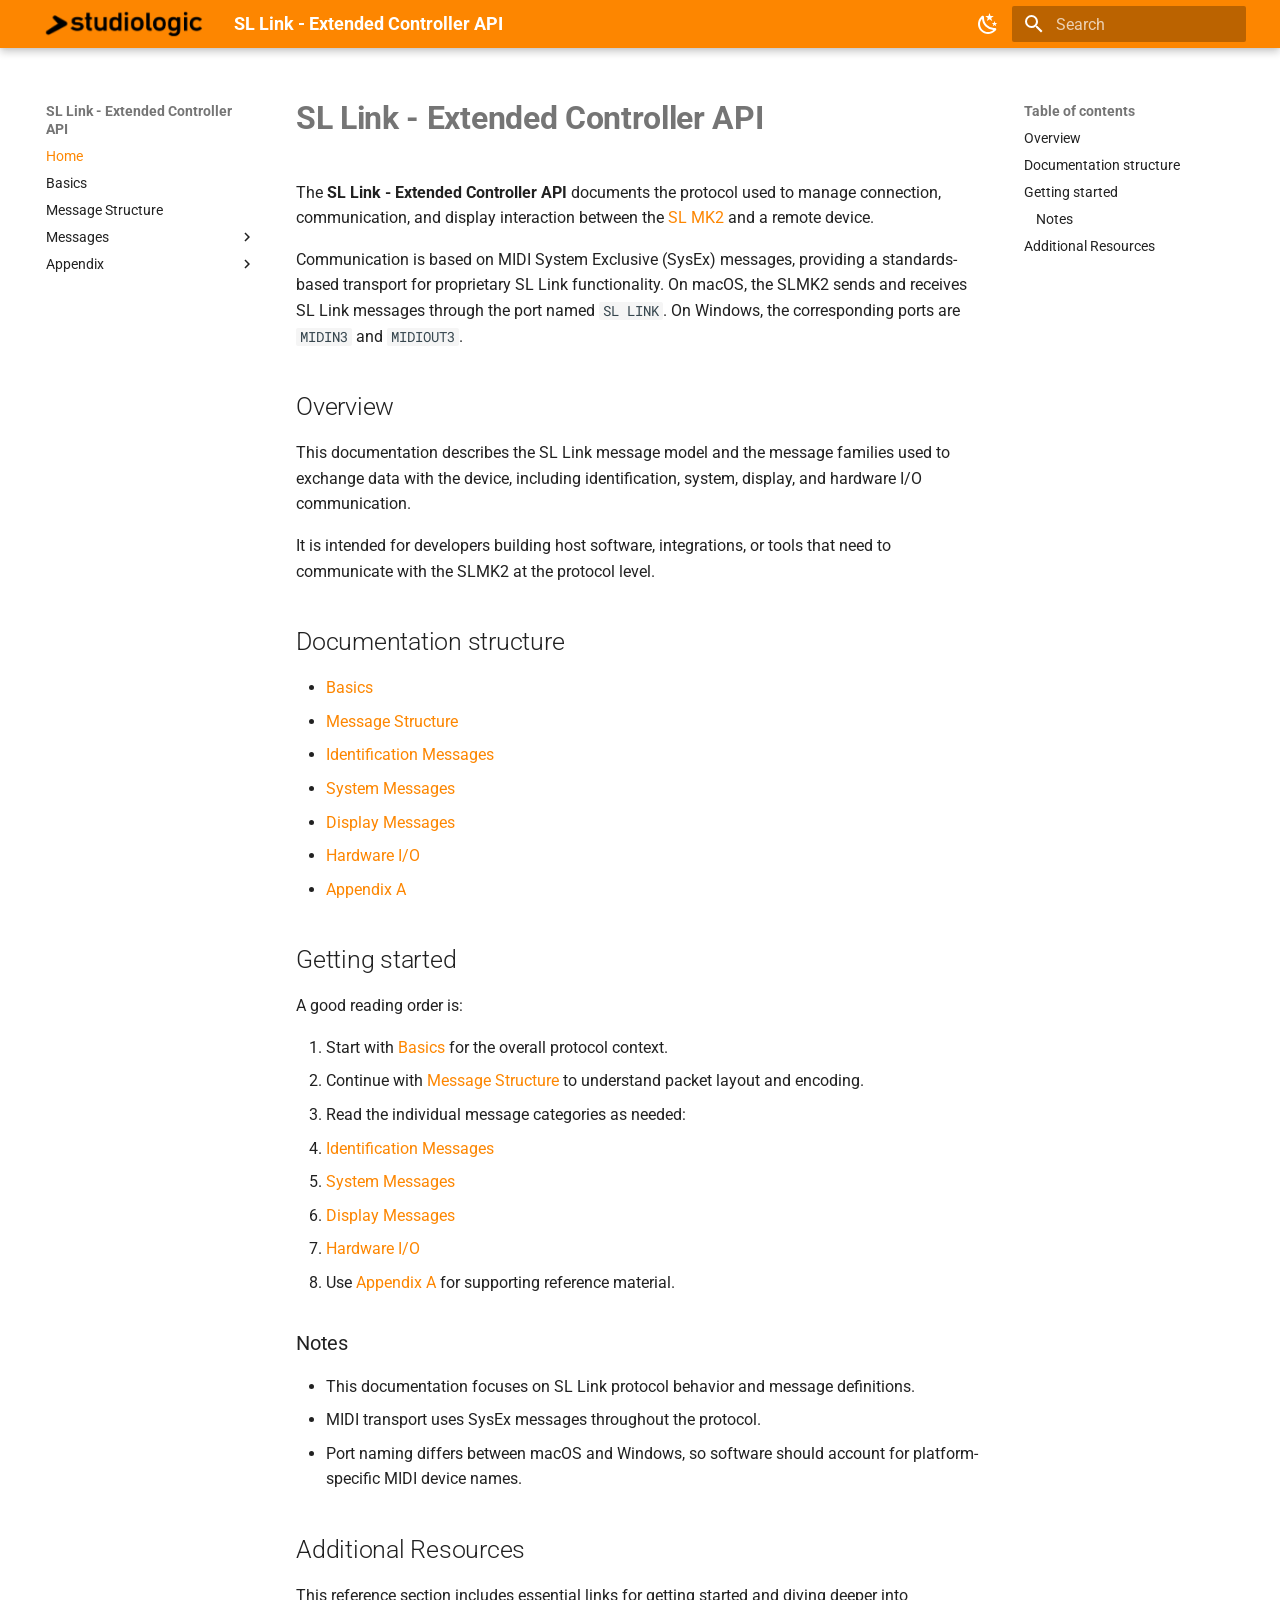
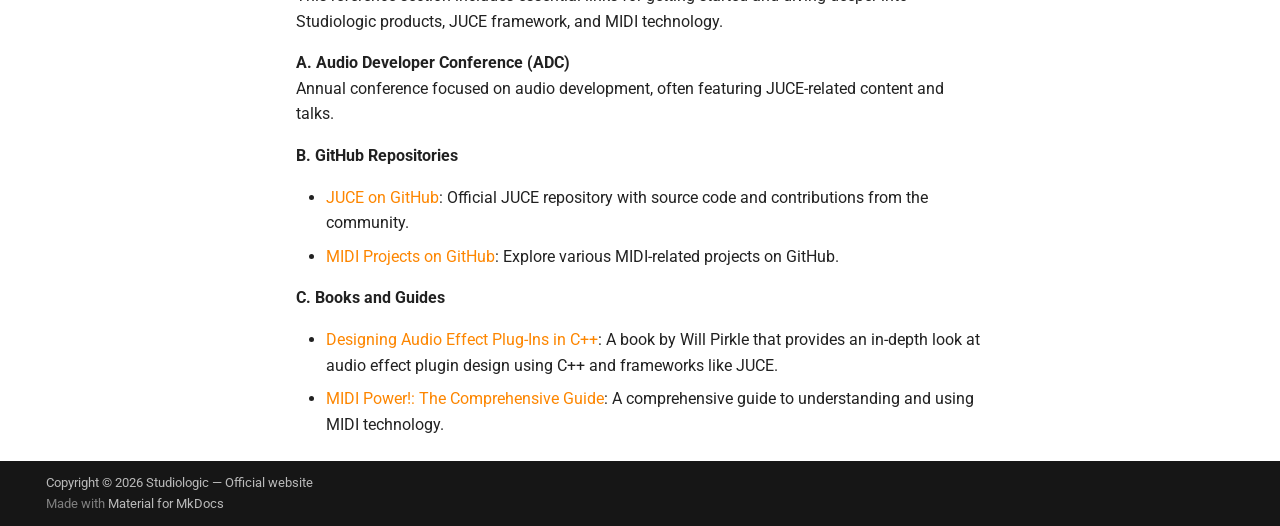
<file: site/index.html>
<!doctype html>
<html lang="en" class="no-js">
  <head>
    
      <meta charset="utf-8">
      <meta name="viewport" content="width=device-width,initial-scale=1">
      
      
      
        <link rel="canonical" href="https://fatarsrl.github.io/sl-link/">
      
      
      
        <link rel="next" href="basics/">
      
      
        
      
      
      <link rel="icon" href="assets/images/favicon.png">
      <meta name="generator" content="mkdocs-1.6.1, mkdocs-material-9.7.6">
    
    
      
        <title>SL Link - Extended Controller API</title>
      
    
    
      <link rel="stylesheet" href="assets/stylesheets/main.484c7ddc.min.css">
      
        
        <link rel="stylesheet" href="assets/stylesheets/palette.ab4e12ef.min.css">
      
      


    
    
      
    
    
      
        
        
        <link rel="preconnect" href="https://fonts.gstatic.com" crossorigin>
        <link rel="stylesheet" href="https://fonts.googleapis.com/css?family=Roboto:300,300i,400,400i,700,700i%7CRoboto+Mono:400,400i,700,700i&display=fallback">
        <style>:root{--md-text-font:"Roboto";--md-code-font:"Roboto Mono"}</style>
      
    
    
      <link rel="stylesheet" href="stylesheets/extra.css">
    
    <script>__md_scope=new URL(".",location),__md_hash=e=>[...e].reduce(((e,_)=>(e<<5)-e+_.charCodeAt(0)),0),__md_get=(e,_=localStorage,t=__md_scope)=>JSON.parse(_.getItem(t.pathname+"."+e)),__md_set=(e,_,t=localStorage,a=__md_scope)=>{try{t.setItem(a.pathname+"."+e,JSON.stringify(_))}catch(e){}}</script>
    
      

    
    
  </head>
  
  
    
    
      
    
    
    
    
    <body dir="ltr" data-md-color-scheme="default" data-md-color-primary="custom" data-md-color-accent="custom">
  
    
    <input class="md-toggle" data-md-toggle="drawer" type="checkbox" id="__drawer" autocomplete="off">
    <input class="md-toggle" data-md-toggle="search" type="checkbox" id="__search" autocomplete="off">
    <label class="md-overlay" for="__drawer"></label>
    <div data-md-component="skip">
      
        
        <a href="#sl-link-extended-controller-api" class="md-skip">
          Skip to content
        </a>
      
    </div>
    <div data-md-component="announce">
      
    </div>
    
    
      

  

<header class="md-header md-header--shadow" data-md-component="header">
  <nav class="md-header__inner md-grid" aria-label="Header">
    <a href="." title="SL Link - Extended Controller API" class="md-header__button md-logo" aria-label="SL Link - Extended Controller API" data-md-component="logo">
      
  <img src="res/studiologic_logo_light.png" alt="logo">

    </a>
    <label class="md-header__button md-icon" for="__drawer">
      
      <svg xmlns="http://www.w3.org/2000/svg" viewBox="0 0 24 24"><path d="M3 6h18v2H3zm0 5h18v2H3zm0 5h18v2H3z"/></svg>
    </label>
    <div class="md-header__title" data-md-component="header-title">
      <div class="md-header__ellipsis">
        <div class="md-header__topic">
          <span class="md-ellipsis">
            SL Link - Extended Controller API
          </span>
        </div>
        <div class="md-header__topic" data-md-component="header-topic">
          <span class="md-ellipsis">
            
              Home
            
          </span>
        </div>
      </div>
    </div>
    
      
        <form class="md-header__option" data-md-component="palette">
  
    
    
    
    <input class="md-option" data-md-color-media="" data-md-color-scheme="default" data-md-color-primary="custom" data-md-color-accent="custom"  aria-label="Switch to dark mode"  type="radio" name="__palette" id="__palette_0">
    
      <label class="md-header__button md-icon" title="Switch to dark mode" for="__palette_1" hidden>
        <svg xmlns="http://www.w3.org/2000/svg" viewBox="0 0 24 24"><path d="m17.75 4.09-2.53 1.94.91 3.06-2.63-1.81-2.63 1.81.91-3.06-2.53-1.94L12.44 4l1.06-3 1.06 3zm3.5 6.91-1.64 1.25.59 1.98-1.7-1.17-1.7 1.17.59-1.98L15.75 11l2.06-.05L18.5 9l.69 1.95zm-2.28 4.95c.83-.08 1.72 1.1 1.19 1.85-.32.45-.66.87-1.08 1.27C15.17 23 8.84 23 4.94 19.07c-3.91-3.9-3.91-10.24 0-14.14.4-.4.82-.76 1.27-1.08.75-.53 1.93.36 1.85 1.19-.27 2.86.69 5.83 2.89 8.02a9.96 9.96 0 0 0 8.02 2.89m-1.64 2.02a12.08 12.08 0 0 1-7.8-3.47c-2.17-2.19-3.33-5-3.49-7.82-2.81 3.14-2.7 7.96.31 10.98 3.02 3.01 7.84 3.12 10.98.31"/></svg>
      </label>
    
  
    
    
    
    <input class="md-option" data-md-color-media="" data-md-color-scheme="slate" data-md-color-primary="custom" data-md-color-accent="custom"  aria-label="Switch to light mode"  type="radio" name="__palette" id="__palette_1">
    
      <label class="md-header__button md-icon" title="Switch to light mode" for="__palette_0" hidden>
        <svg xmlns="http://www.w3.org/2000/svg" viewBox="0 0 24 24"><path d="M12 7a5 5 0 0 1 5 5 5 5 0 0 1-5 5 5 5 0 0 1-5-5 5 5 0 0 1 5-5m0 2a3 3 0 0 0-3 3 3 3 0 0 0 3 3 3 3 0 0 0 3-3 3 3 0 0 0-3-3m0-7 2.39 3.42C13.65 5.15 12.84 5 12 5s-1.65.15-2.39.42zM3.34 7l4.16-.35A7.2 7.2 0 0 0 5.94 8.5c-.44.74-.69 1.5-.83 2.29zm.02 10 1.76-3.77a7.131 7.131 0 0 0 2.38 4.14zM20.65 7l-1.77 3.79a7.02 7.02 0 0 0-2.38-4.15zm-.01 10-4.14.36c.59-.51 1.12-1.14 1.54-1.86.42-.73.69-1.5.83-2.29zM12 22l-2.41-3.44c.74.27 1.55.44 2.41.44.82 0 1.63-.17 2.37-.44z"/></svg>
      </label>
    
  
</form>
      
    
    
      <script>var palette=__md_get("__palette");if(palette&&palette.color){if("(prefers-color-scheme)"===palette.color.media){var media=matchMedia("(prefers-color-scheme: light)"),input=document.querySelector(media.matches?"[data-md-color-media='(prefers-color-scheme: light)']":"[data-md-color-media='(prefers-color-scheme: dark)']");palette.color.media=input.getAttribute("data-md-color-media"),palette.color.scheme=input.getAttribute("data-md-color-scheme"),palette.color.primary=input.getAttribute("data-md-color-primary"),palette.color.accent=input.getAttribute("data-md-color-accent")}for(var[key,value]of Object.entries(palette.color))document.body.setAttribute("data-md-color-"+key,value)}</script>
    
    
    
      
      
        <label class="md-header__button md-icon" for="__search">
          
          <svg xmlns="http://www.w3.org/2000/svg" viewBox="0 0 24 24"><path d="M9.5 3A6.5 6.5 0 0 1 16 9.5c0 1.61-.59 3.09-1.56 4.23l.27.27h.79l5 5-1.5 1.5-5-5v-.79l-.27-.27A6.52 6.52 0 0 1 9.5 16 6.5 6.5 0 0 1 3 9.5 6.5 6.5 0 0 1 9.5 3m0 2C7 5 5 7 5 9.5S7 14 9.5 14 14 12 14 9.5 12 5 9.5 5"/></svg>
        </label>
        <div class="md-search" data-md-component="search" role="dialog">
  <label class="md-search__overlay" for="__search"></label>
  <div class="md-search__inner" role="search">
    <form class="md-search__form" name="search">
      <input type="text" class="md-search__input" name="query" aria-label="Search" placeholder="Search" autocapitalize="off" autocorrect="off" autocomplete="off" spellcheck="false" data-md-component="search-query" required>
      <label class="md-search__icon md-icon" for="__search">
        
        <svg xmlns="http://www.w3.org/2000/svg" viewBox="0 0 24 24"><path d="M9.5 3A6.5 6.5 0 0 1 16 9.5c0 1.61-.59 3.09-1.56 4.23l.27.27h.79l5 5-1.5 1.5-5-5v-.79l-.27-.27A6.52 6.52 0 0 1 9.5 16 6.5 6.5 0 0 1 3 9.5 6.5 6.5 0 0 1 9.5 3m0 2C7 5 5 7 5 9.5S7 14 9.5 14 14 12 14 9.5 12 5 9.5 5"/></svg>
        
        <svg xmlns="http://www.w3.org/2000/svg" viewBox="0 0 24 24"><path d="M20 11v2H8l5.5 5.5-1.42 1.42L4.16 12l7.92-7.92L13.5 5.5 8 11z"/></svg>
      </label>
      <nav class="md-search__options" aria-label="Search">
        
        <button type="reset" class="md-search__icon md-icon" title="Clear" aria-label="Clear" tabindex="-1">
          
          <svg xmlns="http://www.w3.org/2000/svg" viewBox="0 0 24 24"><path d="M19 6.41 17.59 5 12 10.59 6.41 5 5 6.41 10.59 12 5 17.59 6.41 19 12 13.41 17.59 19 19 17.59 13.41 12z"/></svg>
        </button>
      </nav>
      
    </form>
    <div class="md-search__output">
      <div class="md-search__scrollwrap" tabindex="0" data-md-scrollfix>
        <div class="md-search-result" data-md-component="search-result">
          <div class="md-search-result__meta">
            Initializing search
          </div>
          <ol class="md-search-result__list" role="presentation"></ol>
        </div>
      </div>
    </div>
  </div>
</div>
      
    
    
  </nav>
  
</header>
    
    <div class="md-container" data-md-component="container">
      
      
        
          
        
      
      <main class="md-main" data-md-component="main">
        <div class="md-main__inner md-grid">
          
            
              
              <div class="md-sidebar md-sidebar--primary" data-md-component="sidebar" data-md-type="navigation" >
                <div class="md-sidebar__scrollwrap">
                  <div class="md-sidebar__inner">
                    



<nav class="md-nav md-nav--primary" aria-label="Navigation" data-md-level="0">
  <label class="md-nav__title" for="__drawer">
    <a href="." title="SL Link - Extended Controller API" class="md-nav__button md-logo" aria-label="SL Link - Extended Controller API" data-md-component="logo">
      
  <img src="res/studiologic_logo_light.png" alt="logo">

    </a>
    SL Link - Extended Controller API
  </label>
  
  <ul class="md-nav__list" data-md-scrollfix>
    
      
      
  
  
    
  
  
  
    <li class="md-nav__item md-nav__item--active">
      
      <input class="md-nav__toggle md-toggle" type="checkbox" id="__toc">
      
      
        
      
      
        <label class="md-nav__link md-nav__link--active" for="__toc">
          
  
  
  <span class="md-ellipsis">
    
  
    Home
  

    
  </span>
  
  

          <span class="md-nav__icon md-icon"></span>
        </label>
      
      <a href="." class="md-nav__link md-nav__link--active">
        
  
  
  <span class="md-ellipsis">
    
  
    Home
  

    
  </span>
  
  

      </a>
      
        

<nav class="md-nav md-nav--secondary" aria-label="Table of contents">
  
  
  
    
  
  
    <label class="md-nav__title" for="__toc">
      <span class="md-nav__icon md-icon"></span>
      Table of contents
    </label>
    <ul class="md-nav__list" data-md-component="toc" data-md-scrollfix>
      
        <li class="md-nav__item">
  <a href="#overview" class="md-nav__link">
    <span class="md-ellipsis">
      
        Overview
      
    </span>
  </a>
  
</li>
      
        <li class="md-nav__item">
  <a href="#documentation-structure" class="md-nav__link">
    <span class="md-ellipsis">
      
        Documentation structure
      
    </span>
  </a>
  
</li>
      
        <li class="md-nav__item">
  <a href="#getting-started" class="md-nav__link">
    <span class="md-ellipsis">
      
        Getting started
      
    </span>
  </a>
  
    <nav class="md-nav" aria-label="Getting started">
      <ul class="md-nav__list">
        
          <li class="md-nav__item">
  <a href="#notes" class="md-nav__link">
    <span class="md-ellipsis">
      
        Notes
      
    </span>
  </a>
  
</li>
        
      </ul>
    </nav>
  
</li>
      
        <li class="md-nav__item">
  <a href="#additional-resources" class="md-nav__link">
    <span class="md-ellipsis">
      
        Additional Resources
      
    </span>
  </a>
  
</li>
      
    </ul>
  
</nav>
      
    </li>
  

    
      
      
  
  
  
  
    <li class="md-nav__item">
      <a href="basics/" class="md-nav__link">
        
  
  
  <span class="md-ellipsis">
    
  
    Basics
  

    
  </span>
  
  

      </a>
    </li>
  

    
      
      
  
  
  
  
    <li class="md-nav__item">
      <a href="message-structure/" class="md-nav__link">
        
  
  
  <span class="md-ellipsis">
    
  
    Message Structure
  

    
  </span>
  
  

      </a>
    </li>
  

    
      
      
  
  
  
  
    
    
    
    
    
    <li class="md-nav__item md-nav__item--nested">
      
        
        
        <input class="md-nav__toggle md-toggle " type="checkbox" id="__nav_4" >
        
          
          <label class="md-nav__link" for="__nav_4" id="__nav_4_label" tabindex="0">
            
  
  
  <span class="md-ellipsis">
    
  
    Messages
  

    
  </span>
  
  

            <span class="md-nav__icon md-icon"></span>
          </label>
        
        <nav class="md-nav" data-md-level="1" aria-labelledby="__nav_4_label" aria-expanded="false">
          <label class="md-nav__title" for="__nav_4">
            <span class="md-nav__icon md-icon"></span>
            
  
    Messages
  

          </label>
          <ul class="md-nav__list" data-md-scrollfix>
            
              
                
  
  
  
  
    <li class="md-nav__item">
      <a href="identification-messages/" class="md-nav__link">
        
  
  
  <span class="md-ellipsis">
    
  
    Identification Messages
  

    
  </span>
  
  

      </a>
    </li>
  

              
            
              
                
  
  
  
  
    <li class="md-nav__item">
      <a href="system-messages/" class="md-nav__link">
        
  
  
  <span class="md-ellipsis">
    
  
    System Messages
  

    
  </span>
  
  

      </a>
    </li>
  

              
            
              
                
  
  
  
  
    <li class="md-nav__item">
      <a href="display-messages/" class="md-nav__link">
        
  
  
  <span class="md-ellipsis">
    
  
    Display Messages
  

    
  </span>
  
  

      </a>
    </li>
  

              
            
              
                
  
  
  
  
    <li class="md-nav__item">
      <a href="hardware-io/" class="md-nav__link">
        
  
  
  <span class="md-ellipsis">
    
  
    Hardware I/O
  

    
  </span>
  
  

      </a>
    </li>
  

              
            
          </ul>
        </nav>
      
    </li>
  

    
      
      
  
  
  
  
    
    
    
    
    
    <li class="md-nav__item md-nav__item--nested">
      
        
        
        <input class="md-nav__toggle md-toggle " type="checkbox" id="__nav_5" >
        
          
          <label class="md-nav__link" for="__nav_5" id="__nav_5_label" tabindex="0">
            
  
  
  <span class="md-ellipsis">
    
  
    Appendix
  

    
  </span>
  
  

            <span class="md-nav__icon md-icon"></span>
          </label>
        
        <nav class="md-nav" data-md-level="1" aria-labelledby="__nav_5_label" aria-expanded="false">
          <label class="md-nav__title" for="__nav_5">
            <span class="md-nav__icon md-icon"></span>
            
  
    Appendix
  

          </label>
          <ul class="md-nav__list" data-md-scrollfix>
            
              
                
  
  
  
  
    <li class="md-nav__item">
      <a href="appendix-a/" class="md-nav__link">
        
  
  
  <span class="md-ellipsis">
    
  
    Appendix A
  

    
  </span>
  
  

      </a>
    </li>
  

              
            
          </ul>
        </nav>
      
    </li>
  

    
  </ul>
</nav>
                  </div>
                </div>
              </div>
            
            
              
              <div class="md-sidebar md-sidebar--secondary" data-md-component="sidebar" data-md-type="toc" >
                <div class="md-sidebar__scrollwrap">
                  <div class="md-sidebar__inner">
                    

<nav class="md-nav md-nav--secondary" aria-label="Table of contents">
  
  
  
    
  
  
    <label class="md-nav__title" for="__toc">
      <span class="md-nav__icon md-icon"></span>
      Table of contents
    </label>
    <ul class="md-nav__list" data-md-component="toc" data-md-scrollfix>
      
        <li class="md-nav__item">
  <a href="#overview" class="md-nav__link">
    <span class="md-ellipsis">
      
        Overview
      
    </span>
  </a>
  
</li>
      
        <li class="md-nav__item">
  <a href="#documentation-structure" class="md-nav__link">
    <span class="md-ellipsis">
      
        Documentation structure
      
    </span>
  </a>
  
</li>
      
        <li class="md-nav__item">
  <a href="#getting-started" class="md-nav__link">
    <span class="md-ellipsis">
      
        Getting started
      
    </span>
  </a>
  
    <nav class="md-nav" aria-label="Getting started">
      <ul class="md-nav__list">
        
          <li class="md-nav__item">
  <a href="#notes" class="md-nav__link">
    <span class="md-ellipsis">
      
        Notes
      
    </span>
  </a>
  
</li>
        
      </ul>
    </nav>
  
</li>
      
        <li class="md-nav__item">
  <a href="#additional-resources" class="md-nav__link">
    <span class="md-ellipsis">
      
        Additional Resources
      
    </span>
  </a>
  
</li>
      
    </ul>
  
</nav>
                  </div>
                </div>
              </div>
            
          
          
            <div class="md-content" data-md-component="content">
              
              <article class="md-content__inner md-typeset">
                
                  



<h1 id="sl-link-extended-controller-api"><strong>SL Link - Extended Controller API</strong></h1>
<p>The <strong>SL Link - Extended Controller API</strong> documents the protocol used to manage connection, communication, and display interaction between the <a href="https://www.studiologic-music.com/products/slmk2/">SL MK2</a> and a remote device.</p>
<p>Communication is based on MIDI System Exclusive (SysEx) messages, providing a standards-based transport for proprietary SL Link functionality. On macOS, the SLMK2 sends and receives SL Link messages through the port named <code>SL LINK</code>. On Windows, the corresponding ports are <code>MIDIN3</code> and <code>MIDIOUT3</code>.</p>
<h2 id="overview">Overview</h2>
<p>This documentation describes the SL Link message model and the message families used to exchange data with the device, including identification, system, display, and hardware I/O communication.</p>
<p>It is intended for developers building host software, integrations, or tools that need to communicate with the SLMK2 at the protocol level.</p>
<h2 id="documentation-structure">Documentation structure</h2>
<ul>
<li><a href="basics/">Basics</a></li>
<li><a href="message-structure/">Message Structure</a></li>
<li><a href="identification-messages/">Identification Messages</a></li>
<li><a href="system-messages/">System Messages</a></li>
<li><a href="display-messages/">Display Messages</a></li>
<li><a href="hardware-io/">Hardware I/O</a></li>
<li><a href="appendix-a/">Appendix A</a></li>
</ul>
<h2 id="getting-started">Getting started</h2>
<p>A good reading order is:</p>
<ol>
<li>Start with <a href="basics/">Basics</a> for the overall protocol context.</li>
<li>Continue with <a href="message-structure/">Message Structure</a> to understand packet layout and encoding.</li>
<li>Read the individual message categories as needed:</li>
<li><a href="identification-messages/">Identification Messages</a></li>
<li><a href="system-messages/">System Messages</a></li>
<li><a href="display-messages/">Display Messages</a></li>
<li><a href="hardware-io/">Hardware I/O</a></li>
<li>Use <a href="appendix-a/">Appendix A</a> for supporting reference material.</li>
</ol>
<h3 id="notes">Notes</h3>
<ul>
<li>This documentation focuses on SL Link protocol behavior and message definitions.</li>
<li>MIDI transport uses SysEx messages throughout the protocol.</li>
<li>Port naming differs between macOS and Windows, so software should account for platform-specific MIDI device names.</li>
</ul>
<h2 id="additional-resources">Additional Resources</h2>
<p>This reference section includes essential links for getting started and diving deeper into Studiologic products, JUCE framework, and MIDI technology.</p>
<p><strong>A. Audio Developer Conference (ADC)</strong><br />
Annual conference focused on audio development, often featuring JUCE-related content and talks.</p>
<p><strong>B. GitHub Repositories</strong> </p>
<ul>
<li><a href="https://github.com/juce-framework/JUCE">JUCE on GitHub</a>: Official JUCE repository with source code and contributions from the community.  </li>
<li><a href="https://github.com/topics/midi">MIDI Projects on GitHub</a>: Explore various MIDI-related projects on GitHub.</li>
</ul>
<p><strong>C. Books and Guides</strong></p>
<ul>
<li><a href="https://www.amazon.com/Designing-Audio-Effect-Plug-Ins-Software/dp/1138499710">Designing Audio Effect Plug-Ins in C++</a>: A book by Will Pirkle that provides an in-depth look at audio effect plugin design using C++ and frameworks like JUCE.</li>
<li><a href="https://www.amazon.com/MIDI-Power-Comprehensive-Robert-Gu%C3%A9rin/dp/1598630842">MIDI Power!: The Comprehensive Guide</a>: A comprehensive guide to understanding and using MIDI technology.</li>
</ul>












                
              </article>
            </div>
          
          
<script>var target=document.getElementById(location.hash.slice(1));target&&target.name&&(target.checked=target.name.startsWith("__tabbed_"))</script>
        </div>
        
      </main>
      
        <footer class="md-footer">
  
  <div class="md-footer-meta md-typeset">
    <div class="md-footer-meta__inner md-grid">
      <div class="md-copyright">
  
    <div class="md-copyright__highlight">
      Copyright &copy; 2026 Studiologic — <a href="https://www.studiologic-music.com" target="_blank" rel="noopener noreferrer">
  Official website
</a>
    </div>
  
  
    Made with
    <a href="https://squidfunk.github.io/mkdocs-material/" target="_blank" rel="noopener">
      Material for MkDocs
    </a>
  
</div>
      
    </div>
  </div>
</footer>
      
    </div>
    <div class="md-dialog" data-md-component="dialog">
      <div class="md-dialog__inner md-typeset"></div>
    </div>
    
    
    
      
      
      <script id="__config" type="application/json">{"annotate": null, "base": ".", "features": [], "search": "assets/javascripts/workers/search.2c215733.min.js", "tags": null, "translations": {"clipboard.copied": "Copied to clipboard", "clipboard.copy": "Copy to clipboard", "search.result.more.one": "1 more on this page", "search.result.more.other": "# more on this page", "search.result.none": "No matching documents", "search.result.one": "1 matching document", "search.result.other": "# matching documents", "search.result.placeholder": "Type to start searching", "search.result.term.missing": "Missing", "select.version": "Select version"}, "version": null}</script>
    
    
      <script src="assets/javascripts/bundle.79ae519e.min.js"></script>
      
    
  </body>
</html>
</file>
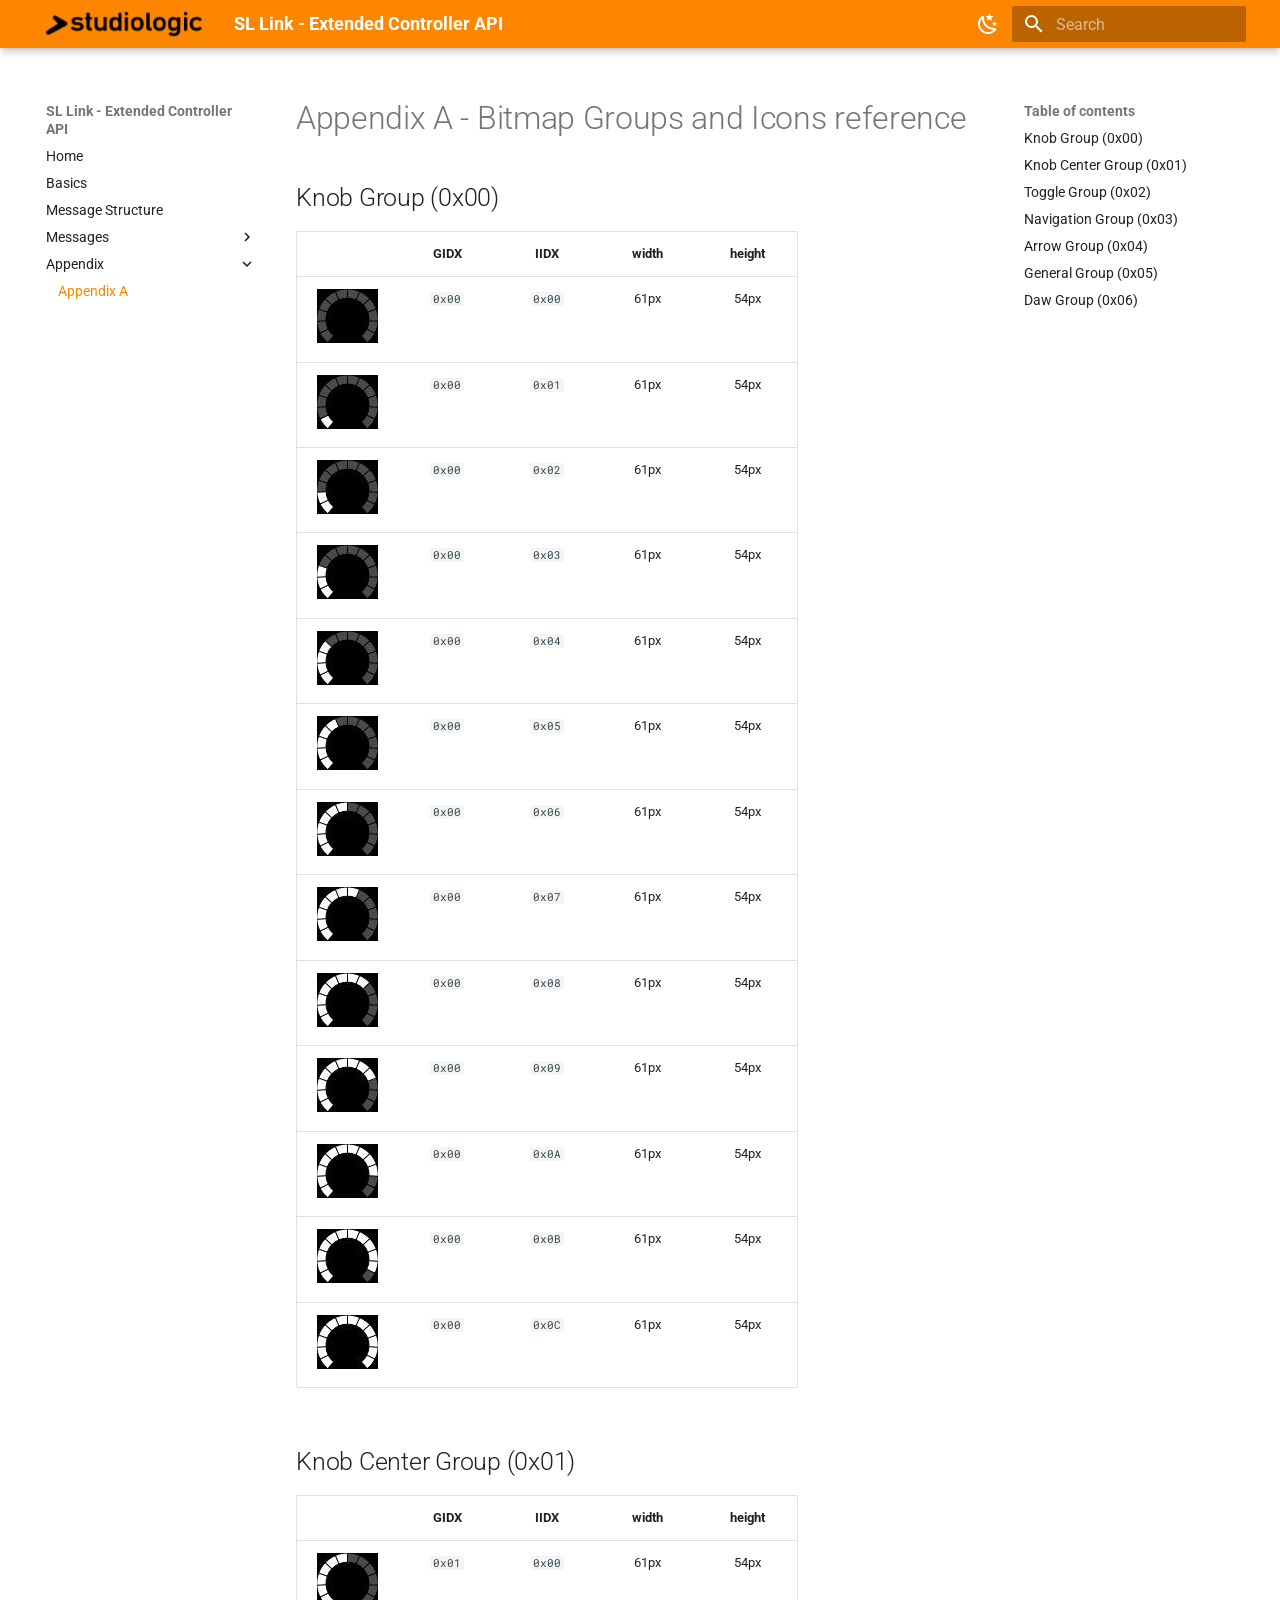
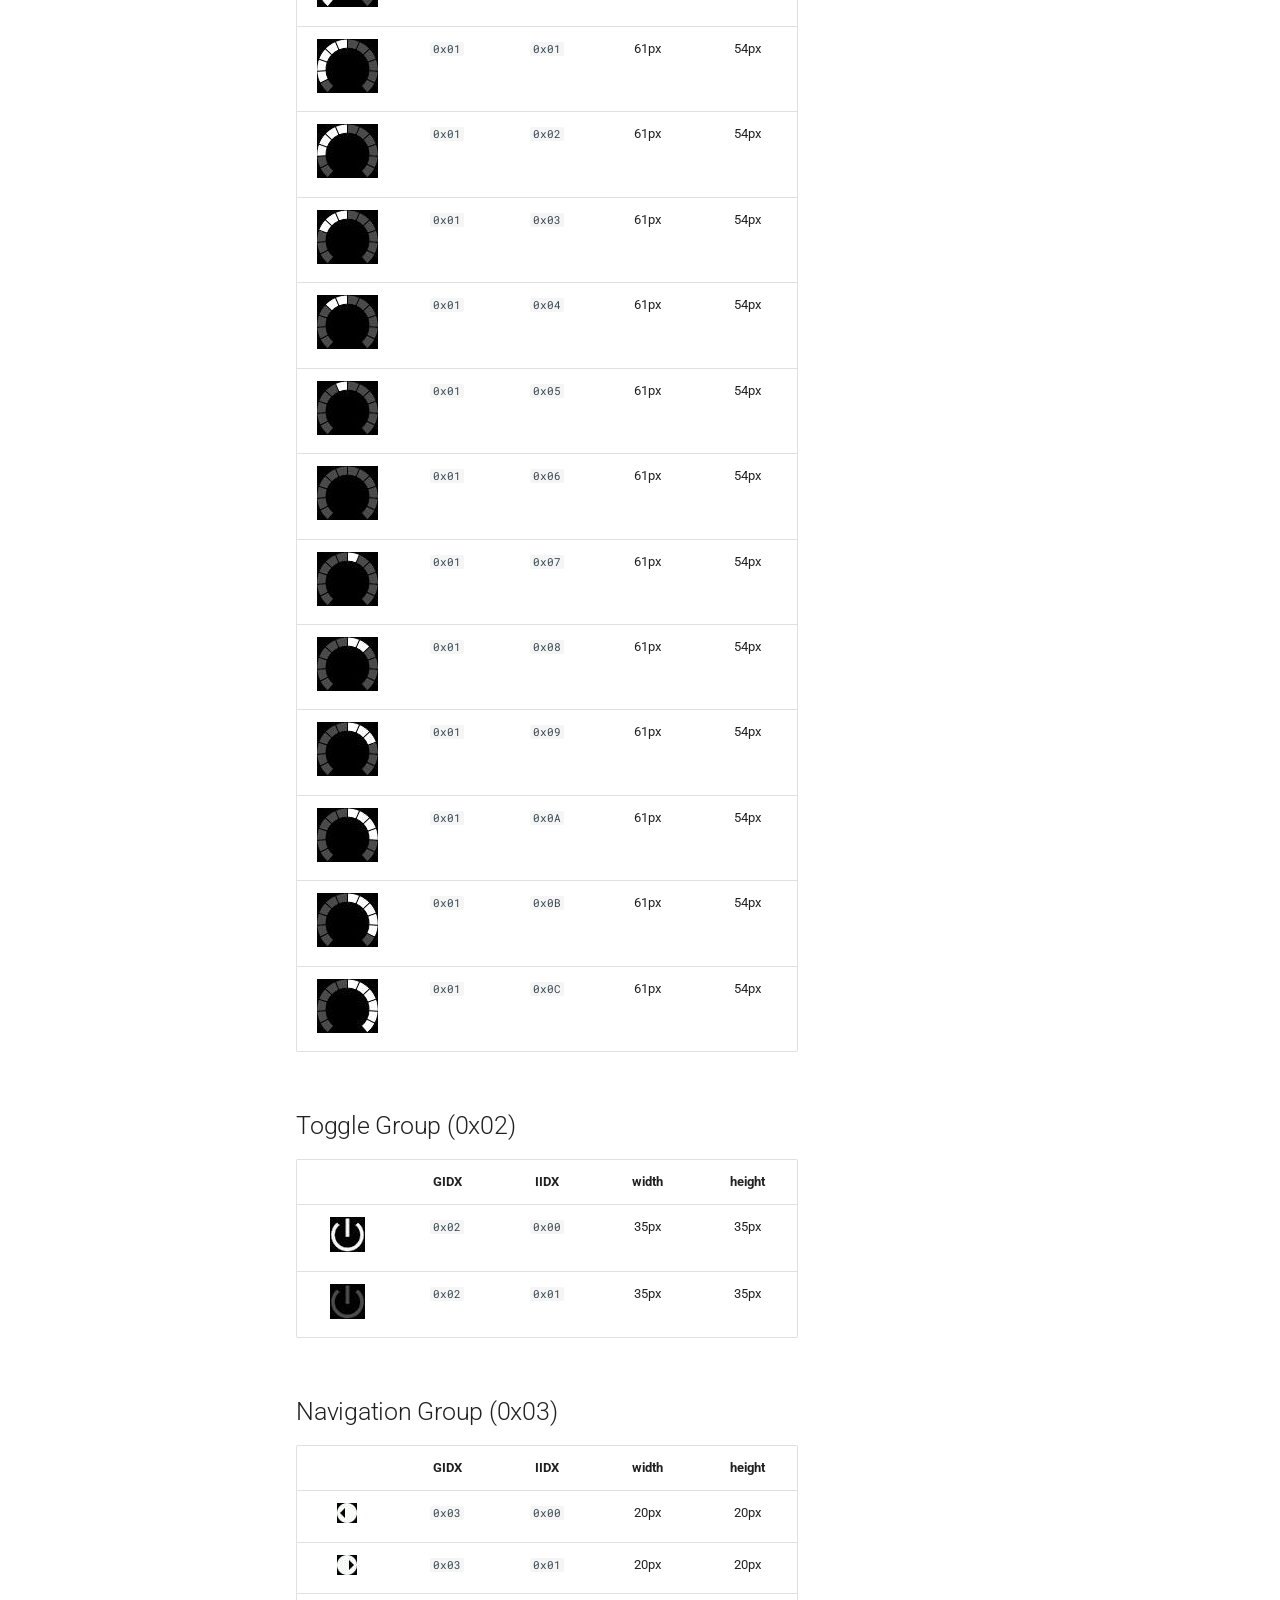
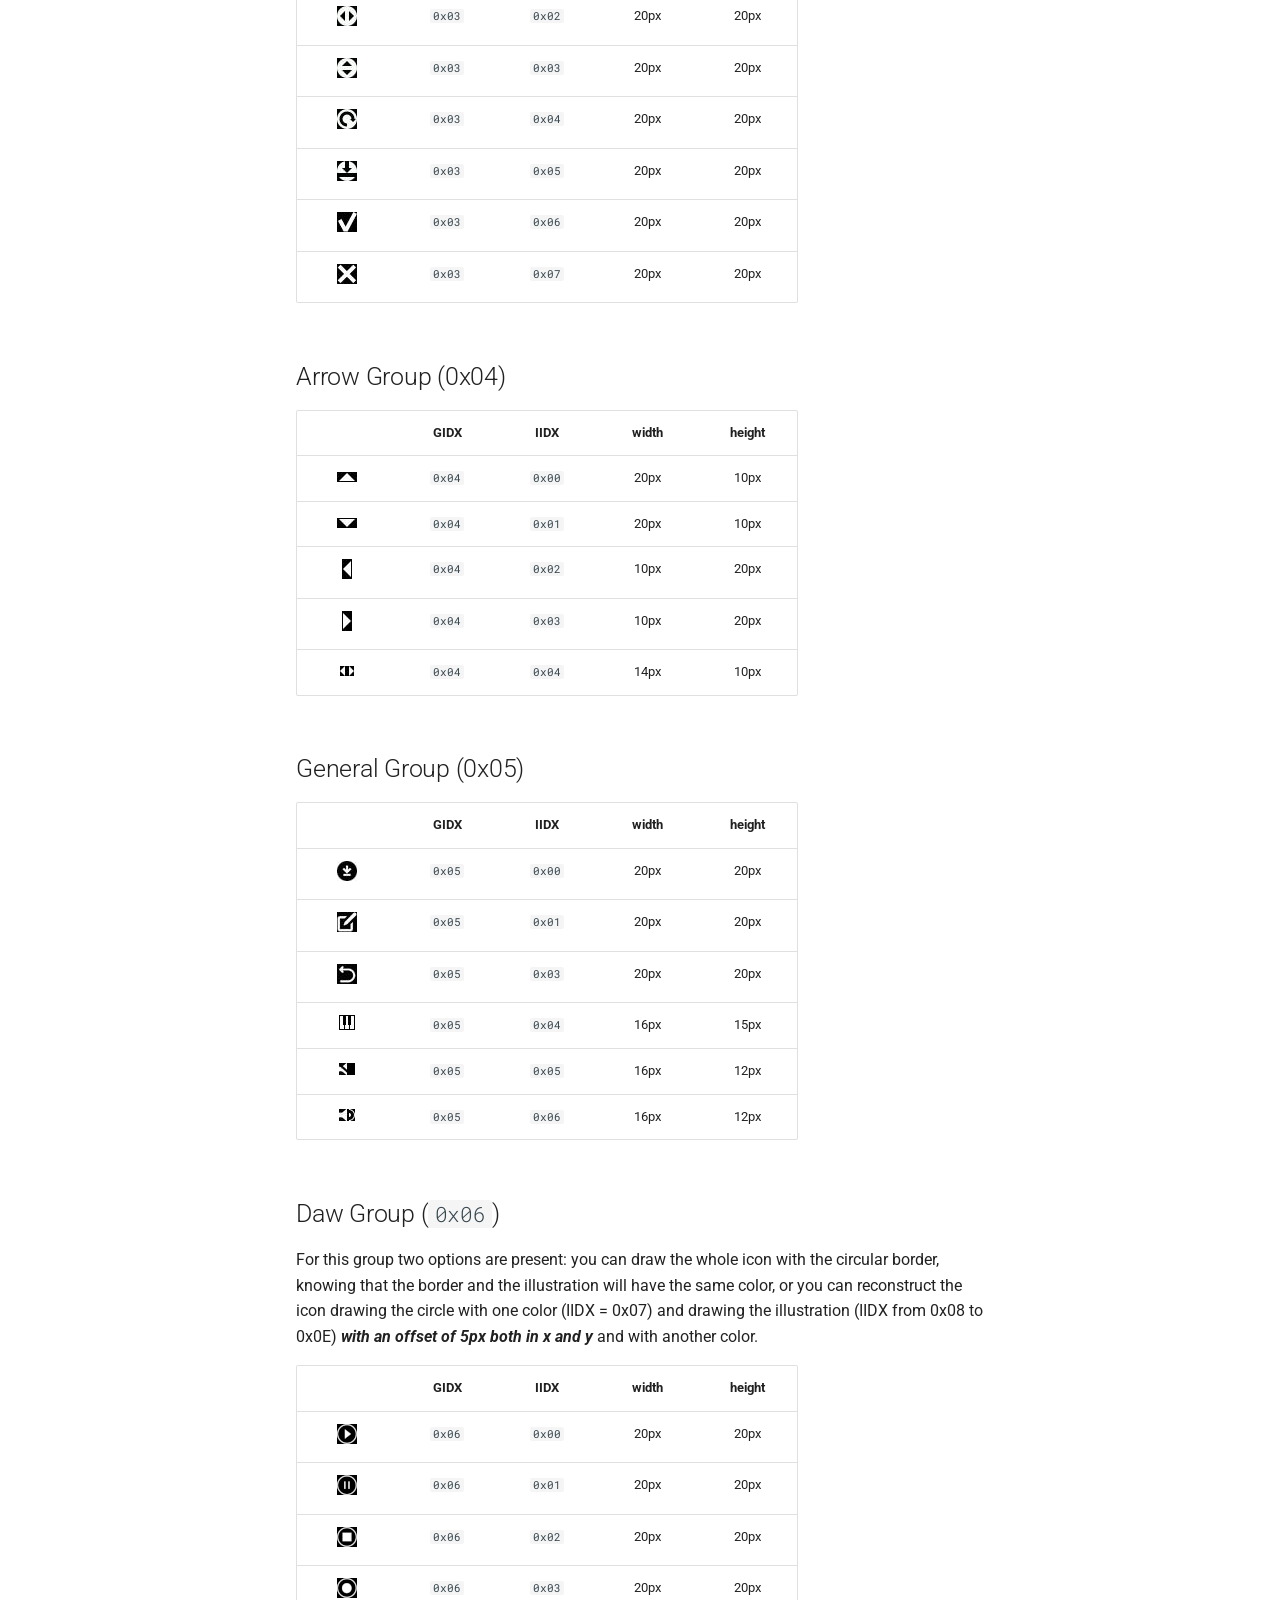
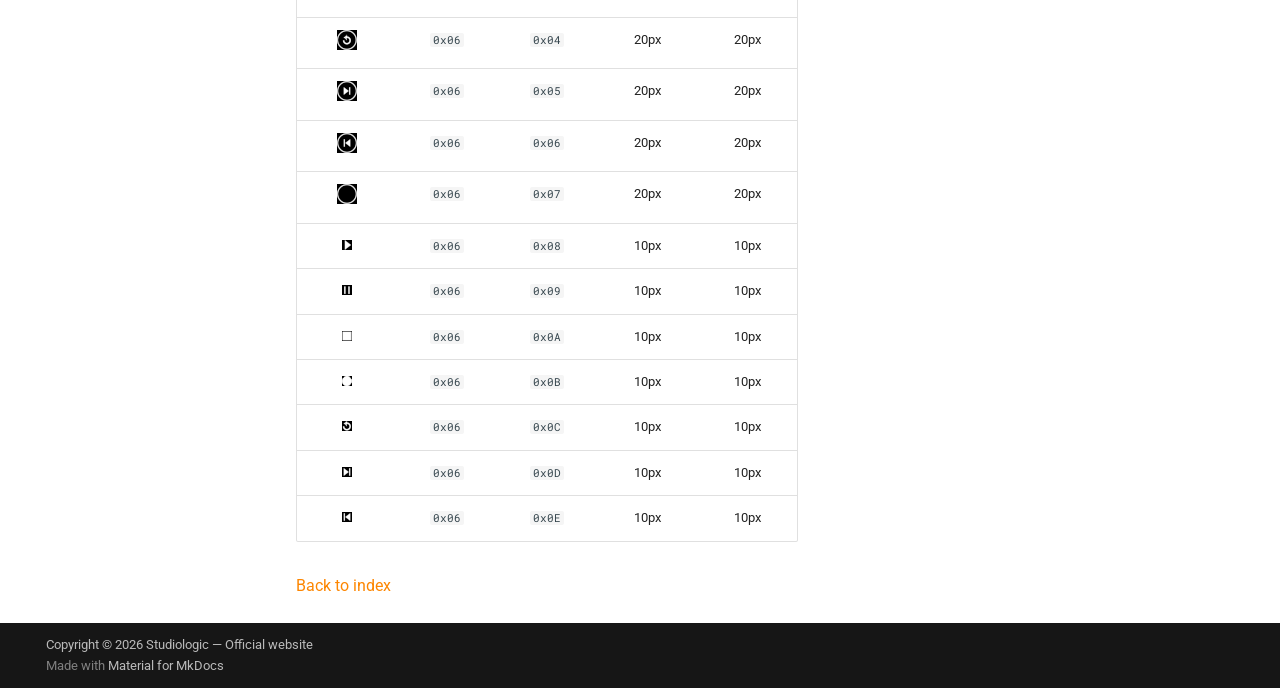
<file: site/appendix-a/index.html>
<!doctype html>
<html lang="en" class="no-js">
  <head>
    
      <meta charset="utf-8">
      <meta name="viewport" content="width=device-width,initial-scale=1">
      
      
      
        <link rel="canonical" href="https://fatarsrl.github.io/sl-link/appendix-a/">
      
      
        <link rel="prev" href="../hardware-io/">
      
      
      
        
      
      
      <link rel="icon" href="../assets/images/favicon.png">
      <meta name="generator" content="mkdocs-1.6.1, mkdocs-material-9.7.6">
    
    
      
        <title>Appendix A - SL Link - Extended Controller API</title>
      
    
    
      <link rel="stylesheet" href="../assets/stylesheets/main.484c7ddc.min.css">
      
        
        <link rel="stylesheet" href="../assets/stylesheets/palette.ab4e12ef.min.css">
      
      


    
    
      
    
    
      
        
        
        <link rel="preconnect" href="https://fonts.gstatic.com" crossorigin>
        <link rel="stylesheet" href="https://fonts.googleapis.com/css?family=Roboto:300,300i,400,400i,700,700i%7CRoboto+Mono:400,400i,700,700i&display=fallback">
        <style>:root{--md-text-font:"Roboto";--md-code-font:"Roboto Mono"}</style>
      
    
    
      <link rel="stylesheet" href="../stylesheets/extra.css">
    
    <script>__md_scope=new URL("..",location),__md_hash=e=>[...e].reduce(((e,_)=>(e<<5)-e+_.charCodeAt(0)),0),__md_get=(e,_=localStorage,t=__md_scope)=>JSON.parse(_.getItem(t.pathname+"."+e)),__md_set=(e,_,t=localStorage,a=__md_scope)=>{try{t.setItem(a.pathname+"."+e,JSON.stringify(_))}catch(e){}}</script>
    
      

    
    
  </head>
  
  
    
    
      
    
    
    
    
    <body dir="ltr" data-md-color-scheme="default" data-md-color-primary="custom" data-md-color-accent="custom">
  
    
    <input class="md-toggle" data-md-toggle="drawer" type="checkbox" id="__drawer" autocomplete="off">
    <input class="md-toggle" data-md-toggle="search" type="checkbox" id="__search" autocomplete="off">
    <label class="md-overlay" for="__drawer"></label>
    <div data-md-component="skip">
      
        
        <a href="#appendix-a-bitmap-groups-and-icons-reference" class="md-skip">
          Skip to content
        </a>
      
    </div>
    <div data-md-component="announce">
      
    </div>
    
    
      

  

<header class="md-header md-header--shadow" data-md-component="header">
  <nav class="md-header__inner md-grid" aria-label="Header">
    <a href=".." title="SL Link - Extended Controller API" class="md-header__button md-logo" aria-label="SL Link - Extended Controller API" data-md-component="logo">
      
  <img src="../res/studiologic_logo_light.png" alt="logo">

    </a>
    <label class="md-header__button md-icon" for="__drawer">
      
      <svg xmlns="http://www.w3.org/2000/svg" viewBox="0 0 24 24"><path d="M3 6h18v2H3zm0 5h18v2H3zm0 5h18v2H3z"/></svg>
    </label>
    <div class="md-header__title" data-md-component="header-title">
      <div class="md-header__ellipsis">
        <div class="md-header__topic">
          <span class="md-ellipsis">
            SL Link - Extended Controller API
          </span>
        </div>
        <div class="md-header__topic" data-md-component="header-topic">
          <span class="md-ellipsis">
            
              Appendix A
            
          </span>
        </div>
      </div>
    </div>
    
      
        <form class="md-header__option" data-md-component="palette">
  
    
    
    
    <input class="md-option" data-md-color-media="" data-md-color-scheme="default" data-md-color-primary="custom" data-md-color-accent="custom"  aria-label="Switch to dark mode"  type="radio" name="__palette" id="__palette_0">
    
      <label class="md-header__button md-icon" title="Switch to dark mode" for="__palette_1" hidden>
        <svg xmlns="http://www.w3.org/2000/svg" viewBox="0 0 24 24"><path d="m17.75 4.09-2.53 1.94.91 3.06-2.63-1.81-2.63 1.81.91-3.06-2.53-1.94L12.44 4l1.06-3 1.06 3zm3.5 6.91-1.64 1.25.59 1.98-1.7-1.17-1.7 1.17.59-1.98L15.75 11l2.06-.05L18.5 9l.69 1.95zm-2.28 4.95c.83-.08 1.72 1.1 1.19 1.85-.32.45-.66.87-1.08 1.27C15.17 23 8.84 23 4.94 19.07c-3.91-3.9-3.91-10.24 0-14.14.4-.4.82-.76 1.27-1.08.75-.53 1.93.36 1.85 1.19-.27 2.86.69 5.83 2.89 8.02a9.96 9.96 0 0 0 8.02 2.89m-1.64 2.02a12.08 12.08 0 0 1-7.8-3.47c-2.17-2.19-3.33-5-3.49-7.82-2.81 3.14-2.7 7.96.31 10.98 3.02 3.01 7.84 3.12 10.98.31"/></svg>
      </label>
    
  
    
    
    
    <input class="md-option" data-md-color-media="" data-md-color-scheme="slate" data-md-color-primary="custom" data-md-color-accent="custom"  aria-label="Switch to light mode"  type="radio" name="__palette" id="__palette_1">
    
      <label class="md-header__button md-icon" title="Switch to light mode" for="__palette_0" hidden>
        <svg xmlns="http://www.w3.org/2000/svg" viewBox="0 0 24 24"><path d="M12 7a5 5 0 0 1 5 5 5 5 0 0 1-5 5 5 5 0 0 1-5-5 5 5 0 0 1 5-5m0 2a3 3 0 0 0-3 3 3 3 0 0 0 3 3 3 3 0 0 0 3-3 3 3 0 0 0-3-3m0-7 2.39 3.42C13.65 5.15 12.84 5 12 5s-1.65.15-2.39.42zM3.34 7l4.16-.35A7.2 7.2 0 0 0 5.94 8.5c-.44.74-.69 1.5-.83 2.29zm.02 10 1.76-3.77a7.131 7.131 0 0 0 2.38 4.14zM20.65 7l-1.77 3.79a7.02 7.02 0 0 0-2.38-4.15zm-.01 10-4.14.36c.59-.51 1.12-1.14 1.54-1.86.42-.73.69-1.5.83-2.29zM12 22l-2.41-3.44c.74.27 1.55.44 2.41.44.82 0 1.63-.17 2.37-.44z"/></svg>
      </label>
    
  
</form>
      
    
    
      <script>var palette=__md_get("__palette");if(palette&&palette.color){if("(prefers-color-scheme)"===palette.color.media){var media=matchMedia("(prefers-color-scheme: light)"),input=document.querySelector(media.matches?"[data-md-color-media='(prefers-color-scheme: light)']":"[data-md-color-media='(prefers-color-scheme: dark)']");palette.color.media=input.getAttribute("data-md-color-media"),palette.color.scheme=input.getAttribute("data-md-color-scheme"),palette.color.primary=input.getAttribute("data-md-color-primary"),palette.color.accent=input.getAttribute("data-md-color-accent")}for(var[key,value]of Object.entries(palette.color))document.body.setAttribute("data-md-color-"+key,value)}</script>
    
    
    
      
      
        <label class="md-header__button md-icon" for="__search">
          
          <svg xmlns="http://www.w3.org/2000/svg" viewBox="0 0 24 24"><path d="M9.5 3A6.5 6.5 0 0 1 16 9.5c0 1.61-.59 3.09-1.56 4.23l.27.27h.79l5 5-1.5 1.5-5-5v-.79l-.27-.27A6.52 6.52 0 0 1 9.5 16 6.5 6.5 0 0 1 3 9.5 6.5 6.5 0 0 1 9.5 3m0 2C7 5 5 7 5 9.5S7 14 9.5 14 14 12 14 9.5 12 5 9.5 5"/></svg>
        </label>
        <div class="md-search" data-md-component="search" role="dialog">
  <label class="md-search__overlay" for="__search"></label>
  <div class="md-search__inner" role="search">
    <form class="md-search__form" name="search">
      <input type="text" class="md-search__input" name="query" aria-label="Search" placeholder="Search" autocapitalize="off" autocorrect="off" autocomplete="off" spellcheck="false" data-md-component="search-query" required>
      <label class="md-search__icon md-icon" for="__search">
        
        <svg xmlns="http://www.w3.org/2000/svg" viewBox="0 0 24 24"><path d="M9.5 3A6.5 6.5 0 0 1 16 9.5c0 1.61-.59 3.09-1.56 4.23l.27.27h.79l5 5-1.5 1.5-5-5v-.79l-.27-.27A6.52 6.52 0 0 1 9.5 16 6.5 6.5 0 0 1 3 9.5 6.5 6.5 0 0 1 9.5 3m0 2C7 5 5 7 5 9.5S7 14 9.5 14 14 12 14 9.5 12 5 9.5 5"/></svg>
        
        <svg xmlns="http://www.w3.org/2000/svg" viewBox="0 0 24 24"><path d="M20 11v2H8l5.5 5.5-1.42 1.42L4.16 12l7.92-7.92L13.5 5.5 8 11z"/></svg>
      </label>
      <nav class="md-search__options" aria-label="Search">
        
        <button type="reset" class="md-search__icon md-icon" title="Clear" aria-label="Clear" tabindex="-1">
          
          <svg xmlns="http://www.w3.org/2000/svg" viewBox="0 0 24 24"><path d="M19 6.41 17.59 5 12 10.59 6.41 5 5 6.41 10.59 12 5 17.59 6.41 19 12 13.41 17.59 19 19 17.59 13.41 12z"/></svg>
        </button>
      </nav>
      
    </form>
    <div class="md-search__output">
      <div class="md-search__scrollwrap" tabindex="0" data-md-scrollfix>
        <div class="md-search-result" data-md-component="search-result">
          <div class="md-search-result__meta">
            Initializing search
          </div>
          <ol class="md-search-result__list" role="presentation"></ol>
        </div>
      </div>
    </div>
  </div>
</div>
      
    
    
  </nav>
  
</header>
    
    <div class="md-container" data-md-component="container">
      
      
        
          
        
      
      <main class="md-main" data-md-component="main">
        <div class="md-main__inner md-grid">
          
            
              
              <div class="md-sidebar md-sidebar--primary" data-md-component="sidebar" data-md-type="navigation" >
                <div class="md-sidebar__scrollwrap">
                  <div class="md-sidebar__inner">
                    



<nav class="md-nav md-nav--primary" aria-label="Navigation" data-md-level="0">
  <label class="md-nav__title" for="__drawer">
    <a href=".." title="SL Link - Extended Controller API" class="md-nav__button md-logo" aria-label="SL Link - Extended Controller API" data-md-component="logo">
      
  <img src="../res/studiologic_logo_light.png" alt="logo">

    </a>
    SL Link - Extended Controller API
  </label>
  
  <ul class="md-nav__list" data-md-scrollfix>
    
      
      
  
  
  
  
    <li class="md-nav__item">
      <a href=".." class="md-nav__link">
        
  
  
  <span class="md-ellipsis">
    
  
    Home
  

    
  </span>
  
  

      </a>
    </li>
  

    
      
      
  
  
  
  
    <li class="md-nav__item">
      <a href="../basics/" class="md-nav__link">
        
  
  
  <span class="md-ellipsis">
    
  
    Basics
  

    
  </span>
  
  

      </a>
    </li>
  

    
      
      
  
  
  
  
    <li class="md-nav__item">
      <a href="../message-structure/" class="md-nav__link">
        
  
  
  <span class="md-ellipsis">
    
  
    Message Structure
  

    
  </span>
  
  

      </a>
    </li>
  

    
      
      
  
  
  
  
    
    
    
    
    
    <li class="md-nav__item md-nav__item--nested">
      
        
        
        <input class="md-nav__toggle md-toggle " type="checkbox" id="__nav_4" >
        
          
          <label class="md-nav__link" for="__nav_4" id="__nav_4_label" tabindex="0">
            
  
  
  <span class="md-ellipsis">
    
  
    Messages
  

    
  </span>
  
  

            <span class="md-nav__icon md-icon"></span>
          </label>
        
        <nav class="md-nav" data-md-level="1" aria-labelledby="__nav_4_label" aria-expanded="false">
          <label class="md-nav__title" for="__nav_4">
            <span class="md-nav__icon md-icon"></span>
            
  
    Messages
  

          </label>
          <ul class="md-nav__list" data-md-scrollfix>
            
              
                
  
  
  
  
    <li class="md-nav__item">
      <a href="../identification-messages/" class="md-nav__link">
        
  
  
  <span class="md-ellipsis">
    
  
    Identification Messages
  

    
  </span>
  
  

      </a>
    </li>
  

              
            
              
                
  
  
  
  
    <li class="md-nav__item">
      <a href="../system-messages/" class="md-nav__link">
        
  
  
  <span class="md-ellipsis">
    
  
    System Messages
  

    
  </span>
  
  

      </a>
    </li>
  

              
            
              
                
  
  
  
  
    <li class="md-nav__item">
      <a href="../display-messages/" class="md-nav__link">
        
  
  
  <span class="md-ellipsis">
    
  
    Display Messages
  

    
  </span>
  
  

      </a>
    </li>
  

              
            
              
                
  
  
  
  
    <li class="md-nav__item">
      <a href="../hardware-io/" class="md-nav__link">
        
  
  
  <span class="md-ellipsis">
    
  
    Hardware I/O
  

    
  </span>
  
  

      </a>
    </li>
  

              
            
          </ul>
        </nav>
      
    </li>
  

    
      
      
  
  
    
  
  
  
    
    
    
    
    
    <li class="md-nav__item md-nav__item--active md-nav__item--nested">
      
        
        
        <input class="md-nav__toggle md-toggle " type="checkbox" id="__nav_5" checked>
        
          
          <label class="md-nav__link" for="__nav_5" id="__nav_5_label" tabindex="0">
            
  
  
  <span class="md-ellipsis">
    
  
    Appendix
  

    
  </span>
  
  

            <span class="md-nav__icon md-icon"></span>
          </label>
        
        <nav class="md-nav" data-md-level="1" aria-labelledby="__nav_5_label" aria-expanded="true">
          <label class="md-nav__title" for="__nav_5">
            <span class="md-nav__icon md-icon"></span>
            
  
    Appendix
  

          </label>
          <ul class="md-nav__list" data-md-scrollfix>
            
              
                
  
  
    
  
  
  
    <li class="md-nav__item md-nav__item--active">
      
      <input class="md-nav__toggle md-toggle" type="checkbox" id="__toc">
      
      
        
      
      
        <label class="md-nav__link md-nav__link--active" for="__toc">
          
  
  
  <span class="md-ellipsis">
    
  
    Appendix A
  

    
  </span>
  
  

          <span class="md-nav__icon md-icon"></span>
        </label>
      
      <a href="./" class="md-nav__link md-nav__link--active">
        
  
  
  <span class="md-ellipsis">
    
  
    Appendix A
  

    
  </span>
  
  

      </a>
      
        

<nav class="md-nav md-nav--secondary" aria-label="Table of contents">
  
  
  
    
  
  
    <label class="md-nav__title" for="__toc">
      <span class="md-nav__icon md-icon"></span>
      Table of contents
    </label>
    <ul class="md-nav__list" data-md-component="toc" data-md-scrollfix>
      
        <li class="md-nav__item">
  <a href="#knob-group-0x00" class="md-nav__link">
    <span class="md-ellipsis">
      
        Knob Group (0x00)
      
    </span>
  </a>
  
</li>
      
        <li class="md-nav__item">
  <a href="#knob-center-group-0x01" class="md-nav__link">
    <span class="md-ellipsis">
      
        Knob Center Group (0x01)
      
    </span>
  </a>
  
</li>
      
        <li class="md-nav__item">
  <a href="#toggle-group-0x02" class="md-nav__link">
    <span class="md-ellipsis">
      
        Toggle Group (0x02)
      
    </span>
  </a>
  
</li>
      
        <li class="md-nav__item">
  <a href="#navigation-group-0x03" class="md-nav__link">
    <span class="md-ellipsis">
      
        Navigation Group (0x03)
      
    </span>
  </a>
  
</li>
      
        <li class="md-nav__item">
  <a href="#arrow-group-0x04" class="md-nav__link">
    <span class="md-ellipsis">
      
        Arrow Group (0x04)
      
    </span>
  </a>
  
</li>
      
        <li class="md-nav__item">
  <a href="#general-group-0x05" class="md-nav__link">
    <span class="md-ellipsis">
      
        General Group (0x05)
      
    </span>
  </a>
  
</li>
      
        <li class="md-nav__item">
  <a href="#daw-group-0x06" class="md-nav__link">
    <span class="md-ellipsis">
      
        Daw Group (0x06)
      
    </span>
  </a>
  
</li>
      
    </ul>
  
</nav>
      
    </li>
  

              
            
          </ul>
        </nav>
      
    </li>
  

    
  </ul>
</nav>
                  </div>
                </div>
              </div>
            
            
              
              <div class="md-sidebar md-sidebar--secondary" data-md-component="sidebar" data-md-type="toc" >
                <div class="md-sidebar__scrollwrap">
                  <div class="md-sidebar__inner">
                    

<nav class="md-nav md-nav--secondary" aria-label="Table of contents">
  
  
  
    
  
  
    <label class="md-nav__title" for="__toc">
      <span class="md-nav__icon md-icon"></span>
      Table of contents
    </label>
    <ul class="md-nav__list" data-md-component="toc" data-md-scrollfix>
      
        <li class="md-nav__item">
  <a href="#knob-group-0x00" class="md-nav__link">
    <span class="md-ellipsis">
      
        Knob Group (0x00)
      
    </span>
  </a>
  
</li>
      
        <li class="md-nav__item">
  <a href="#knob-center-group-0x01" class="md-nav__link">
    <span class="md-ellipsis">
      
        Knob Center Group (0x01)
      
    </span>
  </a>
  
</li>
      
        <li class="md-nav__item">
  <a href="#toggle-group-0x02" class="md-nav__link">
    <span class="md-ellipsis">
      
        Toggle Group (0x02)
      
    </span>
  </a>
  
</li>
      
        <li class="md-nav__item">
  <a href="#navigation-group-0x03" class="md-nav__link">
    <span class="md-ellipsis">
      
        Navigation Group (0x03)
      
    </span>
  </a>
  
</li>
      
        <li class="md-nav__item">
  <a href="#arrow-group-0x04" class="md-nav__link">
    <span class="md-ellipsis">
      
        Arrow Group (0x04)
      
    </span>
  </a>
  
</li>
      
        <li class="md-nav__item">
  <a href="#general-group-0x05" class="md-nav__link">
    <span class="md-ellipsis">
      
        General Group (0x05)
      
    </span>
  </a>
  
</li>
      
        <li class="md-nav__item">
  <a href="#daw-group-0x06" class="md-nav__link">
    <span class="md-ellipsis">
      
        Daw Group (0x06)
      
    </span>
  </a>
  
</li>
      
    </ul>
  
</nav>
                  </div>
                </div>
              </div>
            
          
          
            <div class="md-content" data-md-component="content">
              
              <article class="md-content__inner md-typeset">
                
                  



<h1 id="appendix-a-bitmap-groups-and-icons-reference">Appendix A - Bitmap Groups and Icons reference</h1>
<h2 id="knob-group-0x00">Knob Group (0x00)</h2>
<table>
<thead>
<tr>
<th style="text-align: center;"></th>
<th style="text-align: center;">GIDX</th>
<th style="text-align: center;">IIDX</th>
<th style="text-align: center;">width</th>
<th style="text-align: center;">height</th>
</tr>
</thead>
<tbody>
<tr>
<td style="text-align: center;"><img alt="" src="../res/knob-0x00.png" /></td>
<td style="text-align: center;"><code>0x00</code></td>
<td style="text-align: center;"><code>0x00</code></td>
<td style="text-align: center;">61px</td>
<td style="text-align: center;">54px</td>
</tr>
<tr>
<td style="text-align: center;"><img alt="" src="../res/knob-0x01.png" /></td>
<td style="text-align: center;"><code>0x00</code></td>
<td style="text-align: center;"><code>0x01</code></td>
<td style="text-align: center;">61px</td>
<td style="text-align: center;">54px</td>
</tr>
<tr>
<td style="text-align: center;"><img alt="" src="../res/knob-0x02.png" /></td>
<td style="text-align: center;"><code>0x00</code></td>
<td style="text-align: center;"><code>0x02</code></td>
<td style="text-align: center;">61px</td>
<td style="text-align: center;">54px</td>
</tr>
<tr>
<td style="text-align: center;"><img alt="" src="../res/knob-0x03.png" /></td>
<td style="text-align: center;"><code>0x00</code></td>
<td style="text-align: center;"><code>0x03</code></td>
<td style="text-align: center;">61px</td>
<td style="text-align: center;">54px</td>
</tr>
<tr>
<td style="text-align: center;"><img alt="" src="../res/knob-0x04.png" /></td>
<td style="text-align: center;"><code>0x00</code></td>
<td style="text-align: center;"><code>0x04</code></td>
<td style="text-align: center;">61px</td>
<td style="text-align: center;">54px</td>
</tr>
<tr>
<td style="text-align: center;"><img alt="" src="../res/knob-0x05.png" /></td>
<td style="text-align: center;"><code>0x00</code></td>
<td style="text-align: center;"><code>0x05</code></td>
<td style="text-align: center;">61px</td>
<td style="text-align: center;">54px</td>
</tr>
<tr>
<td style="text-align: center;"><img alt="" src="../res/knob-0x06.png" /></td>
<td style="text-align: center;"><code>0x00</code></td>
<td style="text-align: center;"><code>0x06</code></td>
<td style="text-align: center;">61px</td>
<td style="text-align: center;">54px</td>
</tr>
<tr>
<td style="text-align: center;"><img alt="" src="../res/knob-0x07.png" /></td>
<td style="text-align: center;"><code>0x00</code></td>
<td style="text-align: center;"><code>0x07</code></td>
<td style="text-align: center;">61px</td>
<td style="text-align: center;">54px</td>
</tr>
<tr>
<td style="text-align: center;"><img alt="" src="../res/knob-0x08.png" /></td>
<td style="text-align: center;"><code>0x00</code></td>
<td style="text-align: center;"><code>0x08</code></td>
<td style="text-align: center;">61px</td>
<td style="text-align: center;">54px</td>
</tr>
<tr>
<td style="text-align: center;"><img alt="" src="../res/knob-0x09.png" /></td>
<td style="text-align: center;"><code>0x00</code></td>
<td style="text-align: center;"><code>0x09</code></td>
<td style="text-align: center;">61px</td>
<td style="text-align: center;">54px</td>
</tr>
<tr>
<td style="text-align: center;"><img alt="" src="../res/knob-0x0A.png" /></td>
<td style="text-align: center;"><code>0x00</code></td>
<td style="text-align: center;"><code>0x0A</code></td>
<td style="text-align: center;">61px</td>
<td style="text-align: center;">54px</td>
</tr>
<tr>
<td style="text-align: center;"><img alt="" src="../res/knob-0x0B.png" /></td>
<td style="text-align: center;"><code>0x00</code></td>
<td style="text-align: center;"><code>0x0B</code></td>
<td style="text-align: center;">61px</td>
<td style="text-align: center;">54px</td>
</tr>
<tr>
<td style="text-align: center;"><img alt="" src="../res/knob-0x0C.png" /></td>
<td style="text-align: center;"><code>0x00</code></td>
<td style="text-align: center;"><code>0x0C</code></td>
<td style="text-align: center;">61px</td>
<td style="text-align: center;">54px</td>
</tr>
</tbody>
</table>
<h2 id="knob-center-group-0x01">Knob Center Group (0x01)</h2>
<table>
<thead>
<tr>
<th style="text-align: center;"></th>
<th style="text-align: center;">GIDX</th>
<th style="text-align: center;">IIDX</th>
<th style="text-align: center;">width</th>
<th style="text-align: center;">height</th>
</tr>
</thead>
<tbody>
<tr>
<td style="text-align: center;"><img alt="" src="../res/knobc-0x00.png" /></td>
<td style="text-align: center;"><code>0x01</code></td>
<td style="text-align: center;"><code>0x00</code></td>
<td style="text-align: center;">61px</td>
<td style="text-align: center;">54px</td>
</tr>
<tr>
<td style="text-align: center;"><img alt="" src="../res/knobc-0x01.png" /></td>
<td style="text-align: center;"><code>0x01</code></td>
<td style="text-align: center;"><code>0x01</code></td>
<td style="text-align: center;">61px</td>
<td style="text-align: center;">54px</td>
</tr>
<tr>
<td style="text-align: center;"><img alt="" src="../res/knobc-0x02.png" /></td>
<td style="text-align: center;"><code>0x01</code></td>
<td style="text-align: center;"><code>0x02</code></td>
<td style="text-align: center;">61px</td>
<td style="text-align: center;">54px</td>
</tr>
<tr>
<td style="text-align: center;"><img alt="" src="../res/knobc-0x03.png" /></td>
<td style="text-align: center;"><code>0x01</code></td>
<td style="text-align: center;"><code>0x03</code></td>
<td style="text-align: center;">61px</td>
<td style="text-align: center;">54px</td>
</tr>
<tr>
<td style="text-align: center;"><img alt="" src="../res/knobc-0x04.png" /></td>
<td style="text-align: center;"><code>0x01</code></td>
<td style="text-align: center;"><code>0x04</code></td>
<td style="text-align: center;">61px</td>
<td style="text-align: center;">54px</td>
</tr>
<tr>
<td style="text-align: center;"><img alt="" src="../res/knobc-0x05.png" /></td>
<td style="text-align: center;"><code>0x01</code></td>
<td style="text-align: center;"><code>0x05</code></td>
<td style="text-align: center;">61px</td>
<td style="text-align: center;">54px</td>
</tr>
<tr>
<td style="text-align: center;"><img alt="" src="../res/knobc-0x06.png" /></td>
<td style="text-align: center;"><code>0x01</code></td>
<td style="text-align: center;"><code>0x06</code></td>
<td style="text-align: center;">61px</td>
<td style="text-align: center;">54px</td>
</tr>
<tr>
<td style="text-align: center;"><img alt="" src="../res/knobc-0x07.png" /></td>
<td style="text-align: center;"><code>0x01</code></td>
<td style="text-align: center;"><code>0x07</code></td>
<td style="text-align: center;">61px</td>
<td style="text-align: center;">54px</td>
</tr>
<tr>
<td style="text-align: center;"><img alt="" src="../res/knobc-0x08.png" /></td>
<td style="text-align: center;"><code>0x01</code></td>
<td style="text-align: center;"><code>0x08</code></td>
<td style="text-align: center;">61px</td>
<td style="text-align: center;">54px</td>
</tr>
<tr>
<td style="text-align: center;"><img alt="" src="../res/knobc-0x09.png" /></td>
<td style="text-align: center;"><code>0x01</code></td>
<td style="text-align: center;"><code>0x09</code></td>
<td style="text-align: center;">61px</td>
<td style="text-align: center;">54px</td>
</tr>
<tr>
<td style="text-align: center;"><img alt="" src="../res/knobc-0x0A.png" /></td>
<td style="text-align: center;"><code>0x01</code></td>
<td style="text-align: center;"><code>0x0A</code></td>
<td style="text-align: center;">61px</td>
<td style="text-align: center;">54px</td>
</tr>
<tr>
<td style="text-align: center;"><img alt="" src="../res/knobc-0x0B.png" /></td>
<td style="text-align: center;"><code>0x01</code></td>
<td style="text-align: center;"><code>0x0B</code></td>
<td style="text-align: center;">61px</td>
<td style="text-align: center;">54px</td>
</tr>
<tr>
<td style="text-align: center;"><img alt="" src="../res/knobc-0x0C.png" /></td>
<td style="text-align: center;"><code>0x01</code></td>
<td style="text-align: center;"><code>0x0C</code></td>
<td style="text-align: center;">61px</td>
<td style="text-align: center;">54px</td>
</tr>
</tbody>
</table>
<h2 id="toggle-group-0x02">Toggle Group (0x02)</h2>
<table>
<thead>
<tr>
<th style="text-align: center;"></th>
<th style="text-align: center;">GIDX</th>
<th style="text-align: center;">IIDX</th>
<th style="text-align: center;">width</th>
<th style="text-align: center;">height</th>
</tr>
</thead>
<tbody>
<tr>
<td style="text-align: center;"><img alt="" src="../res/toggle-on.png" /></td>
<td style="text-align: center;"><code>0x02</code></td>
<td style="text-align: center;"><code>0x00</code></td>
<td style="text-align: center;">35px</td>
<td style="text-align: center;">35px</td>
</tr>
<tr>
<td style="text-align: center;"><img alt="" src="../res/toggle-off.png" /></td>
<td style="text-align: center;"><code>0x02</code></td>
<td style="text-align: center;"><code>0x01</code></td>
<td style="text-align: center;">35px</td>
<td style="text-align: center;">35px</td>
</tr>
</tbody>
</table>
<h2 id="navigation-group-0x03">Navigation Group (0x03)</h2>
<table>
<thead>
<tr>
<th style="text-align: center;"></th>
<th style="text-align: center;">GIDX</th>
<th style="text-align: center;">IIDX</th>
<th style="text-align: center;">width</th>
<th style="text-align: center;">height</th>
</tr>
</thead>
<tbody>
<tr>
<td style="text-align: center;"><img alt="" src="../res/navigation-left.png" /></td>
<td style="text-align: center;"><code>0x03</code></td>
<td style="text-align: center;"><code>0x00</code></td>
<td style="text-align: center;">20px</td>
<td style="text-align: center;">20px</td>
</tr>
<tr>
<td style="text-align: center;"><img alt="" src="../res/navigation-right.png" /></td>
<td style="text-align: center;"><code>0x03</code></td>
<td style="text-align: center;"><code>0x01</code></td>
<td style="text-align: center;">20px</td>
<td style="text-align: center;">20px</td>
</tr>
<tr>
<td style="text-align: center;"><img alt="" src="../res/navigation-left-right.png" /></td>
<td style="text-align: center;"><code>0x03</code></td>
<td style="text-align: center;"><code>0x02</code></td>
<td style="text-align: center;">20px</td>
<td style="text-align: center;">20px</td>
</tr>
<tr>
<td style="text-align: center;"><img alt="" src="../res/navigation-up-down.png" /></td>
<td style="text-align: center;"><code>0x03</code></td>
<td style="text-align: center;"><code>0x03</code></td>
<td style="text-align: center;">20px</td>
<td style="text-align: center;">20px</td>
</tr>
<tr>
<td style="text-align: center;"><img alt="" src="../res/navigation-rotate.png" /></td>
<td style="text-align: center;"><code>0x03</code></td>
<td style="text-align: center;"><code>0x04</code></td>
<td style="text-align: center;">20px</td>
<td style="text-align: center;">20px</td>
</tr>
<tr>
<td style="text-align: center;"><img alt="" src="../res/navigation-push.png" /></td>
<td style="text-align: center;"><code>0x03</code></td>
<td style="text-align: center;"><code>0x05</code></td>
<td style="text-align: center;">20px</td>
<td style="text-align: center;">20px</td>
</tr>
<tr>
<td style="text-align: center;"><img alt="" src="../res/navigation-apply.png" /></td>
<td style="text-align: center;"><code>0x03</code></td>
<td style="text-align: center;"><code>0x06</code></td>
<td style="text-align: center;">20px</td>
<td style="text-align: center;">20px</td>
</tr>
<tr>
<td style="text-align: center;"><img alt="" src="../res/navigation-cancel.png" /></td>
<td style="text-align: center;"><code>0x03</code></td>
<td style="text-align: center;"><code>0x07</code></td>
<td style="text-align: center;">20px</td>
<td style="text-align: center;">20px</td>
</tr>
</tbody>
</table>
<h2 id="arrow-group-0x04">Arrow Group (0x04)</h2>
<table>
<thead>
<tr>
<th style="text-align: center;"></th>
<th style="text-align: center;">GIDX</th>
<th style="text-align: center;">IIDX</th>
<th style="text-align: center;">width</th>
<th style="text-align: center;">height</th>
</tr>
</thead>
<tbody>
<tr>
<td style="text-align: center;"><img alt="" src="../res/arrow-up.png" /></td>
<td style="text-align: center;"><code>0x04</code></td>
<td style="text-align: center;"><code>0x00</code></td>
<td style="text-align: center;">20px</td>
<td style="text-align: center;">10px</td>
</tr>
<tr>
<td style="text-align: center;"><img alt="" src="../res/arrow-down.png" /></td>
<td style="text-align: center;"><code>0x04</code></td>
<td style="text-align: center;"><code>0x01</code></td>
<td style="text-align: center;">20px</td>
<td style="text-align: center;">10px</td>
</tr>
<tr>
<td style="text-align: center;"><img alt="" src="../res/arrow-left.png" /></td>
<td style="text-align: center;"><code>0x04</code></td>
<td style="text-align: center;"><code>0x02</code></td>
<td style="text-align: center;">10px</td>
<td style="text-align: center;">20px</td>
</tr>
<tr>
<td style="text-align: center;"><img alt="" src="../res/arrow-right.png" /></td>
<td style="text-align: center;"><code>0x04</code></td>
<td style="text-align: center;"><code>0x03</code></td>
<td style="text-align: center;">10px</td>
<td style="text-align: center;">20px</td>
</tr>
<tr>
<td style="text-align: center;"><img alt="" src="../res/arrow-left-right.png" /></td>
<td style="text-align: center;"><code>0x04</code></td>
<td style="text-align: center;"><code>0x04</code></td>
<td style="text-align: center;">14px</td>
<td style="text-align: center;">10px</td>
</tr>
</tbody>
</table>
<h2 id="general-group-0x05">General Group (0x05)</h2>
<table>
<thead>
<tr>
<th style="text-align: center;"></th>
<th style="text-align: center;">GIDX</th>
<th style="text-align: center;">IIDX</th>
<th style="text-align: center;">width</th>
<th style="text-align: center;">height</th>
</tr>
</thead>
<tbody>
<tr>
<td style="text-align: center;"><img alt="" src="../res/general-download.png" /></td>
<td style="text-align: center;"><code>0x05</code></td>
<td style="text-align: center;"><code>0x00</code></td>
<td style="text-align: center;">20px</td>
<td style="text-align: center;">20px</td>
</tr>
<tr>
<td style="text-align: center;"><img alt="" src="../res/general-edit.png" /></td>
<td style="text-align: center;"><code>0x05</code></td>
<td style="text-align: center;"><code>0x01</code></td>
<td style="text-align: center;">20px</td>
<td style="text-align: center;">20px</td>
</tr>
<tr>
<td style="text-align: center;"><img alt="" src="../res/general-back.png" /></td>
<td style="text-align: center;"><code>0x05</code></td>
<td style="text-align: center;"><code>0x03</code></td>
<td style="text-align: center;">20px</td>
<td style="text-align: center;">20px</td>
</tr>
<tr>
<td style="text-align: center;"><img alt="" src="../res/general-keyboard.png" /></td>
<td style="text-align: center;"><code>0x05</code></td>
<td style="text-align: center;"><code>0x04</code></td>
<td style="text-align: center;">16px</td>
<td style="text-align: center;">15px</td>
</tr>
<tr>
<td style="text-align: center;"><img alt="" src="../res/general-volume-off.png" /></td>
<td style="text-align: center;"><code>0x05</code></td>
<td style="text-align: center;"><code>0x05</code></td>
<td style="text-align: center;">16px</td>
<td style="text-align: center;">12px</td>
</tr>
<tr>
<td style="text-align: center;"><img alt="" src="../res/general-volume-on.png" /></td>
<td style="text-align: center;"><code>0x05</code></td>
<td style="text-align: center;"><code>0x06</code></td>
<td style="text-align: center;">16px</td>
<td style="text-align: center;">12px</td>
</tr>
</tbody>
</table>
<h2 id="daw-group-0x06">Daw Group (<code>0x06</code>)</h2>
<p>For this group two options are present: you can draw the whole icon with the circular border, knowing that the border and the illustration will have the same color, or you can reconstruct the icon drawing the circle with one color (IIDX = 0x07) and drawing the illustration (IIDX from 0x08 to 0x0E) <strong><em>with an offset of 5px both in x and y</em></strong> and with another color.</p>
<table>
<thead>
<tr>
<th style="text-align: center;"></th>
<th style="text-align: center;">GIDX</th>
<th style="text-align: center;">IIDX</th>
<th style="text-align: center;">width</th>
<th style="text-align: center;">height</th>
</tr>
</thead>
<tbody>
<tr>
<td style="text-align: center;"><img alt="" src="../res/daw_c_play.bmp" /></td>
<td style="text-align: center;"><code>0x06</code></td>
<td style="text-align: center;"><code>0x00</code></td>
<td style="text-align: center;">20px</td>
<td style="text-align: center;">20px</td>
</tr>
<tr>
<td style="text-align: center;"><img alt="" src="../res/daw_c_pause.bmp" /></td>
<td style="text-align: center;"><code>0x06</code></td>
<td style="text-align: center;"><code>0x01</code></td>
<td style="text-align: center;">20px</td>
<td style="text-align: center;">20px</td>
</tr>
<tr>
<td style="text-align: center;"><img alt="" src="../res/daw_c_stop.bmp" /></td>
<td style="text-align: center;"><code>0x06</code></td>
<td style="text-align: center;"><code>0x02</code></td>
<td style="text-align: center;">20px</td>
<td style="text-align: center;">20px</td>
</tr>
<tr>
<td style="text-align: center;"><img alt="" src="../res/daw_c_rec.bmp" /></td>
<td style="text-align: center;"><code>0x06</code></td>
<td style="text-align: center;"><code>0x03</code></td>
<td style="text-align: center;">20px</td>
<td style="text-align: center;">20px</td>
</tr>
<tr>
<td style="text-align: center;"><img alt="" src="../res/daw_c_loop.bmp" /></td>
<td style="text-align: center;"><code>0x06</code></td>
<td style="text-align: center;"><code>0x04</code></td>
<td style="text-align: center;">20px</td>
<td style="text-align: center;">20px</td>
</tr>
<tr>
<td style="text-align: center;"><img alt="" src="../res/daw_c_next.bmp" /></td>
<td style="text-align: center;"><code>0x06</code></td>
<td style="text-align: center;"><code>0x05</code></td>
<td style="text-align: center;">20px</td>
<td style="text-align: center;">20px</td>
</tr>
<tr>
<td style="text-align: center;"><img alt="" src="../res/daw_c_prev.bmp" /></td>
<td style="text-align: center;"><code>0x06</code></td>
<td style="text-align: center;"><code>0x06</code></td>
<td style="text-align: center;">20px</td>
<td style="text-align: center;">20px</td>
</tr>
<tr>
<td style="text-align: center;"><img alt="" src="../res/daw_circle.bmp" /></td>
<td style="text-align: center;"><code>0x06</code></td>
<td style="text-align: center;"><code>0x07</code></td>
<td style="text-align: center;">20px</td>
<td style="text-align: center;">20px</td>
</tr>
<tr>
<td style="text-align: center;"><img alt="" src="../res/daw_play.bmp" /></td>
<td style="text-align: center;"><code>0x06</code></td>
<td style="text-align: center;"><code>0x08</code></td>
<td style="text-align: center;">10px</td>
<td style="text-align: center;">10px</td>
</tr>
<tr>
<td style="text-align: center;"><img alt="" src="../res/daw_pause.bmp" /></td>
<td style="text-align: center;"><code>0x06</code></td>
<td style="text-align: center;"><code>0x09</code></td>
<td style="text-align: center;">10px</td>
<td style="text-align: center;">10px</td>
</tr>
<tr>
<td style="text-align: center;"><img alt="" src="../res/daw_stop.bmp" /></td>
<td style="text-align: center;"><code>0x06</code></td>
<td style="text-align: center;"><code>0x0A</code></td>
<td style="text-align: center;">10px</td>
<td style="text-align: center;">10px</td>
</tr>
<tr>
<td style="text-align: center;"><img alt="" src="../res/daw_rec.bmp" /></td>
<td style="text-align: center;"><code>0x06</code></td>
<td style="text-align: center;"><code>0x0B</code></td>
<td style="text-align: center;">10px</td>
<td style="text-align: center;">10px</td>
</tr>
<tr>
<td style="text-align: center;"><img alt="" src="../res/daw_loop.bmp" /></td>
<td style="text-align: center;"><code>0x06</code></td>
<td style="text-align: center;"><code>0x0C</code></td>
<td style="text-align: center;">10px</td>
<td style="text-align: center;">10px</td>
</tr>
<tr>
<td style="text-align: center;"><img alt="" src="../res/daw_next.bmp" /></td>
<td style="text-align: center;"><code>0x06</code></td>
<td style="text-align: center;"><code>0x0D</code></td>
<td style="text-align: center;">10px</td>
<td style="text-align: center;">10px</td>
</tr>
<tr>
<td style="text-align: center;"><img alt="" src="../res/daw_prev.bmp" /></td>
<td style="text-align: center;"><code>0x06</code></td>
<td style="text-align: center;"><code>0x0E</code></td>
<td style="text-align: center;">10px</td>
<td style="text-align: center;">10px</td>
</tr>
</tbody>
</table>
<p><a href="../">Back to index</a></p>
<!-- [Back to index](../README.md) -->












                
              </article>
            </div>
          
          
<script>var target=document.getElementById(location.hash.slice(1));target&&target.name&&(target.checked=target.name.startsWith("__tabbed_"))</script>
        </div>
        
      </main>
      
        <footer class="md-footer">
  
  <div class="md-footer-meta md-typeset">
    <div class="md-footer-meta__inner md-grid">
      <div class="md-copyright">
  
    <div class="md-copyright__highlight">
      Copyright &copy; 2026 Studiologic — <a href="https://www.studiologic-music.com" target="_blank" rel="noopener noreferrer">
  Official website
</a>
    </div>
  
  
    Made with
    <a href="https://squidfunk.github.io/mkdocs-material/" target="_blank" rel="noopener">
      Material for MkDocs
    </a>
  
</div>
      
    </div>
  </div>
</footer>
      
    </div>
    <div class="md-dialog" data-md-component="dialog">
      <div class="md-dialog__inner md-typeset"></div>
    </div>
    
    
    
      
      
      <script id="__config" type="application/json">{"annotate": null, "base": "..", "features": [], "search": "../assets/javascripts/workers/search.2c215733.min.js", "tags": null, "translations": {"clipboard.copied": "Copied to clipboard", "clipboard.copy": "Copy to clipboard", "search.result.more.one": "1 more on this page", "search.result.more.other": "# more on this page", "search.result.none": "No matching documents", "search.result.one": "1 matching document", "search.result.other": "# matching documents", "search.result.placeholder": "Type to start searching", "search.result.term.missing": "Missing", "select.version": "Select version"}, "version": null}</script>
    
    
      <script src="../assets/javascripts/bundle.79ae519e.min.js"></script>
      
    
  </body>
</html>
</file>
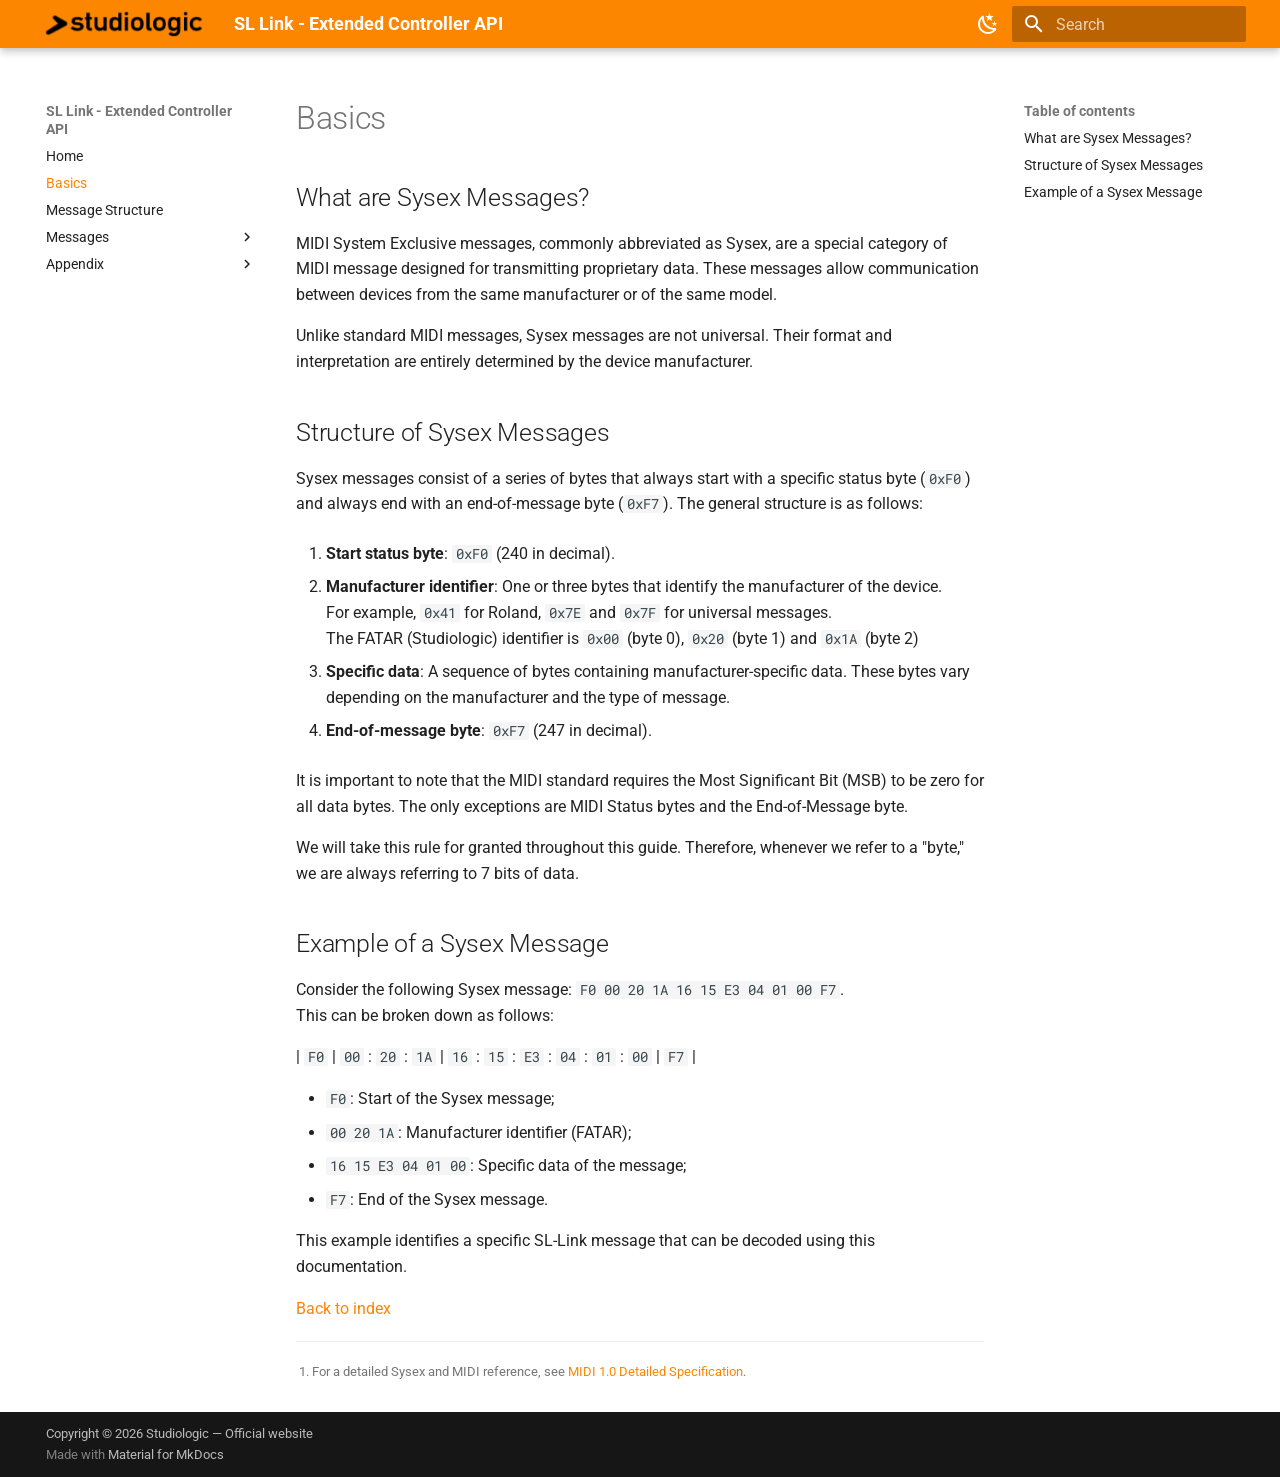
<file: site/basics/index.html>
<!doctype html>
<html lang="en" class="no-js">
  <head>
    
      <meta charset="utf-8">
      <meta name="viewport" content="width=device-width,initial-scale=1">
      
      
      
        <link rel="canonical" href="https://fatarsrl.github.io/sl-link/basics/">
      
      
        <link rel="prev" href="..">
      
      
        <link rel="next" href="../message-structure/">
      
      
        
      
      
      <link rel="icon" href="../assets/images/favicon.png">
      <meta name="generator" content="mkdocs-1.6.1, mkdocs-material-9.7.6">
    
    
      
        <title>Basics - SL Link - Extended Controller API</title>
      
    
    
      <link rel="stylesheet" href="../assets/stylesheets/main.484c7ddc.min.css">
      
        
        <link rel="stylesheet" href="../assets/stylesheets/palette.ab4e12ef.min.css">
      
      


    
    
      
    
    
      
        
        
        <link rel="preconnect" href="https://fonts.gstatic.com" crossorigin>
        <link rel="stylesheet" href="https://fonts.googleapis.com/css?family=Roboto:300,300i,400,400i,700,700i%7CRoboto+Mono:400,400i,700,700i&display=fallback">
        <style>:root{--md-text-font:"Roboto";--md-code-font:"Roboto Mono"}</style>
      
    
    
      <link rel="stylesheet" href="../stylesheets/extra.css">
    
    <script>__md_scope=new URL("..",location),__md_hash=e=>[...e].reduce(((e,_)=>(e<<5)-e+_.charCodeAt(0)),0),__md_get=(e,_=localStorage,t=__md_scope)=>JSON.parse(_.getItem(t.pathname+"."+e)),__md_set=(e,_,t=localStorage,a=__md_scope)=>{try{t.setItem(a.pathname+"."+e,JSON.stringify(_))}catch(e){}}</script>
    
      

    
    
  </head>
  
  
    
    
      
    
    
    
    
    <body dir="ltr" data-md-color-scheme="default" data-md-color-primary="custom" data-md-color-accent="custom">
  
    
    <input class="md-toggle" data-md-toggle="drawer" type="checkbox" id="__drawer" autocomplete="off">
    <input class="md-toggle" data-md-toggle="search" type="checkbox" id="__search" autocomplete="off">
    <label class="md-overlay" for="__drawer"></label>
    <div data-md-component="skip">
      
        
        <a href="#basics" class="md-skip">
          Skip to content
        </a>
      
    </div>
    <div data-md-component="announce">
      
    </div>
    
    
      

  

<header class="md-header md-header--shadow" data-md-component="header">
  <nav class="md-header__inner md-grid" aria-label="Header">
    <a href=".." title="SL Link - Extended Controller API" class="md-header__button md-logo" aria-label="SL Link - Extended Controller API" data-md-component="logo">
      
  <img src="../res/studiologic_logo_light.png" alt="logo">

    </a>
    <label class="md-header__button md-icon" for="__drawer">
      
      <svg xmlns="http://www.w3.org/2000/svg" viewBox="0 0 24 24"><path d="M3 6h18v2H3zm0 5h18v2H3zm0 5h18v2H3z"/></svg>
    </label>
    <div class="md-header__title" data-md-component="header-title">
      <div class="md-header__ellipsis">
        <div class="md-header__topic">
          <span class="md-ellipsis">
            SL Link - Extended Controller API
          </span>
        </div>
        <div class="md-header__topic" data-md-component="header-topic">
          <span class="md-ellipsis">
            
              Basics
            
          </span>
        </div>
      </div>
    </div>
    
      
        <form class="md-header__option" data-md-component="palette">
  
    
    
    
    <input class="md-option" data-md-color-media="" data-md-color-scheme="default" data-md-color-primary="custom" data-md-color-accent="custom"  aria-label="Switch to dark mode"  type="radio" name="__palette" id="__palette_0">
    
      <label class="md-header__button md-icon" title="Switch to dark mode" for="__palette_1" hidden>
        <svg xmlns="http://www.w3.org/2000/svg" viewBox="0 0 24 24"><path d="m17.75 4.09-2.53 1.94.91 3.06-2.63-1.81-2.63 1.81.91-3.06-2.53-1.94L12.44 4l1.06-3 1.06 3zm3.5 6.91-1.64 1.25.59 1.98-1.7-1.17-1.7 1.17.59-1.98L15.75 11l2.06-.05L18.5 9l.69 1.95zm-2.28 4.95c.83-.08 1.72 1.1 1.19 1.85-.32.45-.66.87-1.08 1.27C15.17 23 8.84 23 4.94 19.07c-3.91-3.9-3.91-10.24 0-14.14.4-.4.82-.76 1.27-1.08.75-.53 1.93.36 1.85 1.19-.27 2.86.69 5.83 2.89 8.02a9.96 9.96 0 0 0 8.02 2.89m-1.64 2.02a12.08 12.08 0 0 1-7.8-3.47c-2.17-2.19-3.33-5-3.49-7.82-2.81 3.14-2.7 7.96.31 10.98 3.02 3.01 7.84 3.12 10.98.31"/></svg>
      </label>
    
  
    
    
    
    <input class="md-option" data-md-color-media="" data-md-color-scheme="slate" data-md-color-primary="custom" data-md-color-accent="custom"  aria-label="Switch to light mode"  type="radio" name="__palette" id="__palette_1">
    
      <label class="md-header__button md-icon" title="Switch to light mode" for="__palette_0" hidden>
        <svg xmlns="http://www.w3.org/2000/svg" viewBox="0 0 24 24"><path d="M12 7a5 5 0 0 1 5 5 5 5 0 0 1-5 5 5 5 0 0 1-5-5 5 5 0 0 1 5-5m0 2a3 3 0 0 0-3 3 3 3 0 0 0 3 3 3 3 0 0 0 3-3 3 3 0 0 0-3-3m0-7 2.39 3.42C13.65 5.15 12.84 5 12 5s-1.65.15-2.39.42zM3.34 7l4.16-.35A7.2 7.2 0 0 0 5.94 8.5c-.44.74-.69 1.5-.83 2.29zm.02 10 1.76-3.77a7.131 7.131 0 0 0 2.38 4.14zM20.65 7l-1.77 3.79a7.02 7.02 0 0 0-2.38-4.15zm-.01 10-4.14.36c.59-.51 1.12-1.14 1.54-1.86.42-.73.69-1.5.83-2.29zM12 22l-2.41-3.44c.74.27 1.55.44 2.41.44.82 0 1.63-.17 2.37-.44z"/></svg>
      </label>
    
  
</form>
      
    
    
      <script>var palette=__md_get("__palette");if(palette&&palette.color){if("(prefers-color-scheme)"===palette.color.media){var media=matchMedia("(prefers-color-scheme: light)"),input=document.querySelector(media.matches?"[data-md-color-media='(prefers-color-scheme: light)']":"[data-md-color-media='(prefers-color-scheme: dark)']");palette.color.media=input.getAttribute("data-md-color-media"),palette.color.scheme=input.getAttribute("data-md-color-scheme"),palette.color.primary=input.getAttribute("data-md-color-primary"),palette.color.accent=input.getAttribute("data-md-color-accent")}for(var[key,value]of Object.entries(palette.color))document.body.setAttribute("data-md-color-"+key,value)}</script>
    
    
    
      
      
        <label class="md-header__button md-icon" for="__search">
          
          <svg xmlns="http://www.w3.org/2000/svg" viewBox="0 0 24 24"><path d="M9.5 3A6.5 6.5 0 0 1 16 9.5c0 1.61-.59 3.09-1.56 4.23l.27.27h.79l5 5-1.5 1.5-5-5v-.79l-.27-.27A6.52 6.52 0 0 1 9.5 16 6.5 6.5 0 0 1 3 9.5 6.5 6.5 0 0 1 9.5 3m0 2C7 5 5 7 5 9.5S7 14 9.5 14 14 12 14 9.5 12 5 9.5 5"/></svg>
        </label>
        <div class="md-search" data-md-component="search" role="dialog">
  <label class="md-search__overlay" for="__search"></label>
  <div class="md-search__inner" role="search">
    <form class="md-search__form" name="search">
      <input type="text" class="md-search__input" name="query" aria-label="Search" placeholder="Search" autocapitalize="off" autocorrect="off" autocomplete="off" spellcheck="false" data-md-component="search-query" required>
      <label class="md-search__icon md-icon" for="__search">
        
        <svg xmlns="http://www.w3.org/2000/svg" viewBox="0 0 24 24"><path d="M9.5 3A6.5 6.5 0 0 1 16 9.5c0 1.61-.59 3.09-1.56 4.23l.27.27h.79l5 5-1.5 1.5-5-5v-.79l-.27-.27A6.52 6.52 0 0 1 9.5 16 6.5 6.5 0 0 1 3 9.5 6.5 6.5 0 0 1 9.5 3m0 2C7 5 5 7 5 9.5S7 14 9.5 14 14 12 14 9.5 12 5 9.5 5"/></svg>
        
        <svg xmlns="http://www.w3.org/2000/svg" viewBox="0 0 24 24"><path d="M20 11v2H8l5.5 5.5-1.42 1.42L4.16 12l7.92-7.92L13.5 5.5 8 11z"/></svg>
      </label>
      <nav class="md-search__options" aria-label="Search">
        
        <button type="reset" class="md-search__icon md-icon" title="Clear" aria-label="Clear" tabindex="-1">
          
          <svg xmlns="http://www.w3.org/2000/svg" viewBox="0 0 24 24"><path d="M19 6.41 17.59 5 12 10.59 6.41 5 5 6.41 10.59 12 5 17.59 6.41 19 12 13.41 17.59 19 19 17.59 13.41 12z"/></svg>
        </button>
      </nav>
      
    </form>
    <div class="md-search__output">
      <div class="md-search__scrollwrap" tabindex="0" data-md-scrollfix>
        <div class="md-search-result" data-md-component="search-result">
          <div class="md-search-result__meta">
            Initializing search
          </div>
          <ol class="md-search-result__list" role="presentation"></ol>
        </div>
      </div>
    </div>
  </div>
</div>
      
    
    
  </nav>
  
</header>
    
    <div class="md-container" data-md-component="container">
      
      
        
          
        
      
      <main class="md-main" data-md-component="main">
        <div class="md-main__inner md-grid">
          
            
              
              <div class="md-sidebar md-sidebar--primary" data-md-component="sidebar" data-md-type="navigation" >
                <div class="md-sidebar__scrollwrap">
                  <div class="md-sidebar__inner">
                    



<nav class="md-nav md-nav--primary" aria-label="Navigation" data-md-level="0">
  <label class="md-nav__title" for="__drawer">
    <a href=".." title="SL Link - Extended Controller API" class="md-nav__button md-logo" aria-label="SL Link - Extended Controller API" data-md-component="logo">
      
  <img src="../res/studiologic_logo_light.png" alt="logo">

    </a>
    SL Link - Extended Controller API
  </label>
  
  <ul class="md-nav__list" data-md-scrollfix>
    
      
      
  
  
  
  
    <li class="md-nav__item">
      <a href=".." class="md-nav__link">
        
  
  
  <span class="md-ellipsis">
    
  
    Home
  

    
  </span>
  
  

      </a>
    </li>
  

    
      
      
  
  
    
  
  
  
    <li class="md-nav__item md-nav__item--active">
      
      <input class="md-nav__toggle md-toggle" type="checkbox" id="__toc">
      
      
        
      
      
        <label class="md-nav__link md-nav__link--active" for="__toc">
          
  
  
  <span class="md-ellipsis">
    
  
    Basics
  

    
  </span>
  
  

          <span class="md-nav__icon md-icon"></span>
        </label>
      
      <a href="./" class="md-nav__link md-nav__link--active">
        
  
  
  <span class="md-ellipsis">
    
  
    Basics
  

    
  </span>
  
  

      </a>
      
        

<nav class="md-nav md-nav--secondary" aria-label="Table of contents">
  
  
  
    
  
  
    <label class="md-nav__title" for="__toc">
      <span class="md-nav__icon md-icon"></span>
      Table of contents
    </label>
    <ul class="md-nav__list" data-md-component="toc" data-md-scrollfix>
      
        <li class="md-nav__item">
  <a href="#what-are-sysex-messages" class="md-nav__link">
    <span class="md-ellipsis">
      
        What are Sysex Messages?
      
    </span>
  </a>
  
</li>
      
        <li class="md-nav__item">
  <a href="#structure-of-sysex-messages" class="md-nav__link">
    <span class="md-ellipsis">
      
        Structure of Sysex Messages
      
    </span>
  </a>
  
</li>
      
        <li class="md-nav__item">
  <a href="#example-of-a-sysex-message" class="md-nav__link">
    <span class="md-ellipsis">
      
        Example of a Sysex Message
      
    </span>
  </a>
  
</li>
      
    </ul>
  
</nav>
      
    </li>
  

    
      
      
  
  
  
  
    <li class="md-nav__item">
      <a href="../message-structure/" class="md-nav__link">
        
  
  
  <span class="md-ellipsis">
    
  
    Message Structure
  

    
  </span>
  
  

      </a>
    </li>
  

    
      
      
  
  
  
  
    
    
    
    
    
    <li class="md-nav__item md-nav__item--nested">
      
        
        
        <input class="md-nav__toggle md-toggle " type="checkbox" id="__nav_4" >
        
          
          <label class="md-nav__link" for="__nav_4" id="__nav_4_label" tabindex="0">
            
  
  
  <span class="md-ellipsis">
    
  
    Messages
  

    
  </span>
  
  

            <span class="md-nav__icon md-icon"></span>
          </label>
        
        <nav class="md-nav" data-md-level="1" aria-labelledby="__nav_4_label" aria-expanded="false">
          <label class="md-nav__title" for="__nav_4">
            <span class="md-nav__icon md-icon"></span>
            
  
    Messages
  

          </label>
          <ul class="md-nav__list" data-md-scrollfix>
            
              
                
  
  
  
  
    <li class="md-nav__item">
      <a href="../identification-messages/" class="md-nav__link">
        
  
  
  <span class="md-ellipsis">
    
  
    Identification Messages
  

    
  </span>
  
  

      </a>
    </li>
  

              
            
              
                
  
  
  
  
    <li class="md-nav__item">
      <a href="../system-messages/" class="md-nav__link">
        
  
  
  <span class="md-ellipsis">
    
  
    System Messages
  

    
  </span>
  
  

      </a>
    </li>
  

              
            
              
                
  
  
  
  
    <li class="md-nav__item">
      <a href="../display-messages/" class="md-nav__link">
        
  
  
  <span class="md-ellipsis">
    
  
    Display Messages
  

    
  </span>
  
  

      </a>
    </li>
  

              
            
              
                
  
  
  
  
    <li class="md-nav__item">
      <a href="../hardware-io/" class="md-nav__link">
        
  
  
  <span class="md-ellipsis">
    
  
    Hardware I/O
  

    
  </span>
  
  

      </a>
    </li>
  

              
            
          </ul>
        </nav>
      
    </li>
  

    
      
      
  
  
  
  
    
    
    
    
    
    <li class="md-nav__item md-nav__item--nested">
      
        
        
        <input class="md-nav__toggle md-toggle " type="checkbox" id="__nav_5" >
        
          
          <label class="md-nav__link" for="__nav_5" id="__nav_5_label" tabindex="0">
            
  
  
  <span class="md-ellipsis">
    
  
    Appendix
  

    
  </span>
  
  

            <span class="md-nav__icon md-icon"></span>
          </label>
        
        <nav class="md-nav" data-md-level="1" aria-labelledby="__nav_5_label" aria-expanded="false">
          <label class="md-nav__title" for="__nav_5">
            <span class="md-nav__icon md-icon"></span>
            
  
    Appendix
  

          </label>
          <ul class="md-nav__list" data-md-scrollfix>
            
              
                
  
  
  
  
    <li class="md-nav__item">
      <a href="../appendix-a/" class="md-nav__link">
        
  
  
  <span class="md-ellipsis">
    
  
    Appendix A
  

    
  </span>
  
  

      </a>
    </li>
  

              
            
          </ul>
        </nav>
      
    </li>
  

    
  </ul>
</nav>
                  </div>
                </div>
              </div>
            
            
              
              <div class="md-sidebar md-sidebar--secondary" data-md-component="sidebar" data-md-type="toc" >
                <div class="md-sidebar__scrollwrap">
                  <div class="md-sidebar__inner">
                    

<nav class="md-nav md-nav--secondary" aria-label="Table of contents">
  
  
  
    
  
  
    <label class="md-nav__title" for="__toc">
      <span class="md-nav__icon md-icon"></span>
      Table of contents
    </label>
    <ul class="md-nav__list" data-md-component="toc" data-md-scrollfix>
      
        <li class="md-nav__item">
  <a href="#what-are-sysex-messages" class="md-nav__link">
    <span class="md-ellipsis">
      
        What are Sysex Messages?
      
    </span>
  </a>
  
</li>
      
        <li class="md-nav__item">
  <a href="#structure-of-sysex-messages" class="md-nav__link">
    <span class="md-ellipsis">
      
        Structure of Sysex Messages
      
    </span>
  </a>
  
</li>
      
        <li class="md-nav__item">
  <a href="#example-of-a-sysex-message" class="md-nav__link">
    <span class="md-ellipsis">
      
        Example of a Sysex Message
      
    </span>
  </a>
  
</li>
      
    </ul>
  
</nav>
                  </div>
                </div>
              </div>
            
          
          
            <div class="md-content" data-md-component="content">
              
              <article class="md-content__inner md-typeset">
                
                  



<h1 id="basics">Basics</h1>
<h2 id="what-are-sysex-messages">What are Sysex Messages?</h2>
<p>MIDI System Exclusive messages, commonly abbreviated as Sysex, are a special category of MIDI message designed for transmitting proprietary data. These messages allow communication between devices from the same manufacturer or of the same model.</p>
<p>Unlike standard MIDI messages, Sysex messages are not universal. Their format and interpretation are entirely determined by the device manufacturer.</p>
<h2 id="structure-of-sysex-messages">Structure of Sysex Messages</h2>
<p>Sysex messages consist of a series of bytes that always start with a specific status byte (<code>0xF0</code>) and always end with an end-of-message byte (<code>0xF7</code>). The general structure is as follows:</p>
<ol>
<li>
<p><strong>Start status byte</strong>: <code>0xF0</code> (240 in decimal).</p>
</li>
<li>
<p><strong>Manufacturer identifier</strong>: One or three bytes that identify the manufacturer of the device.<br />
For example, <code>0x41</code> for Roland, <code>0x7E</code> and <code>0x7F</code> for universal messages.<br />
The FATAR (Studiologic) identifier is <code>0x00</code> (byte 0), <code>0x20</code> (byte 1) and <code>0x1A</code> (byte 2)</p>
</li>
<li>
<p><strong>Specific data</strong>: A sequence of bytes containing manufacturer-specific data. These bytes vary depending on the manufacturer and the type of message.</p>
</li>
<li>
<p><strong>End-of-message byte</strong>: <code>0xF7</code> (247 in decimal).</p>
</li>
</ol>
<p>It is important to note that the MIDI standard requires the Most Significant Bit (MSB) to be zero for all data bytes. The only exceptions are MIDI Status bytes and the End-of-Message byte.</p>
<p>We will take this rule for granted throughout this guide. Therefore, whenever we refer to a "byte," we are always referring to 7 bits of data.</p>
<h2 id="example-of-a-sysex-message">Example of a Sysex Message</h2>
<p>Consider the following Sysex message: <code>F0 00 20 1A 16 15 E3 04 01 00 F7</code>.
<br>This can be broken down as follows:</p>
<p>| <code>F0</code> | <code>00</code> : <code>20</code> : <code>1A</code> | <code>16</code> : <code>15</code> : <code>E3</code> : <code>04</code> : <code>01</code> : <code>00</code> | <code>F7</code> |</p>
<ul>
<li><code>F0</code>:         Start of the Sysex message;</li>
<li><code>00 20 1A</code>:   Manufacturer identifier (FATAR);</li>
<li><code>16 15 E3 04 01 00</code>:  Specific data of the message;</li>
<li><code>F7</code>:         End of the Sysex message.</li>
</ul>
<p>This example identifies a specific SL-Link message that can be decoded using this documentation.</p>
<p><a href="../">Back to index</a></p>
<!-- [Back to index](../README.md) -->

<div class="footnote">
<hr />
<ol>
<li id="fn:1">
<p>For a detailed Sysex and MIDI reference, see <a href="https://midi.org/midi-1-0-detailed-specification">MIDI 1.0 Detailed Specification</a>.&#160;<a class="footnote-backref" href="#fnref:1" title="Jump back to footnote 1 in the text">&#8617;</a></p>
</li>
</ol>
</div>












                
              </article>
            </div>
          
          
<script>var target=document.getElementById(location.hash.slice(1));target&&target.name&&(target.checked=target.name.startsWith("__tabbed_"))</script>
        </div>
        
      </main>
      
        <footer class="md-footer">
  
  <div class="md-footer-meta md-typeset">
    <div class="md-footer-meta__inner md-grid">
      <div class="md-copyright">
  
    <div class="md-copyright__highlight">
      Copyright &copy; 2026 Studiologic — <a href="https://www.studiologic-music.com" target="_blank" rel="noopener noreferrer">
  Official website
</a>
    </div>
  
  
    Made with
    <a href="https://squidfunk.github.io/mkdocs-material/" target="_blank" rel="noopener">
      Material for MkDocs
    </a>
  
</div>
      
    </div>
  </div>
</footer>
      
    </div>
    <div class="md-dialog" data-md-component="dialog">
      <div class="md-dialog__inner md-typeset"></div>
    </div>
    
    
    
      
      
      <script id="__config" type="application/json">{"annotate": null, "base": "..", "features": [], "search": "../assets/javascripts/workers/search.2c215733.min.js", "tags": null, "translations": {"clipboard.copied": "Copied to clipboard", "clipboard.copy": "Copy to clipboard", "search.result.more.one": "1 more on this page", "search.result.more.other": "# more on this page", "search.result.none": "No matching documents", "search.result.one": "1 matching document", "search.result.other": "# matching documents", "search.result.placeholder": "Type to start searching", "search.result.term.missing": "Missing", "select.version": "Select version"}, "version": null}</script>
    
    
      <script src="../assets/javascripts/bundle.79ae519e.min.js"></script>
      
    
  </body>
</html>
</file>
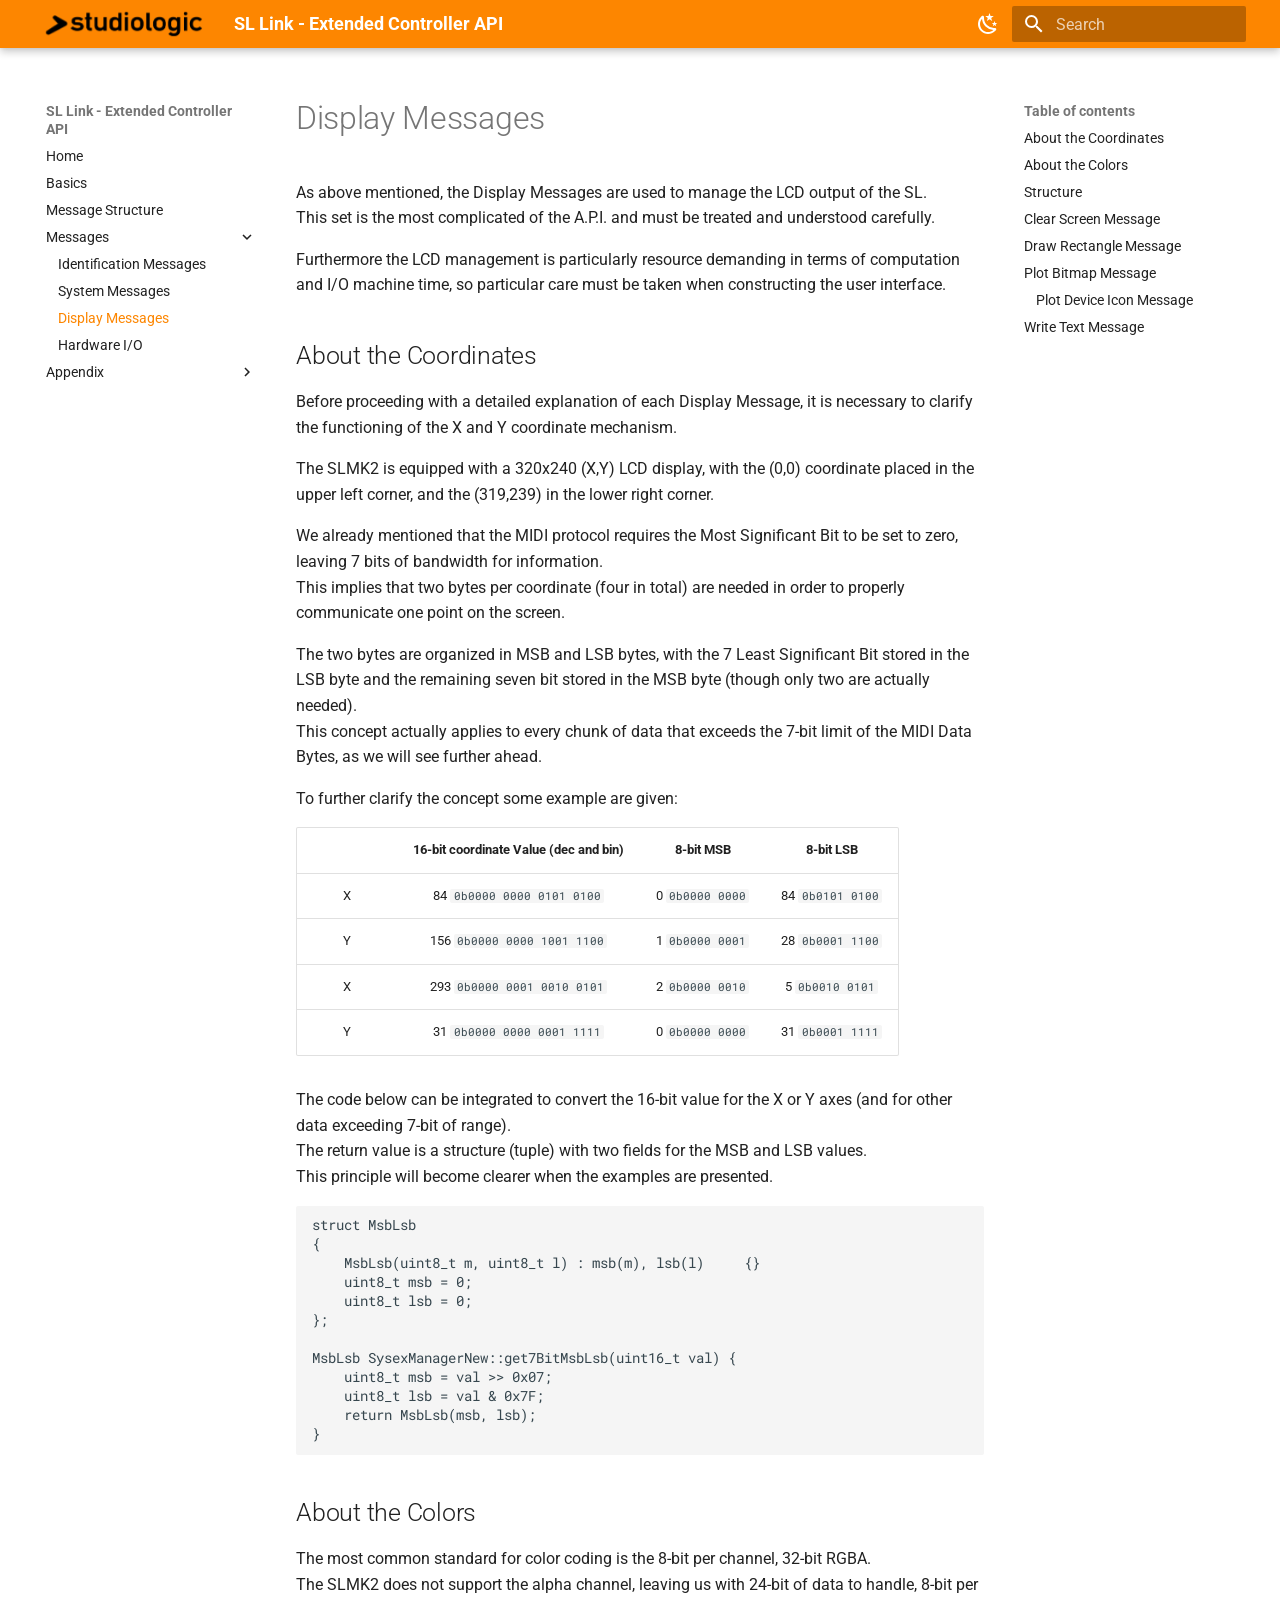
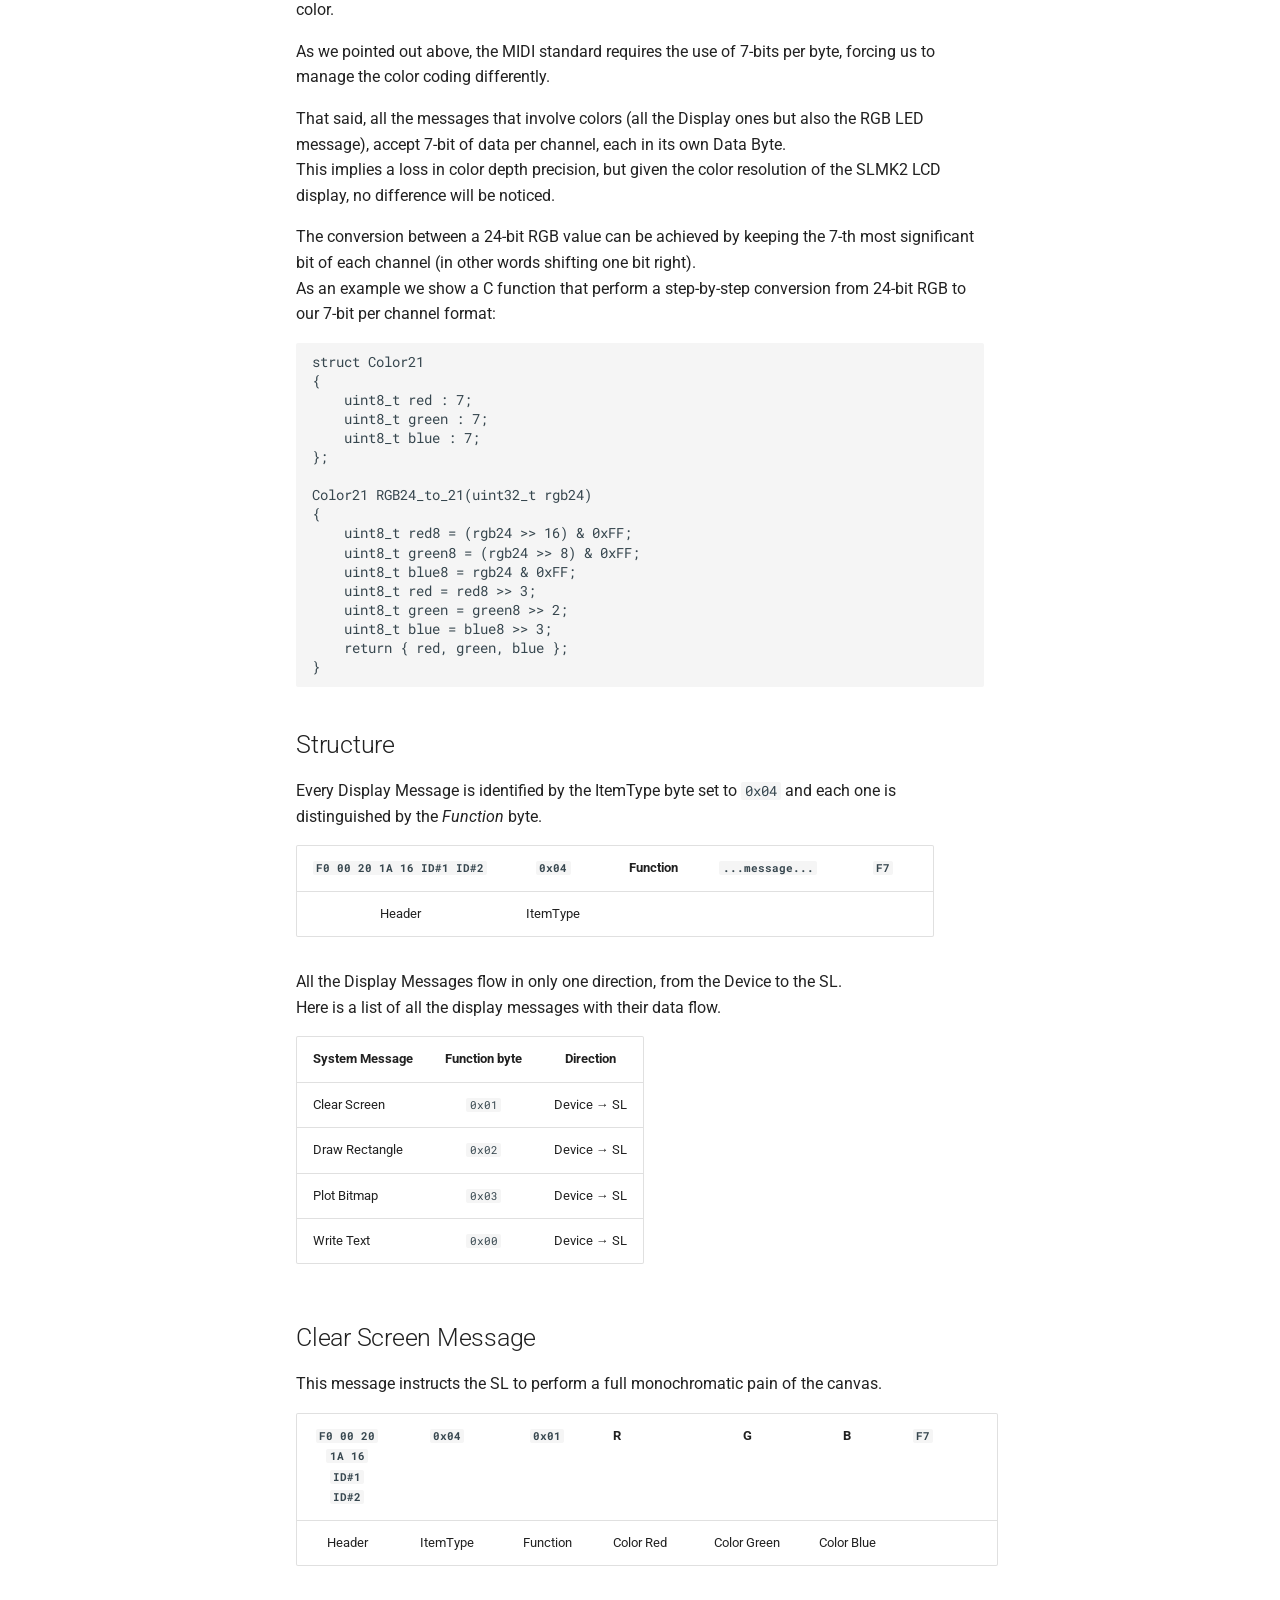
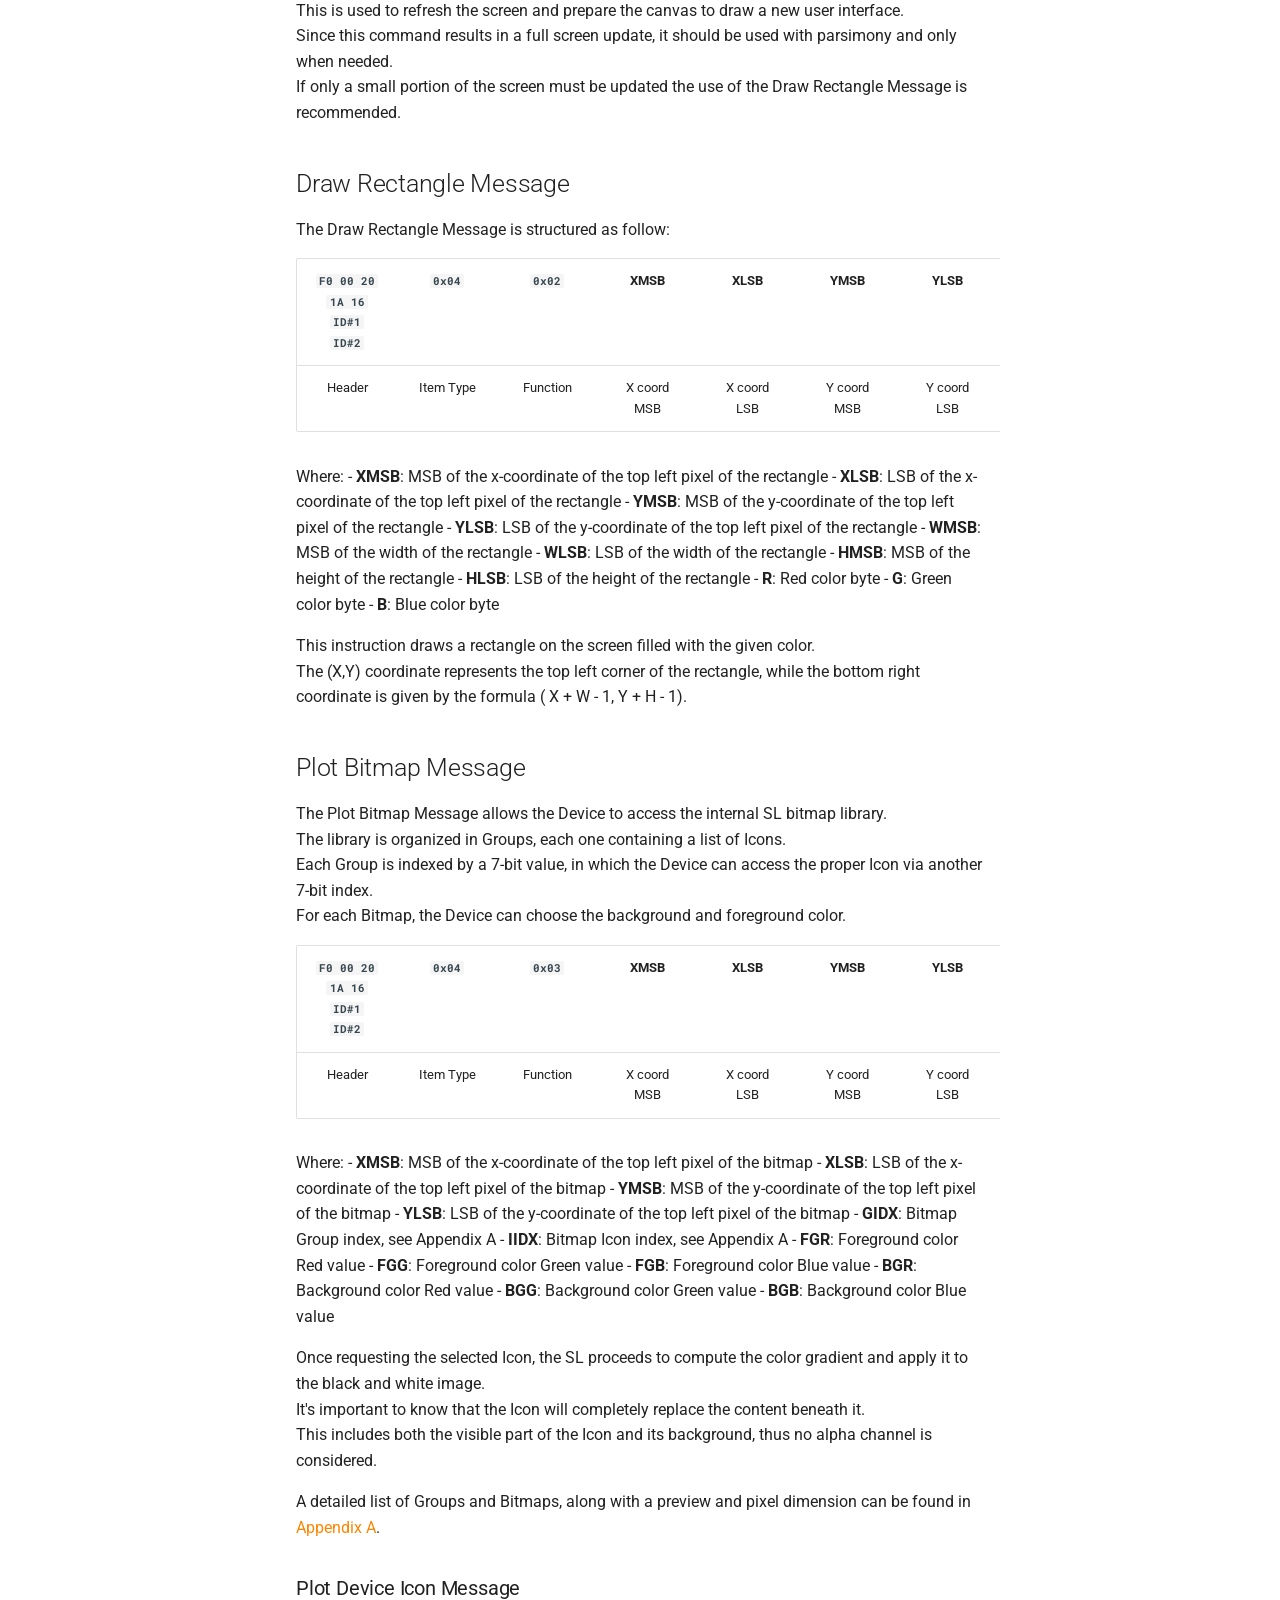
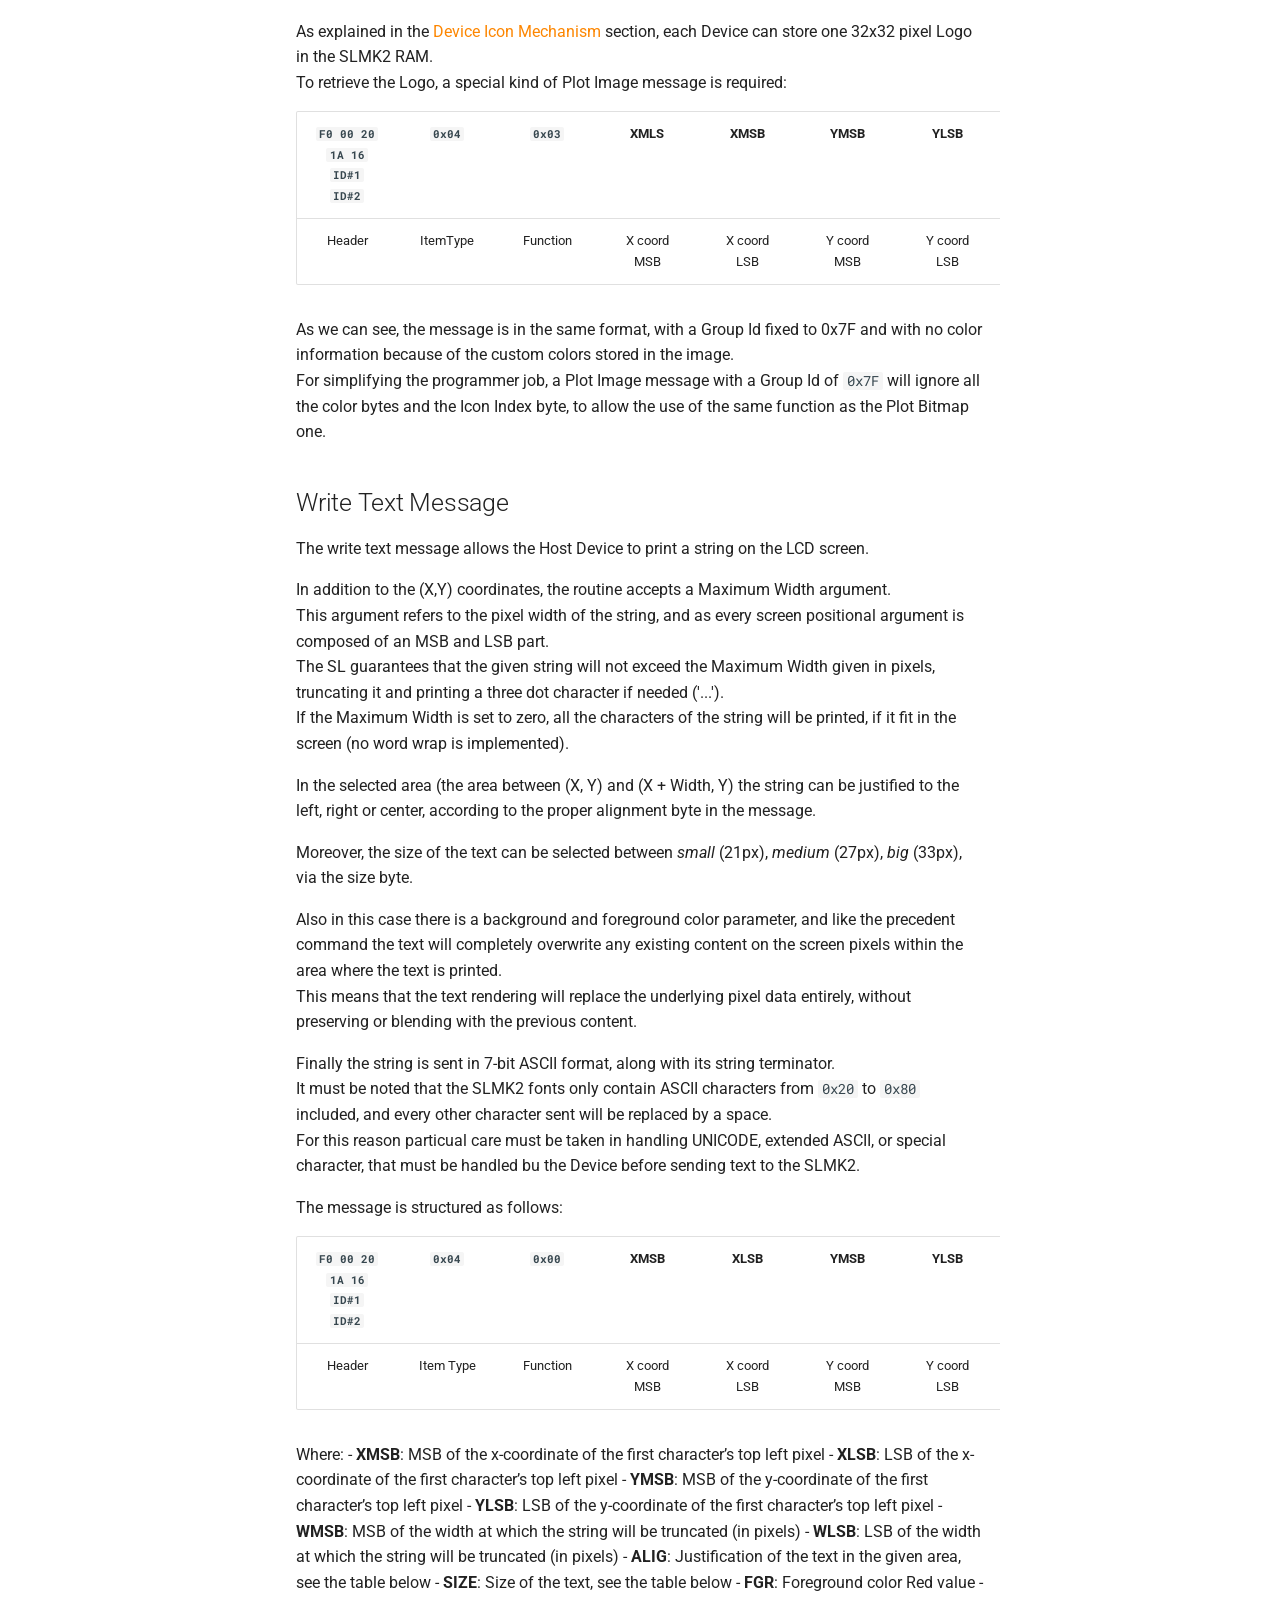
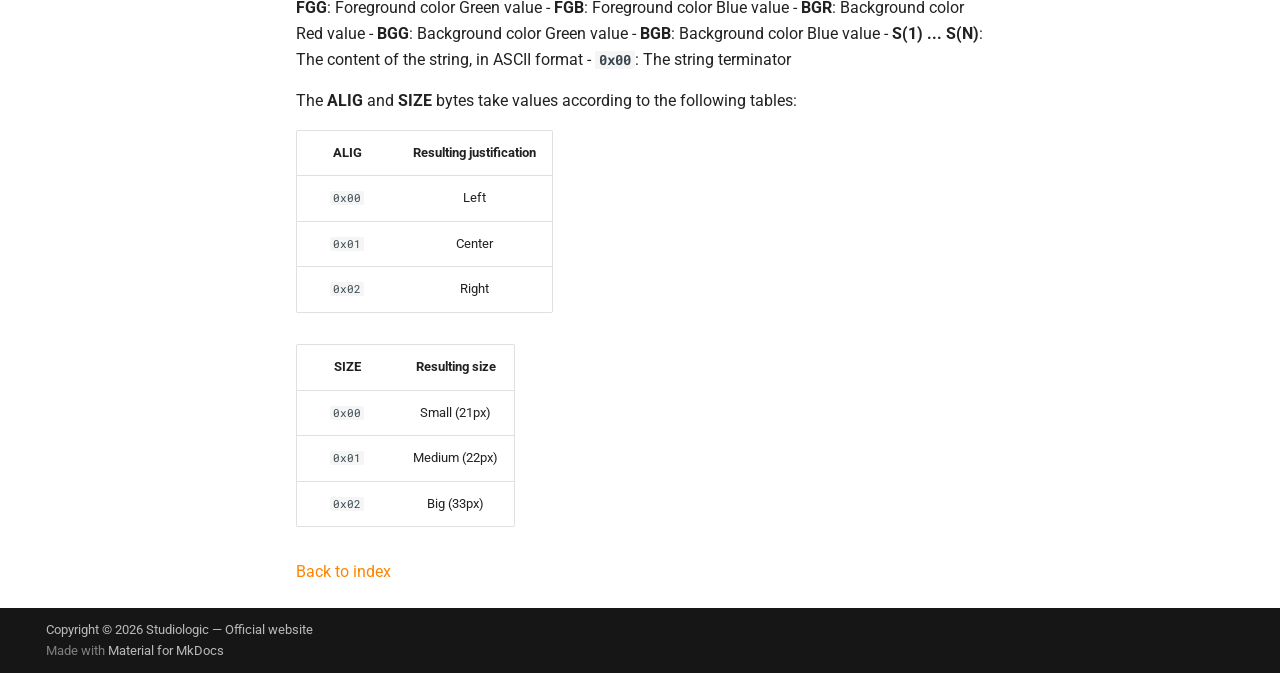
<file: site/display-messages/index.html>
<!doctype html>
<html lang="en" class="no-js">
  <head>
    
      <meta charset="utf-8">
      <meta name="viewport" content="width=device-width,initial-scale=1">
      
      
      
        <link rel="canonical" href="https://fatarsrl.github.io/sl-link/display-messages/">
      
      
        <link rel="prev" href="../system-messages/">
      
      
        <link rel="next" href="../hardware-io/">
      
      
        
      
      
      <link rel="icon" href="../assets/images/favicon.png">
      <meta name="generator" content="mkdocs-1.6.1, mkdocs-material-9.7.6">
    
    
      
        <title>Display Messages - SL Link - Extended Controller API</title>
      
    
    
      <link rel="stylesheet" href="../assets/stylesheets/main.484c7ddc.min.css">
      
        
        <link rel="stylesheet" href="../assets/stylesheets/palette.ab4e12ef.min.css">
      
      


    
    
      
    
    
      
        
        
        <link rel="preconnect" href="https://fonts.gstatic.com" crossorigin>
        <link rel="stylesheet" href="https://fonts.googleapis.com/css?family=Roboto:300,300i,400,400i,700,700i%7CRoboto+Mono:400,400i,700,700i&display=fallback">
        <style>:root{--md-text-font:"Roboto";--md-code-font:"Roboto Mono"}</style>
      
    
    
      <link rel="stylesheet" href="../stylesheets/extra.css">
    
    <script>__md_scope=new URL("..",location),__md_hash=e=>[...e].reduce(((e,_)=>(e<<5)-e+_.charCodeAt(0)),0),__md_get=(e,_=localStorage,t=__md_scope)=>JSON.parse(_.getItem(t.pathname+"."+e)),__md_set=(e,_,t=localStorage,a=__md_scope)=>{try{t.setItem(a.pathname+"."+e,JSON.stringify(_))}catch(e){}}</script>
    
      

    
    
  </head>
  
  
    
    
      
    
    
    
    
    <body dir="ltr" data-md-color-scheme="default" data-md-color-primary="custom" data-md-color-accent="custom">
  
    
    <input class="md-toggle" data-md-toggle="drawer" type="checkbox" id="__drawer" autocomplete="off">
    <input class="md-toggle" data-md-toggle="search" type="checkbox" id="__search" autocomplete="off">
    <label class="md-overlay" for="__drawer"></label>
    <div data-md-component="skip">
      
        
        <a href="#display-messages" class="md-skip">
          Skip to content
        </a>
      
    </div>
    <div data-md-component="announce">
      
    </div>
    
    
      

  

<header class="md-header md-header--shadow" data-md-component="header">
  <nav class="md-header__inner md-grid" aria-label="Header">
    <a href=".." title="SL Link - Extended Controller API" class="md-header__button md-logo" aria-label="SL Link - Extended Controller API" data-md-component="logo">
      
  <img src="../res/studiologic_logo_light.png" alt="logo">

    </a>
    <label class="md-header__button md-icon" for="__drawer">
      
      <svg xmlns="http://www.w3.org/2000/svg" viewBox="0 0 24 24"><path d="M3 6h18v2H3zm0 5h18v2H3zm0 5h18v2H3z"/></svg>
    </label>
    <div class="md-header__title" data-md-component="header-title">
      <div class="md-header__ellipsis">
        <div class="md-header__topic">
          <span class="md-ellipsis">
            SL Link - Extended Controller API
          </span>
        </div>
        <div class="md-header__topic" data-md-component="header-topic">
          <span class="md-ellipsis">
            
              Display Messages
            
          </span>
        </div>
      </div>
    </div>
    
      
        <form class="md-header__option" data-md-component="palette">
  
    
    
    
    <input class="md-option" data-md-color-media="" data-md-color-scheme="default" data-md-color-primary="custom" data-md-color-accent="custom"  aria-label="Switch to dark mode"  type="radio" name="__palette" id="__palette_0">
    
      <label class="md-header__button md-icon" title="Switch to dark mode" for="__palette_1" hidden>
        <svg xmlns="http://www.w3.org/2000/svg" viewBox="0 0 24 24"><path d="m17.75 4.09-2.53 1.94.91 3.06-2.63-1.81-2.63 1.81.91-3.06-2.53-1.94L12.44 4l1.06-3 1.06 3zm3.5 6.91-1.64 1.25.59 1.98-1.7-1.17-1.7 1.17.59-1.98L15.75 11l2.06-.05L18.5 9l.69 1.95zm-2.28 4.95c.83-.08 1.72 1.1 1.19 1.85-.32.45-.66.87-1.08 1.27C15.17 23 8.84 23 4.94 19.07c-3.91-3.9-3.91-10.24 0-14.14.4-.4.82-.76 1.27-1.08.75-.53 1.93.36 1.85 1.19-.27 2.86.69 5.83 2.89 8.02a9.96 9.96 0 0 0 8.02 2.89m-1.64 2.02a12.08 12.08 0 0 1-7.8-3.47c-2.17-2.19-3.33-5-3.49-7.82-2.81 3.14-2.7 7.96.31 10.98 3.02 3.01 7.84 3.12 10.98.31"/></svg>
      </label>
    
  
    
    
    
    <input class="md-option" data-md-color-media="" data-md-color-scheme="slate" data-md-color-primary="custom" data-md-color-accent="custom"  aria-label="Switch to light mode"  type="radio" name="__palette" id="__palette_1">
    
      <label class="md-header__button md-icon" title="Switch to light mode" for="__palette_0" hidden>
        <svg xmlns="http://www.w3.org/2000/svg" viewBox="0 0 24 24"><path d="M12 7a5 5 0 0 1 5 5 5 5 0 0 1-5 5 5 5 0 0 1-5-5 5 5 0 0 1 5-5m0 2a3 3 0 0 0-3 3 3 3 0 0 0 3 3 3 3 0 0 0 3-3 3 3 0 0 0-3-3m0-7 2.39 3.42C13.65 5.15 12.84 5 12 5s-1.65.15-2.39.42zM3.34 7l4.16-.35A7.2 7.2 0 0 0 5.94 8.5c-.44.74-.69 1.5-.83 2.29zm.02 10 1.76-3.77a7.131 7.131 0 0 0 2.38 4.14zM20.65 7l-1.77 3.79a7.02 7.02 0 0 0-2.38-4.15zm-.01 10-4.14.36c.59-.51 1.12-1.14 1.54-1.86.42-.73.69-1.5.83-2.29zM12 22l-2.41-3.44c.74.27 1.55.44 2.41.44.82 0 1.63-.17 2.37-.44z"/></svg>
      </label>
    
  
</form>
      
    
    
      <script>var palette=__md_get("__palette");if(palette&&palette.color){if("(prefers-color-scheme)"===palette.color.media){var media=matchMedia("(prefers-color-scheme: light)"),input=document.querySelector(media.matches?"[data-md-color-media='(prefers-color-scheme: light)']":"[data-md-color-media='(prefers-color-scheme: dark)']");palette.color.media=input.getAttribute("data-md-color-media"),palette.color.scheme=input.getAttribute("data-md-color-scheme"),palette.color.primary=input.getAttribute("data-md-color-primary"),palette.color.accent=input.getAttribute("data-md-color-accent")}for(var[key,value]of Object.entries(palette.color))document.body.setAttribute("data-md-color-"+key,value)}</script>
    
    
    
      
      
        <label class="md-header__button md-icon" for="__search">
          
          <svg xmlns="http://www.w3.org/2000/svg" viewBox="0 0 24 24"><path d="M9.5 3A6.5 6.5 0 0 1 16 9.5c0 1.61-.59 3.09-1.56 4.23l.27.27h.79l5 5-1.5 1.5-5-5v-.79l-.27-.27A6.52 6.52 0 0 1 9.5 16 6.5 6.5 0 0 1 3 9.5 6.5 6.5 0 0 1 9.5 3m0 2C7 5 5 7 5 9.5S7 14 9.5 14 14 12 14 9.5 12 5 9.5 5"/></svg>
        </label>
        <div class="md-search" data-md-component="search" role="dialog">
  <label class="md-search__overlay" for="__search"></label>
  <div class="md-search__inner" role="search">
    <form class="md-search__form" name="search">
      <input type="text" class="md-search__input" name="query" aria-label="Search" placeholder="Search" autocapitalize="off" autocorrect="off" autocomplete="off" spellcheck="false" data-md-component="search-query" required>
      <label class="md-search__icon md-icon" for="__search">
        
        <svg xmlns="http://www.w3.org/2000/svg" viewBox="0 0 24 24"><path d="M9.5 3A6.5 6.5 0 0 1 16 9.5c0 1.61-.59 3.09-1.56 4.23l.27.27h.79l5 5-1.5 1.5-5-5v-.79l-.27-.27A6.52 6.52 0 0 1 9.5 16 6.5 6.5 0 0 1 3 9.5 6.5 6.5 0 0 1 9.5 3m0 2C7 5 5 7 5 9.5S7 14 9.5 14 14 12 14 9.5 12 5 9.5 5"/></svg>
        
        <svg xmlns="http://www.w3.org/2000/svg" viewBox="0 0 24 24"><path d="M20 11v2H8l5.5 5.5-1.42 1.42L4.16 12l7.92-7.92L13.5 5.5 8 11z"/></svg>
      </label>
      <nav class="md-search__options" aria-label="Search">
        
        <button type="reset" class="md-search__icon md-icon" title="Clear" aria-label="Clear" tabindex="-1">
          
          <svg xmlns="http://www.w3.org/2000/svg" viewBox="0 0 24 24"><path d="M19 6.41 17.59 5 12 10.59 6.41 5 5 6.41 10.59 12 5 17.59 6.41 19 12 13.41 17.59 19 19 17.59 13.41 12z"/></svg>
        </button>
      </nav>
      
    </form>
    <div class="md-search__output">
      <div class="md-search__scrollwrap" tabindex="0" data-md-scrollfix>
        <div class="md-search-result" data-md-component="search-result">
          <div class="md-search-result__meta">
            Initializing search
          </div>
          <ol class="md-search-result__list" role="presentation"></ol>
        </div>
      </div>
    </div>
  </div>
</div>
      
    
    
  </nav>
  
</header>
    
    <div class="md-container" data-md-component="container">
      
      
        
          
        
      
      <main class="md-main" data-md-component="main">
        <div class="md-main__inner md-grid">
          
            
              
              <div class="md-sidebar md-sidebar--primary" data-md-component="sidebar" data-md-type="navigation" >
                <div class="md-sidebar__scrollwrap">
                  <div class="md-sidebar__inner">
                    



<nav class="md-nav md-nav--primary" aria-label="Navigation" data-md-level="0">
  <label class="md-nav__title" for="__drawer">
    <a href=".." title="SL Link - Extended Controller API" class="md-nav__button md-logo" aria-label="SL Link - Extended Controller API" data-md-component="logo">
      
  <img src="../res/studiologic_logo_light.png" alt="logo">

    </a>
    SL Link - Extended Controller API
  </label>
  
  <ul class="md-nav__list" data-md-scrollfix>
    
      
      
  
  
  
  
    <li class="md-nav__item">
      <a href=".." class="md-nav__link">
        
  
  
  <span class="md-ellipsis">
    
  
    Home
  

    
  </span>
  
  

      </a>
    </li>
  

    
      
      
  
  
  
  
    <li class="md-nav__item">
      <a href="../basics/" class="md-nav__link">
        
  
  
  <span class="md-ellipsis">
    
  
    Basics
  

    
  </span>
  
  

      </a>
    </li>
  

    
      
      
  
  
  
  
    <li class="md-nav__item">
      <a href="../message-structure/" class="md-nav__link">
        
  
  
  <span class="md-ellipsis">
    
  
    Message Structure
  

    
  </span>
  
  

      </a>
    </li>
  

    
      
      
  
  
    
  
  
  
    
    
    
    
    
    <li class="md-nav__item md-nav__item--active md-nav__item--nested">
      
        
        
        <input class="md-nav__toggle md-toggle " type="checkbox" id="__nav_4" checked>
        
          
          <label class="md-nav__link" for="__nav_4" id="__nav_4_label" tabindex="0">
            
  
  
  <span class="md-ellipsis">
    
  
    Messages
  

    
  </span>
  
  

            <span class="md-nav__icon md-icon"></span>
          </label>
        
        <nav class="md-nav" data-md-level="1" aria-labelledby="__nav_4_label" aria-expanded="true">
          <label class="md-nav__title" for="__nav_4">
            <span class="md-nav__icon md-icon"></span>
            
  
    Messages
  

          </label>
          <ul class="md-nav__list" data-md-scrollfix>
            
              
                
  
  
  
  
    <li class="md-nav__item">
      <a href="../identification-messages/" class="md-nav__link">
        
  
  
  <span class="md-ellipsis">
    
  
    Identification Messages
  

    
  </span>
  
  

      </a>
    </li>
  

              
            
              
                
  
  
  
  
    <li class="md-nav__item">
      <a href="../system-messages/" class="md-nav__link">
        
  
  
  <span class="md-ellipsis">
    
  
    System Messages
  

    
  </span>
  
  

      </a>
    </li>
  

              
            
              
                
  
  
    
  
  
  
    <li class="md-nav__item md-nav__item--active">
      
      <input class="md-nav__toggle md-toggle" type="checkbox" id="__toc">
      
      
        
      
      
        <label class="md-nav__link md-nav__link--active" for="__toc">
          
  
  
  <span class="md-ellipsis">
    
  
    Display Messages
  

    
  </span>
  
  

          <span class="md-nav__icon md-icon"></span>
        </label>
      
      <a href="./" class="md-nav__link md-nav__link--active">
        
  
  
  <span class="md-ellipsis">
    
  
    Display Messages
  

    
  </span>
  
  

      </a>
      
        

<nav class="md-nav md-nav--secondary" aria-label="Table of contents">
  
  
  
    
  
  
    <label class="md-nav__title" for="__toc">
      <span class="md-nav__icon md-icon"></span>
      Table of contents
    </label>
    <ul class="md-nav__list" data-md-component="toc" data-md-scrollfix>
      
        <li class="md-nav__item">
  <a href="#about-the-coordinates" class="md-nav__link">
    <span class="md-ellipsis">
      
        About the Coordinates
      
    </span>
  </a>
  
</li>
      
        <li class="md-nav__item">
  <a href="#about-the-colors" class="md-nav__link">
    <span class="md-ellipsis">
      
        About the Colors
      
    </span>
  </a>
  
</li>
      
        <li class="md-nav__item">
  <a href="#structure" class="md-nav__link">
    <span class="md-ellipsis">
      
        Structure
      
    </span>
  </a>
  
</li>
      
        <li class="md-nav__item">
  <a href="#clear-screen-message" class="md-nav__link">
    <span class="md-ellipsis">
      
        Clear Screen Message
      
    </span>
  </a>
  
</li>
      
        <li class="md-nav__item">
  <a href="#draw-rectangle-message" class="md-nav__link">
    <span class="md-ellipsis">
      
        Draw Rectangle Message
      
    </span>
  </a>
  
</li>
      
        <li class="md-nav__item">
  <a href="#plot-bitmap-message" class="md-nav__link">
    <span class="md-ellipsis">
      
        Plot Bitmap Message
      
    </span>
  </a>
  
    <nav class="md-nav" aria-label="Plot Bitmap Message">
      <ul class="md-nav__list">
        
          <li class="md-nav__item">
  <a href="#plot-device-icon-message" class="md-nav__link">
    <span class="md-ellipsis">
      
        Plot Device Icon Message
      
    </span>
  </a>
  
</li>
        
      </ul>
    </nav>
  
</li>
      
        <li class="md-nav__item">
  <a href="#write-text-message" class="md-nav__link">
    <span class="md-ellipsis">
      
        Write Text Message
      
    </span>
  </a>
  
</li>
      
    </ul>
  
</nav>
      
    </li>
  

              
            
              
                
  
  
  
  
    <li class="md-nav__item">
      <a href="../hardware-io/" class="md-nav__link">
        
  
  
  <span class="md-ellipsis">
    
  
    Hardware I/O
  

    
  </span>
  
  

      </a>
    </li>
  

              
            
          </ul>
        </nav>
      
    </li>
  

    
      
      
  
  
  
  
    
    
    
    
    
    <li class="md-nav__item md-nav__item--nested">
      
        
        
        <input class="md-nav__toggle md-toggle " type="checkbox" id="__nav_5" >
        
          
          <label class="md-nav__link" for="__nav_5" id="__nav_5_label" tabindex="0">
            
  
  
  <span class="md-ellipsis">
    
  
    Appendix
  

    
  </span>
  
  

            <span class="md-nav__icon md-icon"></span>
          </label>
        
        <nav class="md-nav" data-md-level="1" aria-labelledby="__nav_5_label" aria-expanded="false">
          <label class="md-nav__title" for="__nav_5">
            <span class="md-nav__icon md-icon"></span>
            
  
    Appendix
  

          </label>
          <ul class="md-nav__list" data-md-scrollfix>
            
              
                
  
  
  
  
    <li class="md-nav__item">
      <a href="../appendix-a/" class="md-nav__link">
        
  
  
  <span class="md-ellipsis">
    
  
    Appendix A
  

    
  </span>
  
  

      </a>
    </li>
  

              
            
          </ul>
        </nav>
      
    </li>
  

    
  </ul>
</nav>
                  </div>
                </div>
              </div>
            
            
              
              <div class="md-sidebar md-sidebar--secondary" data-md-component="sidebar" data-md-type="toc" >
                <div class="md-sidebar__scrollwrap">
                  <div class="md-sidebar__inner">
                    

<nav class="md-nav md-nav--secondary" aria-label="Table of contents">
  
  
  
    
  
  
    <label class="md-nav__title" for="__toc">
      <span class="md-nav__icon md-icon"></span>
      Table of contents
    </label>
    <ul class="md-nav__list" data-md-component="toc" data-md-scrollfix>
      
        <li class="md-nav__item">
  <a href="#about-the-coordinates" class="md-nav__link">
    <span class="md-ellipsis">
      
        About the Coordinates
      
    </span>
  </a>
  
</li>
      
        <li class="md-nav__item">
  <a href="#about-the-colors" class="md-nav__link">
    <span class="md-ellipsis">
      
        About the Colors
      
    </span>
  </a>
  
</li>
      
        <li class="md-nav__item">
  <a href="#structure" class="md-nav__link">
    <span class="md-ellipsis">
      
        Structure
      
    </span>
  </a>
  
</li>
      
        <li class="md-nav__item">
  <a href="#clear-screen-message" class="md-nav__link">
    <span class="md-ellipsis">
      
        Clear Screen Message
      
    </span>
  </a>
  
</li>
      
        <li class="md-nav__item">
  <a href="#draw-rectangle-message" class="md-nav__link">
    <span class="md-ellipsis">
      
        Draw Rectangle Message
      
    </span>
  </a>
  
</li>
      
        <li class="md-nav__item">
  <a href="#plot-bitmap-message" class="md-nav__link">
    <span class="md-ellipsis">
      
        Plot Bitmap Message
      
    </span>
  </a>
  
    <nav class="md-nav" aria-label="Plot Bitmap Message">
      <ul class="md-nav__list">
        
          <li class="md-nav__item">
  <a href="#plot-device-icon-message" class="md-nav__link">
    <span class="md-ellipsis">
      
        Plot Device Icon Message
      
    </span>
  </a>
  
</li>
        
      </ul>
    </nav>
  
</li>
      
        <li class="md-nav__item">
  <a href="#write-text-message" class="md-nav__link">
    <span class="md-ellipsis">
      
        Write Text Message
      
    </span>
  </a>
  
</li>
      
    </ul>
  
</nav>
                  </div>
                </div>
              </div>
            
          
          
            <div class="md-content" data-md-component="content">
              
              <article class="md-content__inner md-typeset">
                
                  



<h1 id="display-messages">Display Messages</h1>
<p>As above mentioned, the Display Messages are used to manage the LCD output of the SL.<br />
This set is the most complicated of the A.P.I. and must be treated and understood carefully.</p>
<p>Furthermore the LCD management is particularly resource demanding in terms of computation and I/O machine time, so particular care must be taken when constructing the user interface.</p>
<h2 id="about-the-coordinates">About the Coordinates</h2>
<p>Before proceeding with a detailed explanation of each Display Message, it is necessary to clarify the functioning of the X and Y coordinate mechanism.</p>
<p>The SLMK2 is equipped with a 320x240 (X,Y) LCD display, with the (0,0) coordinate placed in the upper left corner, and the (319,239) in the lower right corner.</p>
<p>We already mentioned that the MIDI protocol requires the Most Significant Bit to be set to zero, leaving 7 bits of bandwidth for information.<br />
This implies that two bytes per coordinate (four in total) are needed in order to properly communicate one point on the screen.</p>
<p>The two bytes are organized in MSB and LSB bytes, with the 7 Least Significant Bit stored in the LSB byte and the remaining seven bit stored in the MSB byte (though only two are actually needed).<br />
This concept actually applies to every chunk of data that exceeds the 7-bit limit of the MIDI Data Bytes, as we will see further ahead.</p>
<p>To further clarify the concept some example are given:</p>
<table>
<thead>
<tr>
<th style="text-align: center;"></th>
<th style="text-align: center;">16-bit  coordinate Value (dec and bin)</th>
<th style="text-align: center;">8-bit MSB</th>
<th style="text-align: center;">8-bit LSB</th>
</tr>
</thead>
<tbody>
<tr>
<td style="text-align: center;">X</td>
<td style="text-align: center;">84 <code>0b0000 0000 0101 0100</code></td>
<td style="text-align: center;">0 <code>0b0000 0000</code></td>
<td style="text-align: center;">84 <code>0b0101 0100</code></td>
</tr>
<tr>
<td style="text-align: center;">Y</td>
<td style="text-align: center;">156 <code>0b0000 0000 1001 1100</code></td>
<td style="text-align: center;">1 <code>0b0000 0001</code></td>
<td style="text-align: center;">28 <code>0b0001 1100</code></td>
</tr>
<tr>
<td style="text-align: center;">X</td>
<td style="text-align: center;">293 <code>0b0000 0001 0010 0101</code></td>
<td style="text-align: center;">2 <code>0b0000 0010</code></td>
<td style="text-align: center;">5 <code>0b0010 0101</code></td>
</tr>
<tr>
<td style="text-align: center;">Y</td>
<td style="text-align: center;">31 <code>0b0000 0000 0001 1111</code></td>
<td style="text-align: center;">0 <code>0b0000 0000</code></td>
<td style="text-align: center;">31 <code>0b0001 1111</code></td>
</tr>
</tbody>
</table>
<p>The code below can be integrated to convert the 16-bit value for the X or Y axes (and for other data exceeding 7-bit of range).<br />
The return value is a structure (tuple) with two fields for the MSB and LSB values.<br />
This principle will become clearer when the examples are presented.</p>
<pre><code>struct MsbLsb
{
    MsbLsb(uint8_t m, uint8_t l) : msb(m), lsb(l)     {}
    uint8_t msb = 0;
    uint8_t lsb = 0;
};

MsbLsb SysexManagerNew::get7BitMsbLsb(uint16_t val) {
    uint8_t msb = val &gt;&gt; 0x07;
    uint8_t lsb = val &amp; 0x7F;
    return MsbLsb(msb, lsb);
}
</code></pre>
<h2 id="about-the-colors">About the Colors</h2>
<p>The most common standard for color coding is the 8-bit per channel, 32-bit RGBA.<br />
The SLMK2 does not support the alpha channel, leaving us with 24-bit of data to handle, 8-bit per color.</p>
<p>As we pointed out above, the MIDI standard requires the use of 7-bits per byte, forcing us to manage the color coding differently.</p>
<p>That said, all the messages that involve colors (all the Display ones but also the RGB LED message), accept 7-bit of data per channel, each in its own Data Byte.<br />
This implies a loss in color depth precision, but given the color resolution of the SLMK2 LCD display, no difference will be noticed.</p>
<p>The conversion between a 24-bit RGB value can be achieved by keeping the 7-th most significant bit of each channel (in other words shifting one bit right).<br />
As an example we show a C function that perform a step-by-step conversion from 24-bit RGB to our 7-bit per channel format:</p>
<pre><code>struct Color21
{
    uint8_t red : 7;
    uint8_t green : 7;
    uint8_t blue : 7;
};

Color21 RGB24_to_21(uint32_t rgb24)
{
    uint8_t red8 = (rgb24 &gt;&gt; 16) &amp; 0xFF;
    uint8_t green8 = (rgb24 &gt;&gt; 8) &amp; 0xFF;
    uint8_t blue8 = rgb24 &amp; 0xFF;
    uint8_t red = red8 &gt;&gt; 3;
    uint8_t green = green8 &gt;&gt; 2;
    uint8_t blue = blue8 &gt;&gt; 3;
    return { red, green, blue };
}
</code></pre>
<h2 id="structure">Structure</h2>
<p>Every Display Message is identified by the ItemType byte set to <code>0x04</code> and each one is distinguished by the <em>Function</em> byte.</p>
<table>
<thead>
<tr>
<th style="text-align: center;"><code>F0 00 20 1A 16 ID#1 ID#2</code></th>
<th style="text-align: center;"><code>0x04</code></th>
<th style="text-align: center;">Function</th>
<th style="text-align: center;"><code>...message...</code></th>
<th style="text-align: center;"><code>F7</code></th>
</tr>
</thead>
<tbody>
<tr>
<td style="text-align: center;">Header</td>
<td style="text-align: center;">ItemType</td>
<td style="text-align: center;"></td>
<td style="text-align: center;"></td>
<td style="text-align: center;"></td>
</tr>
</tbody>
</table>
<p>All the Display Messages flow in only one direction, from the Device to the SL.<br />
Here is a list of all the display messages with their data flow.</p>
<table>
<thead>
<tr>
<th style="text-align: left;">System Message</th>
<th style="text-align: center;">Function byte</th>
<th style="text-align: center;">Direction</th>
</tr>
</thead>
<tbody>
<tr>
<td style="text-align: left;">Clear Screen</td>
<td style="text-align: center;"><code>0x01</code></td>
<td style="text-align: center;">Device → SL</td>
</tr>
<tr>
<td style="text-align: left;">Draw Rectangle</td>
<td style="text-align: center;"><code>0x02</code></td>
<td style="text-align: center;">Device → SL</td>
</tr>
<tr>
<td style="text-align: left;">Plot Bitmap</td>
<td style="text-align: center;"><code>0x03</code></td>
<td style="text-align: center;">Device → SL</td>
</tr>
<tr>
<td style="text-align: left;">Write Text</td>
<td style="text-align: center;"><code>0x00</code></td>
<td style="text-align: center;">Device → SL</td>
</tr>
</tbody>
</table>
<h2 id="clear-screen-message">Clear Screen Message</h2>
<p>This message instructs the SL to perform a full monochromatic pain of the canvas.</p>
<table>
<thead>
<tr>
<th style="text-align: center;"><code>F0 00 20 1A 16 ID#1 ID#2</code></th>
<th style="text-align: center;"><code>0x04</code></th>
<th style="text-align: center;"><code>0x01</code></th>
<th style="text-align: left;">R</th>
<th style="text-align: center;">G</th>
<th style="text-align: center;">B</th>
<th style="text-align: left;"><code>F7</code></th>
</tr>
</thead>
<tbody>
<tr>
<td style="text-align: center;">Header</td>
<td style="text-align: center;">ItemType</td>
<td style="text-align: center;">Function</td>
<td style="text-align: left;">Color Red</td>
<td style="text-align: center;">Color Green</td>
<td style="text-align: center;">Color Blue</td>
<td style="text-align: left;"></td>
</tr>
</tbody>
</table>
<p>This is used to refresh the screen and prepare the canvas to draw a new user interface.<br />
Since this command results in a full screen update, it should be used with parsimony and only when  needed.<br />
If only a small portion of the screen must be updated the use of the Draw Rectangle Message is recommended.</p>
<h2 id="draw-rectangle-message">Draw Rectangle Message</h2>
<p>The Draw Rectangle Message is structured as follow:</p>
<table>
<thead>
<tr>
<th style="text-align: center;"><code>F0 00 20 1A 16 ID#1 ID#2</code></th>
<th style="text-align: center;"><code>0x04</code></th>
<th style="text-align: center;"><code>0x02</code></th>
<th style="text-align: center;">XMSB</th>
<th style="text-align: center;">XLSB</th>
<th style="text-align: center;">YMSB</th>
<th style="text-align: center;">YLSB</th>
<th style="text-align: center;">WMSB</th>
<th style="text-align: center;">WLSB</th>
<th style="text-align: center;">HMSB</th>
<th style="text-align: center;">HLSB</th>
<th style="text-align: center;">R</th>
<th style="text-align: center;">G</th>
<th style="text-align: center;">B</th>
<th style="text-align: center;"><code>F7</code></th>
</tr>
</thead>
<tbody>
<tr>
<td style="text-align: center;">Header</td>
<td style="text-align: center;">Item Type</td>
<td style="text-align: center;">Function</td>
<td style="text-align: center;">X coord MSB</td>
<td style="text-align: center;">X coord LSB</td>
<td style="text-align: center;">Y coord MSB</td>
<td style="text-align: center;">Y coord LSB</td>
<td style="text-align: center;">Width MSB</td>
<td style="text-align: center;">Width LSB</td>
<td style="text-align: center;">Height MSB</td>
<td style="text-align: center;">Height LSB</td>
<td style="text-align: center;">Color Red</td>
<td style="text-align: center;">Color Green</td>
<td style="text-align: center;">Color Blue</td>
<td style="text-align: center;"></td>
</tr>
</tbody>
</table>
<p>Where:
- <strong>XMSB</strong>: MSB of the x-coordinate of the top left pixel of the rectangle
- <strong>XLSB</strong>: LSB of the x-coordinate of the top left pixel of the rectangle
- <strong>YMSB</strong>: MSB of the y-coordinate of the top left pixel of the rectangle
- <strong>YLSB</strong>: LSB of the y-coordinate of the top left pixel of the rectangle
- <strong>WMSB</strong>: MSB of the width of the rectangle
- <strong>WLSB</strong>: LSB of the width of the rectangle
- <strong>HMSB</strong>: MSB of the height of the rectangle
- <strong>HLSB</strong>: LSB of the height of the rectangle
- <strong>R</strong>: Red color byte
- <strong>G</strong>: Green color byte
- <strong>B</strong>: Blue color byte</p>
<p>This instruction draws a rectangle on the screen filled with the given color.<br />
The (X,Y) coordinate represents the top left corner of the rectangle, while the bottom right coordinate is given by the formula ( X + W - 1, Y + H - 1).</p>
<h2 id="plot-bitmap-message">Plot Bitmap Message</h2>
<p>The Plot Bitmap Message allows the Device to access the internal SL bitmap library.<br />
The library is organized in Groups, each one containing a list of Icons.<br />
Each Group is indexed by a 7-bit value, in which the Device can access the proper Icon via another 7-bit index.<br />
For each Bitmap, the Device can choose the background and foreground color.</p>
<table>
<thead>
<tr>
<th style="text-align: center;"><code>F0 00 20 1A 16 ID#1 ID#2</code></th>
<th style="text-align: center;"><code>0x04</code></th>
<th style="text-align: center;"><code>0x03</code></th>
<th style="text-align: center;">XMSB</th>
<th style="text-align: center;">XLSB</th>
<th style="text-align: center;">YMSB</th>
<th style="text-align: center;">YLSB</th>
<th style="text-align: center;">GIDX</th>
<th style="text-align: center;">IIDX</th>
<th style="text-align: center;">FGR</th>
<th style="text-align: center;">FGG</th>
<th style="text-align: center;">FGB</th>
<th style="text-align: center;">BGR</th>
<th style="text-align: center;">BGG</th>
<th style="text-align: center;">BGB</th>
<th style="text-align: center;"><code>F7</code></th>
</tr>
</thead>
<tbody>
<tr>
<td style="text-align: center;">Header</td>
<td style="text-align: center;">Item Type</td>
<td style="text-align: center;">Function</td>
<td style="text-align: center;">X coord MSB</td>
<td style="text-align: center;">X coord LSB</td>
<td style="text-align: center;">Y coord MSB</td>
<td style="text-align: center;">Y coord LSB</td>
<td style="text-align: center;">Group Index</td>
<td style="text-align: center;">Icon Index</td>
<td style="text-align: center;">Foreground red</td>
<td style="text-align: center;">Foreground green</td>
<td style="text-align: center;">Foreground blue</td>
<td style="text-align: center;">Background red</td>
<td style="text-align: center;">Background green</td>
<td style="text-align: center;">Background blue</td>
<td style="text-align: center;"></td>
</tr>
</tbody>
</table>
<p>Where:
- <strong>XMSB</strong>: MSB of the x-coordinate of the top left pixel of the bitmap
- <strong>XLSB</strong>: LSB of the x-coordinate of the top left pixel of the bitmap
- <strong>YMSB</strong>: MSB of the y-coordinate of the top left pixel of the bitmap
- <strong>YLSB</strong>: LSB of the y-coordinate of the top left pixel of the bitmap
- <strong>GIDX</strong>: Bitmap Group index, see Appendix A
- <strong>IIDX</strong>: Bitmap Icon index, see Appendix A
- <strong>FGR</strong>: Foreground color Red value
- <strong>FGG</strong>: Foreground color Green value
- <strong>FGB</strong>: Foreground color Blue value
- <strong>BGR</strong>: Background color Red value
- <strong>BGG</strong>: Background color Green value
- <strong>BGB</strong>: Background color Blue value</p>
<p>Once requesting the selected Icon, the SL proceeds to compute the color gradient and apply it to the black and white image.<br />
It's important to know that the Icon will completely replace the content beneath it. <br />
This includes both the visible part of the Icon and its background, thus no alpha channel is considered.</p>
<p>A detailed list of Groups and Bitmaps, along with a preview and pixel dimension can be found in <a href="../appendix-a/">Appendix A</a>.</p>
<h3 id="plot-device-icon-message">Plot Device Icon Message</h3>
<p>As explained in the <a href="../system-messages/#device-icon-mechanism">Device Icon Mechanism</a> section, each Device can store one 32x32 pixel Logo in the SLMK2 RAM.<br />
To retrieve the Logo, a special kind of Plot Image message is required:</p>
<table>
<thead>
<tr>
<th style="text-align: center;"><code>F0 00 20 1A 16 ID#1 ID#2</code></th>
<th style="text-align: center;"><code>0x04</code></th>
<th style="text-align: center;"><code>0x03</code></th>
<th style="text-align: center;">XMLS</th>
<th style="text-align: center;">XMSB</th>
<th style="text-align: center;">YMSB</th>
<th style="text-align: center;">YLSB</th>
<th style="text-align: center;"><code>0x7F</code></th>
<th style="text-align: center;"><code>F7</code></th>
</tr>
</thead>
<tbody>
<tr>
<td style="text-align: center;">Header</td>
<td style="text-align: center;">ItemType</td>
<td style="text-align: center;">Function</td>
<td style="text-align: center;">X coord MSB</td>
<td style="text-align: center;">X coord LSB</td>
<td style="text-align: center;">Y coord MSB</td>
<td style="text-align: center;">Y coord LSB</td>
<td style="text-align: center;">Logo request</td>
<td style="text-align: center;"></td>
</tr>
</tbody>
</table>
<p>As we can see, the message is in the same format, with a Group Id fixed to 0x7F and with no color information because of the custom colors stored in the image.<br />
For simplifying the programmer job, a Plot Image message with a Group Id of <code>0x7F</code> will ignore all the color bytes and the Icon Index byte, to allow the use of the same function as the Plot Bitmap one.</p>
<h2 id="write-text-message">Write Text Message</h2>
<p>The write text message allows the Host Device to print a string on the LCD screen.</p>
<p>In addition to the (X,Y) coordinates, the routine accepts a Maximum Width argument.<br />
This argument refers to the pixel width of the string, and as every screen positional argument is composed of an MSB and LSB part.<br />
The SL guarantees that the given string will not exceed the Maximum Width given in pixels, truncating it and printing a three dot character if needed ('...').<br />
If the Maximum Width is set to zero, all the characters of the string will be printed, if it fit in the screen (no word wrap is implemented).</p>
<p>In the selected area (the area between (X, Y) and (X + Width, Y) the string can be justified to the left, right or center, according to the proper alignment byte in the message.</p>
<p>Moreover, the size of the text can be selected between <em>small</em> (21px), <em>medium</em> (27px), <em>big</em> (33px), via the size byte.</p>
<p>Also in this case there is a background and foreground color parameter, and like the precedent command the text will completely overwrite any existing content on the screen pixels within the area where the text is printed.<br />
This means that the text rendering will replace the underlying pixel data entirely, without preserving or blending with the previous content.</p>
<p>Finally the string is sent in 7-bit ASCII format, along with its string terminator.<br />
It must be noted that the SLMK2 fonts only contain ASCII characters from <code>0x20</code> to <code>0x80</code> included, and every other character sent will be replaced by a space.<br />
For this reason particual care must be taken in handling UNICODE, extended ASCII, or special character, that must be handled bu the Device before sending text to the SLMK2.</p>
<p>The message is structured as follows:</p>
<table>
<thead>
<tr>
<th style="text-align: center;"><code>F0 00 20 1A 16 ID#1 ID#2</code></th>
<th style="text-align: center;"><code>0x04</code></th>
<th style="text-align: center;"><code>0x00</code></th>
<th style="text-align: center;">XMSB</th>
<th style="text-align: center;">XLSB</th>
<th style="text-align: center;">YMSB</th>
<th style="text-align: center;">YLSB</th>
<th style="text-align: center;">WMSB</th>
<th style="text-align: center;">WLSB</th>
<th style="text-align: center;">ALIGN</th>
<th style="text-align: center;">SIZE</th>
<th style="text-align: center;">FGR</th>
<th style="text-align: center;">FGG</th>
<th style="text-align: center;">FGB</th>
<th style="text-align: center;">BGR</th>
<th style="text-align: center;">BGG</th>
<th style="text-align: center;">BGB</th>
<th style="text-align: center;">S(1) ... S(N)</th>
<th style="text-align: center;"><code>0x00</code></th>
<th style="text-align: center;"><code>F7</code></th>
</tr>
</thead>
<tbody>
<tr>
<td style="text-align: center;">Header</td>
<td style="text-align: center;">Item Type</td>
<td style="text-align: center;">Function</td>
<td style="text-align: center;">X coord MSB</td>
<td style="text-align: center;">X coord LSB</td>
<td style="text-align: center;">Y coord MSB</td>
<td style="text-align: center;">Y coord LSB</td>
<td style="text-align: center;">Max width MSB</td>
<td style="text-align: center;">Max width LSB</td>
<td style="text-align: center;">Alignment</td>
<td style="text-align: center;">Size</td>
<td style="text-align: center;">Fg Red</td>
<td style="text-align: center;">Fg Green</td>
<td style="text-align: center;">Fg Blue</td>
<td style="text-align: center;">Bg red</td>
<td style="text-align: center;">Bg green</td>
<td style="text-align: center;">Bg blue</td>
<td style="text-align: center;">String to write</td>
<td style="text-align: center;">String terminator</td>
<td style="text-align: center;"></td>
</tr>
</tbody>
</table>
<p>Where:
- <strong>XMSB</strong>: MSB of the x-coordinate of the first character’s top left pixel
- <strong>XLSB</strong>: LSB of the x-coordinate of the first character’s top left pixel
- <strong>YMSB</strong>: MSB of the y-coordinate of the first character’s top left pixel
- <strong>YLSB</strong>: LSB of the y-coordinate of the first character’s top left pixel
- <strong>WMSB</strong>: MSB of the width at which the string will be truncated (in pixels)
- <strong>WLSB</strong>: LSB of the width at which the string will be truncated (in pixels)
- <strong>ALIG</strong>: Justification of the text in the given area, see the table below
- <strong>SIZE</strong>: Size of the text, see the table below
- <strong>FGR</strong>: Foreground color Red value
- <strong>FGG</strong>: Foreground color Green value
- <strong>FGB</strong>: Foreground color Blue value
- <strong>BGR</strong>: Background color Red value
- <strong>BGG</strong>: Background color Green value
- <strong>BGB</strong>: Background color Blue value
- <strong>S(1) ... S(N)</strong>: The content of the string, in ASCII format
- <strong><code>0x00</code></strong>: The string terminator</p>
<p>The <strong>ALIG</strong> and <strong>SIZE</strong> bytes take values according to the following tables:</p>
<table>
<thead>
<tr>
<th style="text-align: center;">ALIG</th>
<th style="text-align: center;">Resulting justification</th>
</tr>
</thead>
<tbody>
<tr>
<td style="text-align: center;"><code>0x00</code></td>
<td style="text-align: center;">Left</td>
</tr>
<tr>
<td style="text-align: center;"><code>0x01</code></td>
<td style="text-align: center;">Center</td>
</tr>
<tr>
<td style="text-align: center;"><code>0x02</code></td>
<td style="text-align: center;">Right</td>
</tr>
</tbody>
</table>
<table>
<thead>
<tr>
<th style="text-align: center;">SIZE</th>
<th style="text-align: center;">Resulting size</th>
</tr>
</thead>
<tbody>
<tr>
<td style="text-align: center;"><code>0x00</code></td>
<td style="text-align: center;">Small (21px)</td>
</tr>
<tr>
<td style="text-align: center;"><code>0x01</code></td>
<td style="text-align: center;">Medium (22px)</td>
</tr>
<tr>
<td style="text-align: center;"><code>0x02</code></td>
<td style="text-align: center;">Big (33px)</td>
</tr>
</tbody>
</table>
<p><a href="../">Back to index</a></p>
<!-- [Back to index](../README.md) -->












                
              </article>
            </div>
          
          
<script>var target=document.getElementById(location.hash.slice(1));target&&target.name&&(target.checked=target.name.startsWith("__tabbed_"))</script>
        </div>
        
      </main>
      
        <footer class="md-footer">
  
  <div class="md-footer-meta md-typeset">
    <div class="md-footer-meta__inner md-grid">
      <div class="md-copyright">
  
    <div class="md-copyright__highlight">
      Copyright &copy; 2026 Studiologic — <a href="https://www.studiologic-music.com" target="_blank" rel="noopener noreferrer">
  Official website
</a>
    </div>
  
  
    Made with
    <a href="https://squidfunk.github.io/mkdocs-material/" target="_blank" rel="noopener">
      Material for MkDocs
    </a>
  
</div>
      
    </div>
  </div>
</footer>
      
    </div>
    <div class="md-dialog" data-md-component="dialog">
      <div class="md-dialog__inner md-typeset"></div>
    </div>
    
    
    
      
      
      <script id="__config" type="application/json">{"annotate": null, "base": "..", "features": [], "search": "../assets/javascripts/workers/search.2c215733.min.js", "tags": null, "translations": {"clipboard.copied": "Copied to clipboard", "clipboard.copy": "Copy to clipboard", "search.result.more.one": "1 more on this page", "search.result.more.other": "# more on this page", "search.result.none": "No matching documents", "search.result.one": "1 matching document", "search.result.other": "# matching documents", "search.result.placeholder": "Type to start searching", "search.result.term.missing": "Missing", "select.version": "Select version"}, "version": null}</script>
    
    
      <script src="../assets/javascripts/bundle.79ae519e.min.js"></script>
      
    
  </body>
</html>
</file>
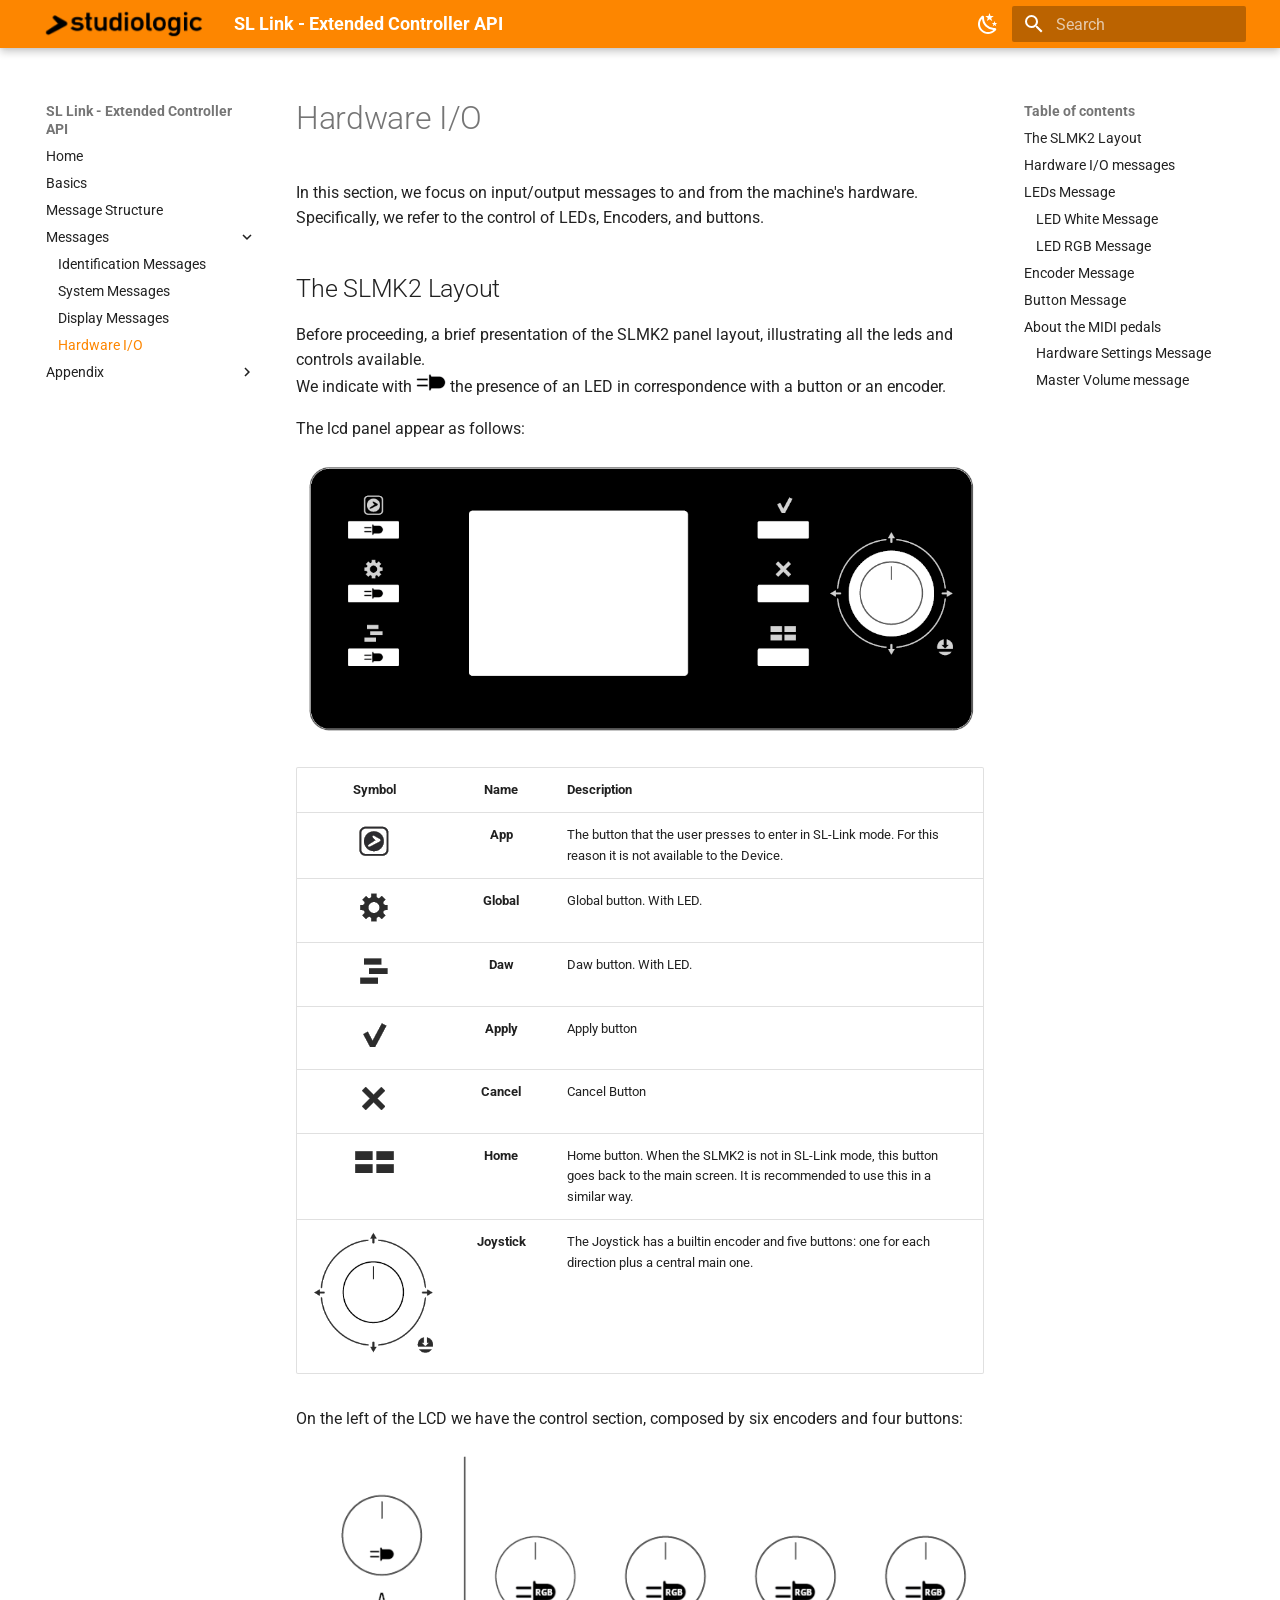
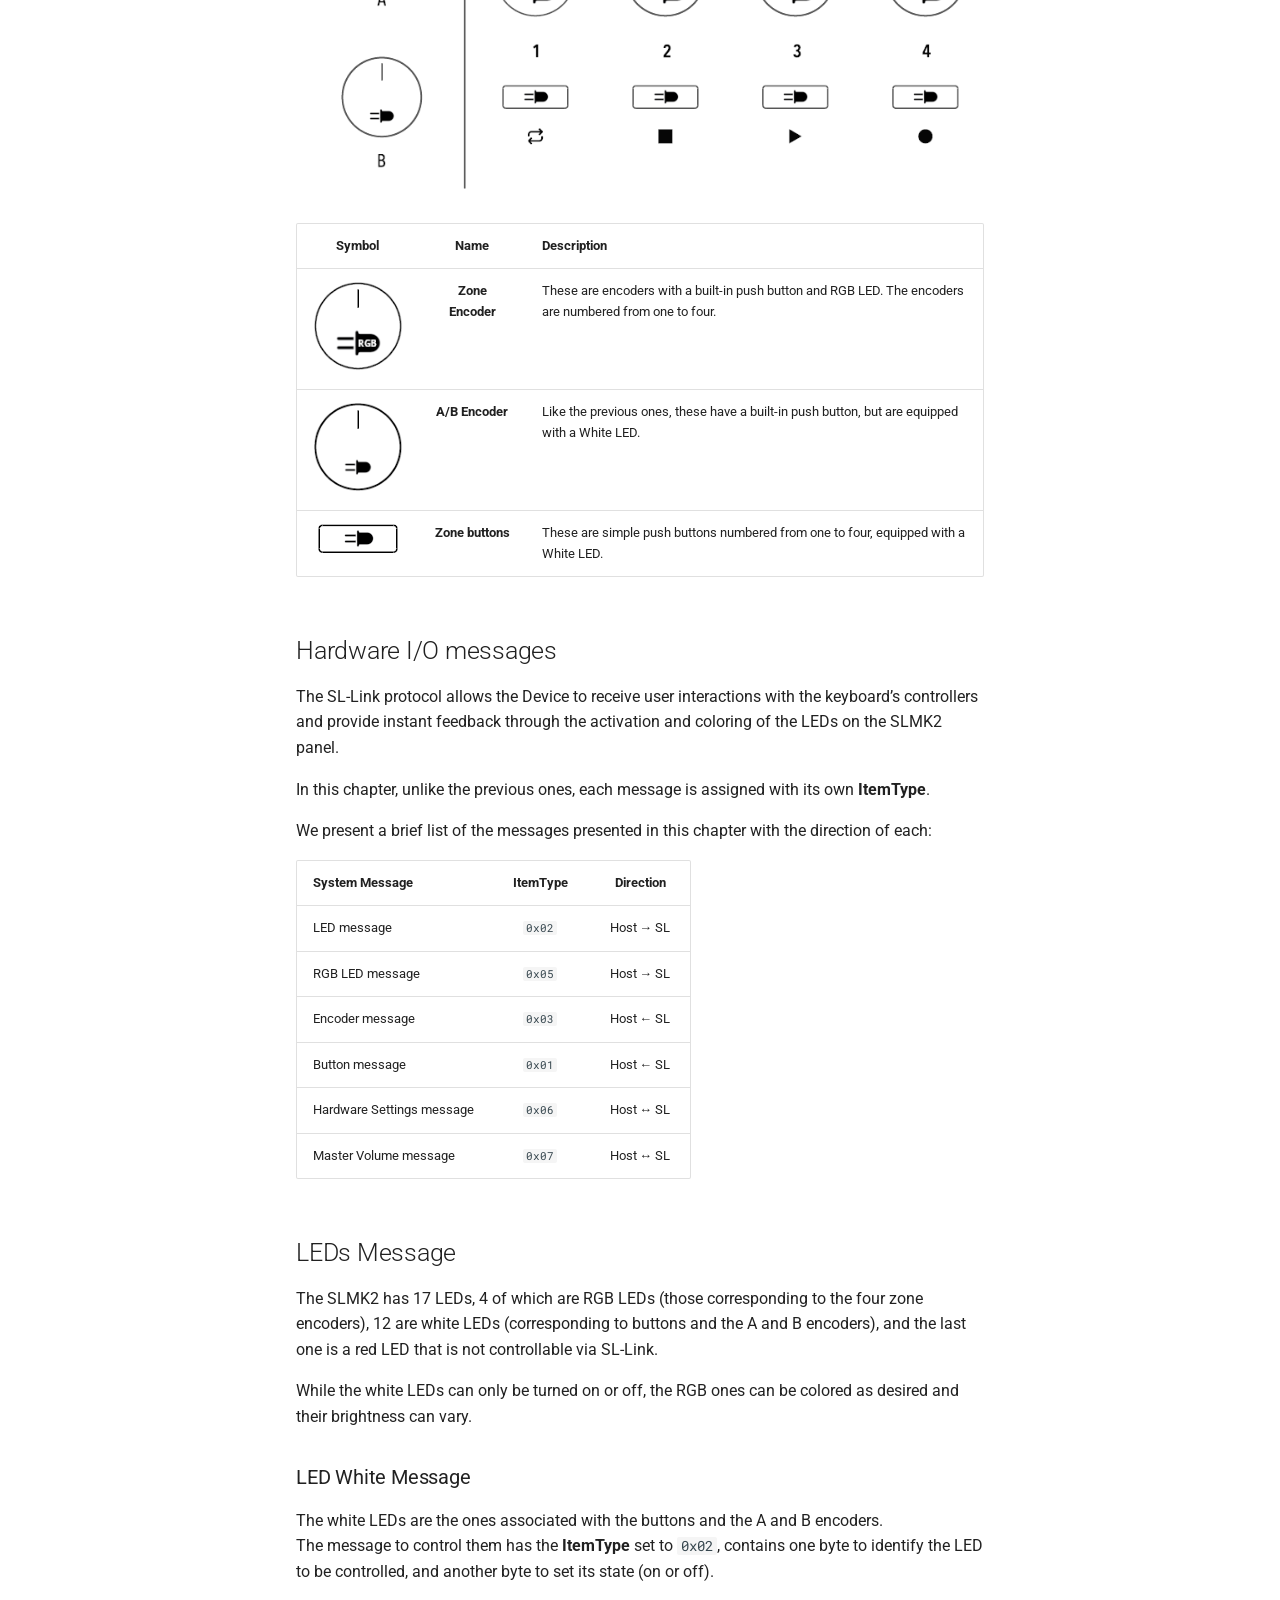
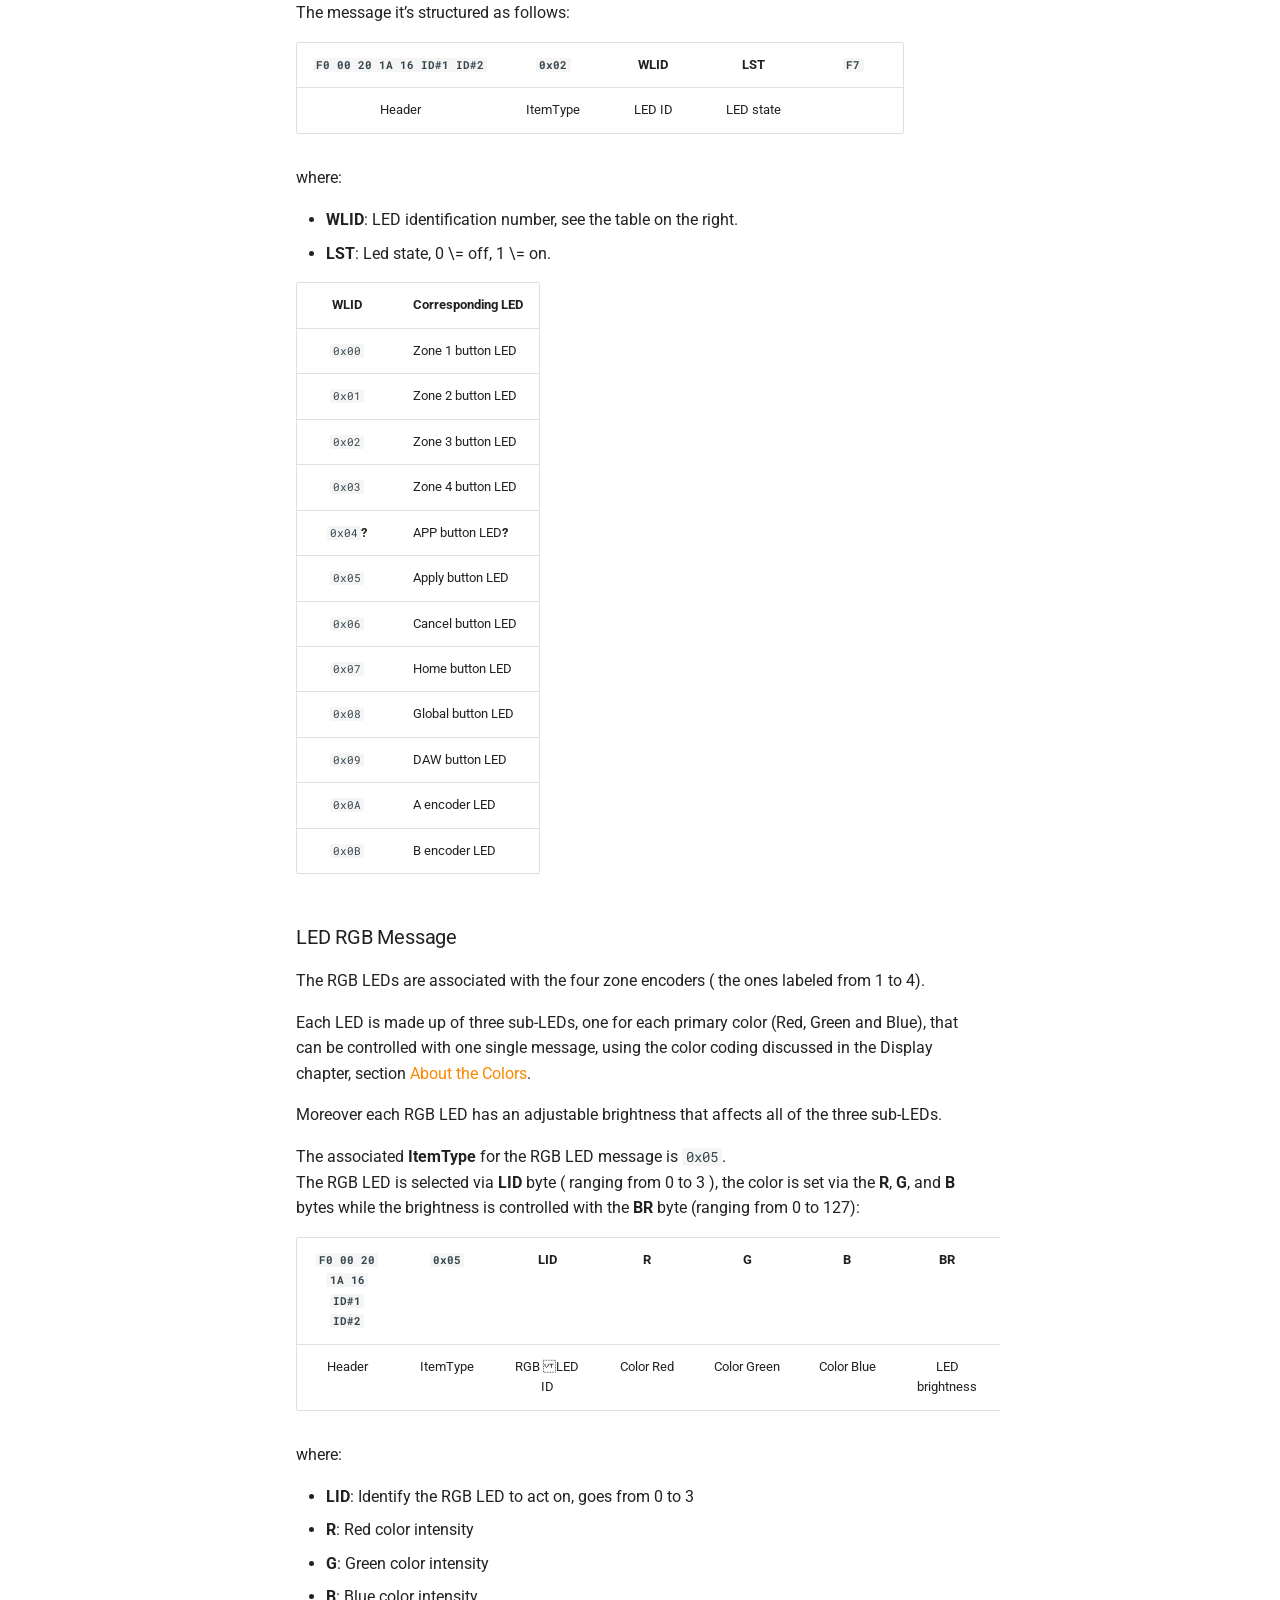
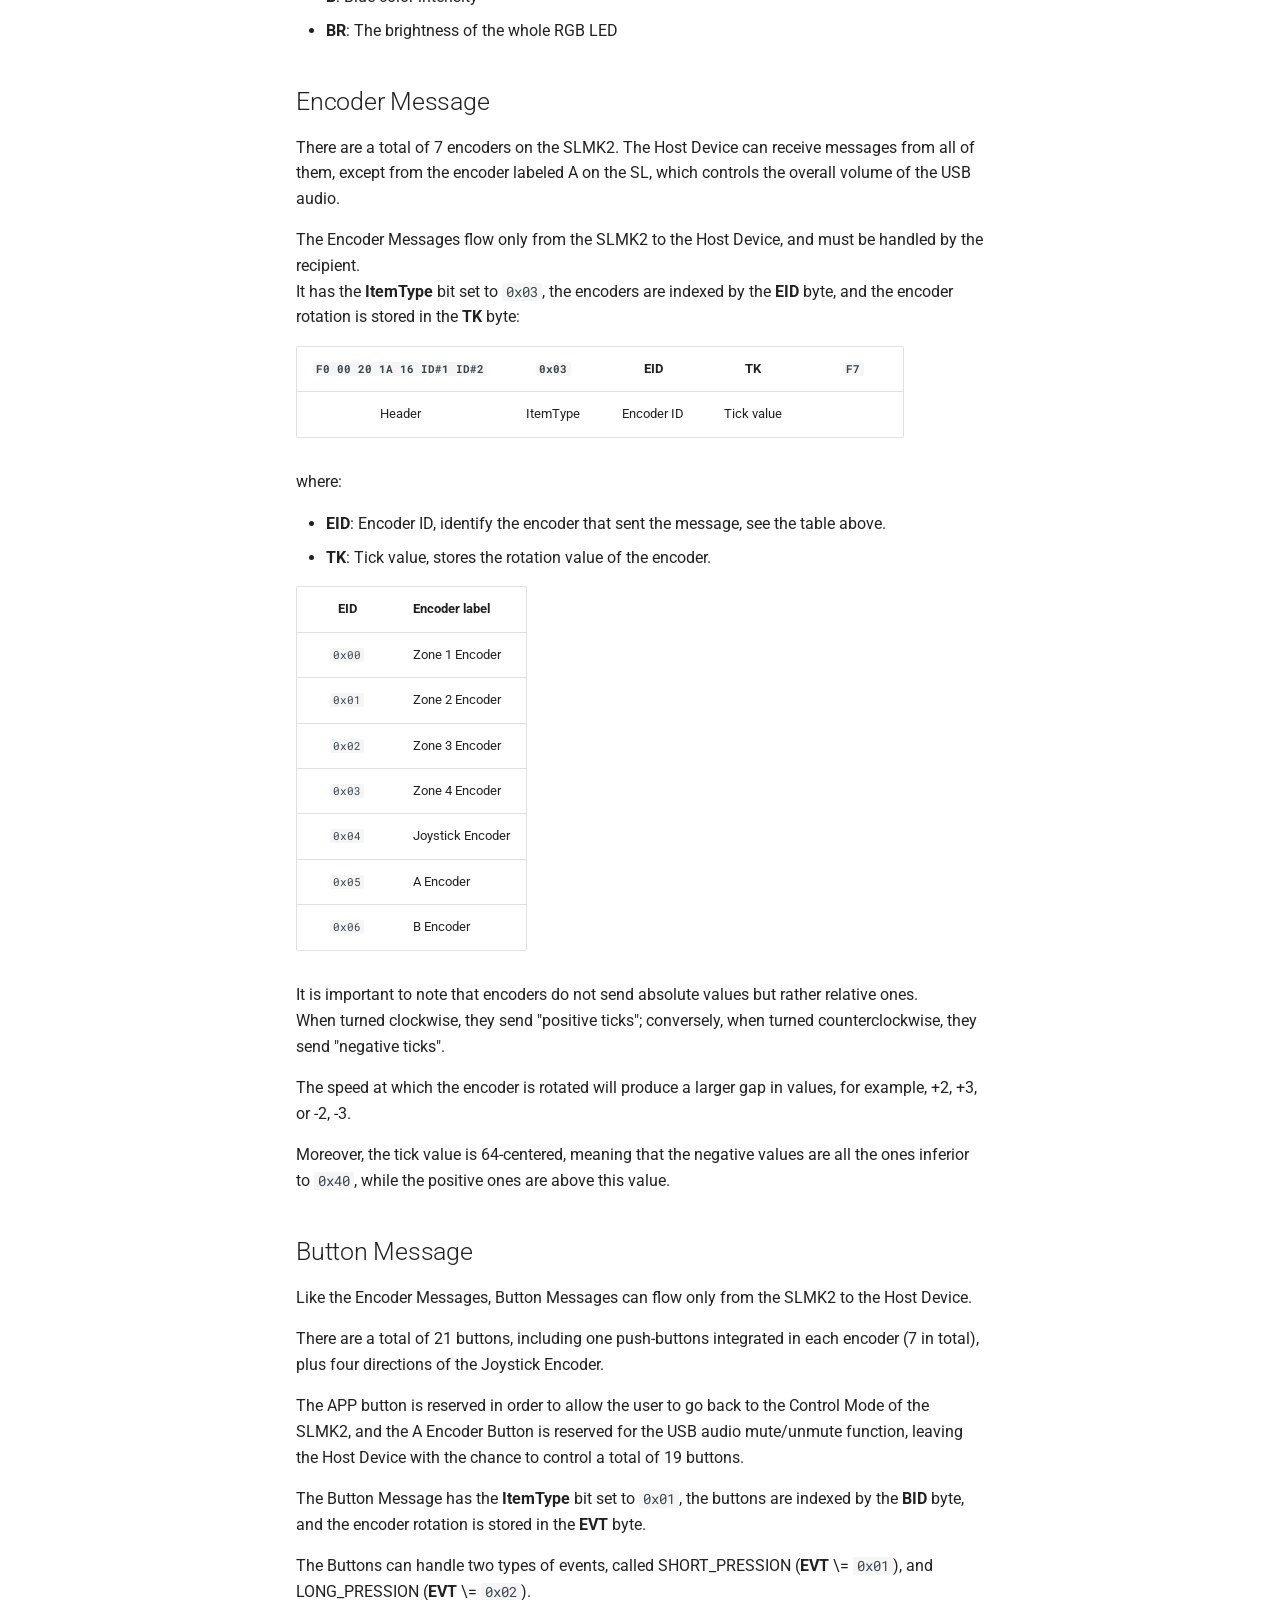
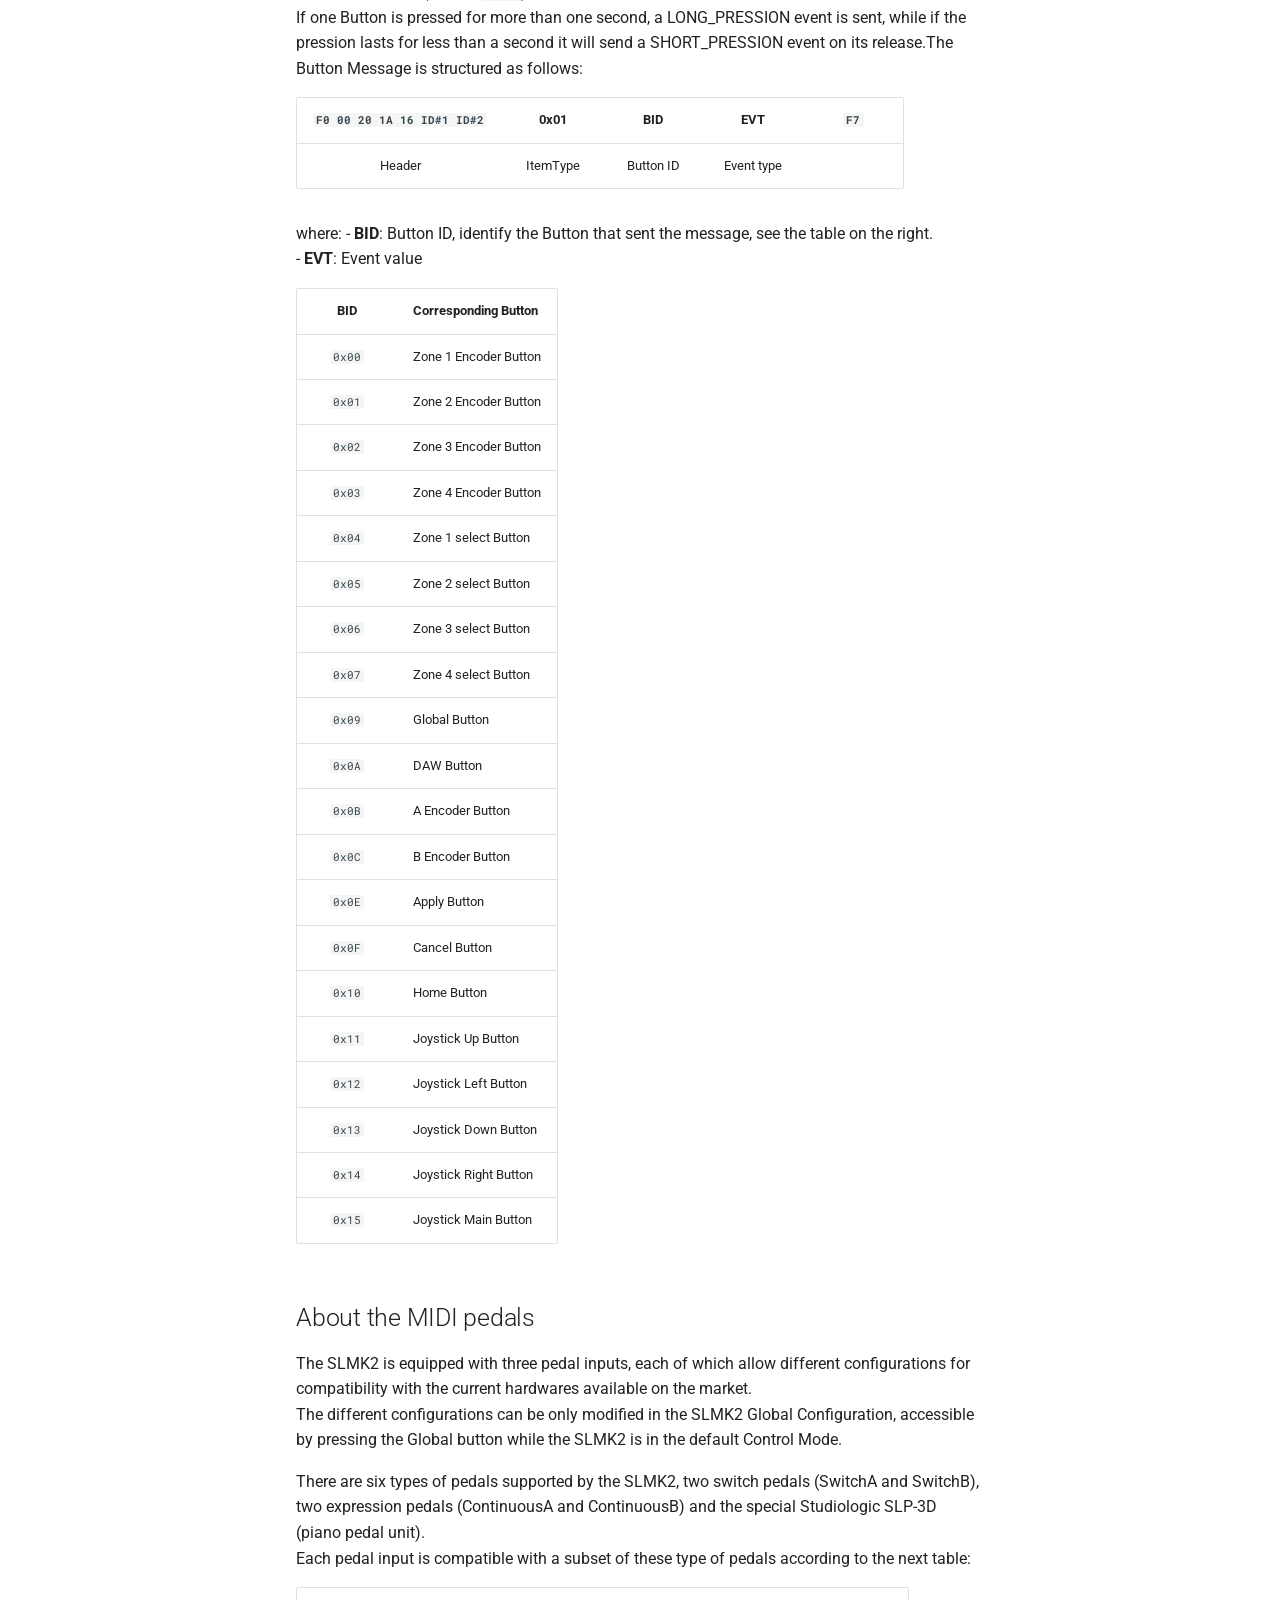
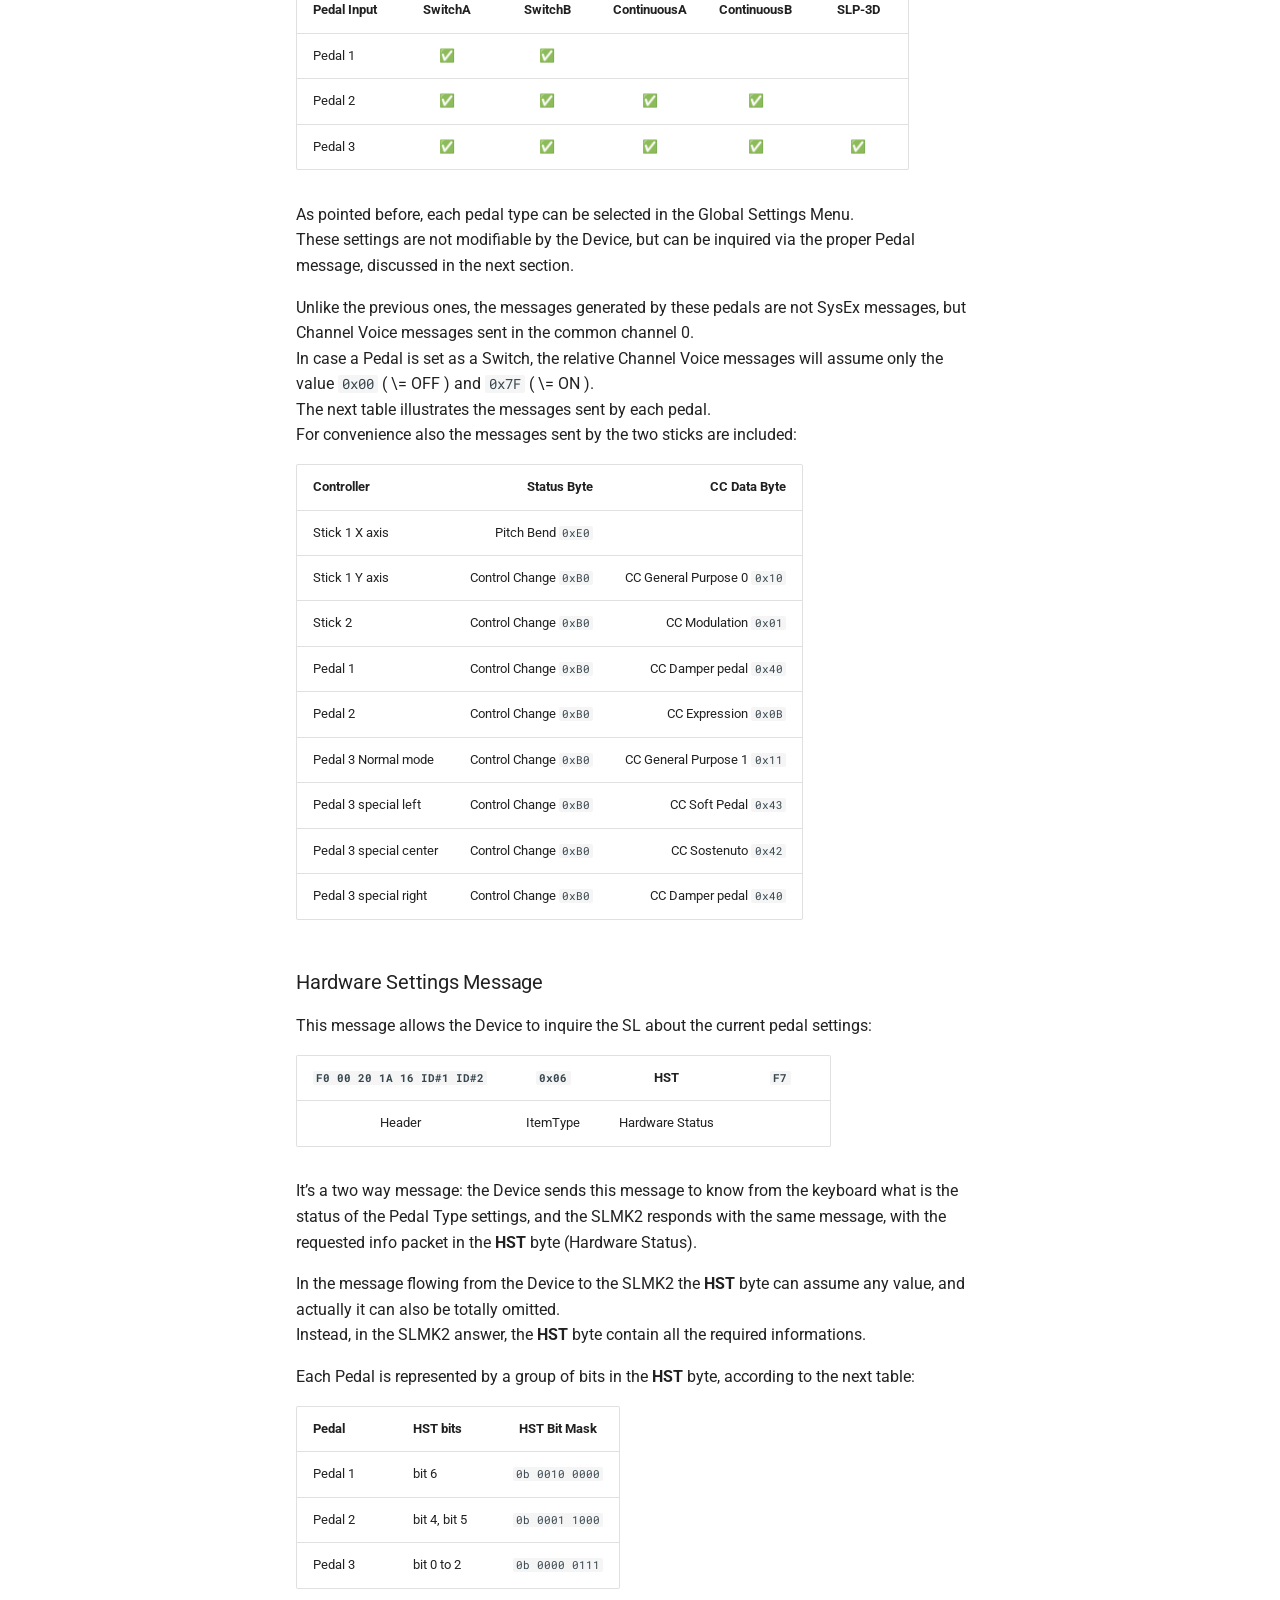
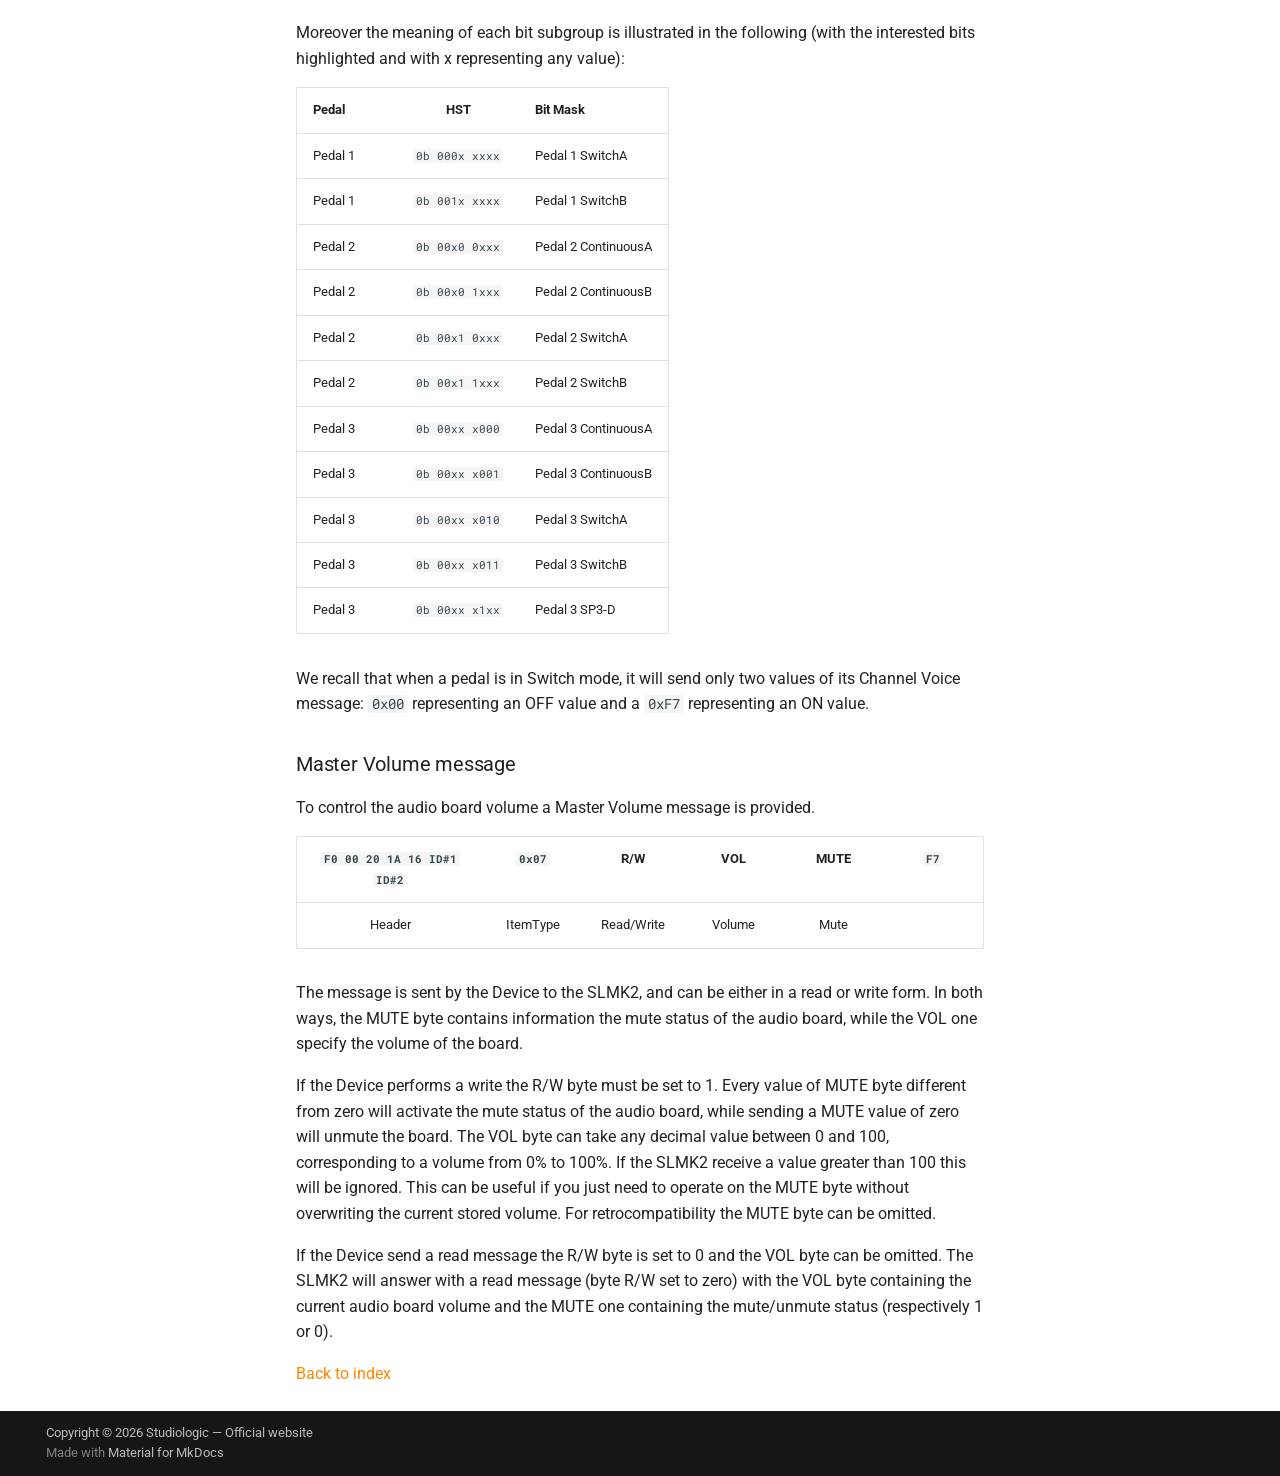
<file: site/hardware-io/index.html>
<!doctype html>
<html lang="en" class="no-js">
  <head>
    
      <meta charset="utf-8">
      <meta name="viewport" content="width=device-width,initial-scale=1">
      
      
      
        <link rel="canonical" href="https://fatarsrl.github.io/sl-link/hardware-io/">
      
      
        <link rel="prev" href="../display-messages/">
      
      
        <link rel="next" href="../appendix-a/">
      
      
        
      
      
      <link rel="icon" href="../assets/images/favicon.png">
      <meta name="generator" content="mkdocs-1.6.1, mkdocs-material-9.7.6">
    
    
      
        <title>Hardware I/O - SL Link - Extended Controller API</title>
      
    
    
      <link rel="stylesheet" href="../assets/stylesheets/main.484c7ddc.min.css">
      
        
        <link rel="stylesheet" href="../assets/stylesheets/palette.ab4e12ef.min.css">
      
      


    
    
      
    
    
      
        
        
        <link rel="preconnect" href="https://fonts.gstatic.com" crossorigin>
        <link rel="stylesheet" href="https://fonts.googleapis.com/css?family=Roboto:300,300i,400,400i,700,700i%7CRoboto+Mono:400,400i,700,700i&display=fallback">
        <style>:root{--md-text-font:"Roboto";--md-code-font:"Roboto Mono"}</style>
      
    
    
      <link rel="stylesheet" href="../stylesheets/extra.css">
    
    <script>__md_scope=new URL("..",location),__md_hash=e=>[...e].reduce(((e,_)=>(e<<5)-e+_.charCodeAt(0)),0),__md_get=(e,_=localStorage,t=__md_scope)=>JSON.parse(_.getItem(t.pathname+"."+e)),__md_set=(e,_,t=localStorage,a=__md_scope)=>{try{t.setItem(a.pathname+"."+e,JSON.stringify(_))}catch(e){}}</script>
    
      

    
    
  </head>
  
  
    
    
      
    
    
    
    
    <body dir="ltr" data-md-color-scheme="default" data-md-color-primary="custom" data-md-color-accent="custom">
  
    
    <input class="md-toggle" data-md-toggle="drawer" type="checkbox" id="__drawer" autocomplete="off">
    <input class="md-toggle" data-md-toggle="search" type="checkbox" id="__search" autocomplete="off">
    <label class="md-overlay" for="__drawer"></label>
    <div data-md-component="skip">
      
        
        <a href="#hardware-io" class="md-skip">
          Skip to content
        </a>
      
    </div>
    <div data-md-component="announce">
      
    </div>
    
    
      

  

<header class="md-header md-header--shadow" data-md-component="header">
  <nav class="md-header__inner md-grid" aria-label="Header">
    <a href=".." title="SL Link - Extended Controller API" class="md-header__button md-logo" aria-label="SL Link - Extended Controller API" data-md-component="logo">
      
  <img src="../res/studiologic_logo_light.png" alt="logo">

    </a>
    <label class="md-header__button md-icon" for="__drawer">
      
      <svg xmlns="http://www.w3.org/2000/svg" viewBox="0 0 24 24"><path d="M3 6h18v2H3zm0 5h18v2H3zm0 5h18v2H3z"/></svg>
    </label>
    <div class="md-header__title" data-md-component="header-title">
      <div class="md-header__ellipsis">
        <div class="md-header__topic">
          <span class="md-ellipsis">
            SL Link - Extended Controller API
          </span>
        </div>
        <div class="md-header__topic" data-md-component="header-topic">
          <span class="md-ellipsis">
            
              Hardware I/O
            
          </span>
        </div>
      </div>
    </div>
    
      
        <form class="md-header__option" data-md-component="palette">
  
    
    
    
    <input class="md-option" data-md-color-media="" data-md-color-scheme="default" data-md-color-primary="custom" data-md-color-accent="custom"  aria-label="Switch to dark mode"  type="radio" name="__palette" id="__palette_0">
    
      <label class="md-header__button md-icon" title="Switch to dark mode" for="__palette_1" hidden>
        <svg xmlns="http://www.w3.org/2000/svg" viewBox="0 0 24 24"><path d="m17.75 4.09-2.53 1.94.91 3.06-2.63-1.81-2.63 1.81.91-3.06-2.53-1.94L12.44 4l1.06-3 1.06 3zm3.5 6.91-1.64 1.25.59 1.98-1.7-1.17-1.7 1.17.59-1.98L15.75 11l2.06-.05L18.5 9l.69 1.95zm-2.28 4.95c.83-.08 1.72 1.1 1.19 1.85-.32.45-.66.87-1.08 1.27C15.17 23 8.84 23 4.94 19.07c-3.91-3.9-3.91-10.24 0-14.14.4-.4.82-.76 1.27-1.08.75-.53 1.93.36 1.85 1.19-.27 2.86.69 5.83 2.89 8.02a9.96 9.96 0 0 0 8.02 2.89m-1.64 2.02a12.08 12.08 0 0 1-7.8-3.47c-2.17-2.19-3.33-5-3.49-7.82-2.81 3.14-2.7 7.96.31 10.98 3.02 3.01 7.84 3.12 10.98.31"/></svg>
      </label>
    
  
    
    
    
    <input class="md-option" data-md-color-media="" data-md-color-scheme="slate" data-md-color-primary="custom" data-md-color-accent="custom"  aria-label="Switch to light mode"  type="radio" name="__palette" id="__palette_1">
    
      <label class="md-header__button md-icon" title="Switch to light mode" for="__palette_0" hidden>
        <svg xmlns="http://www.w3.org/2000/svg" viewBox="0 0 24 24"><path d="M12 7a5 5 0 0 1 5 5 5 5 0 0 1-5 5 5 5 0 0 1-5-5 5 5 0 0 1 5-5m0 2a3 3 0 0 0-3 3 3 3 0 0 0 3 3 3 3 0 0 0 3-3 3 3 0 0 0-3-3m0-7 2.39 3.42C13.65 5.15 12.84 5 12 5s-1.65.15-2.39.42zM3.34 7l4.16-.35A7.2 7.2 0 0 0 5.94 8.5c-.44.74-.69 1.5-.83 2.29zm.02 10 1.76-3.77a7.131 7.131 0 0 0 2.38 4.14zM20.65 7l-1.77 3.79a7.02 7.02 0 0 0-2.38-4.15zm-.01 10-4.14.36c.59-.51 1.12-1.14 1.54-1.86.42-.73.69-1.5.83-2.29zM12 22l-2.41-3.44c.74.27 1.55.44 2.41.44.82 0 1.63-.17 2.37-.44z"/></svg>
      </label>
    
  
</form>
      
    
    
      <script>var palette=__md_get("__palette");if(palette&&palette.color){if("(prefers-color-scheme)"===palette.color.media){var media=matchMedia("(prefers-color-scheme: light)"),input=document.querySelector(media.matches?"[data-md-color-media='(prefers-color-scheme: light)']":"[data-md-color-media='(prefers-color-scheme: dark)']");palette.color.media=input.getAttribute("data-md-color-media"),palette.color.scheme=input.getAttribute("data-md-color-scheme"),palette.color.primary=input.getAttribute("data-md-color-primary"),palette.color.accent=input.getAttribute("data-md-color-accent")}for(var[key,value]of Object.entries(palette.color))document.body.setAttribute("data-md-color-"+key,value)}</script>
    
    
    
      
      
        <label class="md-header__button md-icon" for="__search">
          
          <svg xmlns="http://www.w3.org/2000/svg" viewBox="0 0 24 24"><path d="M9.5 3A6.5 6.5 0 0 1 16 9.5c0 1.61-.59 3.09-1.56 4.23l.27.27h.79l5 5-1.5 1.5-5-5v-.79l-.27-.27A6.52 6.52 0 0 1 9.5 16 6.5 6.5 0 0 1 3 9.5 6.5 6.5 0 0 1 9.5 3m0 2C7 5 5 7 5 9.5S7 14 9.5 14 14 12 14 9.5 12 5 9.5 5"/></svg>
        </label>
        <div class="md-search" data-md-component="search" role="dialog">
  <label class="md-search__overlay" for="__search"></label>
  <div class="md-search__inner" role="search">
    <form class="md-search__form" name="search">
      <input type="text" class="md-search__input" name="query" aria-label="Search" placeholder="Search" autocapitalize="off" autocorrect="off" autocomplete="off" spellcheck="false" data-md-component="search-query" required>
      <label class="md-search__icon md-icon" for="__search">
        
        <svg xmlns="http://www.w3.org/2000/svg" viewBox="0 0 24 24"><path d="M9.5 3A6.5 6.5 0 0 1 16 9.5c0 1.61-.59 3.09-1.56 4.23l.27.27h.79l5 5-1.5 1.5-5-5v-.79l-.27-.27A6.52 6.52 0 0 1 9.5 16 6.5 6.5 0 0 1 3 9.5 6.5 6.5 0 0 1 9.5 3m0 2C7 5 5 7 5 9.5S7 14 9.5 14 14 12 14 9.5 12 5 9.5 5"/></svg>
        
        <svg xmlns="http://www.w3.org/2000/svg" viewBox="0 0 24 24"><path d="M20 11v2H8l5.5 5.5-1.42 1.42L4.16 12l7.92-7.92L13.5 5.5 8 11z"/></svg>
      </label>
      <nav class="md-search__options" aria-label="Search">
        
        <button type="reset" class="md-search__icon md-icon" title="Clear" aria-label="Clear" tabindex="-1">
          
          <svg xmlns="http://www.w3.org/2000/svg" viewBox="0 0 24 24"><path d="M19 6.41 17.59 5 12 10.59 6.41 5 5 6.41 10.59 12 5 17.59 6.41 19 12 13.41 17.59 19 19 17.59 13.41 12z"/></svg>
        </button>
      </nav>
      
    </form>
    <div class="md-search__output">
      <div class="md-search__scrollwrap" tabindex="0" data-md-scrollfix>
        <div class="md-search-result" data-md-component="search-result">
          <div class="md-search-result__meta">
            Initializing search
          </div>
          <ol class="md-search-result__list" role="presentation"></ol>
        </div>
      </div>
    </div>
  </div>
</div>
      
    
    
  </nav>
  
</header>
    
    <div class="md-container" data-md-component="container">
      
      
        
          
        
      
      <main class="md-main" data-md-component="main">
        <div class="md-main__inner md-grid">
          
            
              
              <div class="md-sidebar md-sidebar--primary" data-md-component="sidebar" data-md-type="navigation" >
                <div class="md-sidebar__scrollwrap">
                  <div class="md-sidebar__inner">
                    



<nav class="md-nav md-nav--primary" aria-label="Navigation" data-md-level="0">
  <label class="md-nav__title" for="__drawer">
    <a href=".." title="SL Link - Extended Controller API" class="md-nav__button md-logo" aria-label="SL Link - Extended Controller API" data-md-component="logo">
      
  <img src="../res/studiologic_logo_light.png" alt="logo">

    </a>
    SL Link - Extended Controller API
  </label>
  
  <ul class="md-nav__list" data-md-scrollfix>
    
      
      
  
  
  
  
    <li class="md-nav__item">
      <a href=".." class="md-nav__link">
        
  
  
  <span class="md-ellipsis">
    
  
    Home
  

    
  </span>
  
  

      </a>
    </li>
  

    
      
      
  
  
  
  
    <li class="md-nav__item">
      <a href="../basics/" class="md-nav__link">
        
  
  
  <span class="md-ellipsis">
    
  
    Basics
  

    
  </span>
  
  

      </a>
    </li>
  

    
      
      
  
  
  
  
    <li class="md-nav__item">
      <a href="../message-structure/" class="md-nav__link">
        
  
  
  <span class="md-ellipsis">
    
  
    Message Structure
  

    
  </span>
  
  

      </a>
    </li>
  

    
      
      
  
  
    
  
  
  
    
    
    
    
    
    <li class="md-nav__item md-nav__item--active md-nav__item--nested">
      
        
        
        <input class="md-nav__toggle md-toggle " type="checkbox" id="__nav_4" checked>
        
          
          <label class="md-nav__link" for="__nav_4" id="__nav_4_label" tabindex="0">
            
  
  
  <span class="md-ellipsis">
    
  
    Messages
  

    
  </span>
  
  

            <span class="md-nav__icon md-icon"></span>
          </label>
        
        <nav class="md-nav" data-md-level="1" aria-labelledby="__nav_4_label" aria-expanded="true">
          <label class="md-nav__title" for="__nav_4">
            <span class="md-nav__icon md-icon"></span>
            
  
    Messages
  

          </label>
          <ul class="md-nav__list" data-md-scrollfix>
            
              
                
  
  
  
  
    <li class="md-nav__item">
      <a href="../identification-messages/" class="md-nav__link">
        
  
  
  <span class="md-ellipsis">
    
  
    Identification Messages
  

    
  </span>
  
  

      </a>
    </li>
  

              
            
              
                
  
  
  
  
    <li class="md-nav__item">
      <a href="../system-messages/" class="md-nav__link">
        
  
  
  <span class="md-ellipsis">
    
  
    System Messages
  

    
  </span>
  
  

      </a>
    </li>
  

              
            
              
                
  
  
  
  
    <li class="md-nav__item">
      <a href="../display-messages/" class="md-nav__link">
        
  
  
  <span class="md-ellipsis">
    
  
    Display Messages
  

    
  </span>
  
  

      </a>
    </li>
  

              
            
              
                
  
  
    
  
  
  
    <li class="md-nav__item md-nav__item--active">
      
      <input class="md-nav__toggle md-toggle" type="checkbox" id="__toc">
      
      
        
      
      
        <label class="md-nav__link md-nav__link--active" for="__toc">
          
  
  
  <span class="md-ellipsis">
    
  
    Hardware I/O
  

    
  </span>
  
  

          <span class="md-nav__icon md-icon"></span>
        </label>
      
      <a href="./" class="md-nav__link md-nav__link--active">
        
  
  
  <span class="md-ellipsis">
    
  
    Hardware I/O
  

    
  </span>
  
  

      </a>
      
        

<nav class="md-nav md-nav--secondary" aria-label="Table of contents">
  
  
  
    
  
  
    <label class="md-nav__title" for="__toc">
      <span class="md-nav__icon md-icon"></span>
      Table of contents
    </label>
    <ul class="md-nav__list" data-md-component="toc" data-md-scrollfix>
      
        <li class="md-nav__item">
  <a href="#the-slmk2-layout" class="md-nav__link">
    <span class="md-ellipsis">
      
        The SLMK2 Layout
      
    </span>
  </a>
  
</li>
      
        <li class="md-nav__item">
  <a href="#hardware-io-messages" class="md-nav__link">
    <span class="md-ellipsis">
      
        Hardware I/O messages
      
    </span>
  </a>
  
</li>
      
        <li class="md-nav__item">
  <a href="#leds-message" class="md-nav__link">
    <span class="md-ellipsis">
      
        LEDs Message
      
    </span>
  </a>
  
    <nav class="md-nav" aria-label="LEDs Message">
      <ul class="md-nav__list">
        
          <li class="md-nav__item">
  <a href="#led-white-message" class="md-nav__link">
    <span class="md-ellipsis">
      
        LED White Message
      
    </span>
  </a>
  
</li>
        
          <li class="md-nav__item">
  <a href="#led-rgb-message" class="md-nav__link">
    <span class="md-ellipsis">
      
        LED RGB Message
      
    </span>
  </a>
  
</li>
        
      </ul>
    </nav>
  
</li>
      
        <li class="md-nav__item">
  <a href="#encoder-message" class="md-nav__link">
    <span class="md-ellipsis">
      
        Encoder Message
      
    </span>
  </a>
  
</li>
      
        <li class="md-nav__item">
  <a href="#button-message" class="md-nav__link">
    <span class="md-ellipsis">
      
        Button Message
      
    </span>
  </a>
  
</li>
      
        <li class="md-nav__item">
  <a href="#about-the-midi-pedals" class="md-nav__link">
    <span class="md-ellipsis">
      
        About the MIDI pedals
      
    </span>
  </a>
  
    <nav class="md-nav" aria-label="About the MIDI pedals">
      <ul class="md-nav__list">
        
          <li class="md-nav__item">
  <a href="#hardware-settings-message" class="md-nav__link">
    <span class="md-ellipsis">
      
        Hardware Settings Message
      
    </span>
  </a>
  
</li>
        
          <li class="md-nav__item">
  <a href="#master-volume-message" class="md-nav__link">
    <span class="md-ellipsis">
      
        Master Volume message
      
    </span>
  </a>
  
</li>
        
      </ul>
    </nav>
  
</li>
      
    </ul>
  
</nav>
      
    </li>
  

              
            
          </ul>
        </nav>
      
    </li>
  

    
      
      
  
  
  
  
    
    
    
    
    
    <li class="md-nav__item md-nav__item--nested">
      
        
        
        <input class="md-nav__toggle md-toggle " type="checkbox" id="__nav_5" >
        
          
          <label class="md-nav__link" for="__nav_5" id="__nav_5_label" tabindex="0">
            
  
  
  <span class="md-ellipsis">
    
  
    Appendix
  

    
  </span>
  
  

            <span class="md-nav__icon md-icon"></span>
          </label>
        
        <nav class="md-nav" data-md-level="1" aria-labelledby="__nav_5_label" aria-expanded="false">
          <label class="md-nav__title" for="__nav_5">
            <span class="md-nav__icon md-icon"></span>
            
  
    Appendix
  

          </label>
          <ul class="md-nav__list" data-md-scrollfix>
            
              
                
  
  
  
  
    <li class="md-nav__item">
      <a href="../appendix-a/" class="md-nav__link">
        
  
  
  <span class="md-ellipsis">
    
  
    Appendix A
  

    
  </span>
  
  

      </a>
    </li>
  

              
            
          </ul>
        </nav>
      
    </li>
  

    
  </ul>
</nav>
                  </div>
                </div>
              </div>
            
            
              
              <div class="md-sidebar md-sidebar--secondary" data-md-component="sidebar" data-md-type="toc" >
                <div class="md-sidebar__scrollwrap">
                  <div class="md-sidebar__inner">
                    

<nav class="md-nav md-nav--secondary" aria-label="Table of contents">
  
  
  
    
  
  
    <label class="md-nav__title" for="__toc">
      <span class="md-nav__icon md-icon"></span>
      Table of contents
    </label>
    <ul class="md-nav__list" data-md-component="toc" data-md-scrollfix>
      
        <li class="md-nav__item">
  <a href="#the-slmk2-layout" class="md-nav__link">
    <span class="md-ellipsis">
      
        The SLMK2 Layout
      
    </span>
  </a>
  
</li>
      
        <li class="md-nav__item">
  <a href="#hardware-io-messages" class="md-nav__link">
    <span class="md-ellipsis">
      
        Hardware I/O messages
      
    </span>
  </a>
  
</li>
      
        <li class="md-nav__item">
  <a href="#leds-message" class="md-nav__link">
    <span class="md-ellipsis">
      
        LEDs Message
      
    </span>
  </a>
  
    <nav class="md-nav" aria-label="LEDs Message">
      <ul class="md-nav__list">
        
          <li class="md-nav__item">
  <a href="#led-white-message" class="md-nav__link">
    <span class="md-ellipsis">
      
        LED White Message
      
    </span>
  </a>
  
</li>
        
          <li class="md-nav__item">
  <a href="#led-rgb-message" class="md-nav__link">
    <span class="md-ellipsis">
      
        LED RGB Message
      
    </span>
  </a>
  
</li>
        
      </ul>
    </nav>
  
</li>
      
        <li class="md-nav__item">
  <a href="#encoder-message" class="md-nav__link">
    <span class="md-ellipsis">
      
        Encoder Message
      
    </span>
  </a>
  
</li>
      
        <li class="md-nav__item">
  <a href="#button-message" class="md-nav__link">
    <span class="md-ellipsis">
      
        Button Message
      
    </span>
  </a>
  
</li>
      
        <li class="md-nav__item">
  <a href="#about-the-midi-pedals" class="md-nav__link">
    <span class="md-ellipsis">
      
        About the MIDI pedals
      
    </span>
  </a>
  
    <nav class="md-nav" aria-label="About the MIDI pedals">
      <ul class="md-nav__list">
        
          <li class="md-nav__item">
  <a href="#hardware-settings-message" class="md-nav__link">
    <span class="md-ellipsis">
      
        Hardware Settings Message
      
    </span>
  </a>
  
</li>
        
          <li class="md-nav__item">
  <a href="#master-volume-message" class="md-nav__link">
    <span class="md-ellipsis">
      
        Master Volume message
      
    </span>
  </a>
  
</li>
        
      </ul>
    </nav>
  
</li>
      
    </ul>
  
</nav>
                  </div>
                </div>
              </div>
            
          
          
            <div class="md-content" data-md-component="content">
              
              <article class="md-content__inner md-typeset">
                
                  



<h1 id="hardware-io">Hardware I/O</h1>
<p>In this section, we focus on input/output messages to and from the machine's hardware.<br />
Specifically, we refer to the control of LEDs, Encoders, and buttons.</p>
<h2 id="the-slmk2-layout">The SLMK2 Layout</h2>
<p>Before proceeding, a brief presentation of the SLMK2 panel layout, illustrating all the leds and controls available. <br />
We indicate with <img alt="" src="../res/led.png" /> the presence of an LED in correspondence with a button or an encoder.</p>
<p>The lcd panel appear as follows:</p>
<p><img alt="" src="../res/display.png" /></p>
<table>
<thead>
<tr>
<th style="text-align: center;">Symbol</th>
<th style="text-align: center;">Name</th>
<th>Description</th>
</tr>
</thead>
<tbody>
<tr>
<td style="text-align: center;"><img alt="" src="../res/icon-app.png" /></td>
<td style="text-align: center;"><strong>App</strong></td>
<td>The button that the user presses to enter in SL-Link mode. For this reason it is not available to the Device.</td>
</tr>
<tr>
<td style="text-align: center;"><img alt="" src="../res/icon-setting.png" /></td>
<td style="text-align: center;"><strong>Global</strong></td>
<td>Global button. With LED.</td>
</tr>
<tr>
<td style="text-align: center;"><img alt="" src="../res/icon-daw.png" /></td>
<td style="text-align: center;"><strong>Daw</strong></td>
<td>Daw button. With LED.</td>
</tr>
<tr>
<td style="text-align: center;"><img alt="" src="../res/icon-apply.png" /></td>
<td style="text-align: center;"><strong>Apply</strong></td>
<td>Apply button</td>
</tr>
<tr>
<td style="text-align: center;"><img alt="" src="../res/icon-cancel.png" /></td>
<td style="text-align: center;"><strong>Cancel</strong></td>
<td>Cancel Button</td>
</tr>
<tr>
<td style="text-align: center;"><img alt="" src="../res/icon-home.png" /></td>
<td style="text-align: center;"><strong>Home</strong></td>
<td>Home button. When the SLMK2 is not in SL-Link mode, this button goes back to the main screen. It is recommended to use this in a similar way.</td>
</tr>
<tr>
<td style="text-align: center;"><img alt="" src="../res/joystick.png" /></td>
<td style="text-align: center;"><strong>Joystick</strong></td>
<td>The Joystick has a builtin encoder and five buttons: one for each direction plus a central main one.</td>
</tr>
</tbody>
</table>
<p>On the left of the LCD we have the control section, composed by six encoders and four buttons:</p>
<p><img alt="" src="../res/panel.png" /></p>
<table>
<thead>
<tr>
<th style="text-align: center;">Symbol</th>
<th style="text-align: center;">Name</th>
<th>Description</th>
</tr>
</thead>
<tbody>
<tr>
<td style="text-align: center;"><img alt="" src="../res/zone-encoder.png" /></td>
<td style="text-align: center;"><strong>Zone Encoder</strong></td>
<td>These are encoders with a built-in push button and RGB LED. The encoders are numbered from one to four.</td>
</tr>
<tr>
<td style="text-align: center;"><img alt="" src="../res/ab-encoder.png" /></td>
<td style="text-align: center;"><strong>A/B Encoder</strong></td>
<td>Like the previous ones, these have a built-in push button, but are equipped with a White LED.</td>
</tr>
<tr>
<td style="text-align: center;"><img alt="" src="../res/zone-button.png" /></td>
<td style="text-align: center;"><strong>Zone buttons</strong></td>
<td>These are simple push buttons numbered from one to four, equipped with a White LED.</td>
</tr>
</tbody>
</table>
<h2 id="hardware-io-messages">Hardware I/O messages</h2>
<p>The SL-Link protocol allows the Device to receive user interactions with the keyboard’s controllers and provide instant feedback through the activation and coloring of the LEDs on the SLMK2 panel.</p>
<p>In this chapter, unlike the previous ones, each message is assigned with its own <strong>ItemType</strong>.</p>
<p>We present a brief list of the messages presented in this chapter with the direction of each:</p>
<table>
<thead>
<tr>
<th style="text-align: left;">System Message</th>
<th style="text-align: center;">ItemType</th>
<th style="text-align: center;">Direction</th>
</tr>
</thead>
<tbody>
<tr>
<td style="text-align: left;">LED message</td>
<td style="text-align: center;"><code>0x02</code></td>
<td style="text-align: center;">Host → SL</td>
</tr>
<tr>
<td style="text-align: left;">RGB LED message</td>
<td style="text-align: center;"><code>0x05</code></td>
<td style="text-align: center;">Host → SL</td>
</tr>
<tr>
<td style="text-align: left;">Encoder message</td>
<td style="text-align: center;"><code>0x03</code></td>
<td style="text-align: center;">Host ← SL</td>
</tr>
<tr>
<td style="text-align: left;">Button message</td>
<td style="text-align: center;"><code>0x01</code></td>
<td style="text-align: center;">Host ← SL</td>
</tr>
<tr>
<td style="text-align: left;">Hardware Settings message</td>
<td style="text-align: center;"><code>0x06</code></td>
<td style="text-align: center;">Host ↔ SL</td>
</tr>
<tr>
<td style="text-align: left;">Master Volume message</td>
<td style="text-align: center;"><code>0x07</code></td>
<td style="text-align: center;">Host ↔ SL</td>
</tr>
</tbody>
</table>
<h2 id="leds-message">LEDs Message</h2>
<p>The SLMK2 has 17 LEDs, 4 of which are RGB LEDs (those corresponding to the four zone encoders), 12 are white LEDs (corresponding to buttons and the A and B encoders), and the last one is a red LED that is not controllable via SL-Link.</p>
<p>While the white LEDs can only be turned on or off, the RGB ones can be colored as desired and their brightness can vary.</p>
<h3 id="led-white-message">LED White Message</h3>
<p>The white LEDs are the ones associated with the buttons and the A and B encoders.<br />
The message to control them has the <strong>ItemType</strong> set to <code>0x02</code>, contains one byte to identify the LED to be controlled, and  another byte to set its state (on or off).</p>
<p>The message it’s structured as follows:</p>
<table>
<thead>
<tr>
<th style="text-align: center;"><code>F0 00 20 1A 16 ID#1 ID#2</code></th>
<th style="text-align: center;"><code>0x02</code></th>
<th style="text-align: center;">WLID</th>
<th style="text-align: center;">LST</th>
<th style="text-align: center;"><code>F7</code></th>
</tr>
</thead>
<tbody>
<tr>
<td style="text-align: center;">Header</td>
<td style="text-align: center;">ItemType</td>
<td style="text-align: center;">LED ID</td>
<td style="text-align: center;">LED state</td>
<td style="text-align: center;"></td>
</tr>
</tbody>
</table>
<p>where:</p>
<ul>
<li><strong>WLID</strong>:  LED identification number, see the table on the right.  </li>
<li><strong>LST</strong>: Led state, 0 \= off, 1 \= on.</li>
</ul>
<table>
<thead>
<tr>
<th style="text-align: center;">WLID</th>
<th style="text-align: left;">Corresponding LED</th>
</tr>
</thead>
<tbody>
<tr>
<td style="text-align: center;"><code>0x00</code></td>
<td style="text-align: left;">Zone 1 button LED</td>
</tr>
<tr>
<td style="text-align: center;"><code>0x01</code></td>
<td style="text-align: left;">Zone 2 button LED</td>
</tr>
<tr>
<td style="text-align: center;"><code>0x02</code></td>
<td style="text-align: left;">Zone 3 button LED</td>
</tr>
<tr>
<td style="text-align: center;"><code>0x03</code></td>
<td style="text-align: left;">Zone 4 button LED</td>
</tr>
<tr>
<td style="text-align: center;"><code>0x04</code><strong>?</strong></td>
<td style="text-align: left;">APP button LED<strong>?</strong></td>
</tr>
<tr>
<td style="text-align: center;"><code>0x05</code></td>
<td style="text-align: left;">Apply button LED</td>
</tr>
<tr>
<td style="text-align: center;"><code>0x06</code></td>
<td style="text-align: left;">Cancel button LED</td>
</tr>
<tr>
<td style="text-align: center;"><code>0x07</code></td>
<td style="text-align: left;">Home button LED</td>
</tr>
<tr>
<td style="text-align: center;"><code>0x08</code></td>
<td style="text-align: left;">Global button LED</td>
</tr>
<tr>
<td style="text-align: center;"><code>0x09</code></td>
<td style="text-align: left;">DAW button LED</td>
</tr>
<tr>
<td style="text-align: center;"><code>0x0A</code></td>
<td style="text-align: left;">A encoder LED</td>
</tr>
<tr>
<td style="text-align: center;"><code>0x0B</code></td>
<td style="text-align: left;">B encoder LED</td>
</tr>
</tbody>
</table>
<h3 id="led-rgb-message">LED RGB Message</h3>
<p>The RGB LEDs are associated with the four zone encoders ( the ones labeled from 1 to 4).</p>
<p>Each LED is made up of three sub-LEDs, one for each primary color (Red, Green and Blue), that can be controlled with one single message, using the color coding discussed in the Display chapter, section <a href="../display-messages/#about-the-colors">About the Colors</a>.</p>
<p>Moreover each RGB LED has an adjustable brightness that affects all of the three sub-LEDs.</p>
<p>The associated <strong>ItemType</strong> for the RGB LED message is <code>0x05</code>.<br />
The RGB LED is selected via <strong>LID</strong> byte ( ranging from 0 to 3 ), the color is set via the <strong>R</strong>, <strong>G</strong>, and <strong>B</strong> bytes while the brightness is controlled with the <strong>BR</strong> byte (ranging from 0 to 127):</p>
<table>
<thead>
<tr>
<th style="text-align: center;"><code>F0 00 20 1A 16 ID#1 ID#2</code></th>
<th style="text-align: center;"><code>0x05</code></th>
<th style="text-align: center;">LID</th>
<th style="text-align: center;">R</th>
<th style="text-align: center;">G</th>
<th style="text-align: center;">B</th>
<th style="text-align: center;">BR</th>
<th style="text-align: center;"><code>F7</code></th>
</tr>
</thead>
<tbody>
<tr>
<td style="text-align: center;">Header</td>
<td style="text-align: center;">ItemType</td>
<td style="text-align: center;">RGB LED ID</td>
<td style="text-align: center;">Color Red</td>
<td style="text-align: center;">Color Green</td>
<td style="text-align: center;">Color Blue</td>
<td style="text-align: center;">LED brightness</td>
<td style="text-align: center;"></td>
</tr>
</tbody>
</table>
<p>where:</p>
<ul>
<li><strong>LID</strong>: Identify the RGB LED to act on, goes from 0 to 3</li>
<li><strong>R</strong>: Red color intensity</li>
<li><strong>G</strong>: Green color intensity</li>
<li><strong>B</strong>: Blue color intensity</li>
<li><strong>BR</strong>: The brightness of the whole RGB LED</li>
</ul>
<h2 id="encoder-message">Encoder Message</h2>
<p>There are a total of 7 encoders on the SLMK2. The Host Device can receive messages from all of them, except from the encoder labeled A on the SL, which controls the overall volume of the USB audio.</p>
<p>The Encoder Messages flow only from the SLMK2 to the Host Device, and must be handled by the recipient.<br />
It has the <strong>ItemType</strong> bit set to <code>0x03</code>, the encoders are indexed by the <strong>EID</strong> byte, and the encoder rotation is stored in the <strong>TK</strong> byte:</p>
<table>
<thead>
<tr>
<th style="text-align: center;"><code>F0 00 20 1A 16 ID#1 ID#2</code></th>
<th style="text-align: center;"><code>0x03</code></th>
<th style="text-align: center;">EID</th>
<th style="text-align: center;">TK</th>
<th style="text-align: center;"><code>F7</code></th>
</tr>
</thead>
<tbody>
<tr>
<td style="text-align: center;">Header</td>
<td style="text-align: center;">ItemType</td>
<td style="text-align: center;">Encoder ID</td>
<td style="text-align: center;">Tick value</td>
<td style="text-align: center;"></td>
</tr>
</tbody>
</table>
<p>where:</p>
<ul>
<li><strong>EID</strong>: Encoder ID, identify the encoder that sent the message, see the table above.</li>
<li><strong>TK</strong>: Tick value, stores the rotation value of the encoder.</li>
</ul>
<table>
<thead>
<tr>
<th style="text-align: center;">EID</th>
<th style="text-align: left;">Encoder label</th>
</tr>
</thead>
<tbody>
<tr>
<td style="text-align: center;"><code>0x00</code></td>
<td style="text-align: left;">Zone 1 Encoder</td>
</tr>
<tr>
<td style="text-align: center;"><code>0x01</code></td>
<td style="text-align: left;">Zone 2 Encoder</td>
</tr>
<tr>
<td style="text-align: center;"><code>0x02</code></td>
<td style="text-align: left;">Zone 3 Encoder</td>
</tr>
<tr>
<td style="text-align: center;"><code>0x03</code></td>
<td style="text-align: left;">Zone 4 Encoder</td>
</tr>
<tr>
<td style="text-align: center;"><code>0x04</code></td>
<td style="text-align: left;">Joystick Encoder</td>
</tr>
<tr>
<td style="text-align: center;"><code>0x05</code></td>
<td style="text-align: left;">A Encoder</td>
</tr>
<tr>
<td style="text-align: center;"><code>0x06</code></td>
<td style="text-align: left;">B Encoder</td>
</tr>
</tbody>
</table>
<p>It is important to note that encoders do not send absolute values but rather relative ones.<br />
When turned clockwise, they send "positive ticks"; conversely, when turned counterclockwise, they send "negative ticks".</p>
<p>The speed at which the encoder is rotated will produce a larger gap in values, for example, +2, +3, or -2, -3.</p>
<p>Moreover, the tick value is 64-centered, meaning that the negative values are all the ones inferior to <code>0x40</code>, while the positive ones are above this value.</p>
<h2 id="button-message">Button Message</h2>
<p>Like the Encoder Messages, Button Messages can flow only from the SLMK2 to the Host Device.</p>
<p>There are a total of 21 buttons, including one push-buttons integrated in each encoder (7 in total), plus four directions of the Joystick Encoder.</p>
<p>The APP button is reserved in order to allow the user to go back to the Control Mode of the SLMK2, and the A Encoder Button is reserved for the USB audio mute/unmute function, leaving the Host Device with the chance to control a total of 19 buttons.</p>
<p>The Button Message has the <strong>ItemType</strong> bit set to <code>0x01</code>, the buttons are indexed by the <strong>BID</strong> byte, and the encoder rotation is stored in the <strong>EVT</strong> byte.</p>
<p>The Buttons can handle two types of events, called SHORT_PRESSION (<strong>EVT</strong> \= <code>0x01</code>), and LONG_PRESSION (<strong>EVT</strong> \= <code>0x02</code>).<br />
If one Button is pressed for more than one second, a LONG_PRESSION event is sent, while if the pression lasts for less than a second it will send a SHORT_PRESSION event on its release.The Button Message is structured as follows:</p>
<table>
<thead>
<tr>
<th style="text-align: center;"><code>F0 00 20 1A 16 ID#1 ID#2</code></th>
<th style="text-align: center;">0x01</th>
<th style="text-align: center;">BID</th>
<th style="text-align: center;">EVT</th>
<th style="text-align: center;"><code>F7</code></th>
</tr>
</thead>
<tbody>
<tr>
<td style="text-align: center;">Header</td>
<td style="text-align: center;">ItemType</td>
<td style="text-align: center;">Button ID</td>
<td style="text-align: center;">Event type</td>
<td style="text-align: center;"></td>
</tr>
</tbody>
</table>
<p>where:
- <strong>BID</strong>: Button ID, identify the Button that sent the message, see the table on the right.<br />
- <strong>EVT</strong>: Event value</p>
<table>
<thead>
<tr>
<th style="text-align: center;">BID</th>
<th style="text-align: left;">Corresponding Button</th>
</tr>
</thead>
<tbody>
<tr>
<td style="text-align: center;"><code>0x00</code></td>
<td style="text-align: left;">Zone 1 Encoder Button</td>
</tr>
<tr>
<td style="text-align: center;"><code>0x01</code></td>
<td style="text-align: left;">Zone 2 Encoder Button</td>
</tr>
<tr>
<td style="text-align: center;"><code>0x02</code></td>
<td style="text-align: left;">Zone 3 Encoder Button</td>
</tr>
<tr>
<td style="text-align: center;"><code>0x03</code></td>
<td style="text-align: left;">Zone 4 Encoder Button</td>
</tr>
<tr>
<td style="text-align: center;"><code>0x04</code></td>
<td style="text-align: left;">Zone 1 select Button</td>
</tr>
<tr>
<td style="text-align: center;"><code>0x05</code></td>
<td style="text-align: left;">Zone 2 select Button</td>
</tr>
<tr>
<td style="text-align: center;"><code>0x06</code></td>
<td style="text-align: left;">Zone 3 select Button</td>
</tr>
<tr>
<td style="text-align: center;"><code>0x07</code></td>
<td style="text-align: left;">Zone 4 select Button</td>
</tr>
<tr>
<td style="text-align: center;"><code>0x09</code></td>
<td style="text-align: left;">Global Button</td>
</tr>
<tr>
<td style="text-align: center;"><code>0x0A</code></td>
<td style="text-align: left;">DAW Button</td>
</tr>
<tr>
<td style="text-align: center;"><code>0x0B</code></td>
<td style="text-align: left;">A Encoder Button</td>
</tr>
<tr>
<td style="text-align: center;"><code>0x0C</code></td>
<td style="text-align: left;">B Encoder Button</td>
</tr>
<tr>
<td style="text-align: center;"><code>0x0E</code></td>
<td style="text-align: left;">Apply Button</td>
</tr>
<tr>
<td style="text-align: center;"><code>0x0F</code></td>
<td style="text-align: left;">Cancel Button</td>
</tr>
<tr>
<td style="text-align: center;"><code>0x10</code></td>
<td style="text-align: left;">Home Button</td>
</tr>
<tr>
<td style="text-align: center;"><code>0x11</code></td>
<td style="text-align: left;">Joystick Up Button</td>
</tr>
<tr>
<td style="text-align: center;"><code>0x12</code></td>
<td style="text-align: left;">Joystick Left Button</td>
</tr>
<tr>
<td style="text-align: center;"><code>0x13</code></td>
<td style="text-align: left;">Joystick Down Button</td>
</tr>
<tr>
<td style="text-align: center;"><code>0x14</code></td>
<td style="text-align: left;">Joystick Right Button</td>
</tr>
<tr>
<td style="text-align: center;"><code>0x15</code></td>
<td style="text-align: left;">Joystick Main Button</td>
</tr>
</tbody>
</table>
<h2 id="about-the-midi-pedals">About the MIDI pedals</h2>
<p>The SLMK2 is equipped with three pedal inputs, each of which allow different configurations for compatibility with the current hardwares available on the market.<br />
The different configurations can be only modified in the SLMK2 Global Configuration, accessible by pressing the Global button while the SLMK2 is in the default Control Mode.</p>
<p>There are six types of pedals supported by the SLMK2, two switch pedals (SwitchA and SwitchB), two expression pedals (ContinuousA and ContinuousB) and the special Studiologic SLP-3D (piano pedal unit).<br />
Each pedal input is compatible with a subset of these type of pedals according to the next table:</p>
<table>
<thead>
<tr>
<th style="text-align: left;">Pedal Input</th>
<th style="text-align: center;">SwitchA</th>
<th style="text-align: center;">SwitchB</th>
<th style="text-align: center;">ContinuousA</th>
<th style="text-align: center;">ContinuousB</th>
<th style="text-align: center;">SLP-3D</th>
</tr>
</thead>
<tbody>
<tr>
<td style="text-align: left;">Pedal 1</td>
<td style="text-align: center;">✅</td>
<td style="text-align: center;">✅</td>
<td style="text-align: center;"></td>
<td style="text-align: center;"></td>
<td style="text-align: center;"></td>
</tr>
<tr>
<td style="text-align: left;">Pedal 2</td>
<td style="text-align: center;">✅</td>
<td style="text-align: center;">✅</td>
<td style="text-align: center;">✅</td>
<td style="text-align: center;">✅</td>
<td style="text-align: center;"></td>
</tr>
<tr>
<td style="text-align: left;">Pedal 3</td>
<td style="text-align: center;">✅</td>
<td style="text-align: center;">✅</td>
<td style="text-align: center;">✅</td>
<td style="text-align: center;">✅</td>
<td style="text-align: center;">✅</td>
</tr>
</tbody>
</table>
<p>As pointed before, each pedal type can be selected in the Global Settings Menu.<br />
These settings are not modifiable by the Device, but can be inquired via the proper Pedal message, discussed in the next section.</p>
<p>Unlike the previous ones, the messages generated by these pedals are not SysEx messages, but Channel Voice messages sent in the common channel 0.<br />
In case a Pedal is set as a Switch, the relative Channel Voice messages will assume only the value <code>0x00</code> ( \= OFF ) and <code>0x7F</code> ( \= ON ).<br />
The next table illustrates the messages sent by each pedal. <br />
For convenience also the messages sent by the two sticks are included:</p>
<table>
<thead>
<tr>
<th style="text-align: left;">Controller</th>
<th style="text-align: right;">Status Byte</th>
<th style="text-align: right;">CC Data Byte</th>
</tr>
</thead>
<tbody>
<tr>
<td style="text-align: left;">Stick 1 X axis</td>
<td style="text-align: right;">Pitch Bend <code>0xE0</code></td>
<td style="text-align: right;"></td>
</tr>
<tr>
<td style="text-align: left;">Stick 1 Y axis</td>
<td style="text-align: right;">Control Change <code>0xB0</code></td>
<td style="text-align: right;">CC General Purpose 0 <code>0x10</code></td>
</tr>
<tr>
<td style="text-align: left;">Stick 2</td>
<td style="text-align: right;">Control Change <code>0xB0</code></td>
<td style="text-align: right;">CC Modulation <code>0x01</code></td>
</tr>
<tr>
<td style="text-align: left;">Pedal 1</td>
<td style="text-align: right;">Control Change <code>0xB0</code></td>
<td style="text-align: right;">CC Damper pedal <code>0x40</code></td>
</tr>
<tr>
<td style="text-align: left;">Pedal 2</td>
<td style="text-align: right;">Control Change <code>0xB0</code></td>
<td style="text-align: right;">CC Expression <code>0x0B</code></td>
</tr>
<tr>
<td style="text-align: left;">Pedal 3 Normal mode</td>
<td style="text-align: right;">Control Change <code>0xB0</code></td>
<td style="text-align: right;">CC General Purpose 1 <code>0x11</code></td>
</tr>
<tr>
<td style="text-align: left;">Pedal 3 special left</td>
<td style="text-align: right;">Control Change <code>0xB0</code></td>
<td style="text-align: right;">CC Soft Pedal <code>0x43</code></td>
</tr>
<tr>
<td style="text-align: left;">Pedal 3 special center</td>
<td style="text-align: right;">Control Change <code>0xB0</code></td>
<td style="text-align: right;">CC Sostenuto <code>0x42</code></td>
</tr>
<tr>
<td style="text-align: left;">Pedal 3 special right</td>
<td style="text-align: right;">Control Change <code>0xB0</code></td>
<td style="text-align: right;">CC Damper pedal <code>0x40</code></td>
</tr>
</tbody>
</table>
<h3 id="hardware-settings-message">Hardware Settings Message</h3>
<p>This message allows the Device to inquire the SL about the current pedal settings:</p>
<table>
<thead>
<tr>
<th style="text-align: center;"><code>F0 00 20 1A 16 ID#1 ID#2</code></th>
<th style="text-align: center;"><code>0x06</code></th>
<th style="text-align: center;">HST</th>
<th style="text-align: center;"><code>F7</code></th>
</tr>
</thead>
<tbody>
<tr>
<td style="text-align: center;">Header</td>
<td style="text-align: center;">ItemType</td>
<td style="text-align: center;">Hardware Status</td>
<td style="text-align: center;"></td>
</tr>
</tbody>
</table>
<p>It’s a two way message: the Device sends this message to know from the keyboard what is the status of the Pedal Type settings, and the SLMK2 responds with the same message, with the requested info packet in the <strong>HST</strong> byte (Hardware Status).</p>
<p>In the message flowing from the Device to the SLMK2 the <strong>HST</strong> byte can assume any value, and actually it can also be totally omitted.<br />
Instead, in the SLMK2 answer, the <strong>HST</strong> byte contain all the required informations.</p>
<p>Each Pedal is represented by a group of bits in the <strong>HST</strong> byte, according to the next table:</p>
<table>
<thead>
<tr>
<th style="text-align: left;">Pedal</th>
<th style="text-align: left;">HST bits</th>
<th style="text-align: center;">HST Bit Mask</th>
</tr>
</thead>
<tbody>
<tr>
<td style="text-align: left;">Pedal 1</td>
<td style="text-align: left;">bit 6</td>
<td style="text-align: center;"><code>0b 0010 0000</code></td>
</tr>
<tr>
<td style="text-align: left;">Pedal 2</td>
<td style="text-align: left;">bit 4, bit 5</td>
<td style="text-align: center;"><code>0b 0001 1000</code></td>
</tr>
<tr>
<td style="text-align: left;">Pedal 3</td>
<td style="text-align: left;">bit 0 to 2</td>
<td style="text-align: center;"><code>0b 0000 0111</code></td>
</tr>
</tbody>
</table>
<p>Moreover the meaning of each bit subgroup is illustrated in the following (with the interested bits highlighted and with x representing any value):</p>
<table>
<thead>
<tr>
<th style="text-align: left;">Pedal</th>
<th style="text-align: center;">HST</th>
<th style="text-align: left;">Bit Mask</th>
</tr>
</thead>
<tbody>
<tr>
<td style="text-align: left;">Pedal 1</td>
<td style="text-align: center;"><code>0b 000x xxxx</code></td>
<td style="text-align: left;">Pedal 1 SwitchA</td>
</tr>
<tr>
<td style="text-align: left;">Pedal 1</td>
<td style="text-align: center;"><code>0b 001x xxxx</code></td>
<td style="text-align: left;">Pedal 1 SwitchB</td>
</tr>
<tr>
<td style="text-align: left;">Pedal 2</td>
<td style="text-align: center;"><code>0b 00x0 0xxx</code></td>
<td style="text-align: left;">Pedal 2 ContinuousA</td>
</tr>
<tr>
<td style="text-align: left;">Pedal 2</td>
<td style="text-align: center;"><code>0b 00x0 1xxx</code></td>
<td style="text-align: left;">Pedal 2 ContinuousB</td>
</tr>
<tr>
<td style="text-align: left;">Pedal 2</td>
<td style="text-align: center;"><code>0b 00x1 0xxx</code></td>
<td style="text-align: left;">Pedal 2 SwitchA</td>
</tr>
<tr>
<td style="text-align: left;">Pedal 2</td>
<td style="text-align: center;"><code>0b 00x1 1xxx</code></td>
<td style="text-align: left;">Pedal 2 SwitchB</td>
</tr>
<tr>
<td style="text-align: left;">Pedal 3</td>
<td style="text-align: center;"><code>0b 00xx x000</code></td>
<td style="text-align: left;">Pedal 3 ContinuousA</td>
</tr>
<tr>
<td style="text-align: left;">Pedal 3</td>
<td style="text-align: center;"><code>0b 00xx x001</code></td>
<td style="text-align: left;">Pedal 3 ContinuousB</td>
</tr>
<tr>
<td style="text-align: left;">Pedal 3</td>
<td style="text-align: center;"><code>0b 00xx x010</code></td>
<td style="text-align: left;">Pedal 3 SwitchA</td>
</tr>
<tr>
<td style="text-align: left;">Pedal 3</td>
<td style="text-align: center;"><code>0b 00xx x011</code></td>
<td style="text-align: left;">Pedal 3 SwitchB</td>
</tr>
<tr>
<td style="text-align: left;">Pedal 3</td>
<td style="text-align: center;"><code>0b 00xx x1xx</code></td>
<td style="text-align: left;">Pedal 3 SP3-D</td>
</tr>
</tbody>
</table>
<p>We recall that when a pedal is in Switch mode, it will send only two values of its Channel Voice message: <code>0x00</code> representing an OFF value and a <code>0xF7</code> representing an ON value.</p>
<h3 id="master-volume-message">Master Volume message</h3>
<p>To control the audio board volume a Master Volume message is provided.</p>
<table>
<thead>
<tr>
<th style="text-align: center;"><code>F0 00 20 1A 16 ID#1 ID#2</code></th>
<th style="text-align: center;"><code>0x07</code></th>
<th style="text-align: center;">R/W</th>
<th style="text-align: center;">VOL</th>
<th style="text-align: center;">MUTE</th>
<th style="text-align: center;"><code>F7</code></th>
</tr>
</thead>
<tbody>
<tr>
<td style="text-align: center;">Header</td>
<td style="text-align: center;">ItemType</td>
<td style="text-align: center;">Read/Write</td>
<td style="text-align: center;">Volume</td>
<td style="text-align: center;">Mute</td>
<td style="text-align: center;"></td>
</tr>
</tbody>
</table>
<p>The message is sent by the Device to the SLMK2, and can be either in a read or write form.
In both ways, the MUTE byte contains information the mute status of the audio board, while the VOL one specify the volume of the board.</p>
<p>If the Device performs a write the R/W byte must be set to 1.
Every value of MUTE byte different from zero will activate the mute status of the audio board, while sending a MUTE value of zero will unmute the board.
The VOL byte can take any decimal value between 0 and 100, corresponding to a volume from 0% to 100%. If the SLMK2 receive a value greater than 100 this will be ignored.
This can be useful if you just need to operate on the MUTE byte without overwriting the current stored volume.
For retrocompatibility the MUTE byte can be omitted.</p>
<p>If the Device send a read message the R/W byte is set to 0 and the VOL byte can be omitted.
The SLMK2 will answer with a read message (byte R/W set to zero) with the VOL byte containing the current audio board volume and the MUTE one containing the mute/unmute status (respectively 1 or 0).</p>
<p><a href="../">Back to index</a></p>
<!-- [Back to index](../README.md) -->












                
              </article>
            </div>
          
          
<script>var target=document.getElementById(location.hash.slice(1));target&&target.name&&(target.checked=target.name.startsWith("__tabbed_"))</script>
        </div>
        
      </main>
      
        <footer class="md-footer">
  
  <div class="md-footer-meta md-typeset">
    <div class="md-footer-meta__inner md-grid">
      <div class="md-copyright">
  
    <div class="md-copyright__highlight">
      Copyright &copy; 2026 Studiologic — <a href="https://www.studiologic-music.com" target="_blank" rel="noopener noreferrer">
  Official website
</a>
    </div>
  
  
    Made with
    <a href="https://squidfunk.github.io/mkdocs-material/" target="_blank" rel="noopener">
      Material for MkDocs
    </a>
  
</div>
      
    </div>
  </div>
</footer>
      
    </div>
    <div class="md-dialog" data-md-component="dialog">
      <div class="md-dialog__inner md-typeset"></div>
    </div>
    
    
    
      
      
      <script id="__config" type="application/json">{"annotate": null, "base": "..", "features": [], "search": "../assets/javascripts/workers/search.2c215733.min.js", "tags": null, "translations": {"clipboard.copied": "Copied to clipboard", "clipboard.copy": "Copy to clipboard", "search.result.more.one": "1 more on this page", "search.result.more.other": "# more on this page", "search.result.none": "No matching documents", "search.result.one": "1 matching document", "search.result.other": "# matching documents", "search.result.placeholder": "Type to start searching", "search.result.term.missing": "Missing", "select.version": "Select version"}, "version": null}</script>
    
    
      <script src="../assets/javascripts/bundle.79ae519e.min.js"></script>
      
    
  </body>
</html>
</file>
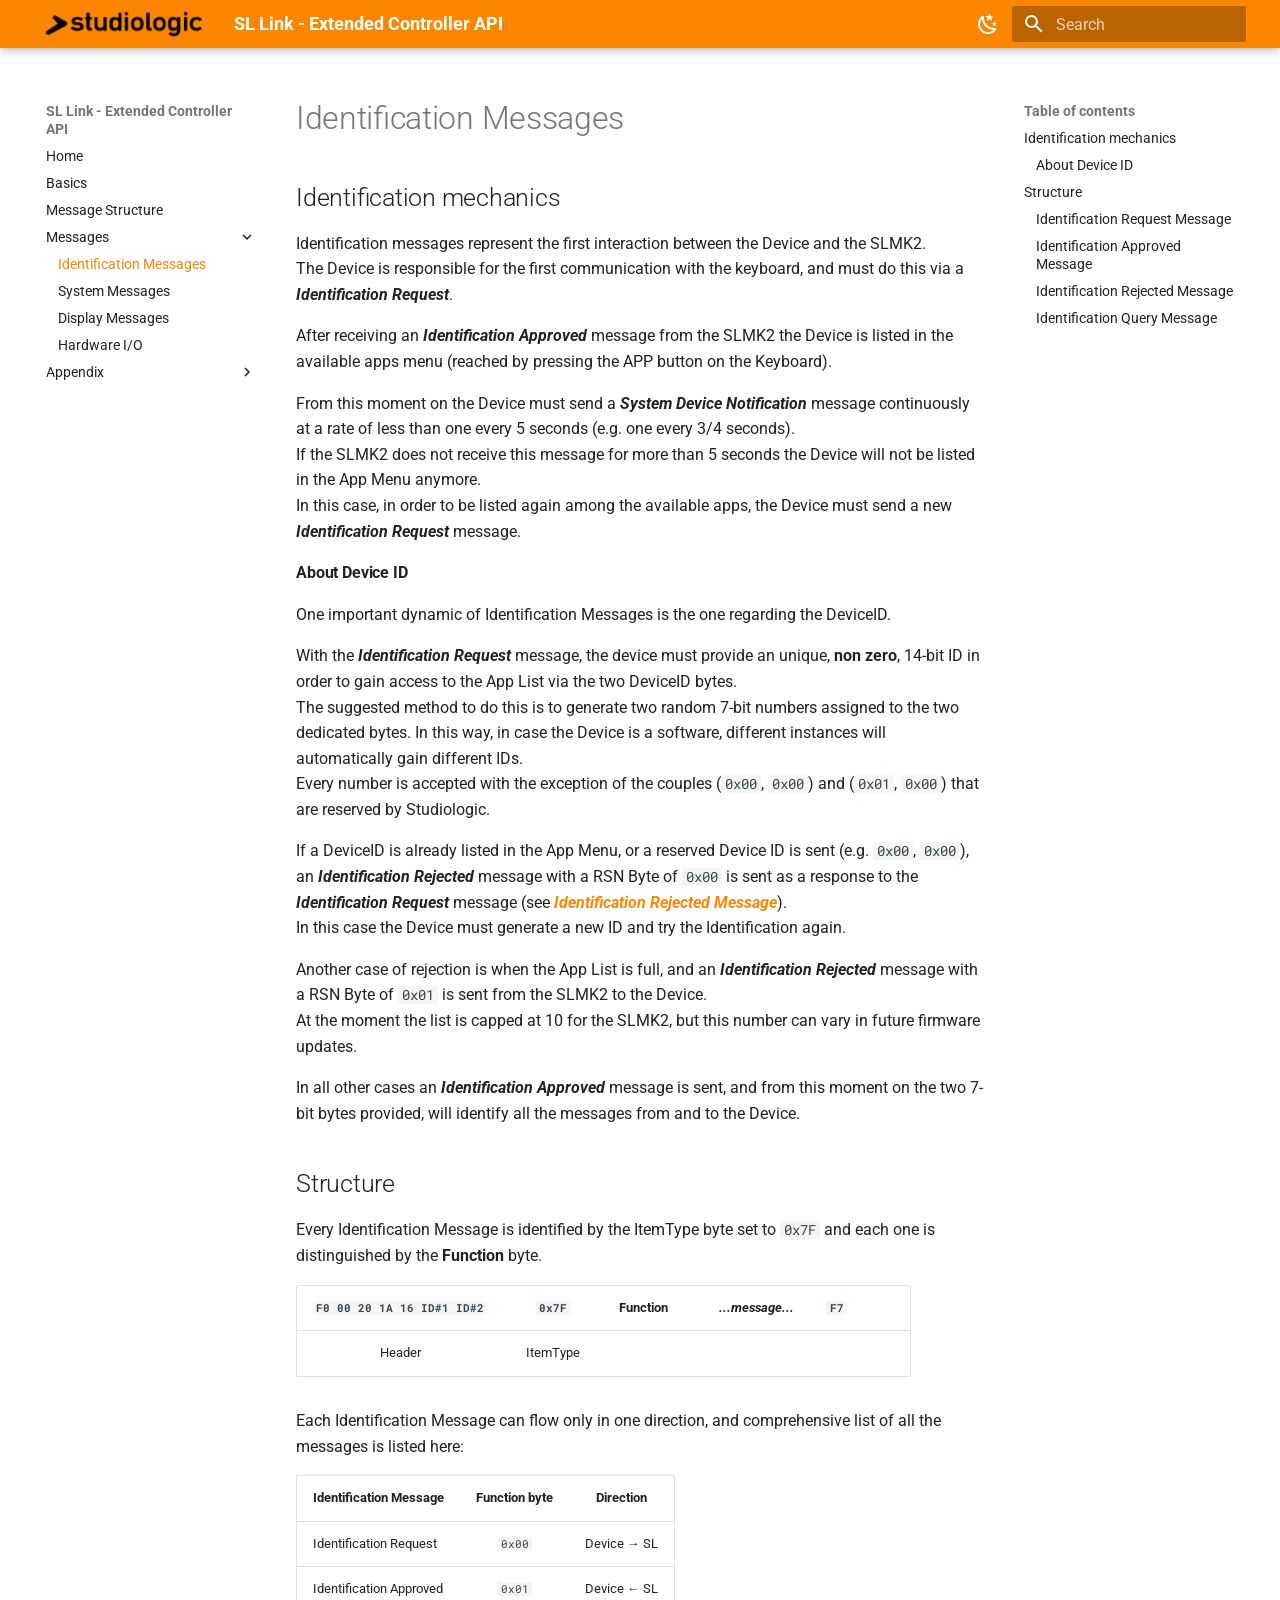
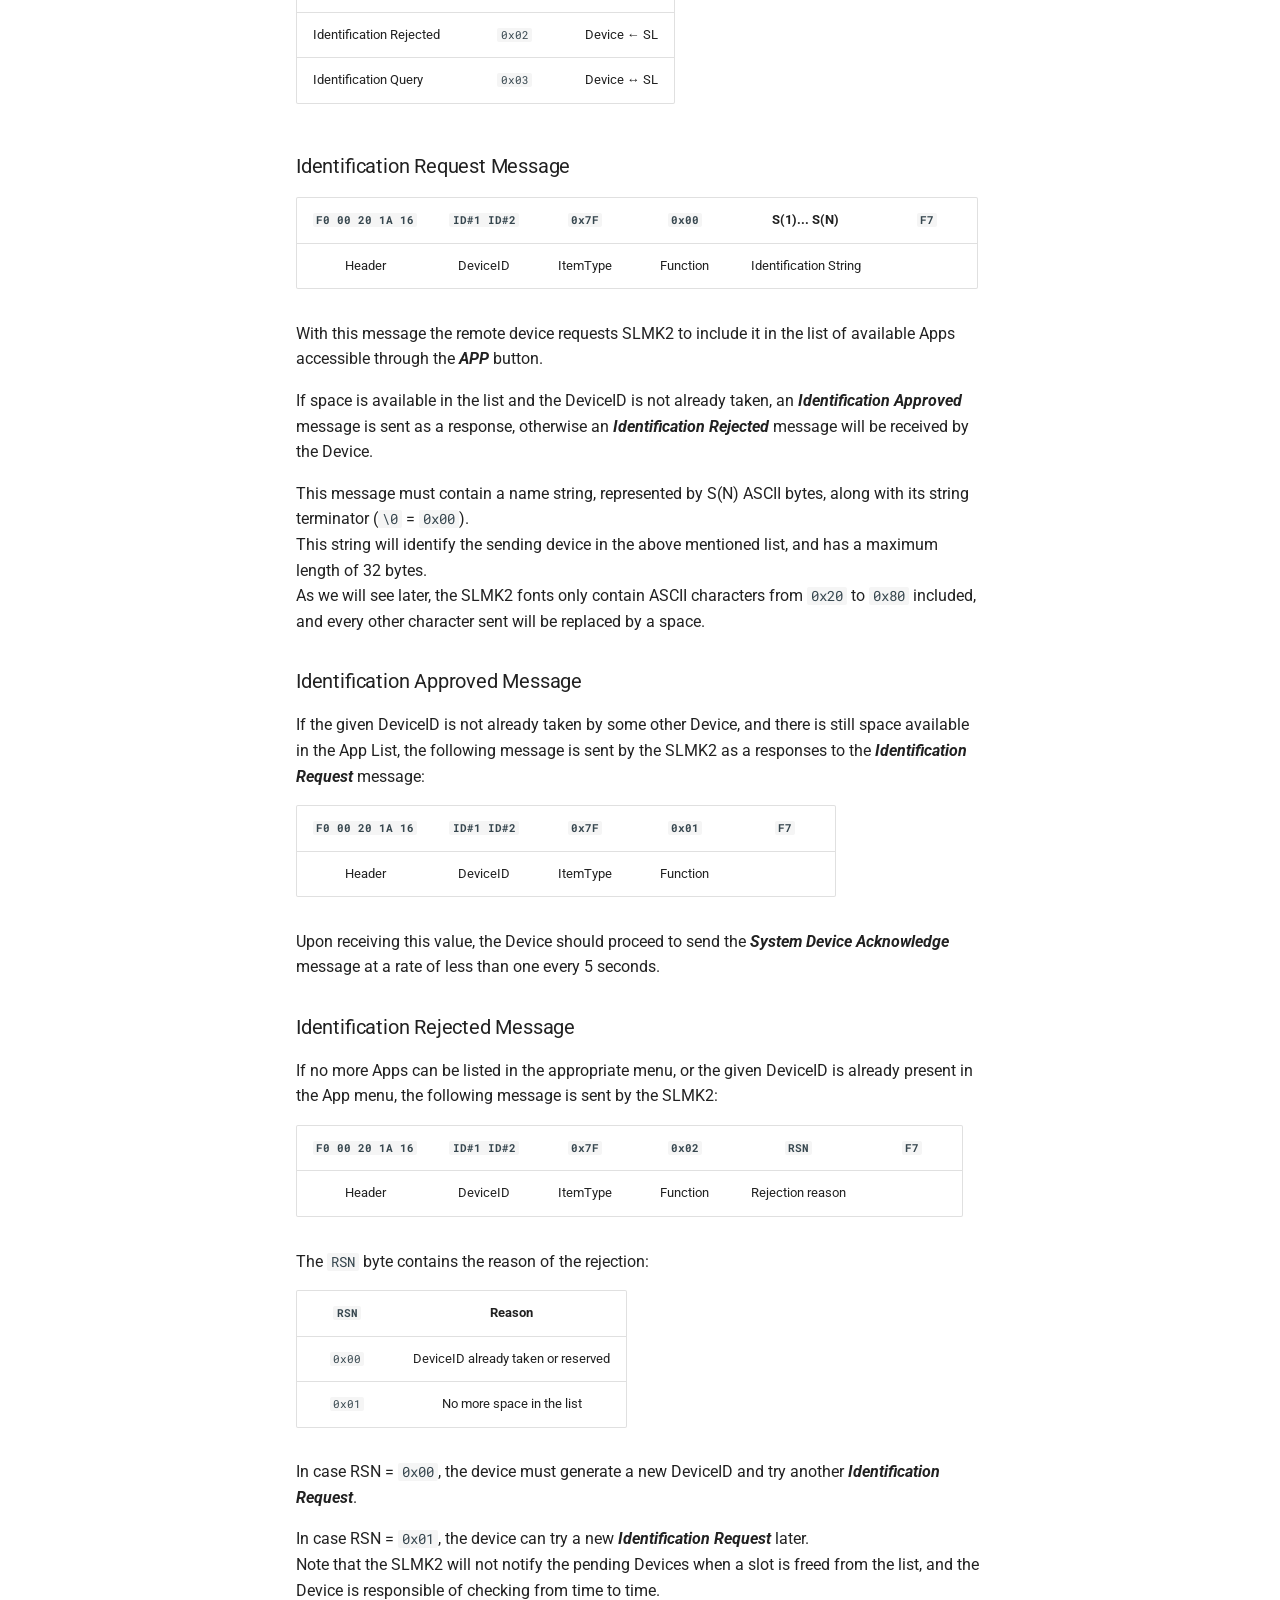
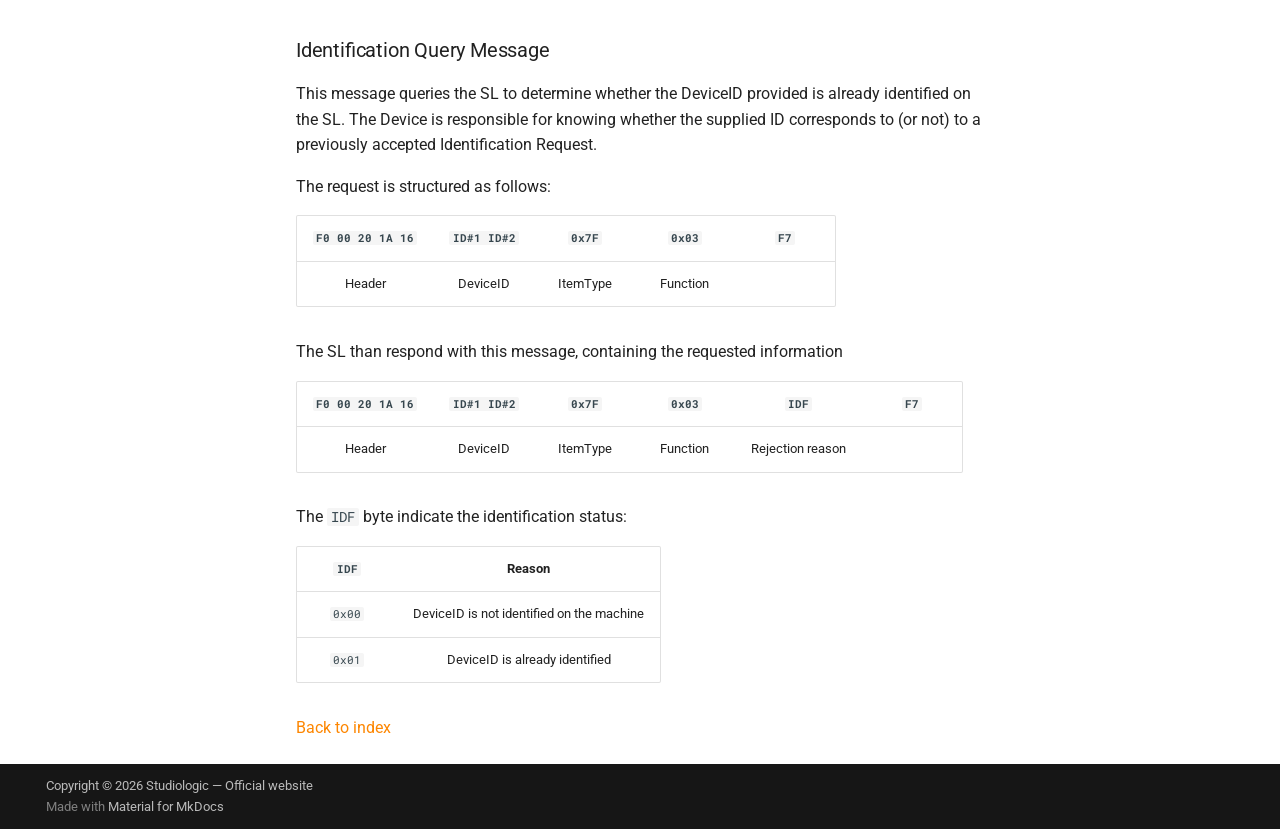
<file: site/identification-messages/index.html>
<!doctype html>
<html lang="en" class="no-js">
  <head>
    
      <meta charset="utf-8">
      <meta name="viewport" content="width=device-width,initial-scale=1">
      
      
      
        <link rel="canonical" href="https://fatarsrl.github.io/sl-link/identification-messages/">
      
      
        <link rel="prev" href="../message-structure/">
      
      
        <link rel="next" href="../system-messages/">
      
      
        
      
      
      <link rel="icon" href="../assets/images/favicon.png">
      <meta name="generator" content="mkdocs-1.6.1, mkdocs-material-9.7.6">
    
    
      
        <title>Identification Messages - SL Link - Extended Controller API</title>
      
    
    
      <link rel="stylesheet" href="../assets/stylesheets/main.484c7ddc.min.css">
      
        
        <link rel="stylesheet" href="../assets/stylesheets/palette.ab4e12ef.min.css">
      
      


    
    
      
    
    
      
        
        
        <link rel="preconnect" href="https://fonts.gstatic.com" crossorigin>
        <link rel="stylesheet" href="https://fonts.googleapis.com/css?family=Roboto:300,300i,400,400i,700,700i%7CRoboto+Mono:400,400i,700,700i&display=fallback">
        <style>:root{--md-text-font:"Roboto";--md-code-font:"Roboto Mono"}</style>
      
    
    
      <link rel="stylesheet" href="../stylesheets/extra.css">
    
    <script>__md_scope=new URL("..",location),__md_hash=e=>[...e].reduce(((e,_)=>(e<<5)-e+_.charCodeAt(0)),0),__md_get=(e,_=localStorage,t=__md_scope)=>JSON.parse(_.getItem(t.pathname+"."+e)),__md_set=(e,_,t=localStorage,a=__md_scope)=>{try{t.setItem(a.pathname+"."+e,JSON.stringify(_))}catch(e){}}</script>
    
      

    
    
  </head>
  
  
    
    
      
    
    
    
    
    <body dir="ltr" data-md-color-scheme="default" data-md-color-primary="custom" data-md-color-accent="custom">
  
    
    <input class="md-toggle" data-md-toggle="drawer" type="checkbox" id="__drawer" autocomplete="off">
    <input class="md-toggle" data-md-toggle="search" type="checkbox" id="__search" autocomplete="off">
    <label class="md-overlay" for="__drawer"></label>
    <div data-md-component="skip">
      
        
        <a href="#identification-messages" class="md-skip">
          Skip to content
        </a>
      
    </div>
    <div data-md-component="announce">
      
    </div>
    
    
      

  

<header class="md-header md-header--shadow" data-md-component="header">
  <nav class="md-header__inner md-grid" aria-label="Header">
    <a href=".." title="SL Link - Extended Controller API" class="md-header__button md-logo" aria-label="SL Link - Extended Controller API" data-md-component="logo">
      
  <img src="../res/studiologic_logo_light.png" alt="logo">

    </a>
    <label class="md-header__button md-icon" for="__drawer">
      
      <svg xmlns="http://www.w3.org/2000/svg" viewBox="0 0 24 24"><path d="M3 6h18v2H3zm0 5h18v2H3zm0 5h18v2H3z"/></svg>
    </label>
    <div class="md-header__title" data-md-component="header-title">
      <div class="md-header__ellipsis">
        <div class="md-header__topic">
          <span class="md-ellipsis">
            SL Link - Extended Controller API
          </span>
        </div>
        <div class="md-header__topic" data-md-component="header-topic">
          <span class="md-ellipsis">
            
              Identification Messages
            
          </span>
        </div>
      </div>
    </div>
    
      
        <form class="md-header__option" data-md-component="palette">
  
    
    
    
    <input class="md-option" data-md-color-media="" data-md-color-scheme="default" data-md-color-primary="custom" data-md-color-accent="custom"  aria-label="Switch to dark mode"  type="radio" name="__palette" id="__palette_0">
    
      <label class="md-header__button md-icon" title="Switch to dark mode" for="__palette_1" hidden>
        <svg xmlns="http://www.w3.org/2000/svg" viewBox="0 0 24 24"><path d="m17.75 4.09-2.53 1.94.91 3.06-2.63-1.81-2.63 1.81.91-3.06-2.53-1.94L12.44 4l1.06-3 1.06 3zm3.5 6.91-1.64 1.25.59 1.98-1.7-1.17-1.7 1.17.59-1.98L15.75 11l2.06-.05L18.5 9l.69 1.95zm-2.28 4.95c.83-.08 1.72 1.1 1.19 1.85-.32.45-.66.87-1.08 1.27C15.17 23 8.84 23 4.94 19.07c-3.91-3.9-3.91-10.24 0-14.14.4-.4.82-.76 1.27-1.08.75-.53 1.93.36 1.85 1.19-.27 2.86.69 5.83 2.89 8.02a9.96 9.96 0 0 0 8.02 2.89m-1.64 2.02a12.08 12.08 0 0 1-7.8-3.47c-2.17-2.19-3.33-5-3.49-7.82-2.81 3.14-2.7 7.96.31 10.98 3.02 3.01 7.84 3.12 10.98.31"/></svg>
      </label>
    
  
    
    
    
    <input class="md-option" data-md-color-media="" data-md-color-scheme="slate" data-md-color-primary="custom" data-md-color-accent="custom"  aria-label="Switch to light mode"  type="radio" name="__palette" id="__palette_1">
    
      <label class="md-header__button md-icon" title="Switch to light mode" for="__palette_0" hidden>
        <svg xmlns="http://www.w3.org/2000/svg" viewBox="0 0 24 24"><path d="M12 7a5 5 0 0 1 5 5 5 5 0 0 1-5 5 5 5 0 0 1-5-5 5 5 0 0 1 5-5m0 2a3 3 0 0 0-3 3 3 3 0 0 0 3 3 3 3 0 0 0 3-3 3 3 0 0 0-3-3m0-7 2.39 3.42C13.65 5.15 12.84 5 12 5s-1.65.15-2.39.42zM3.34 7l4.16-.35A7.2 7.2 0 0 0 5.94 8.5c-.44.74-.69 1.5-.83 2.29zm.02 10 1.76-3.77a7.131 7.131 0 0 0 2.38 4.14zM20.65 7l-1.77 3.79a7.02 7.02 0 0 0-2.38-4.15zm-.01 10-4.14.36c.59-.51 1.12-1.14 1.54-1.86.42-.73.69-1.5.83-2.29zM12 22l-2.41-3.44c.74.27 1.55.44 2.41.44.82 0 1.63-.17 2.37-.44z"/></svg>
      </label>
    
  
</form>
      
    
    
      <script>var palette=__md_get("__palette");if(palette&&palette.color){if("(prefers-color-scheme)"===palette.color.media){var media=matchMedia("(prefers-color-scheme: light)"),input=document.querySelector(media.matches?"[data-md-color-media='(prefers-color-scheme: light)']":"[data-md-color-media='(prefers-color-scheme: dark)']");palette.color.media=input.getAttribute("data-md-color-media"),palette.color.scheme=input.getAttribute("data-md-color-scheme"),palette.color.primary=input.getAttribute("data-md-color-primary"),palette.color.accent=input.getAttribute("data-md-color-accent")}for(var[key,value]of Object.entries(palette.color))document.body.setAttribute("data-md-color-"+key,value)}</script>
    
    
    
      
      
        <label class="md-header__button md-icon" for="__search">
          
          <svg xmlns="http://www.w3.org/2000/svg" viewBox="0 0 24 24"><path d="M9.5 3A6.5 6.5 0 0 1 16 9.5c0 1.61-.59 3.09-1.56 4.23l.27.27h.79l5 5-1.5 1.5-5-5v-.79l-.27-.27A6.52 6.52 0 0 1 9.5 16 6.5 6.5 0 0 1 3 9.5 6.5 6.5 0 0 1 9.5 3m0 2C7 5 5 7 5 9.5S7 14 9.5 14 14 12 14 9.5 12 5 9.5 5"/></svg>
        </label>
        <div class="md-search" data-md-component="search" role="dialog">
  <label class="md-search__overlay" for="__search"></label>
  <div class="md-search__inner" role="search">
    <form class="md-search__form" name="search">
      <input type="text" class="md-search__input" name="query" aria-label="Search" placeholder="Search" autocapitalize="off" autocorrect="off" autocomplete="off" spellcheck="false" data-md-component="search-query" required>
      <label class="md-search__icon md-icon" for="__search">
        
        <svg xmlns="http://www.w3.org/2000/svg" viewBox="0 0 24 24"><path d="M9.5 3A6.5 6.5 0 0 1 16 9.5c0 1.61-.59 3.09-1.56 4.23l.27.27h.79l5 5-1.5 1.5-5-5v-.79l-.27-.27A6.52 6.52 0 0 1 9.5 16 6.5 6.5 0 0 1 3 9.5 6.5 6.5 0 0 1 9.5 3m0 2C7 5 5 7 5 9.5S7 14 9.5 14 14 12 14 9.5 12 5 9.5 5"/></svg>
        
        <svg xmlns="http://www.w3.org/2000/svg" viewBox="0 0 24 24"><path d="M20 11v2H8l5.5 5.5-1.42 1.42L4.16 12l7.92-7.92L13.5 5.5 8 11z"/></svg>
      </label>
      <nav class="md-search__options" aria-label="Search">
        
        <button type="reset" class="md-search__icon md-icon" title="Clear" aria-label="Clear" tabindex="-1">
          
          <svg xmlns="http://www.w3.org/2000/svg" viewBox="0 0 24 24"><path d="M19 6.41 17.59 5 12 10.59 6.41 5 5 6.41 10.59 12 5 17.59 6.41 19 12 13.41 17.59 19 19 17.59 13.41 12z"/></svg>
        </button>
      </nav>
      
    </form>
    <div class="md-search__output">
      <div class="md-search__scrollwrap" tabindex="0" data-md-scrollfix>
        <div class="md-search-result" data-md-component="search-result">
          <div class="md-search-result__meta">
            Initializing search
          </div>
          <ol class="md-search-result__list" role="presentation"></ol>
        </div>
      </div>
    </div>
  </div>
</div>
      
    
    
  </nav>
  
</header>
    
    <div class="md-container" data-md-component="container">
      
      
        
          
        
      
      <main class="md-main" data-md-component="main">
        <div class="md-main__inner md-grid">
          
            
              
              <div class="md-sidebar md-sidebar--primary" data-md-component="sidebar" data-md-type="navigation" >
                <div class="md-sidebar__scrollwrap">
                  <div class="md-sidebar__inner">
                    



<nav class="md-nav md-nav--primary" aria-label="Navigation" data-md-level="0">
  <label class="md-nav__title" for="__drawer">
    <a href=".." title="SL Link - Extended Controller API" class="md-nav__button md-logo" aria-label="SL Link - Extended Controller API" data-md-component="logo">
      
  <img src="../res/studiologic_logo_light.png" alt="logo">

    </a>
    SL Link - Extended Controller API
  </label>
  
  <ul class="md-nav__list" data-md-scrollfix>
    
      
      
  
  
  
  
    <li class="md-nav__item">
      <a href=".." class="md-nav__link">
        
  
  
  <span class="md-ellipsis">
    
  
    Home
  

    
  </span>
  
  

      </a>
    </li>
  

    
      
      
  
  
  
  
    <li class="md-nav__item">
      <a href="../basics/" class="md-nav__link">
        
  
  
  <span class="md-ellipsis">
    
  
    Basics
  

    
  </span>
  
  

      </a>
    </li>
  

    
      
      
  
  
  
  
    <li class="md-nav__item">
      <a href="../message-structure/" class="md-nav__link">
        
  
  
  <span class="md-ellipsis">
    
  
    Message Structure
  

    
  </span>
  
  

      </a>
    </li>
  

    
      
      
  
  
    
  
  
  
    
    
    
    
    
    <li class="md-nav__item md-nav__item--active md-nav__item--nested">
      
        
        
        <input class="md-nav__toggle md-toggle " type="checkbox" id="__nav_4" checked>
        
          
          <label class="md-nav__link" for="__nav_4" id="__nav_4_label" tabindex="0">
            
  
  
  <span class="md-ellipsis">
    
  
    Messages
  

    
  </span>
  
  

            <span class="md-nav__icon md-icon"></span>
          </label>
        
        <nav class="md-nav" data-md-level="1" aria-labelledby="__nav_4_label" aria-expanded="true">
          <label class="md-nav__title" for="__nav_4">
            <span class="md-nav__icon md-icon"></span>
            
  
    Messages
  

          </label>
          <ul class="md-nav__list" data-md-scrollfix>
            
              
                
  
  
    
  
  
  
    <li class="md-nav__item md-nav__item--active">
      
      <input class="md-nav__toggle md-toggle" type="checkbox" id="__toc">
      
      
        
      
      
        <label class="md-nav__link md-nav__link--active" for="__toc">
          
  
  
  <span class="md-ellipsis">
    
  
    Identification Messages
  

    
  </span>
  
  

          <span class="md-nav__icon md-icon"></span>
        </label>
      
      <a href="./" class="md-nav__link md-nav__link--active">
        
  
  
  <span class="md-ellipsis">
    
  
    Identification Messages
  

    
  </span>
  
  

      </a>
      
        

<nav class="md-nav md-nav--secondary" aria-label="Table of contents">
  
  
  
    
  
  
    <label class="md-nav__title" for="__toc">
      <span class="md-nav__icon md-icon"></span>
      Table of contents
    </label>
    <ul class="md-nav__list" data-md-component="toc" data-md-scrollfix>
      
        <li class="md-nav__item">
  <a href="#identification-mechanics" class="md-nav__link">
    <span class="md-ellipsis">
      
        Identification mechanics
      
    </span>
  </a>
  
    <nav class="md-nav" aria-label="Identification mechanics">
      <ul class="md-nav__list">
        
          <li class="md-nav__item">
  <a href="#about-device-id" class="md-nav__link">
    <span class="md-ellipsis">
      
        About Device ID
      
    </span>
  </a>
  
</li>
        
      </ul>
    </nav>
  
</li>
      
        <li class="md-nav__item">
  <a href="#structure" class="md-nav__link">
    <span class="md-ellipsis">
      
        Structure
      
    </span>
  </a>
  
    <nav class="md-nav" aria-label="Structure">
      <ul class="md-nav__list">
        
          <li class="md-nav__item">
  <a href="#identification-request-message" class="md-nav__link">
    <span class="md-ellipsis">
      
        Identification Request Message
      
    </span>
  </a>
  
</li>
        
          <li class="md-nav__item">
  <a href="#identification-approved-message" class="md-nav__link">
    <span class="md-ellipsis">
      
        Identification Approved Message
      
    </span>
  </a>
  
</li>
        
          <li class="md-nav__item">
  <a href="#identification-rejected-message" class="md-nav__link">
    <span class="md-ellipsis">
      
        Identification Rejected Message
      
    </span>
  </a>
  
</li>
        
          <li class="md-nav__item">
  <a href="#identification-query-message" class="md-nav__link">
    <span class="md-ellipsis">
      
        Identification Query Message
      
    </span>
  </a>
  
</li>
        
      </ul>
    </nav>
  
</li>
      
    </ul>
  
</nav>
      
    </li>
  

              
            
              
                
  
  
  
  
    <li class="md-nav__item">
      <a href="../system-messages/" class="md-nav__link">
        
  
  
  <span class="md-ellipsis">
    
  
    System Messages
  

    
  </span>
  
  

      </a>
    </li>
  

              
            
              
                
  
  
  
  
    <li class="md-nav__item">
      <a href="../display-messages/" class="md-nav__link">
        
  
  
  <span class="md-ellipsis">
    
  
    Display Messages
  

    
  </span>
  
  

      </a>
    </li>
  

              
            
              
                
  
  
  
  
    <li class="md-nav__item">
      <a href="../hardware-io/" class="md-nav__link">
        
  
  
  <span class="md-ellipsis">
    
  
    Hardware I/O
  

    
  </span>
  
  

      </a>
    </li>
  

              
            
          </ul>
        </nav>
      
    </li>
  

    
      
      
  
  
  
  
    
    
    
    
    
    <li class="md-nav__item md-nav__item--nested">
      
        
        
        <input class="md-nav__toggle md-toggle " type="checkbox" id="__nav_5" >
        
          
          <label class="md-nav__link" for="__nav_5" id="__nav_5_label" tabindex="0">
            
  
  
  <span class="md-ellipsis">
    
  
    Appendix
  

    
  </span>
  
  

            <span class="md-nav__icon md-icon"></span>
          </label>
        
        <nav class="md-nav" data-md-level="1" aria-labelledby="__nav_5_label" aria-expanded="false">
          <label class="md-nav__title" for="__nav_5">
            <span class="md-nav__icon md-icon"></span>
            
  
    Appendix
  

          </label>
          <ul class="md-nav__list" data-md-scrollfix>
            
              
                
  
  
  
  
    <li class="md-nav__item">
      <a href="../appendix-a/" class="md-nav__link">
        
  
  
  <span class="md-ellipsis">
    
  
    Appendix A
  

    
  </span>
  
  

      </a>
    </li>
  

              
            
          </ul>
        </nav>
      
    </li>
  

    
  </ul>
</nav>
                  </div>
                </div>
              </div>
            
            
              
              <div class="md-sidebar md-sidebar--secondary" data-md-component="sidebar" data-md-type="toc" >
                <div class="md-sidebar__scrollwrap">
                  <div class="md-sidebar__inner">
                    

<nav class="md-nav md-nav--secondary" aria-label="Table of contents">
  
  
  
    
  
  
    <label class="md-nav__title" for="__toc">
      <span class="md-nav__icon md-icon"></span>
      Table of contents
    </label>
    <ul class="md-nav__list" data-md-component="toc" data-md-scrollfix>
      
        <li class="md-nav__item">
  <a href="#identification-mechanics" class="md-nav__link">
    <span class="md-ellipsis">
      
        Identification mechanics
      
    </span>
  </a>
  
    <nav class="md-nav" aria-label="Identification mechanics">
      <ul class="md-nav__list">
        
          <li class="md-nav__item">
  <a href="#about-device-id" class="md-nav__link">
    <span class="md-ellipsis">
      
        About Device ID
      
    </span>
  </a>
  
</li>
        
      </ul>
    </nav>
  
</li>
      
        <li class="md-nav__item">
  <a href="#structure" class="md-nav__link">
    <span class="md-ellipsis">
      
        Structure
      
    </span>
  </a>
  
    <nav class="md-nav" aria-label="Structure">
      <ul class="md-nav__list">
        
          <li class="md-nav__item">
  <a href="#identification-request-message" class="md-nav__link">
    <span class="md-ellipsis">
      
        Identification Request Message
      
    </span>
  </a>
  
</li>
        
          <li class="md-nav__item">
  <a href="#identification-approved-message" class="md-nav__link">
    <span class="md-ellipsis">
      
        Identification Approved Message
      
    </span>
  </a>
  
</li>
        
          <li class="md-nav__item">
  <a href="#identification-rejected-message" class="md-nav__link">
    <span class="md-ellipsis">
      
        Identification Rejected Message
      
    </span>
  </a>
  
</li>
        
          <li class="md-nav__item">
  <a href="#identification-query-message" class="md-nav__link">
    <span class="md-ellipsis">
      
        Identification Query Message
      
    </span>
  </a>
  
</li>
        
      </ul>
    </nav>
  
</li>
      
    </ul>
  
</nav>
                  </div>
                </div>
              </div>
            
          
          
            <div class="md-content" data-md-component="content">
              
              <article class="md-content__inner md-typeset">
                
                  



<h1 id="identification-messages">Identification Messages</h1>
<h2 id="identification-mechanics">Identification mechanics</h2>
<p>Identification messages represent the first interaction between the Device and the SLMK2.<br />
The Device is responsible for the first communication with the keyboard, and must do this via a <strong><em>Identification Request</em></strong>.  </p>
<p>After receiving an <strong><em>Identification Approved</em></strong> message from the SLMK2 the Device is listed in the available apps menu (reached by pressing the APP button on the Keyboard).  </p>
<p>From this moment on the Device must send a <strong><em>System Device Notification</em></strong> message continuously at a rate of less than one every 5 seconds (e.g. one every 3/4 seconds).<br />
If the SLMK2 does not receive this message for more than 5 seconds the Device will not be listed in the App Menu anymore.<br />
In this case, in order to be listed again among the available apps, the Device must send a new <strong><em>Identification Request</em></strong> message.</p>
<h4 id="about-device-id">About Device ID</h4>
<p>One important dynamic of Identification Messages is the one regarding the DeviceID.  </p>
<p>With the <strong><em>Identification Request</em></strong> message, the device must provide an unique, <strong>non zero</strong>, 14-bit ID in order to gain access to the App List via the two DeviceID bytes.<br />
The suggested method to do this is to generate two random 7-bit numbers assigned to the two dedicated bytes. 
In this way, in case the Device is a software, different instances will automatically gain different IDs.<br />
Every number is accepted with the exception of the couples (<code>0x00</code>, <code>0x00</code>) and (<code>0x01</code>, <code>0x00</code>)  that are reserved by Studiologic.  </p>
<p>If a DeviceID is already listed in the App Menu, or a reserved Device ID is sent (e.g. <code>0x00</code>, <code>0x00</code>), an <strong><em>Identification Rejected</em></strong> message with a RSN Byte of <code>0x00</code> is sent as a response to the <strong><em>Identification Request</em></strong> message (see <a href="#identification-rejected-message"><strong><em>Identification Rejected Message</em></strong></a>).<br />
In this case the Device must generate a new ID and try the Identification again.</p>
<p>Another case of rejection is when the App List is full, and an <strong><em>Identification Rejected</em></strong> message with a RSN Byte of <code>0x01</code> is sent from the SLMK2 to the Device.<br />
At the moment the list is capped at 10 for the SLMK2, but this number can vary in future firmware updates.</p>
<p>In all other cases an <strong><em>Identification Approved</em></strong> message is sent, and from this moment on the two 7-bit bytes provided, will identify all the messages from and to the Device.</p>
<h2 id="structure">Structure</h2>
<p>Every Identification Message is identified by the ItemType byte set to <code>0x7F</code> and each one is distinguished by the <strong>Function</strong> byte.</p>
<table>
<thead>
<tr>
<th style="text-align: center;"><code>F0 00 20 1A 16 ID#1 ID#2</code></th>
<th style="text-align: center;"><code>0x7F</code></th>
<th>Function</th>
<th><em>...message...</em></th>
<th><code>F7</code></th>
</tr>
</thead>
<tbody>
<tr>
<td style="text-align: center;">Header</td>
<td style="text-align: center;">ItemType</td>
<td></td>
<td></td>
<td></td>
</tr>
</tbody>
</table>
<p>Each Identification Message can flow only in one direction, and comprehensive list of all the messages is listed here:</p>
<table>
<thead>
<tr>
<th style="text-align: left;">Identification Message</th>
<th style="text-align: center;">Function byte</th>
<th style="text-align: center;">Direction</th>
</tr>
</thead>
<tbody>
<tr>
<td style="text-align: left;">Identification Request</td>
<td style="text-align: center;"><code>0x00</code></td>
<td style="text-align: center;">Device → SL</td>
</tr>
<tr>
<td style="text-align: left;">Identification Approved</td>
<td style="text-align: center;"><code>0x01</code></td>
<td style="text-align: center;">Device ← SL</td>
</tr>
<tr>
<td style="text-align: left;">Identification Rejected</td>
<td style="text-align: center;"><code>0x02</code></td>
<td style="text-align: center;">Device ← SL</td>
</tr>
<tr>
<td style="text-align: left;">Identification Query</td>
<td style="text-align: center;"><code>0x03</code></td>
<td style="text-align: center;">Device ↔ SL</td>
</tr>
</tbody>
</table>
<h3 id="identification-request-message">Identification Request Message</h3>
<table>
<thead>
<tr>
<th style="text-align: center;"><code>F0 00 20 1A 16</code></th>
<th style="text-align: center;"><code>ID#1 ID#2</code></th>
<th style="text-align: center;"><code>0x7F</code></th>
<th style="text-align: center;"><code>0x00</code></th>
<th style="text-align: center;">S(1)... S(N)</th>
<th style="text-align: center;"><code>F7</code></th>
</tr>
</thead>
<tbody>
<tr>
<td style="text-align: center;">Header</td>
<td style="text-align: center;">DeviceID</td>
<td style="text-align: center;">ItemType</td>
<td style="text-align: center;">Function</td>
<td style="text-align: center;">Identification String</td>
<td style="text-align: center;"></td>
</tr>
</tbody>
</table>
<p>With this message the remote device requests SLMK2 to include it in the list of available Apps accessible through the <strong><em>APP</em></strong> button.</p>
<p>If space is available in the list and the DeviceID is not already taken, an <strong><em>Identification Approved</em></strong> message is sent as a response, otherwise an <strong><em>Identification Rejected</em></strong> message will be received by the Device.</p>
<p>This message must contain a name string, represented by S(N) ASCII bytes, along with its string terminator (<code>\0</code> = <code>0x00</code>).<br />
This string will identify the sending device in the above mentioned list, and has a maximum length of 32 bytes.<br />
As we will see later, the SLMK2 fonts only contain ASCII characters from <code>0x20</code> to <code>0x80</code> included, and every other character sent will be replaced by a space.</p>
<h3 id="identification-approved-message">Identification Approved Message</h3>
<p>If the given DeviceID is not already taken by some other Device, and there is still space available in the App List, the following message is sent by the SLMK2 as a responses to the <strong><em>Identification Request</em></strong> message:</p>
<table>
<thead>
<tr>
<th align="center"><code>F0 00 20 1A 16</code></th>
<th align="center"><code>ID#1 ID#2</code></th>
<th align="center"><code>0x7F</code></th>
<th align="center"><code>0x01</code></th>
<th align="center"><code>F7</code></th>
</tr>
</thead>
<tbody><tr>
<td align="center">Header</td>
<td align="center">DeviceID</td>
<td align="center">ItemType</td>
<td align="center">Function</td>
<td></td>
</tr>
</tbody>
</table>

<p>Upon receiving this value, the Device should proceed to send the <strong><em>System Device Acknowledge</em></strong> message at a rate of less than one every 5 seconds.</p>
<h3 id="identification-rejected-message">Identification Rejected Message</h3>
<p>If no more Apps can be listed in the appropriate menu, or the given DeviceID is already present in the App menu, the following message is sent by the SLMK2:</p>
<table>
<thead>
<tr>
<th style="text-align: center;"><code>F0 00 20 1A 16</code></th>
<th style="text-align: center;"><code>ID#1 ID#2</code></th>
<th style="text-align: center;"><code>0x7F</code></th>
<th style="text-align: center;"><code>0x02</code></th>
<th style="text-align: center;"><code>RSN</code></th>
<th style="text-align: center;"><code>F7</code></th>
</tr>
</thead>
<tbody>
<tr>
<td style="text-align: center;">Header</td>
<td style="text-align: center;">DeviceID</td>
<td style="text-align: center;">ItemType</td>
<td style="text-align: center;">Function</td>
<td style="text-align: center;">Rejection reason</td>
<td style="text-align: center;"></td>
</tr>
</tbody>
</table>
<p>The <code>RSN</code> byte contains the reason of the rejection:</p>
<table>
<thead>
<tr>
<th style="text-align: center;"><code>RSN</code></th>
<th style="text-align: center;">Reason</th>
</tr>
</thead>
<tbody>
<tr>
<td style="text-align: center;"><code>0x00</code></td>
<td style="text-align: center;">DeviceID already taken or reserved</td>
</tr>
<tr>
<td style="text-align: center;"><code>0x01</code></td>
<td style="text-align: center;">No more space in the list</td>
</tr>
</tbody>
</table>
<p>In case RSN = <code>0x00</code>, the device must generate a new DeviceID and try another <strong><em>Identification Request</em></strong>.</p>
<p>In case RSN = <code>0x01</code>, the device can try a new <strong><em>Identification Request</em></strong> later. <br />
Note that the SLMK2 will not notify the pending Devices when a slot is freed from the list, and the Device is responsible of checking from time to time.</p>
<h3 id="identification-query-message">Identification Query Message</h3>
<p>This message queries the SL to determine whether the DeviceID provided is already identified on the SL.
The Device is responsible for knowing whether the supplied ID corresponds to (or not) to a previously accepted Identification Request.</p>
<p>The request is structured as follows:</p>
<table>
<thead>
<tr>
<th style="text-align: center;"><code>F0 00 20 1A 16</code></th>
<th style="text-align: center;"><code>ID#1 ID#2</code></th>
<th style="text-align: center;"><code>0x7F</code></th>
<th style="text-align: center;"><code>0x03</code></th>
<th style="text-align: center;"><code>F7</code></th>
</tr>
</thead>
<tbody>
<tr>
<td style="text-align: center;">Header</td>
<td style="text-align: center;">DeviceID</td>
<td style="text-align: center;">ItemType</td>
<td style="text-align: center;">Function</td>
<td style="text-align: center;"></td>
</tr>
</tbody>
</table>
<p>The SL than respond with this message, containing the requested information</p>
<table>
<thead>
<tr>
<th style="text-align: center;"><code>F0 00 20 1A 16</code></th>
<th style="text-align: center;"><code>ID#1 ID#2</code></th>
<th style="text-align: center;"><code>0x7F</code></th>
<th style="text-align: center;"><code>0x03</code></th>
<th style="text-align: center;"><code>IDF</code></th>
<th style="text-align: center;"><code>F7</code></th>
</tr>
</thead>
<tbody>
<tr>
<td style="text-align: center;">Header</td>
<td style="text-align: center;">DeviceID</td>
<td style="text-align: center;">ItemType</td>
<td style="text-align: center;">Function</td>
<td style="text-align: center;">Rejection reason</td>
<td style="text-align: center;"></td>
</tr>
</tbody>
</table>
<p>The <code>IDF</code> byte indicate the identification status:</p>
<table>
<thead>
<tr>
<th style="text-align: center;"><code>IDF</code></th>
<th style="text-align: center;">Reason</th>
</tr>
</thead>
<tbody>
<tr>
<td style="text-align: center;"><code>0x00</code></td>
<td style="text-align: center;">DeviceID is not identified on the machine</td>
</tr>
<tr>
<td style="text-align: center;"><code>0x01</code></td>
<td style="text-align: center;">DeviceID is already identified</td>
</tr>
</tbody>
</table>
<p><a href="../">Back to index</a></p>
<!-- [Back to index](../README.md) -->












                
              </article>
            </div>
          
          
<script>var target=document.getElementById(location.hash.slice(1));target&&target.name&&(target.checked=target.name.startsWith("__tabbed_"))</script>
        </div>
        
      </main>
      
        <footer class="md-footer">
  
  <div class="md-footer-meta md-typeset">
    <div class="md-footer-meta__inner md-grid">
      <div class="md-copyright">
  
    <div class="md-copyright__highlight">
      Copyright &copy; 2026 Studiologic — <a href="https://www.studiologic-music.com" target="_blank" rel="noopener noreferrer">
  Official website
</a>
    </div>
  
  
    Made with
    <a href="https://squidfunk.github.io/mkdocs-material/" target="_blank" rel="noopener">
      Material for MkDocs
    </a>
  
</div>
      
    </div>
  </div>
</footer>
      
    </div>
    <div class="md-dialog" data-md-component="dialog">
      <div class="md-dialog__inner md-typeset"></div>
    </div>
    
    
    
      
      
      <script id="__config" type="application/json">{"annotate": null, "base": "..", "features": [], "search": "../assets/javascripts/workers/search.2c215733.min.js", "tags": null, "translations": {"clipboard.copied": "Copied to clipboard", "clipboard.copy": "Copy to clipboard", "search.result.more.one": "1 more on this page", "search.result.more.other": "# more on this page", "search.result.none": "No matching documents", "search.result.one": "1 matching document", "search.result.other": "# matching documents", "search.result.placeholder": "Type to start searching", "search.result.term.missing": "Missing", "select.version": "Select version"}, "version": null}</script>
    
    
      <script src="../assets/javascripts/bundle.79ae519e.min.js"></script>
      
    
  </body>
</html>
</file>
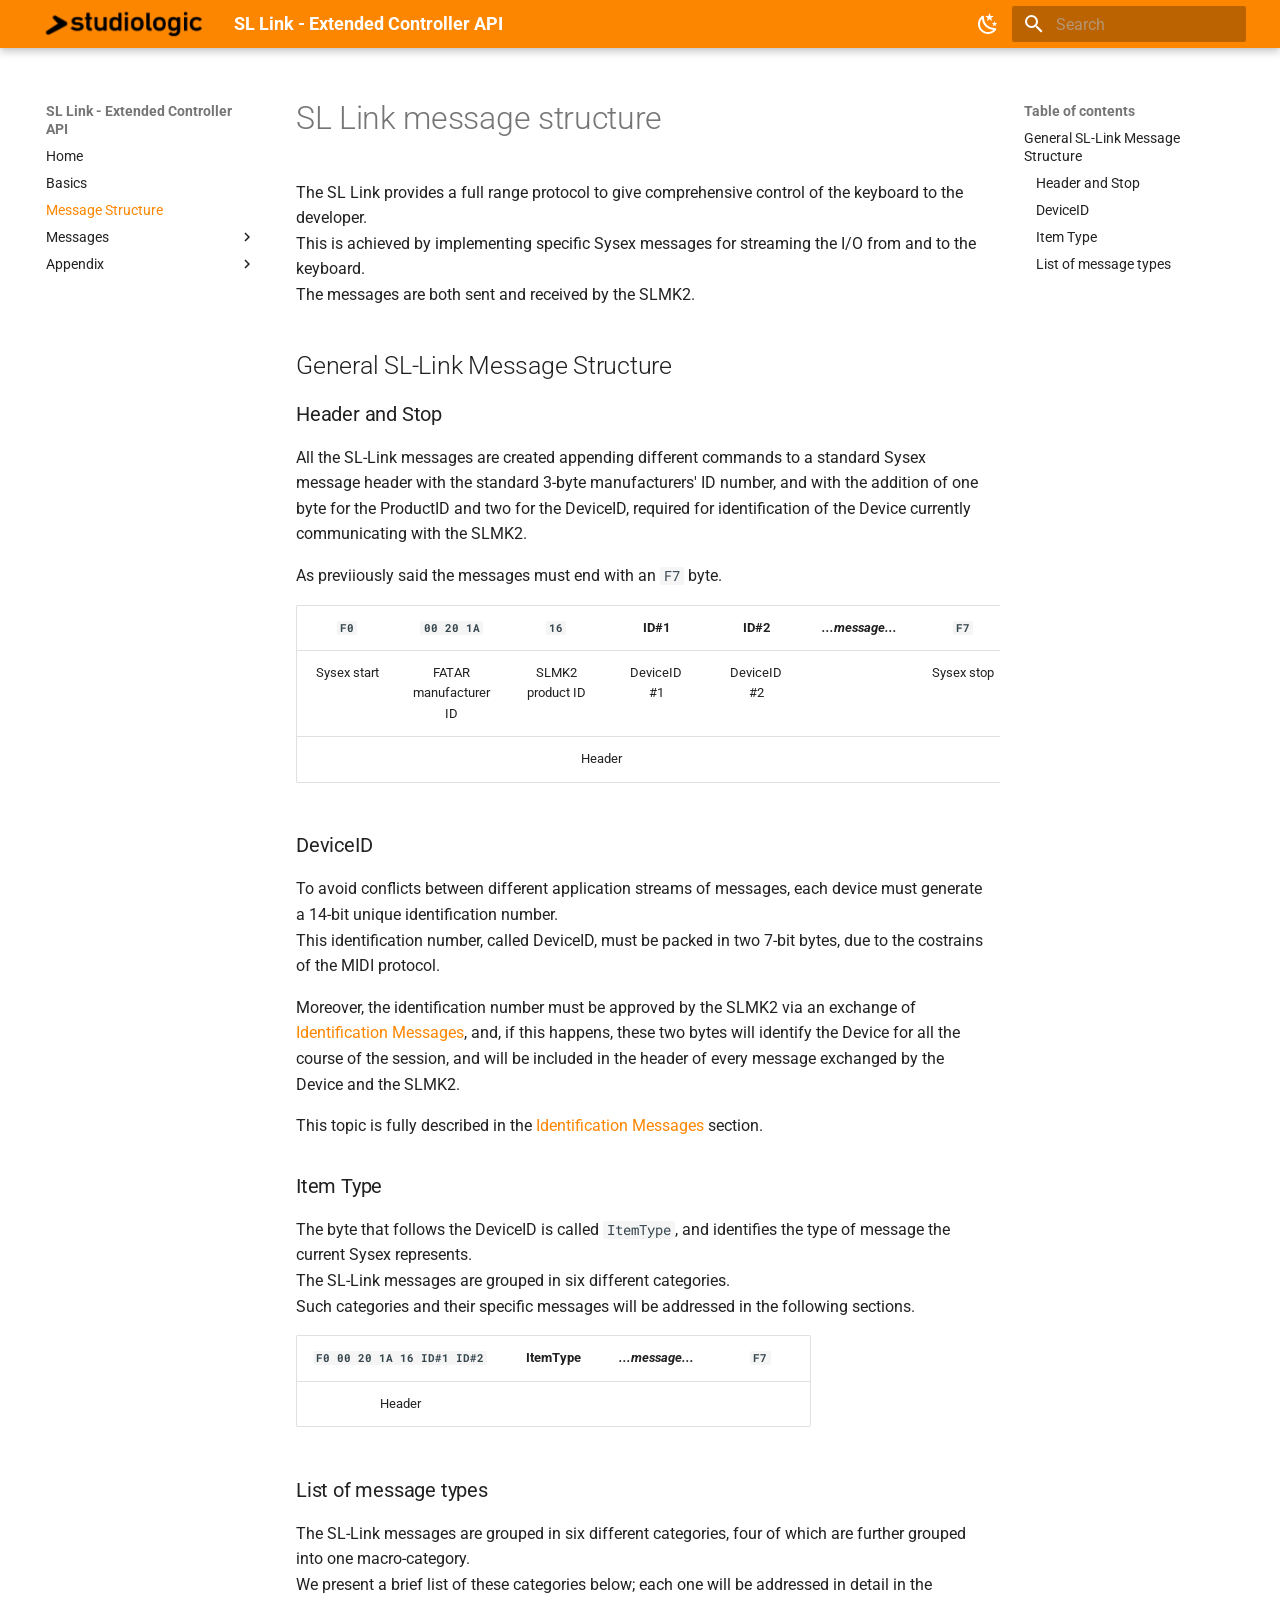
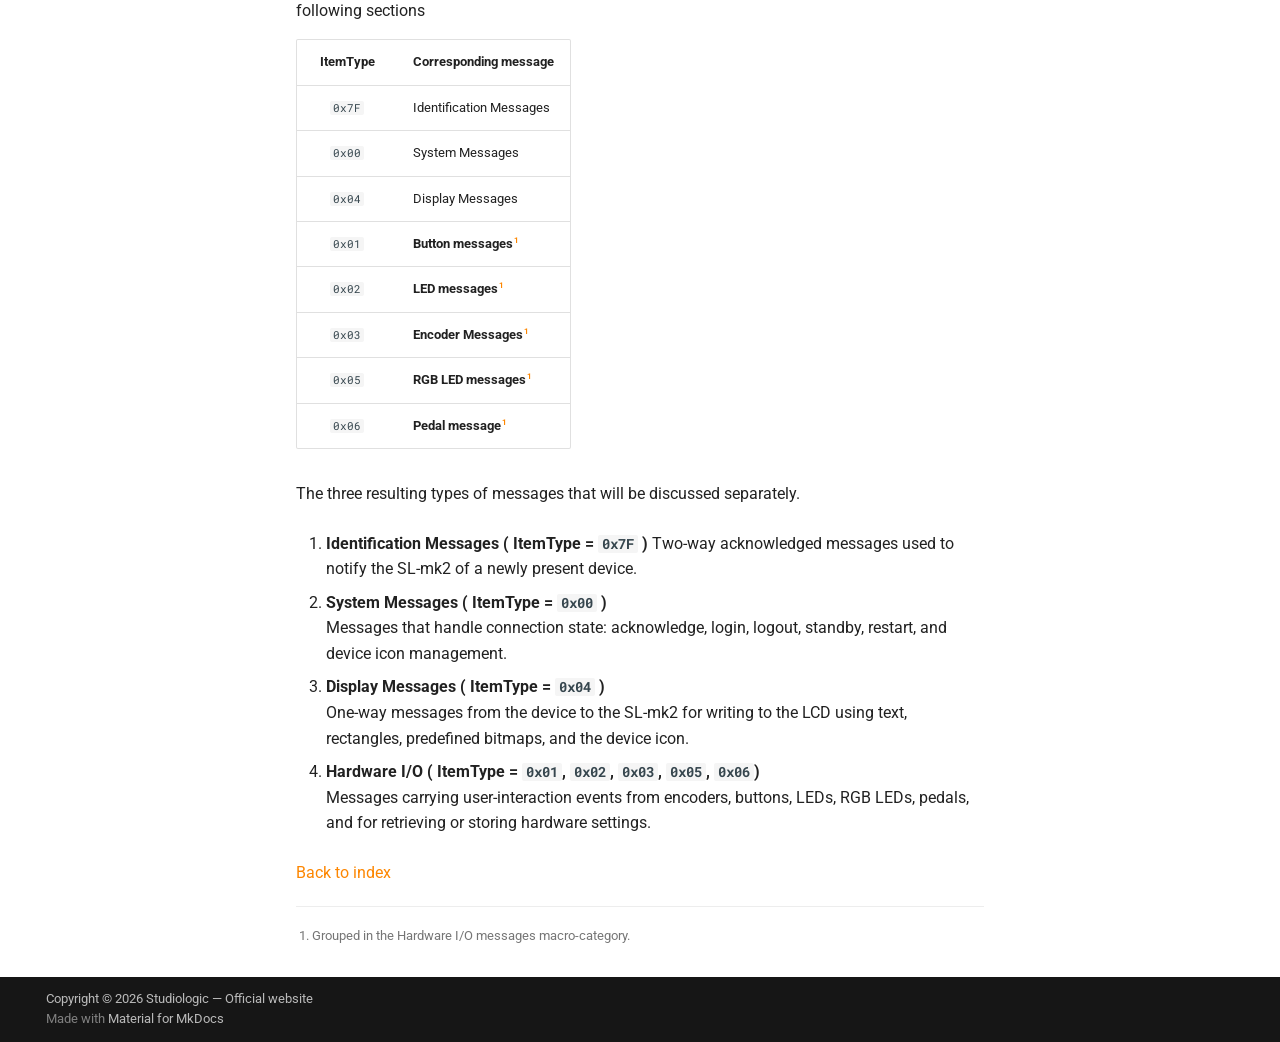
<file: site/message-structure/index.html>
<!doctype html>
<html lang="en" class="no-js">
  <head>
    
      <meta charset="utf-8">
      <meta name="viewport" content="width=device-width,initial-scale=1">
      
      
      
        <link rel="canonical" href="https://fatarsrl.github.io/sl-link/message-structure/">
      
      
        <link rel="prev" href="../basics/">
      
      
        <link rel="next" href="../identification-messages/">
      
      
        
      
      
      <link rel="icon" href="../assets/images/favicon.png">
      <meta name="generator" content="mkdocs-1.6.1, mkdocs-material-9.7.6">
    
    
      
        <title>Message Structure - SL Link - Extended Controller API</title>
      
    
    
      <link rel="stylesheet" href="../assets/stylesheets/main.484c7ddc.min.css">
      
        
        <link rel="stylesheet" href="../assets/stylesheets/palette.ab4e12ef.min.css">
      
      


    
    
      
    
    
      
        
        
        <link rel="preconnect" href="https://fonts.gstatic.com" crossorigin>
        <link rel="stylesheet" href="https://fonts.googleapis.com/css?family=Roboto:300,300i,400,400i,700,700i%7CRoboto+Mono:400,400i,700,700i&display=fallback">
        <style>:root{--md-text-font:"Roboto";--md-code-font:"Roboto Mono"}</style>
      
    
    
      <link rel="stylesheet" href="../stylesheets/extra.css">
    
    <script>__md_scope=new URL("..",location),__md_hash=e=>[...e].reduce(((e,_)=>(e<<5)-e+_.charCodeAt(0)),0),__md_get=(e,_=localStorage,t=__md_scope)=>JSON.parse(_.getItem(t.pathname+"."+e)),__md_set=(e,_,t=localStorage,a=__md_scope)=>{try{t.setItem(a.pathname+"."+e,JSON.stringify(_))}catch(e){}}</script>
    
      

    
    
  </head>
  
  
    
    
      
    
    
    
    
    <body dir="ltr" data-md-color-scheme="default" data-md-color-primary="custom" data-md-color-accent="custom">
  
    
    <input class="md-toggle" data-md-toggle="drawer" type="checkbox" id="__drawer" autocomplete="off">
    <input class="md-toggle" data-md-toggle="search" type="checkbox" id="__search" autocomplete="off">
    <label class="md-overlay" for="__drawer"></label>
    <div data-md-component="skip">
      
        
        <a href="#sl-link-message-structure" class="md-skip">
          Skip to content
        </a>
      
    </div>
    <div data-md-component="announce">
      
    </div>
    
    
      

  

<header class="md-header md-header--shadow" data-md-component="header">
  <nav class="md-header__inner md-grid" aria-label="Header">
    <a href=".." title="SL Link - Extended Controller API" class="md-header__button md-logo" aria-label="SL Link - Extended Controller API" data-md-component="logo">
      
  <img src="../res/studiologic_logo_light.png" alt="logo">

    </a>
    <label class="md-header__button md-icon" for="__drawer">
      
      <svg xmlns="http://www.w3.org/2000/svg" viewBox="0 0 24 24"><path d="M3 6h18v2H3zm0 5h18v2H3zm0 5h18v2H3z"/></svg>
    </label>
    <div class="md-header__title" data-md-component="header-title">
      <div class="md-header__ellipsis">
        <div class="md-header__topic">
          <span class="md-ellipsis">
            SL Link - Extended Controller API
          </span>
        </div>
        <div class="md-header__topic" data-md-component="header-topic">
          <span class="md-ellipsis">
            
              Message Structure
            
          </span>
        </div>
      </div>
    </div>
    
      
        <form class="md-header__option" data-md-component="palette">
  
    
    
    
    <input class="md-option" data-md-color-media="" data-md-color-scheme="default" data-md-color-primary="custom" data-md-color-accent="custom"  aria-label="Switch to dark mode"  type="radio" name="__palette" id="__palette_0">
    
      <label class="md-header__button md-icon" title="Switch to dark mode" for="__palette_1" hidden>
        <svg xmlns="http://www.w3.org/2000/svg" viewBox="0 0 24 24"><path d="m17.75 4.09-2.53 1.94.91 3.06-2.63-1.81-2.63 1.81.91-3.06-2.53-1.94L12.44 4l1.06-3 1.06 3zm3.5 6.91-1.64 1.25.59 1.98-1.7-1.17-1.7 1.17.59-1.98L15.75 11l2.06-.05L18.5 9l.69 1.95zm-2.28 4.95c.83-.08 1.72 1.1 1.19 1.85-.32.45-.66.87-1.08 1.27C15.17 23 8.84 23 4.94 19.07c-3.91-3.9-3.91-10.24 0-14.14.4-.4.82-.76 1.27-1.08.75-.53 1.93.36 1.85 1.19-.27 2.86.69 5.83 2.89 8.02a9.96 9.96 0 0 0 8.02 2.89m-1.64 2.02a12.08 12.08 0 0 1-7.8-3.47c-2.17-2.19-3.33-5-3.49-7.82-2.81 3.14-2.7 7.96.31 10.98 3.02 3.01 7.84 3.12 10.98.31"/></svg>
      </label>
    
  
    
    
    
    <input class="md-option" data-md-color-media="" data-md-color-scheme="slate" data-md-color-primary="custom" data-md-color-accent="custom"  aria-label="Switch to light mode"  type="radio" name="__palette" id="__palette_1">
    
      <label class="md-header__button md-icon" title="Switch to light mode" for="__palette_0" hidden>
        <svg xmlns="http://www.w3.org/2000/svg" viewBox="0 0 24 24"><path d="M12 7a5 5 0 0 1 5 5 5 5 0 0 1-5 5 5 5 0 0 1-5-5 5 5 0 0 1 5-5m0 2a3 3 0 0 0-3 3 3 3 0 0 0 3 3 3 3 0 0 0 3-3 3 3 0 0 0-3-3m0-7 2.39 3.42C13.65 5.15 12.84 5 12 5s-1.65.15-2.39.42zM3.34 7l4.16-.35A7.2 7.2 0 0 0 5.94 8.5c-.44.74-.69 1.5-.83 2.29zm.02 10 1.76-3.77a7.131 7.131 0 0 0 2.38 4.14zM20.65 7l-1.77 3.79a7.02 7.02 0 0 0-2.38-4.15zm-.01 10-4.14.36c.59-.51 1.12-1.14 1.54-1.86.42-.73.69-1.5.83-2.29zM12 22l-2.41-3.44c.74.27 1.55.44 2.41.44.82 0 1.63-.17 2.37-.44z"/></svg>
      </label>
    
  
</form>
      
    
    
      <script>var palette=__md_get("__palette");if(palette&&palette.color){if("(prefers-color-scheme)"===palette.color.media){var media=matchMedia("(prefers-color-scheme: light)"),input=document.querySelector(media.matches?"[data-md-color-media='(prefers-color-scheme: light)']":"[data-md-color-media='(prefers-color-scheme: dark)']");palette.color.media=input.getAttribute("data-md-color-media"),palette.color.scheme=input.getAttribute("data-md-color-scheme"),palette.color.primary=input.getAttribute("data-md-color-primary"),palette.color.accent=input.getAttribute("data-md-color-accent")}for(var[key,value]of Object.entries(palette.color))document.body.setAttribute("data-md-color-"+key,value)}</script>
    
    
    
      
      
        <label class="md-header__button md-icon" for="__search">
          
          <svg xmlns="http://www.w3.org/2000/svg" viewBox="0 0 24 24"><path d="M9.5 3A6.5 6.5 0 0 1 16 9.5c0 1.61-.59 3.09-1.56 4.23l.27.27h.79l5 5-1.5 1.5-5-5v-.79l-.27-.27A6.52 6.52 0 0 1 9.5 16 6.5 6.5 0 0 1 3 9.5 6.5 6.5 0 0 1 9.5 3m0 2C7 5 5 7 5 9.5S7 14 9.5 14 14 12 14 9.5 12 5 9.5 5"/></svg>
        </label>
        <div class="md-search" data-md-component="search" role="dialog">
  <label class="md-search__overlay" for="__search"></label>
  <div class="md-search__inner" role="search">
    <form class="md-search__form" name="search">
      <input type="text" class="md-search__input" name="query" aria-label="Search" placeholder="Search" autocapitalize="off" autocorrect="off" autocomplete="off" spellcheck="false" data-md-component="search-query" required>
      <label class="md-search__icon md-icon" for="__search">
        
        <svg xmlns="http://www.w3.org/2000/svg" viewBox="0 0 24 24"><path d="M9.5 3A6.5 6.5 0 0 1 16 9.5c0 1.61-.59 3.09-1.56 4.23l.27.27h.79l5 5-1.5 1.5-5-5v-.79l-.27-.27A6.52 6.52 0 0 1 9.5 16 6.5 6.5 0 0 1 3 9.5 6.5 6.5 0 0 1 9.5 3m0 2C7 5 5 7 5 9.5S7 14 9.5 14 14 12 14 9.5 12 5 9.5 5"/></svg>
        
        <svg xmlns="http://www.w3.org/2000/svg" viewBox="0 0 24 24"><path d="M20 11v2H8l5.5 5.5-1.42 1.42L4.16 12l7.92-7.92L13.5 5.5 8 11z"/></svg>
      </label>
      <nav class="md-search__options" aria-label="Search">
        
        <button type="reset" class="md-search__icon md-icon" title="Clear" aria-label="Clear" tabindex="-1">
          
          <svg xmlns="http://www.w3.org/2000/svg" viewBox="0 0 24 24"><path d="M19 6.41 17.59 5 12 10.59 6.41 5 5 6.41 10.59 12 5 17.59 6.41 19 12 13.41 17.59 19 19 17.59 13.41 12z"/></svg>
        </button>
      </nav>
      
    </form>
    <div class="md-search__output">
      <div class="md-search__scrollwrap" tabindex="0" data-md-scrollfix>
        <div class="md-search-result" data-md-component="search-result">
          <div class="md-search-result__meta">
            Initializing search
          </div>
          <ol class="md-search-result__list" role="presentation"></ol>
        </div>
      </div>
    </div>
  </div>
</div>
      
    
    
  </nav>
  
</header>
    
    <div class="md-container" data-md-component="container">
      
      
        
          
        
      
      <main class="md-main" data-md-component="main">
        <div class="md-main__inner md-grid">
          
            
              
              <div class="md-sidebar md-sidebar--primary" data-md-component="sidebar" data-md-type="navigation" >
                <div class="md-sidebar__scrollwrap">
                  <div class="md-sidebar__inner">
                    



<nav class="md-nav md-nav--primary" aria-label="Navigation" data-md-level="0">
  <label class="md-nav__title" for="__drawer">
    <a href=".." title="SL Link - Extended Controller API" class="md-nav__button md-logo" aria-label="SL Link - Extended Controller API" data-md-component="logo">
      
  <img src="../res/studiologic_logo_light.png" alt="logo">

    </a>
    SL Link - Extended Controller API
  </label>
  
  <ul class="md-nav__list" data-md-scrollfix>
    
      
      
  
  
  
  
    <li class="md-nav__item">
      <a href=".." class="md-nav__link">
        
  
  
  <span class="md-ellipsis">
    
  
    Home
  

    
  </span>
  
  

      </a>
    </li>
  

    
      
      
  
  
  
  
    <li class="md-nav__item">
      <a href="../basics/" class="md-nav__link">
        
  
  
  <span class="md-ellipsis">
    
  
    Basics
  

    
  </span>
  
  

      </a>
    </li>
  

    
      
      
  
  
    
  
  
  
    <li class="md-nav__item md-nav__item--active">
      
      <input class="md-nav__toggle md-toggle" type="checkbox" id="__toc">
      
      
        
      
      
        <label class="md-nav__link md-nav__link--active" for="__toc">
          
  
  
  <span class="md-ellipsis">
    
  
    Message Structure
  

    
  </span>
  
  

          <span class="md-nav__icon md-icon"></span>
        </label>
      
      <a href="./" class="md-nav__link md-nav__link--active">
        
  
  
  <span class="md-ellipsis">
    
  
    Message Structure
  

    
  </span>
  
  

      </a>
      
        

<nav class="md-nav md-nav--secondary" aria-label="Table of contents">
  
  
  
    
  
  
    <label class="md-nav__title" for="__toc">
      <span class="md-nav__icon md-icon"></span>
      Table of contents
    </label>
    <ul class="md-nav__list" data-md-component="toc" data-md-scrollfix>
      
        <li class="md-nav__item">
  <a href="#general-sl-link-message-structure" class="md-nav__link">
    <span class="md-ellipsis">
      
        General SL-Link Message Structure
      
    </span>
  </a>
  
    <nav class="md-nav" aria-label="General SL-Link Message Structure">
      <ul class="md-nav__list">
        
          <li class="md-nav__item">
  <a href="#header-and-stop" class="md-nav__link">
    <span class="md-ellipsis">
      
        Header and Stop
      
    </span>
  </a>
  
</li>
        
          <li class="md-nav__item">
  <a href="#deviceid" class="md-nav__link">
    <span class="md-ellipsis">
      
        DeviceID
      
    </span>
  </a>
  
</li>
        
          <li class="md-nav__item">
  <a href="#item-type" class="md-nav__link">
    <span class="md-ellipsis">
      
        Item Type
      
    </span>
  </a>
  
</li>
        
          <li class="md-nav__item">
  <a href="#list-of-message-types" class="md-nav__link">
    <span class="md-ellipsis">
      
        List of message types
      
    </span>
  </a>
  
</li>
        
      </ul>
    </nav>
  
</li>
      
    </ul>
  
</nav>
      
    </li>
  

    
      
      
  
  
  
  
    
    
    
    
    
    <li class="md-nav__item md-nav__item--nested">
      
        
        
        <input class="md-nav__toggle md-toggle " type="checkbox" id="__nav_4" >
        
          
          <label class="md-nav__link" for="__nav_4" id="__nav_4_label" tabindex="0">
            
  
  
  <span class="md-ellipsis">
    
  
    Messages
  

    
  </span>
  
  

            <span class="md-nav__icon md-icon"></span>
          </label>
        
        <nav class="md-nav" data-md-level="1" aria-labelledby="__nav_4_label" aria-expanded="false">
          <label class="md-nav__title" for="__nav_4">
            <span class="md-nav__icon md-icon"></span>
            
  
    Messages
  

          </label>
          <ul class="md-nav__list" data-md-scrollfix>
            
              
                
  
  
  
  
    <li class="md-nav__item">
      <a href="../identification-messages/" class="md-nav__link">
        
  
  
  <span class="md-ellipsis">
    
  
    Identification Messages
  

    
  </span>
  
  

      </a>
    </li>
  

              
            
              
                
  
  
  
  
    <li class="md-nav__item">
      <a href="../system-messages/" class="md-nav__link">
        
  
  
  <span class="md-ellipsis">
    
  
    System Messages
  

    
  </span>
  
  

      </a>
    </li>
  

              
            
              
                
  
  
  
  
    <li class="md-nav__item">
      <a href="../display-messages/" class="md-nav__link">
        
  
  
  <span class="md-ellipsis">
    
  
    Display Messages
  

    
  </span>
  
  

      </a>
    </li>
  

              
            
              
                
  
  
  
  
    <li class="md-nav__item">
      <a href="../hardware-io/" class="md-nav__link">
        
  
  
  <span class="md-ellipsis">
    
  
    Hardware I/O
  

    
  </span>
  
  

      </a>
    </li>
  

              
            
          </ul>
        </nav>
      
    </li>
  

    
      
      
  
  
  
  
    
    
    
    
    
    <li class="md-nav__item md-nav__item--nested">
      
        
        
        <input class="md-nav__toggle md-toggle " type="checkbox" id="__nav_5" >
        
          
          <label class="md-nav__link" for="__nav_5" id="__nav_5_label" tabindex="0">
            
  
  
  <span class="md-ellipsis">
    
  
    Appendix
  

    
  </span>
  
  

            <span class="md-nav__icon md-icon"></span>
          </label>
        
        <nav class="md-nav" data-md-level="1" aria-labelledby="__nav_5_label" aria-expanded="false">
          <label class="md-nav__title" for="__nav_5">
            <span class="md-nav__icon md-icon"></span>
            
  
    Appendix
  

          </label>
          <ul class="md-nav__list" data-md-scrollfix>
            
              
                
  
  
  
  
    <li class="md-nav__item">
      <a href="../appendix-a/" class="md-nav__link">
        
  
  
  <span class="md-ellipsis">
    
  
    Appendix A
  

    
  </span>
  
  

      </a>
    </li>
  

              
            
          </ul>
        </nav>
      
    </li>
  

    
  </ul>
</nav>
                  </div>
                </div>
              </div>
            
            
              
              <div class="md-sidebar md-sidebar--secondary" data-md-component="sidebar" data-md-type="toc" >
                <div class="md-sidebar__scrollwrap">
                  <div class="md-sidebar__inner">
                    

<nav class="md-nav md-nav--secondary" aria-label="Table of contents">
  
  
  
    
  
  
    <label class="md-nav__title" for="__toc">
      <span class="md-nav__icon md-icon"></span>
      Table of contents
    </label>
    <ul class="md-nav__list" data-md-component="toc" data-md-scrollfix>
      
        <li class="md-nav__item">
  <a href="#general-sl-link-message-structure" class="md-nav__link">
    <span class="md-ellipsis">
      
        General SL-Link Message Structure
      
    </span>
  </a>
  
    <nav class="md-nav" aria-label="General SL-Link Message Structure">
      <ul class="md-nav__list">
        
          <li class="md-nav__item">
  <a href="#header-and-stop" class="md-nav__link">
    <span class="md-ellipsis">
      
        Header and Stop
      
    </span>
  </a>
  
</li>
        
          <li class="md-nav__item">
  <a href="#deviceid" class="md-nav__link">
    <span class="md-ellipsis">
      
        DeviceID
      
    </span>
  </a>
  
</li>
        
          <li class="md-nav__item">
  <a href="#item-type" class="md-nav__link">
    <span class="md-ellipsis">
      
        Item Type
      
    </span>
  </a>
  
</li>
        
          <li class="md-nav__item">
  <a href="#list-of-message-types" class="md-nav__link">
    <span class="md-ellipsis">
      
        List of message types
      
    </span>
  </a>
  
</li>
        
      </ul>
    </nav>
  
</li>
      
    </ul>
  
</nav>
                  </div>
                </div>
              </div>
            
          
          
            <div class="md-content" data-md-component="content">
              
              <article class="md-content__inner md-typeset">
                
                  



<h1 id="sl-link-message-structure">SL Link message structure</h1>
<p>The SL Link provides a full range protocol to give comprehensive control of the keyboard to the developer.<br />
This is achieved by implementing specific Sysex messages for streaming the I/O from and to the keyboard.<br />
The messages are both sent and received by the SLMK2.</p>
<h2 id="general-sl-link-message-structure">General SL-Link Message Structure</h2>
<h3 id="header-and-stop">Header and Stop</h3>
<p>All the SL-Link messages are created appending different commands to a standard Sysex message header
with the standard 3-byte manufacturers' ID number, and with the addition of one byte for the ProductID and two for the DeviceID, required for identification of the Device currently communicating with the SLMK2.</p>
<p>As previiously said the messages must end with an <code>F7</code> byte.</p>
<table>
    <thead>
        <tr>
            <th align="center"><code>F0</code></th>
            <th align="center"><code>00 20 1A</code></th>
            <th align="center"><code>16</code></th>
            <th align="center">ID#1</th>
            <th align="center">ID#2</th>
            <th align="center"><em>...message...</em></th>
            <th align="center"><code>F7</code></th>
        </tr>
    </thead>
    <tbody>
        <tr>
            <td align="center">Sysex start</td>
            <td align="center">FATAR manufacturer ID</td>
            <td align="center">SLMK2 product ID</td>
            <td align="center">DeviceID #1</td>
            <td align="center">DeviceID #2</td>
            <td align="center"></td>
            <td align="center">Sysex stop</td>
        </tr>
        <tr>
            <td align="center"></td>
            <td align="center" colspan=4>Header</td>
            <td align="center"></td>
            <td align="center"></td>
        </tr>
    </tbody>
</table>

<h3 id="deviceid">DeviceID</h3>
<p>To avoid conflicts between different application streams of messages, each device must generate a 14-bit unique identification number.
<br>This identification number, called DeviceID, must be packed in two 7-bit bytes, due to the costrains of the MIDI protocol.</p>
<p>Moreover, the identification number must be approved by the SLMK2 via an exchange of <a href="../identification-messages/">Identification Messages</a>, and, if this happens, these two bytes will identify the Device for all the course of the session, and will be included in the header of every message exchanged by the Device and the SLMK2.</p>
<p>This topic is fully described in the <a href="../identification-messages/">Identification Messages</a> section.</p>
<h3 id="item-type">Item Type</h3>
<p>The byte that follows the DeviceID is called <code>ItemType</code>, and identifies the type of message the current Sysex represents.<br />
The SL-Link messages are grouped in six different categories.<br />
Such categories and their specific messages will be addressed in the following sections.</p>
<table>
<thead>
<tr>
<th style="text-align: center;"><code>F0 00 20 1A 16 ID#1 ID#2</code></th>
<th style="text-align: center;">ItemType</th>
<th style="text-align: center;"><em>...message...</em></th>
<th style="text-align: center;"><code>F7</code></th>
</tr>
</thead>
<tbody>
<tr>
<td style="text-align: center;">Header</td>
<td style="text-align: center;"></td>
<td style="text-align: center;"></td>
<td style="text-align: center;"></td>
</tr>
</tbody>
</table>
<h3 id="list-of-message-types">List of message types</h3>
<p>The SL-Link messages are grouped in six different categories, four of which are further grouped into one macro-category.<br />
We present a brief list of these categories below; each one will be addressed in detail in the following sections</p>
<table>
<thead>
<tr>
<th style="text-align: center;">ItemType</th>
<th style="text-align: left;">Corresponding message</th>
</tr>
</thead>
<tbody>
<tr>
<td style="text-align: center;"><code>0x7F</code></td>
<td style="text-align: left;">Identification Messages</td>
</tr>
<tr>
<td style="text-align: center;"><code>0x00</code></td>
<td style="text-align: left;">System Messages</td>
</tr>
<tr>
<td style="text-align: center;"><code>0x04</code></td>
<td style="text-align: left;">Display Messages</td>
</tr>
<tr>
<td style="text-align: center;"><code>0x01</code></td>
<td style="text-align: left;"><strong>Button messages</strong><sup id="fnref:1"><a class="footnote-ref" href="#fn:1">1</a></sup></td>
</tr>
<tr>
<td style="text-align: center;"><code>0x02</code></td>
<td style="text-align: left;"><strong>LED messages</strong><sup id="fnref2:1"><a class="footnote-ref" href="#fn:1">1</a></sup></td>
</tr>
<tr>
<td style="text-align: center;"><code>0x03</code></td>
<td style="text-align: left;"><strong>Encoder Messages</strong><sup id="fnref3:1"><a class="footnote-ref" href="#fn:1">1</a></sup></td>
</tr>
<tr>
<td style="text-align: center;"><code>0x05</code></td>
<td style="text-align: left;"><strong>RGB LED messages</strong><sup id="fnref4:1"><a class="footnote-ref" href="#fn:1">1</a></sup></td>
</tr>
<tr>
<td style="text-align: center;"><code>0x06</code></td>
<td style="text-align: left;"><strong>Pedal message</strong><sup id="fnref5:1"><a class="footnote-ref" href="#fn:1">1</a></sup></td>
</tr>
</tbody>
</table>
<p>The three resulting types of messages that will be discussed separately.</p>
<ol>
<li>
<p><strong>Identification Messages ( ItemType = <code>0x7F</code> )</strong>
Two-way acknowledged messages used to notify the SL-mk2 of a newly present device.</p>
</li>
<li>
<p><strong>System Messages ( ItemType = <code>0x00</code> )</strong><br />
Messages that handle connection state: acknowledge, login, logout, standby, restart, and device icon management.</p>
</li>
<li>
<p><strong>Display Messages ( ItemType = <code>0x04</code> )</strong><br />
One-way messages from the device to the SL-mk2 for writing to the LCD using text, rectangles, predefined bitmaps, and the device icon.</p>
</li>
<li>
<p><strong>Hardware I/O ( ItemType = <code>0x01</code>, <code>0x02</code>, <code>0x03</code>, <code>0x05</code>, <code>0x06</code>)</strong><br />
Messages carrying user-interaction events from encoders, buttons, LEDs, RGB LEDs, pedals, and for retrieving or storing hardware settings.</p>
</li>
</ol>
<p><a href="../">Back to index</a></p>
<!-- [Back to index](../README.md) -->

<div class="footnote">
<hr />
<ol>
<li id="fn:1">
<p>Grouped in the Hardware I/O messages macro-category.&#160;<a class="footnote-backref" href="#fnref:1" title="Jump back to footnote 1 in the text">&#8617;</a><a class="footnote-backref" href="#fnref2:1" title="Jump back to footnote 1 in the text">&#8617;</a><a class="footnote-backref" href="#fnref3:1" title="Jump back to footnote 1 in the text">&#8617;</a><a class="footnote-backref" href="#fnref4:1" title="Jump back to footnote 1 in the text">&#8617;</a><a class="footnote-backref" href="#fnref5:1" title="Jump back to footnote 1 in the text">&#8617;</a></p>
</li>
</ol>
</div>












                
              </article>
            </div>
          
          
<script>var target=document.getElementById(location.hash.slice(1));target&&target.name&&(target.checked=target.name.startsWith("__tabbed_"))</script>
        </div>
        
      </main>
      
        <footer class="md-footer">
  
  <div class="md-footer-meta md-typeset">
    <div class="md-footer-meta__inner md-grid">
      <div class="md-copyright">
  
    <div class="md-copyright__highlight">
      Copyright &copy; 2026 Studiologic — <a href="https://www.studiologic-music.com" target="_blank" rel="noopener noreferrer">
  Official website
</a>
    </div>
  
  
    Made with
    <a href="https://squidfunk.github.io/mkdocs-material/" target="_blank" rel="noopener">
      Material for MkDocs
    </a>
  
</div>
      
    </div>
  </div>
</footer>
      
    </div>
    <div class="md-dialog" data-md-component="dialog">
      <div class="md-dialog__inner md-typeset"></div>
    </div>
    
    
    
      
      
      <script id="__config" type="application/json">{"annotate": null, "base": "..", "features": [], "search": "../assets/javascripts/workers/search.2c215733.min.js", "tags": null, "translations": {"clipboard.copied": "Copied to clipboard", "clipboard.copy": "Copy to clipboard", "search.result.more.one": "1 more on this page", "search.result.more.other": "# more on this page", "search.result.none": "No matching documents", "search.result.one": "1 matching document", "search.result.other": "# matching documents", "search.result.placeholder": "Type to start searching", "search.result.term.missing": "Missing", "select.version": "Select version"}, "version": null}</script>
    
    
      <script src="../assets/javascripts/bundle.79ae519e.min.js"></script>
      
    
  </body>
</html>
</file>
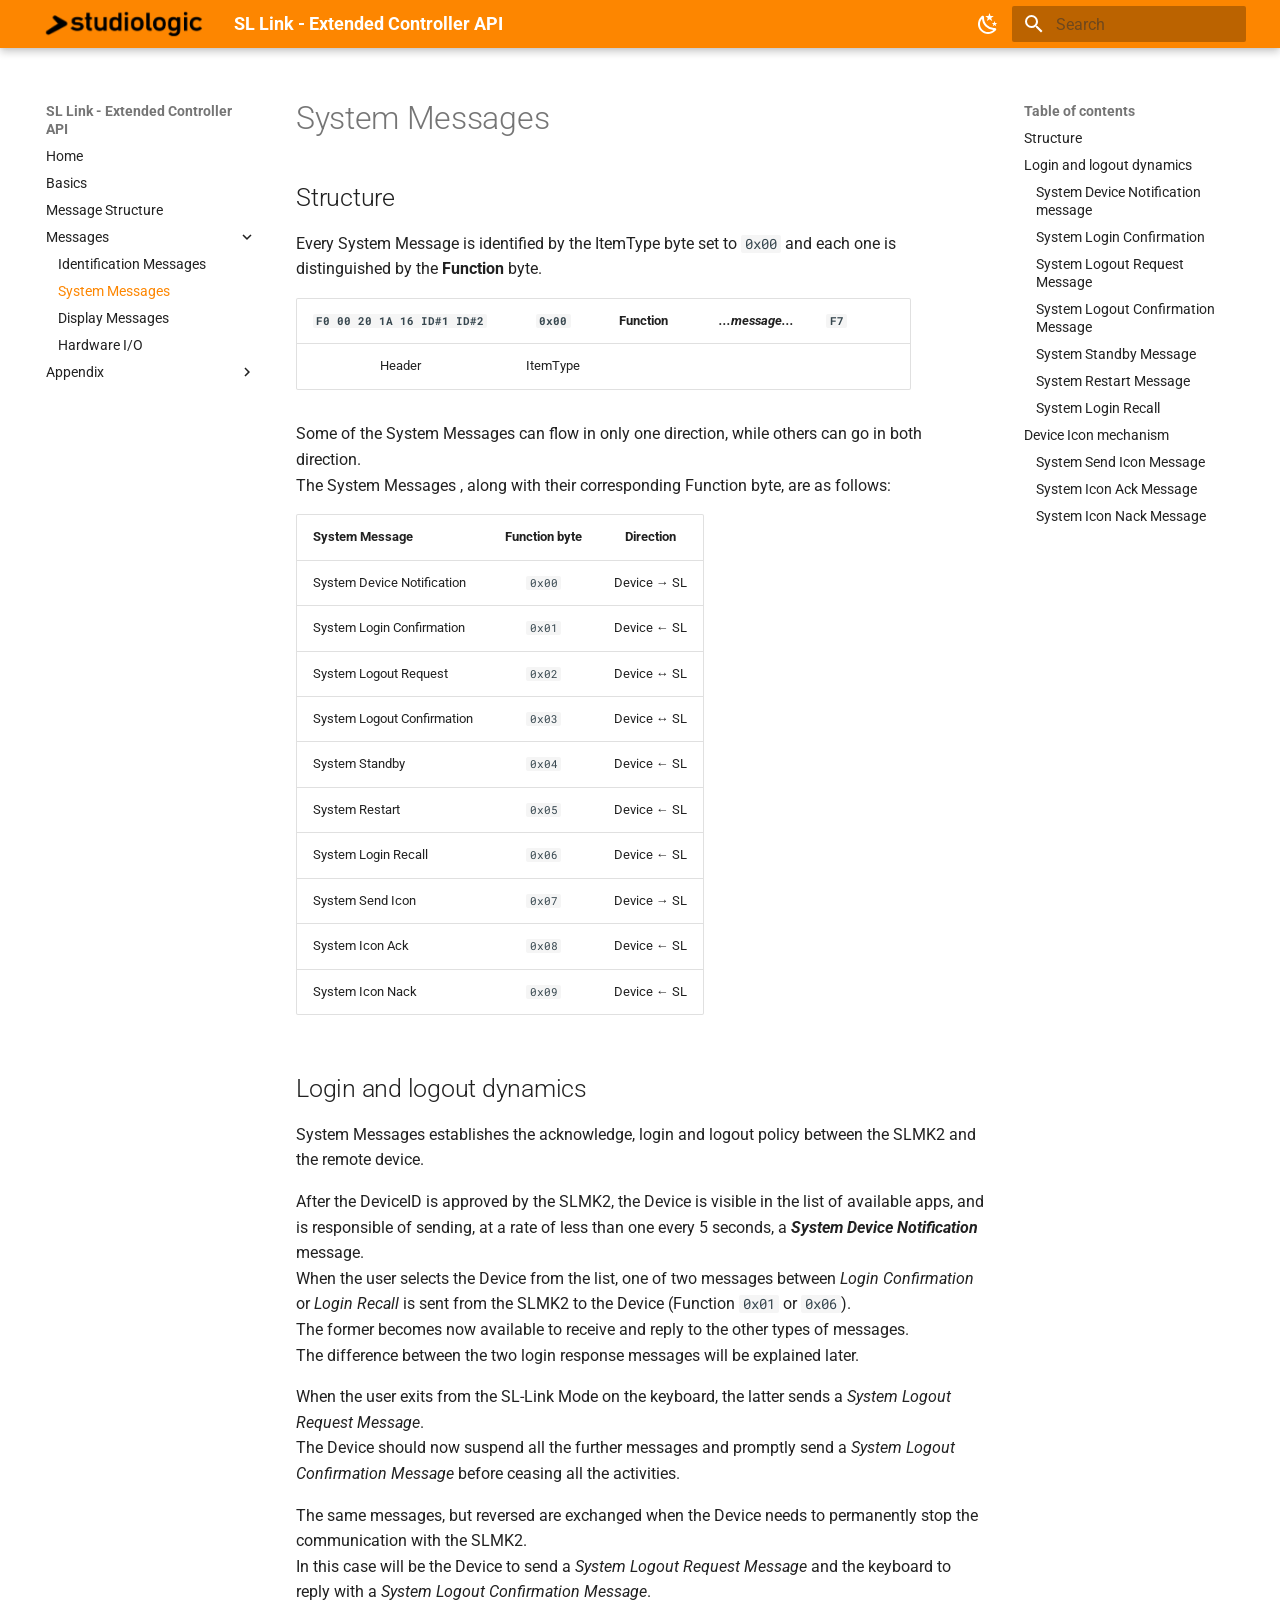
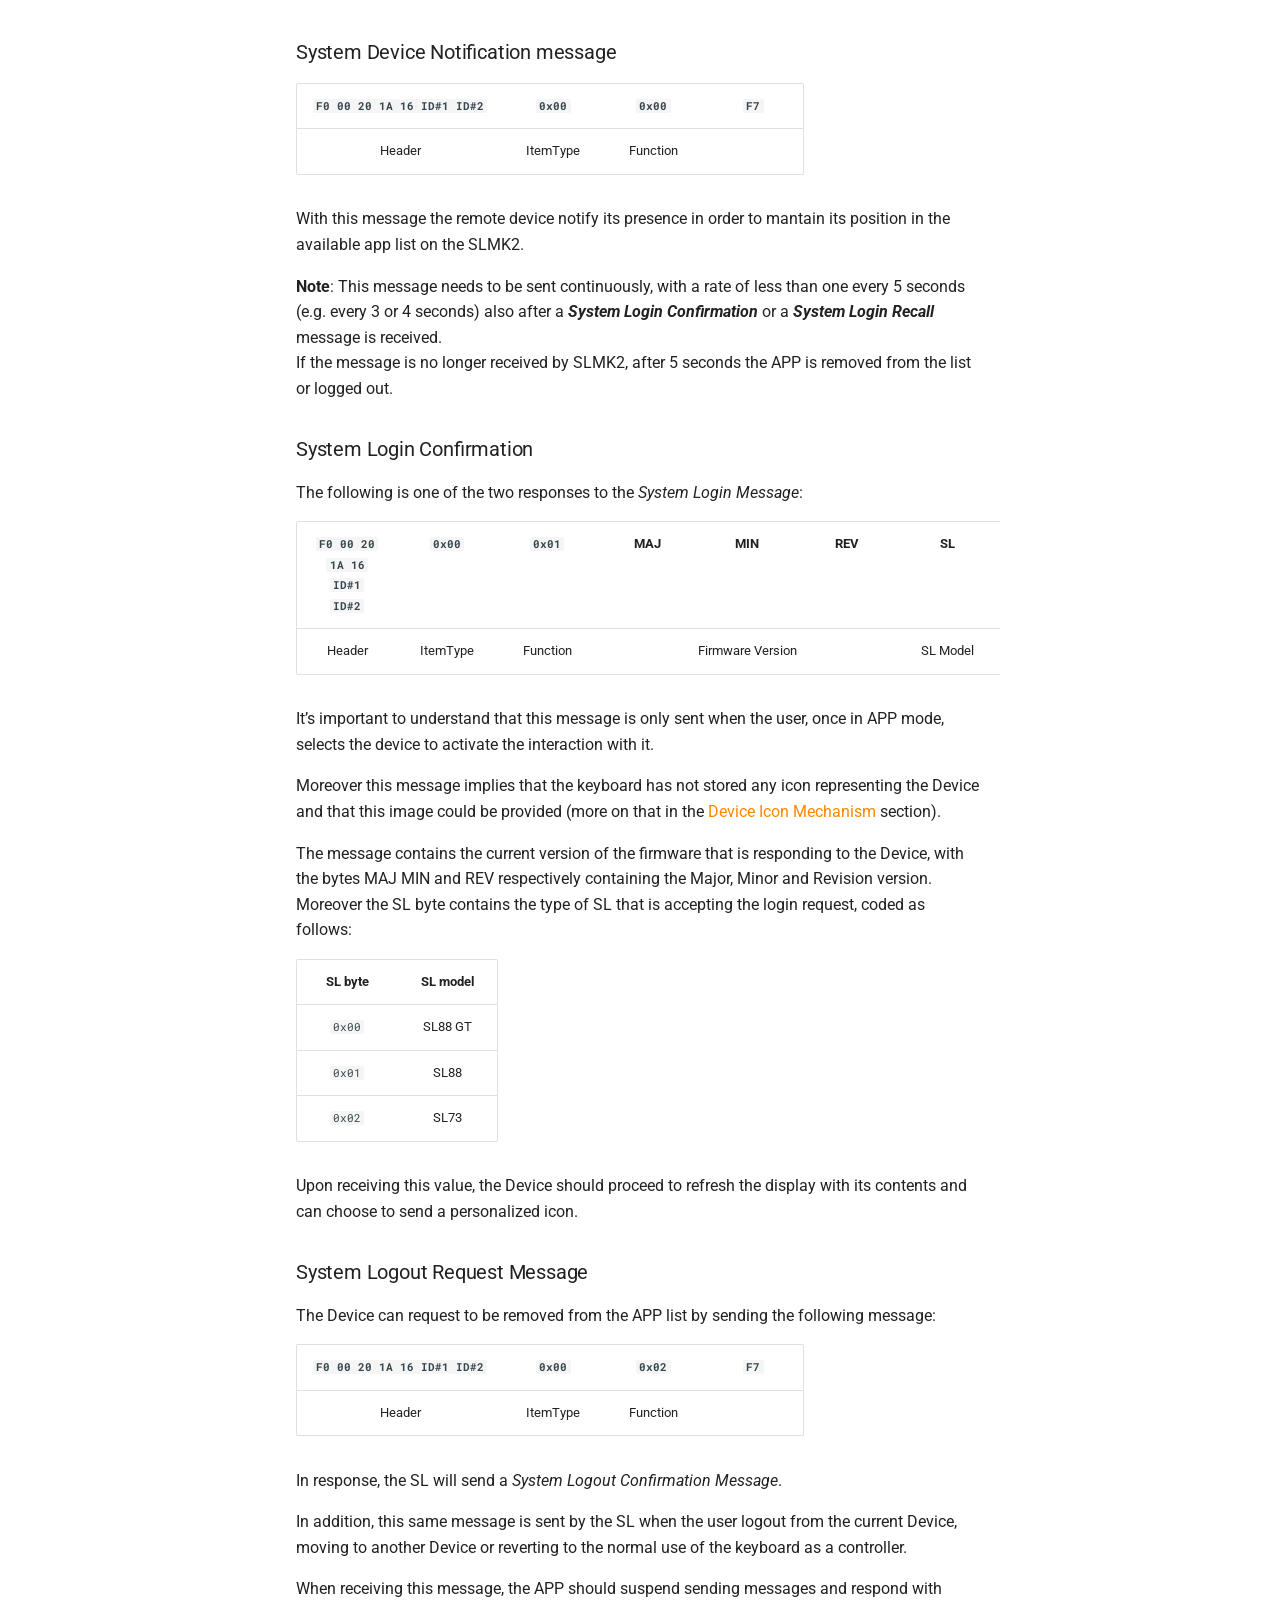
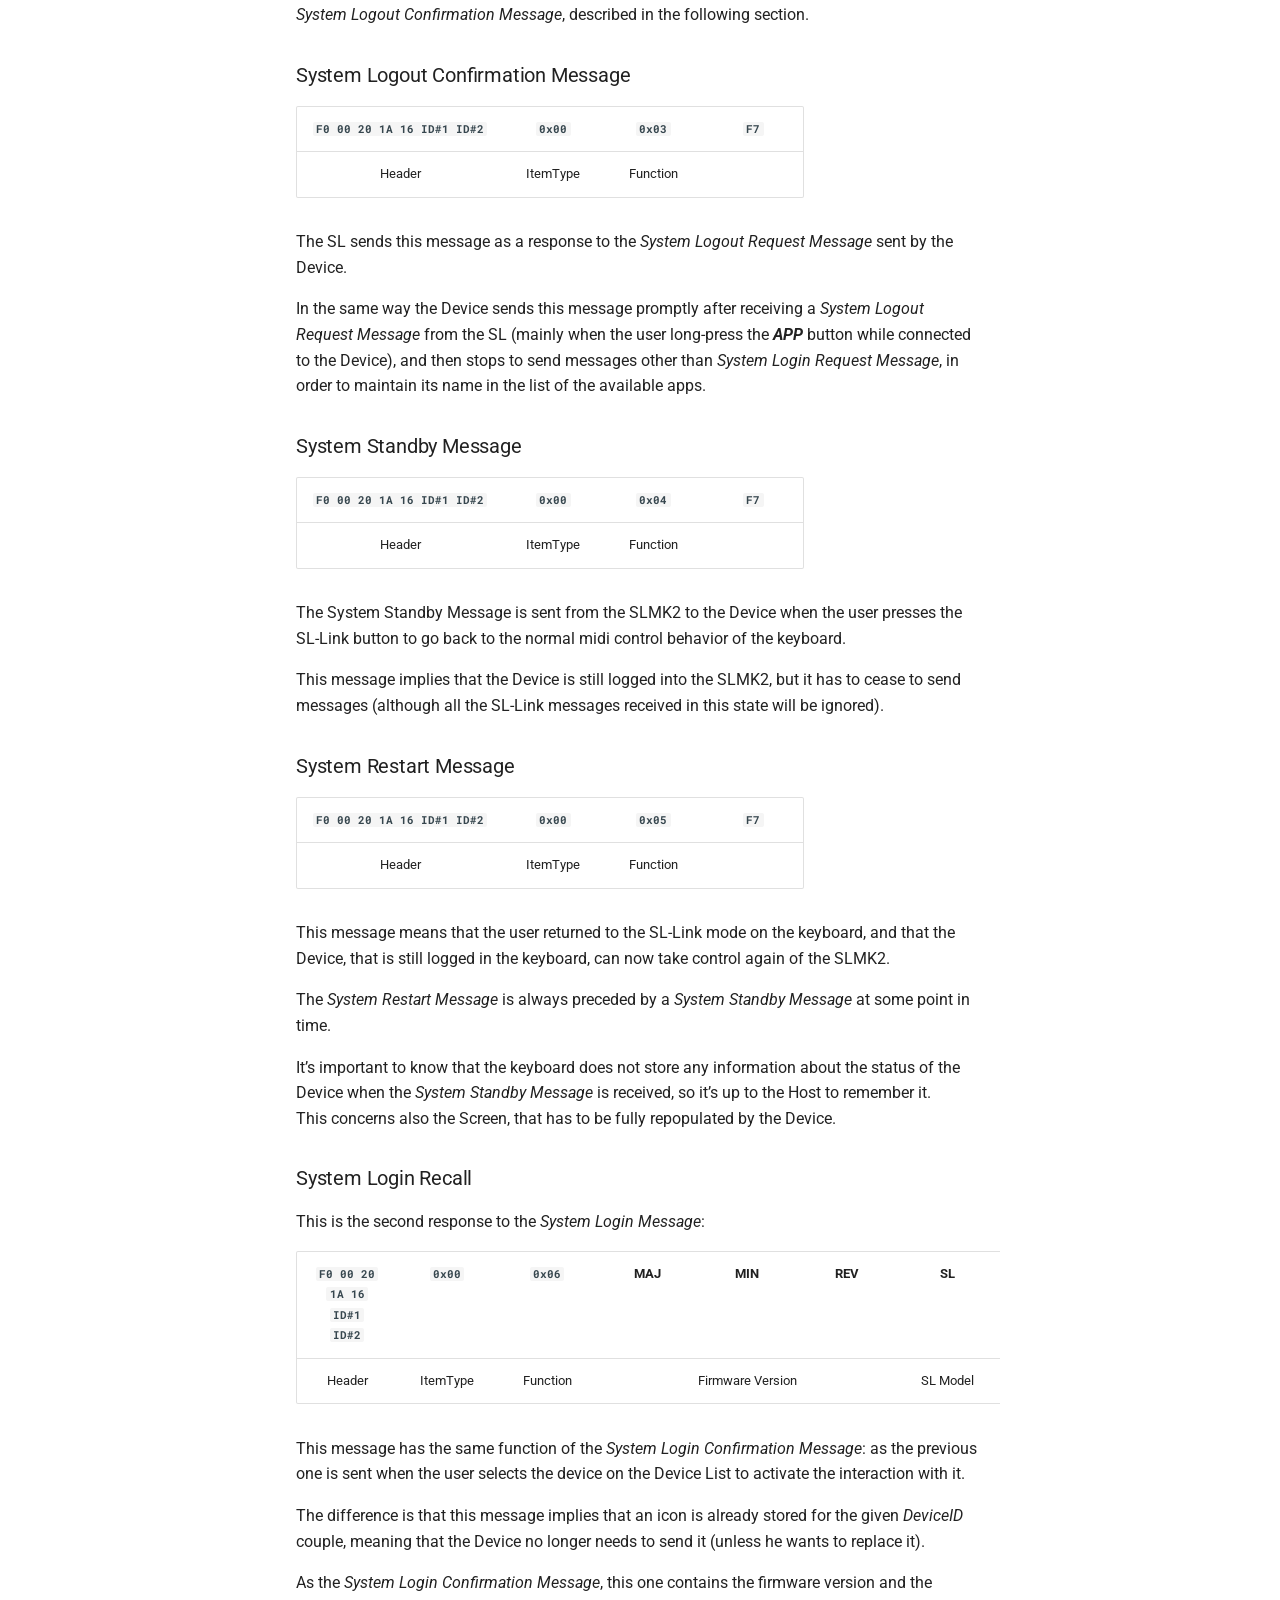
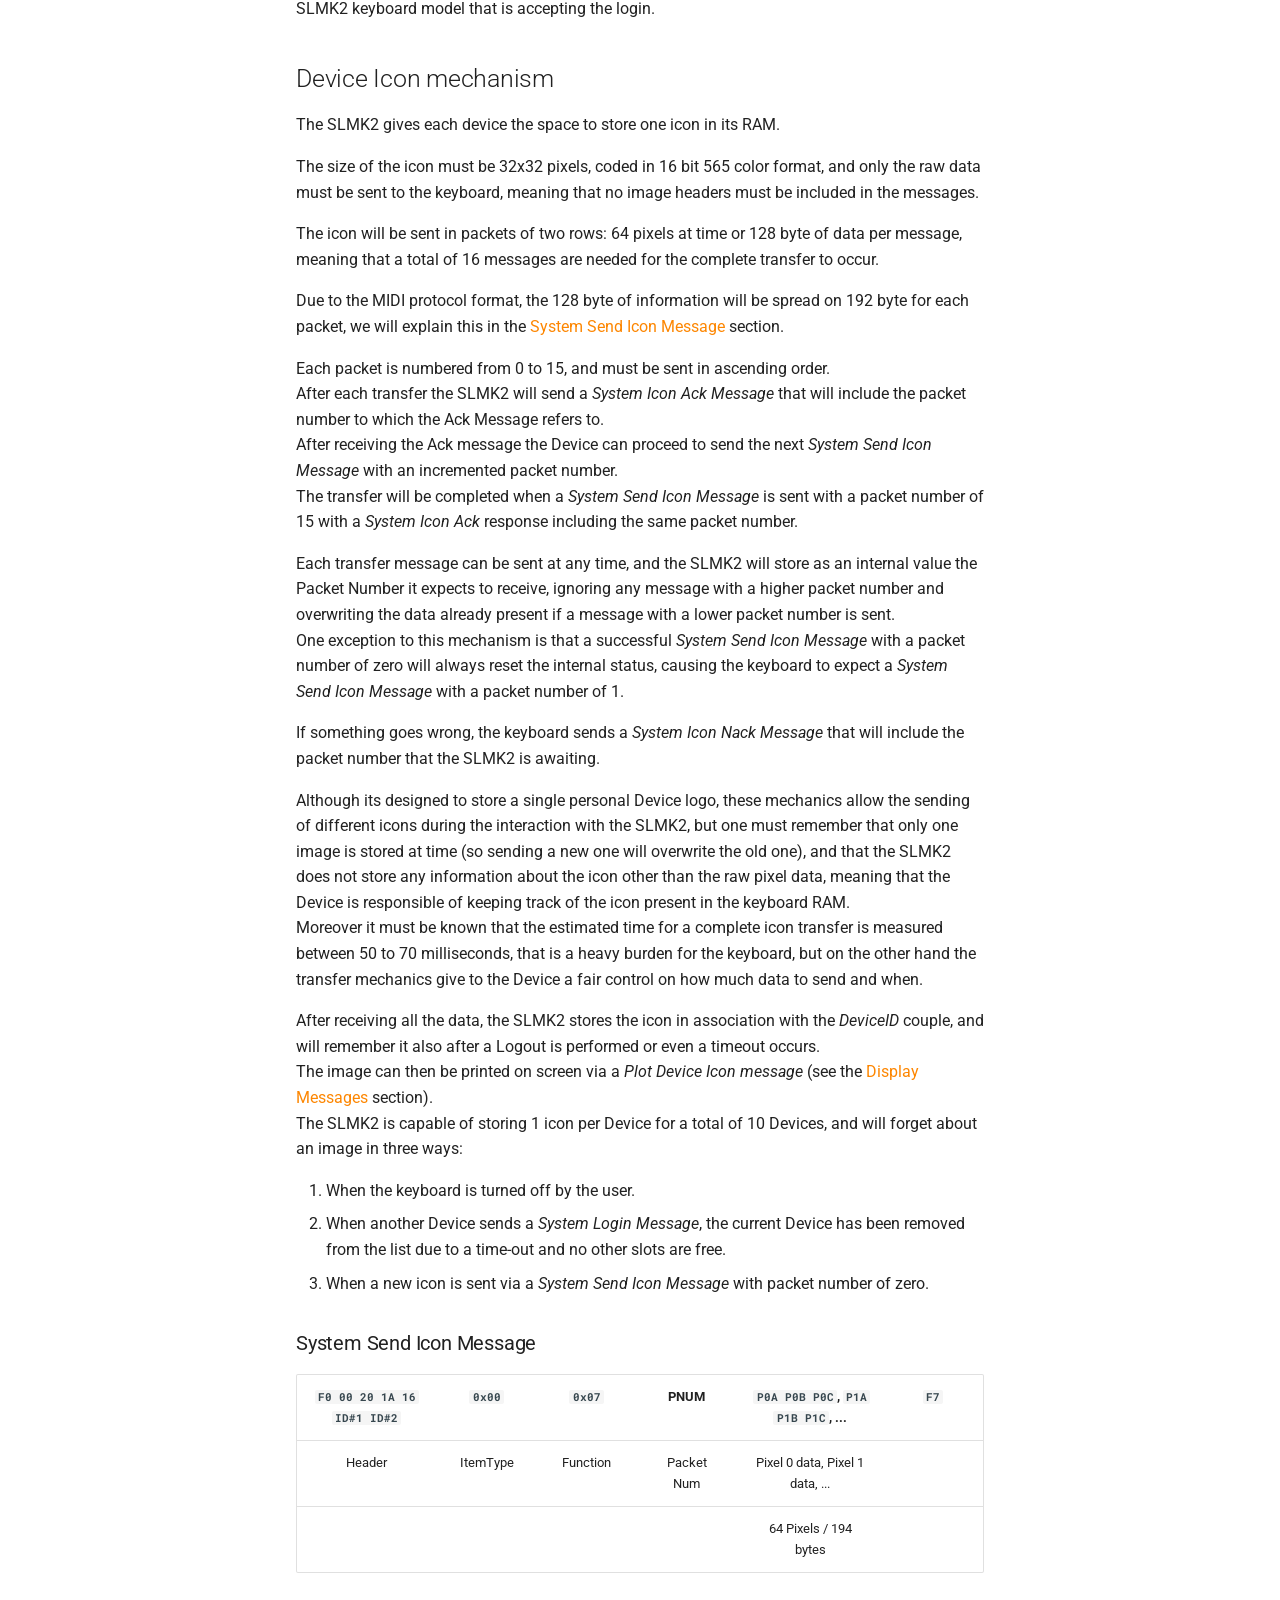
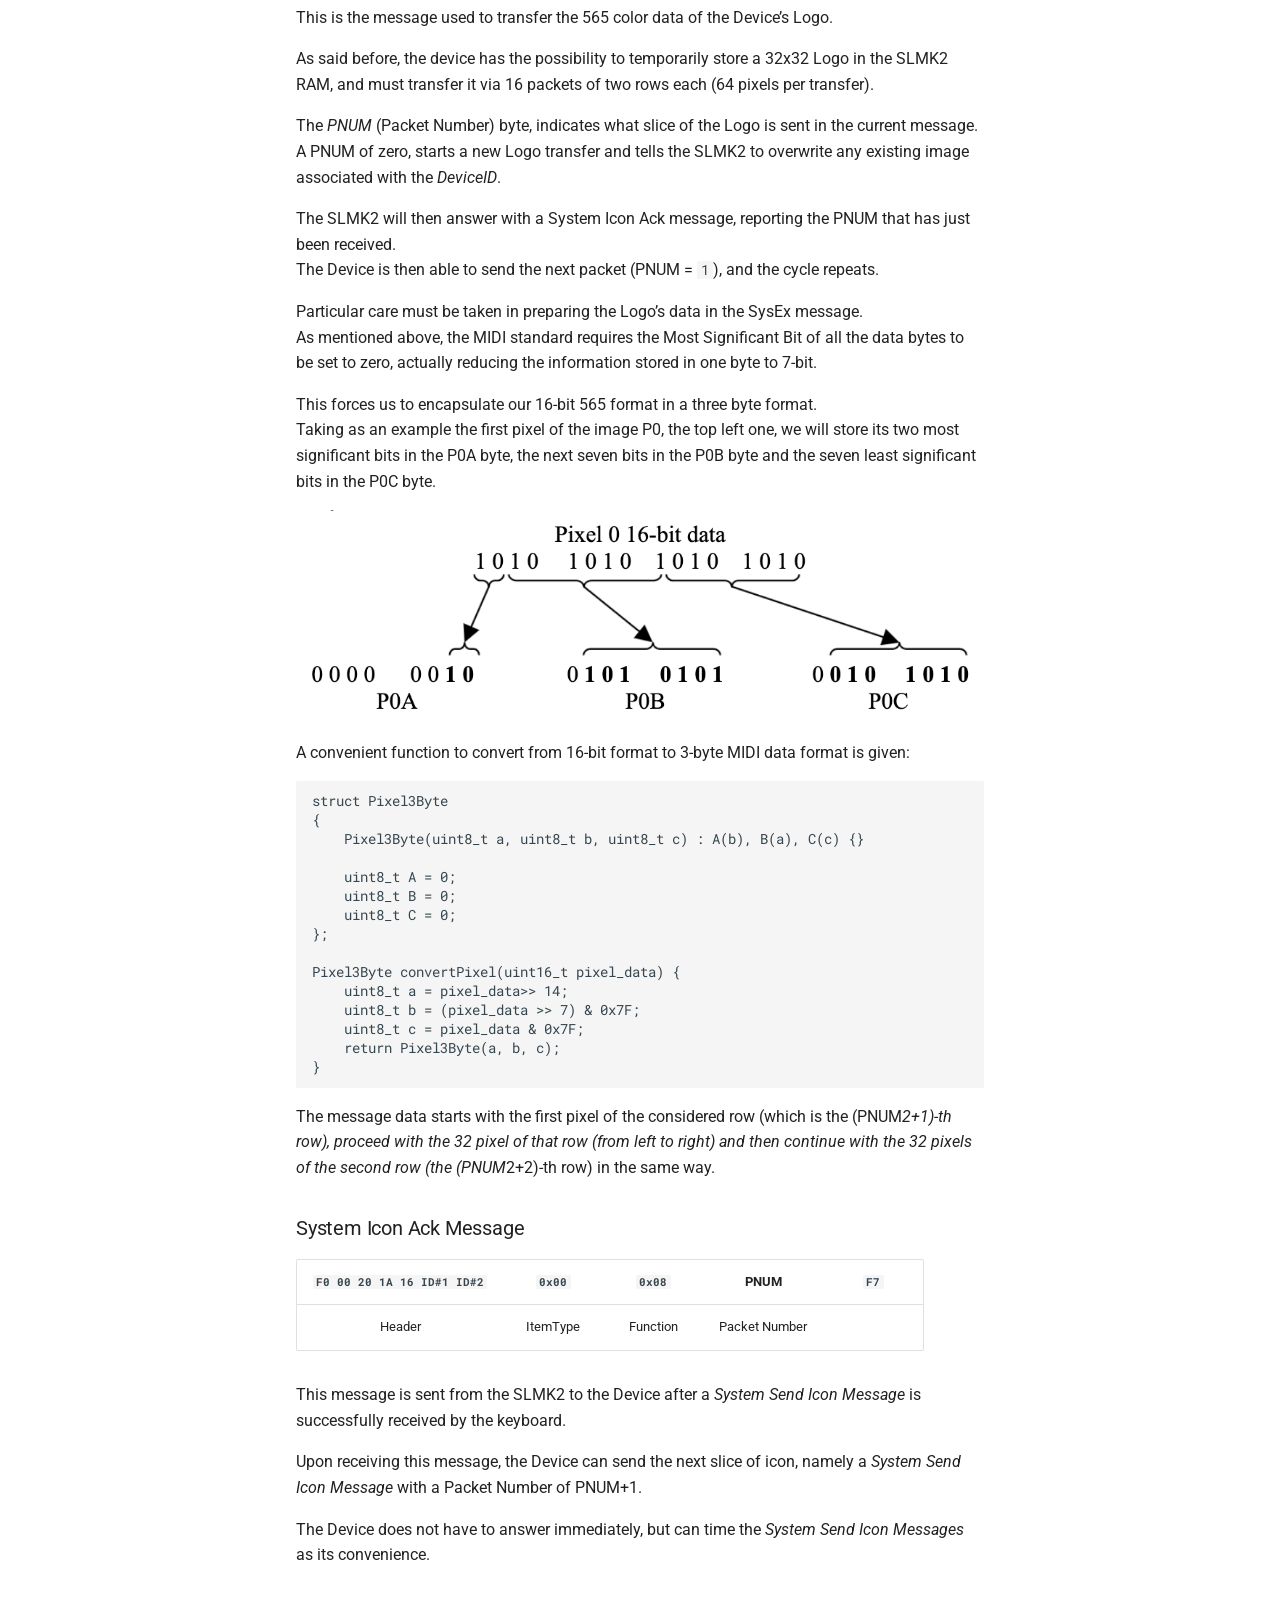
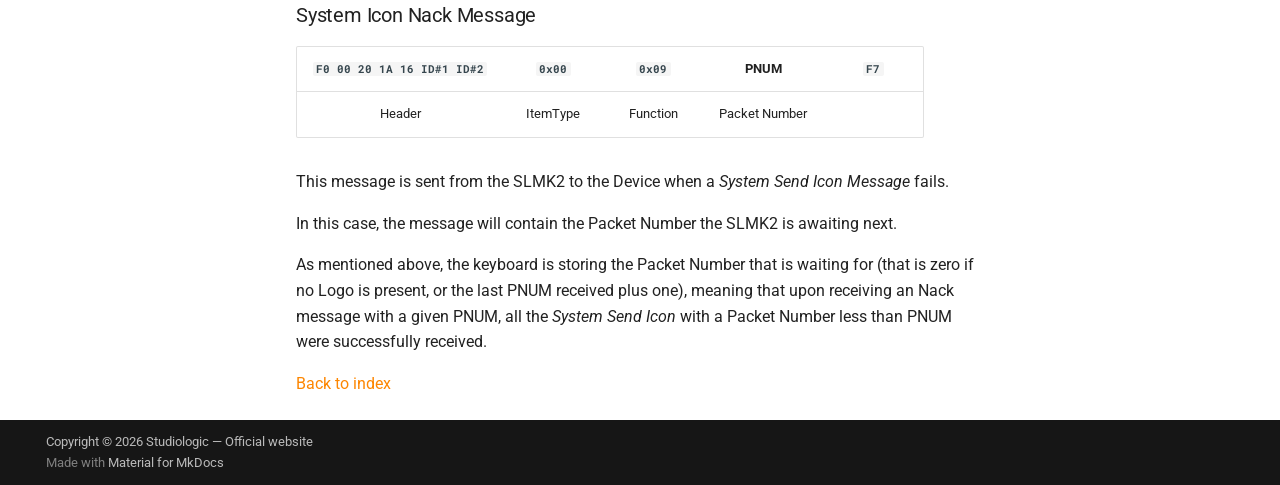
<file: site/system-messages/index.html>
<!doctype html>
<html lang="en" class="no-js">
  <head>
    
      <meta charset="utf-8">
      <meta name="viewport" content="width=device-width,initial-scale=1">
      
      
      
        <link rel="canonical" href="https://fatarsrl.github.io/sl-link/system-messages/">
      
      
        <link rel="prev" href="../identification-messages/">
      
      
        <link rel="next" href="../display-messages/">
      
      
        
      
      
      <link rel="icon" href="../assets/images/favicon.png">
      <meta name="generator" content="mkdocs-1.6.1, mkdocs-material-9.7.6">
    
    
      
        <title>System Messages - SL Link - Extended Controller API</title>
      
    
    
      <link rel="stylesheet" href="../assets/stylesheets/main.484c7ddc.min.css">
      
        
        <link rel="stylesheet" href="../assets/stylesheets/palette.ab4e12ef.min.css">
      
      


    
    
      
    
    
      
        
        
        <link rel="preconnect" href="https://fonts.gstatic.com" crossorigin>
        <link rel="stylesheet" href="https://fonts.googleapis.com/css?family=Roboto:300,300i,400,400i,700,700i%7CRoboto+Mono:400,400i,700,700i&display=fallback">
        <style>:root{--md-text-font:"Roboto";--md-code-font:"Roboto Mono"}</style>
      
    
    
      <link rel="stylesheet" href="../stylesheets/extra.css">
    
    <script>__md_scope=new URL("..",location),__md_hash=e=>[...e].reduce(((e,_)=>(e<<5)-e+_.charCodeAt(0)),0),__md_get=(e,_=localStorage,t=__md_scope)=>JSON.parse(_.getItem(t.pathname+"."+e)),__md_set=(e,_,t=localStorage,a=__md_scope)=>{try{t.setItem(a.pathname+"."+e,JSON.stringify(_))}catch(e){}}</script>
    
      

    
    
  </head>
  
  
    
    
      
    
    
    
    
    <body dir="ltr" data-md-color-scheme="default" data-md-color-primary="custom" data-md-color-accent="custom">
  
    
    <input class="md-toggle" data-md-toggle="drawer" type="checkbox" id="__drawer" autocomplete="off">
    <input class="md-toggle" data-md-toggle="search" type="checkbox" id="__search" autocomplete="off">
    <label class="md-overlay" for="__drawer"></label>
    <div data-md-component="skip">
      
        
        <a href="#system-messages" class="md-skip">
          Skip to content
        </a>
      
    </div>
    <div data-md-component="announce">
      
    </div>
    
    
      

  

<header class="md-header md-header--shadow" data-md-component="header">
  <nav class="md-header__inner md-grid" aria-label="Header">
    <a href=".." title="SL Link - Extended Controller API" class="md-header__button md-logo" aria-label="SL Link - Extended Controller API" data-md-component="logo">
      
  <img src="../res/studiologic_logo_light.png" alt="logo">

    </a>
    <label class="md-header__button md-icon" for="__drawer">
      
      <svg xmlns="http://www.w3.org/2000/svg" viewBox="0 0 24 24"><path d="M3 6h18v2H3zm0 5h18v2H3zm0 5h18v2H3z"/></svg>
    </label>
    <div class="md-header__title" data-md-component="header-title">
      <div class="md-header__ellipsis">
        <div class="md-header__topic">
          <span class="md-ellipsis">
            SL Link - Extended Controller API
          </span>
        </div>
        <div class="md-header__topic" data-md-component="header-topic">
          <span class="md-ellipsis">
            
              System Messages
            
          </span>
        </div>
      </div>
    </div>
    
      
        <form class="md-header__option" data-md-component="palette">
  
    
    
    
    <input class="md-option" data-md-color-media="" data-md-color-scheme="default" data-md-color-primary="custom" data-md-color-accent="custom"  aria-label="Switch to dark mode"  type="radio" name="__palette" id="__palette_0">
    
      <label class="md-header__button md-icon" title="Switch to dark mode" for="__palette_1" hidden>
        <svg xmlns="http://www.w3.org/2000/svg" viewBox="0 0 24 24"><path d="m17.75 4.09-2.53 1.94.91 3.06-2.63-1.81-2.63 1.81.91-3.06-2.53-1.94L12.44 4l1.06-3 1.06 3zm3.5 6.91-1.64 1.25.59 1.98-1.7-1.17-1.7 1.17.59-1.98L15.75 11l2.06-.05L18.5 9l.69 1.95zm-2.28 4.95c.83-.08 1.72 1.1 1.19 1.85-.32.45-.66.87-1.08 1.27C15.17 23 8.84 23 4.94 19.07c-3.91-3.9-3.91-10.24 0-14.14.4-.4.82-.76 1.27-1.08.75-.53 1.93.36 1.85 1.19-.27 2.86.69 5.83 2.89 8.02a9.96 9.96 0 0 0 8.02 2.89m-1.64 2.02a12.08 12.08 0 0 1-7.8-3.47c-2.17-2.19-3.33-5-3.49-7.82-2.81 3.14-2.7 7.96.31 10.98 3.02 3.01 7.84 3.12 10.98.31"/></svg>
      </label>
    
  
    
    
    
    <input class="md-option" data-md-color-media="" data-md-color-scheme="slate" data-md-color-primary="custom" data-md-color-accent="custom"  aria-label="Switch to light mode"  type="radio" name="__palette" id="__palette_1">
    
      <label class="md-header__button md-icon" title="Switch to light mode" for="__palette_0" hidden>
        <svg xmlns="http://www.w3.org/2000/svg" viewBox="0 0 24 24"><path d="M12 7a5 5 0 0 1 5 5 5 5 0 0 1-5 5 5 5 0 0 1-5-5 5 5 0 0 1 5-5m0 2a3 3 0 0 0-3 3 3 3 0 0 0 3 3 3 3 0 0 0 3-3 3 3 0 0 0-3-3m0-7 2.39 3.42C13.65 5.15 12.84 5 12 5s-1.65.15-2.39.42zM3.34 7l4.16-.35A7.2 7.2 0 0 0 5.94 8.5c-.44.74-.69 1.5-.83 2.29zm.02 10 1.76-3.77a7.131 7.131 0 0 0 2.38 4.14zM20.65 7l-1.77 3.79a7.02 7.02 0 0 0-2.38-4.15zm-.01 10-4.14.36c.59-.51 1.12-1.14 1.54-1.86.42-.73.69-1.5.83-2.29zM12 22l-2.41-3.44c.74.27 1.55.44 2.41.44.82 0 1.63-.17 2.37-.44z"/></svg>
      </label>
    
  
</form>
      
    
    
      <script>var palette=__md_get("__palette");if(palette&&palette.color){if("(prefers-color-scheme)"===palette.color.media){var media=matchMedia("(prefers-color-scheme: light)"),input=document.querySelector(media.matches?"[data-md-color-media='(prefers-color-scheme: light)']":"[data-md-color-media='(prefers-color-scheme: dark)']");palette.color.media=input.getAttribute("data-md-color-media"),palette.color.scheme=input.getAttribute("data-md-color-scheme"),palette.color.primary=input.getAttribute("data-md-color-primary"),palette.color.accent=input.getAttribute("data-md-color-accent")}for(var[key,value]of Object.entries(palette.color))document.body.setAttribute("data-md-color-"+key,value)}</script>
    
    
    
      
      
        <label class="md-header__button md-icon" for="__search">
          
          <svg xmlns="http://www.w3.org/2000/svg" viewBox="0 0 24 24"><path d="M9.5 3A6.5 6.5 0 0 1 16 9.5c0 1.61-.59 3.09-1.56 4.23l.27.27h.79l5 5-1.5 1.5-5-5v-.79l-.27-.27A6.52 6.52 0 0 1 9.5 16 6.5 6.5 0 0 1 3 9.5 6.5 6.5 0 0 1 9.5 3m0 2C7 5 5 7 5 9.5S7 14 9.5 14 14 12 14 9.5 12 5 9.5 5"/></svg>
        </label>
        <div class="md-search" data-md-component="search" role="dialog">
  <label class="md-search__overlay" for="__search"></label>
  <div class="md-search__inner" role="search">
    <form class="md-search__form" name="search">
      <input type="text" class="md-search__input" name="query" aria-label="Search" placeholder="Search" autocapitalize="off" autocorrect="off" autocomplete="off" spellcheck="false" data-md-component="search-query" required>
      <label class="md-search__icon md-icon" for="__search">
        
        <svg xmlns="http://www.w3.org/2000/svg" viewBox="0 0 24 24"><path d="M9.5 3A6.5 6.5 0 0 1 16 9.5c0 1.61-.59 3.09-1.56 4.23l.27.27h.79l5 5-1.5 1.5-5-5v-.79l-.27-.27A6.52 6.52 0 0 1 9.5 16 6.5 6.5 0 0 1 3 9.5 6.5 6.5 0 0 1 9.5 3m0 2C7 5 5 7 5 9.5S7 14 9.5 14 14 12 14 9.5 12 5 9.5 5"/></svg>
        
        <svg xmlns="http://www.w3.org/2000/svg" viewBox="0 0 24 24"><path d="M20 11v2H8l5.5 5.5-1.42 1.42L4.16 12l7.92-7.92L13.5 5.5 8 11z"/></svg>
      </label>
      <nav class="md-search__options" aria-label="Search">
        
        <button type="reset" class="md-search__icon md-icon" title="Clear" aria-label="Clear" tabindex="-1">
          
          <svg xmlns="http://www.w3.org/2000/svg" viewBox="0 0 24 24"><path d="M19 6.41 17.59 5 12 10.59 6.41 5 5 6.41 10.59 12 5 17.59 6.41 19 12 13.41 17.59 19 19 17.59 13.41 12z"/></svg>
        </button>
      </nav>
      
    </form>
    <div class="md-search__output">
      <div class="md-search__scrollwrap" tabindex="0" data-md-scrollfix>
        <div class="md-search-result" data-md-component="search-result">
          <div class="md-search-result__meta">
            Initializing search
          </div>
          <ol class="md-search-result__list" role="presentation"></ol>
        </div>
      </div>
    </div>
  </div>
</div>
      
    
    
  </nav>
  
</header>
    
    <div class="md-container" data-md-component="container">
      
      
        
          
        
      
      <main class="md-main" data-md-component="main">
        <div class="md-main__inner md-grid">
          
            
              
              <div class="md-sidebar md-sidebar--primary" data-md-component="sidebar" data-md-type="navigation" >
                <div class="md-sidebar__scrollwrap">
                  <div class="md-sidebar__inner">
                    



<nav class="md-nav md-nav--primary" aria-label="Navigation" data-md-level="0">
  <label class="md-nav__title" for="__drawer">
    <a href=".." title="SL Link - Extended Controller API" class="md-nav__button md-logo" aria-label="SL Link - Extended Controller API" data-md-component="logo">
      
  <img src="../res/studiologic_logo_light.png" alt="logo">

    </a>
    SL Link - Extended Controller API
  </label>
  
  <ul class="md-nav__list" data-md-scrollfix>
    
      
      
  
  
  
  
    <li class="md-nav__item">
      <a href=".." class="md-nav__link">
        
  
  
  <span class="md-ellipsis">
    
  
    Home
  

    
  </span>
  
  

      </a>
    </li>
  

    
      
      
  
  
  
  
    <li class="md-nav__item">
      <a href="../basics/" class="md-nav__link">
        
  
  
  <span class="md-ellipsis">
    
  
    Basics
  

    
  </span>
  
  

      </a>
    </li>
  

    
      
      
  
  
  
  
    <li class="md-nav__item">
      <a href="../message-structure/" class="md-nav__link">
        
  
  
  <span class="md-ellipsis">
    
  
    Message Structure
  

    
  </span>
  
  

      </a>
    </li>
  

    
      
      
  
  
    
  
  
  
    
    
    
    
    
    <li class="md-nav__item md-nav__item--active md-nav__item--nested">
      
        
        
        <input class="md-nav__toggle md-toggle " type="checkbox" id="__nav_4" checked>
        
          
          <label class="md-nav__link" for="__nav_4" id="__nav_4_label" tabindex="0">
            
  
  
  <span class="md-ellipsis">
    
  
    Messages
  

    
  </span>
  
  

            <span class="md-nav__icon md-icon"></span>
          </label>
        
        <nav class="md-nav" data-md-level="1" aria-labelledby="__nav_4_label" aria-expanded="true">
          <label class="md-nav__title" for="__nav_4">
            <span class="md-nav__icon md-icon"></span>
            
  
    Messages
  

          </label>
          <ul class="md-nav__list" data-md-scrollfix>
            
              
                
  
  
  
  
    <li class="md-nav__item">
      <a href="../identification-messages/" class="md-nav__link">
        
  
  
  <span class="md-ellipsis">
    
  
    Identification Messages
  

    
  </span>
  
  

      </a>
    </li>
  

              
            
              
                
  
  
    
  
  
  
    <li class="md-nav__item md-nav__item--active">
      
      <input class="md-nav__toggle md-toggle" type="checkbox" id="__toc">
      
      
        
      
      
        <label class="md-nav__link md-nav__link--active" for="__toc">
          
  
  
  <span class="md-ellipsis">
    
  
    System Messages
  

    
  </span>
  
  

          <span class="md-nav__icon md-icon"></span>
        </label>
      
      <a href="./" class="md-nav__link md-nav__link--active">
        
  
  
  <span class="md-ellipsis">
    
  
    System Messages
  

    
  </span>
  
  

      </a>
      
        

<nav class="md-nav md-nav--secondary" aria-label="Table of contents">
  
  
  
    
  
  
    <label class="md-nav__title" for="__toc">
      <span class="md-nav__icon md-icon"></span>
      Table of contents
    </label>
    <ul class="md-nav__list" data-md-component="toc" data-md-scrollfix>
      
        <li class="md-nav__item">
  <a href="#structure" class="md-nav__link">
    <span class="md-ellipsis">
      
        Structure
      
    </span>
  </a>
  
</li>
      
        <li class="md-nav__item">
  <a href="#login-and-logout-dynamics" class="md-nav__link">
    <span class="md-ellipsis">
      
        Login and logout dynamics
      
    </span>
  </a>
  
    <nav class="md-nav" aria-label="Login and logout dynamics">
      <ul class="md-nav__list">
        
          <li class="md-nav__item">
  <a href="#system-device-notification-message" class="md-nav__link">
    <span class="md-ellipsis">
      
        System Device Notification message
      
    </span>
  </a>
  
</li>
        
          <li class="md-nav__item">
  <a href="#system-login-confirmation" class="md-nav__link">
    <span class="md-ellipsis">
      
        System Login Confirmation
      
    </span>
  </a>
  
</li>
        
          <li class="md-nav__item">
  <a href="#system-logout-request-message" class="md-nav__link">
    <span class="md-ellipsis">
      
        System Logout Request Message
      
    </span>
  </a>
  
</li>
        
          <li class="md-nav__item">
  <a href="#system-logout-confirmation-message" class="md-nav__link">
    <span class="md-ellipsis">
      
        System Logout Confirmation Message
      
    </span>
  </a>
  
</li>
        
          <li class="md-nav__item">
  <a href="#system-standby-message" class="md-nav__link">
    <span class="md-ellipsis">
      
        System Standby Message
      
    </span>
  </a>
  
</li>
        
          <li class="md-nav__item">
  <a href="#system-restart-message" class="md-nav__link">
    <span class="md-ellipsis">
      
        System Restart Message
      
    </span>
  </a>
  
</li>
        
          <li class="md-nav__item">
  <a href="#system-login-recall" class="md-nav__link">
    <span class="md-ellipsis">
      
        System Login Recall
      
    </span>
  </a>
  
</li>
        
      </ul>
    </nav>
  
</li>
      
        <li class="md-nav__item">
  <a href="#device-icon-mechanism" class="md-nav__link">
    <span class="md-ellipsis">
      
        Device Icon mechanism
      
    </span>
  </a>
  
    <nav class="md-nav" aria-label="Device Icon mechanism">
      <ul class="md-nav__list">
        
          <li class="md-nav__item">
  <a href="#system-send-icon-message" class="md-nav__link">
    <span class="md-ellipsis">
      
        System Send Icon Message
      
    </span>
  </a>
  
</li>
        
          <li class="md-nav__item">
  <a href="#system-icon-ack-message" class="md-nav__link">
    <span class="md-ellipsis">
      
        System Icon Ack Message
      
    </span>
  </a>
  
</li>
        
          <li class="md-nav__item">
  <a href="#system-icon-nack-message" class="md-nav__link">
    <span class="md-ellipsis">
      
        System Icon Nack Message
      
    </span>
  </a>
  
</li>
        
      </ul>
    </nav>
  
</li>
      
    </ul>
  
</nav>
      
    </li>
  

              
            
              
                
  
  
  
  
    <li class="md-nav__item">
      <a href="../display-messages/" class="md-nav__link">
        
  
  
  <span class="md-ellipsis">
    
  
    Display Messages
  

    
  </span>
  
  

      </a>
    </li>
  

              
            
              
                
  
  
  
  
    <li class="md-nav__item">
      <a href="../hardware-io/" class="md-nav__link">
        
  
  
  <span class="md-ellipsis">
    
  
    Hardware I/O
  

    
  </span>
  
  

      </a>
    </li>
  

              
            
          </ul>
        </nav>
      
    </li>
  

    
      
      
  
  
  
  
    
    
    
    
    
    <li class="md-nav__item md-nav__item--nested">
      
        
        
        <input class="md-nav__toggle md-toggle " type="checkbox" id="__nav_5" >
        
          
          <label class="md-nav__link" for="__nav_5" id="__nav_5_label" tabindex="0">
            
  
  
  <span class="md-ellipsis">
    
  
    Appendix
  

    
  </span>
  
  

            <span class="md-nav__icon md-icon"></span>
          </label>
        
        <nav class="md-nav" data-md-level="1" aria-labelledby="__nav_5_label" aria-expanded="false">
          <label class="md-nav__title" for="__nav_5">
            <span class="md-nav__icon md-icon"></span>
            
  
    Appendix
  

          </label>
          <ul class="md-nav__list" data-md-scrollfix>
            
              
                
  
  
  
  
    <li class="md-nav__item">
      <a href="../appendix-a/" class="md-nav__link">
        
  
  
  <span class="md-ellipsis">
    
  
    Appendix A
  

    
  </span>
  
  

      </a>
    </li>
  

              
            
          </ul>
        </nav>
      
    </li>
  

    
  </ul>
</nav>
                  </div>
                </div>
              </div>
            
            
              
              <div class="md-sidebar md-sidebar--secondary" data-md-component="sidebar" data-md-type="toc" >
                <div class="md-sidebar__scrollwrap">
                  <div class="md-sidebar__inner">
                    

<nav class="md-nav md-nav--secondary" aria-label="Table of contents">
  
  
  
    
  
  
    <label class="md-nav__title" for="__toc">
      <span class="md-nav__icon md-icon"></span>
      Table of contents
    </label>
    <ul class="md-nav__list" data-md-component="toc" data-md-scrollfix>
      
        <li class="md-nav__item">
  <a href="#structure" class="md-nav__link">
    <span class="md-ellipsis">
      
        Structure
      
    </span>
  </a>
  
</li>
      
        <li class="md-nav__item">
  <a href="#login-and-logout-dynamics" class="md-nav__link">
    <span class="md-ellipsis">
      
        Login and logout dynamics
      
    </span>
  </a>
  
    <nav class="md-nav" aria-label="Login and logout dynamics">
      <ul class="md-nav__list">
        
          <li class="md-nav__item">
  <a href="#system-device-notification-message" class="md-nav__link">
    <span class="md-ellipsis">
      
        System Device Notification message
      
    </span>
  </a>
  
</li>
        
          <li class="md-nav__item">
  <a href="#system-login-confirmation" class="md-nav__link">
    <span class="md-ellipsis">
      
        System Login Confirmation
      
    </span>
  </a>
  
</li>
        
          <li class="md-nav__item">
  <a href="#system-logout-request-message" class="md-nav__link">
    <span class="md-ellipsis">
      
        System Logout Request Message
      
    </span>
  </a>
  
</li>
        
          <li class="md-nav__item">
  <a href="#system-logout-confirmation-message" class="md-nav__link">
    <span class="md-ellipsis">
      
        System Logout Confirmation Message
      
    </span>
  </a>
  
</li>
        
          <li class="md-nav__item">
  <a href="#system-standby-message" class="md-nav__link">
    <span class="md-ellipsis">
      
        System Standby Message
      
    </span>
  </a>
  
</li>
        
          <li class="md-nav__item">
  <a href="#system-restart-message" class="md-nav__link">
    <span class="md-ellipsis">
      
        System Restart Message
      
    </span>
  </a>
  
</li>
        
          <li class="md-nav__item">
  <a href="#system-login-recall" class="md-nav__link">
    <span class="md-ellipsis">
      
        System Login Recall
      
    </span>
  </a>
  
</li>
        
      </ul>
    </nav>
  
</li>
      
        <li class="md-nav__item">
  <a href="#device-icon-mechanism" class="md-nav__link">
    <span class="md-ellipsis">
      
        Device Icon mechanism
      
    </span>
  </a>
  
    <nav class="md-nav" aria-label="Device Icon mechanism">
      <ul class="md-nav__list">
        
          <li class="md-nav__item">
  <a href="#system-send-icon-message" class="md-nav__link">
    <span class="md-ellipsis">
      
        System Send Icon Message
      
    </span>
  </a>
  
</li>
        
          <li class="md-nav__item">
  <a href="#system-icon-ack-message" class="md-nav__link">
    <span class="md-ellipsis">
      
        System Icon Ack Message
      
    </span>
  </a>
  
</li>
        
          <li class="md-nav__item">
  <a href="#system-icon-nack-message" class="md-nav__link">
    <span class="md-ellipsis">
      
        System Icon Nack Message
      
    </span>
  </a>
  
</li>
        
      </ul>
    </nav>
  
</li>
      
    </ul>
  
</nav>
                  </div>
                </div>
              </div>
            
          
          
            <div class="md-content" data-md-component="content">
              
              <article class="md-content__inner md-typeset">
                
                  



<h1 id="system-messages">System Messages</h1>
<h2 id="structure">Structure</h2>
<p>Every System Message is identified by the ItemType byte set to <code>0x00</code> and each one is distinguished by the <strong>Function</strong> byte.</p>
<table>
<thead>
<tr>
<th style="text-align: center;"><code>F0 00 20 1A 16 ID#1 ID#2</code></th>
<th style="text-align: center;"><code>0x00</code></th>
<th>Function</th>
<th><em>...message...</em></th>
<th><code>F7</code></th>
</tr>
</thead>
<tbody>
<tr>
<td style="text-align: center;">Header</td>
<td style="text-align: center;">ItemType</td>
<td></td>
<td></td>
<td></td>
</tr>
</tbody>
</table>
<p>Some of the System Messages can flow in only one direction, while others can go in both direction.<br />
The System Messages , along with their corresponding Function byte, are as follows:</p>
<table>
<thead>
<tr>
<th style="text-align: left;">System Message</th>
<th style="text-align: center;">Function byte</th>
<th style="text-align: center;">Direction</th>
</tr>
</thead>
<tbody>
<tr>
<td style="text-align: left;">System Device Notification</td>
<td style="text-align: center;"><code>0x00</code></td>
<td style="text-align: center;">Device → SL</td>
</tr>
<tr>
<td style="text-align: left;">System Login Confirmation</td>
<td style="text-align: center;"><code>0x01</code></td>
<td style="text-align: center;">Device ← SL</td>
</tr>
<tr>
<td style="text-align: left;">System Logout Request</td>
<td style="text-align: center;"><code>0x02</code></td>
<td style="text-align: center;">Device ↔ SL</td>
</tr>
<tr>
<td style="text-align: left;">System Logout Confirmation</td>
<td style="text-align: center;"><code>0x03</code></td>
<td style="text-align: center;">Device ↔ SL</td>
</tr>
<tr>
<td style="text-align: left;">System Standby</td>
<td style="text-align: center;"><code>0x04</code></td>
<td style="text-align: center;">Device ← SL</td>
</tr>
<tr>
<td style="text-align: left;">System Restart</td>
<td style="text-align: center;"><code>0x05</code></td>
<td style="text-align: center;">Device ← SL</td>
</tr>
<tr>
<td style="text-align: left;">System Login Recall</td>
<td style="text-align: center;"><code>0x06</code></td>
<td style="text-align: center;">Device ← SL</td>
</tr>
<tr>
<td style="text-align: left;">System Send Icon</td>
<td style="text-align: center;"><code>0x07</code></td>
<td style="text-align: center;">Device → SL</td>
</tr>
<tr>
<td style="text-align: left;">System Icon Ack</td>
<td style="text-align: center;"><code>0x08</code></td>
<td style="text-align: center;">Device ← SL</td>
</tr>
<tr>
<td style="text-align: left;">System Icon Nack</td>
<td style="text-align: center;"><code>0x09</code></td>
<td style="text-align: center;">Device ← SL</td>
</tr>
</tbody>
</table>
<h2 id="login-and-logout-dynamics">Login and logout dynamics</h2>
<p>System Messages establishes the acknowledge, login and logout policy between the SLMK2 and the remote device.  </p>
<p>After the DeviceID is approved by the SLMK2, the Device is visible in the list of available apps, and is responsible of sending, at a rate of less than one every 5 seconds, a <strong><em>System Device Notification</em></strong> message.<br />
When the user selects the Device from the list, one of two messages between  <em>Login Confirmation</em> or <em>Login Recall</em> is sent from the SLMK2 to the Device (Function <code>0x01</code> or <code>0x06</code>).<br />
The former becomes now available to receive and reply to the other types of messages.<br />
The difference between the two login response messages will be explained later.</p>
<p>When the user exits from the SL-Link Mode on the keyboard, the latter sends a <em>System Logout Request Message</em>.<br />
The Device should now suspend all the further messages and promptly send a <em>System Logout Confirmation Message</em> before ceasing all the activities.</p>
<p>The same messages, but reversed are exchanged when the Device needs to permanently stop the communication with the SLMK2.<br />
In this case will be the Device to send a <em>System Logout Request Message</em> and the keyboard to reply with a <em>System Logout Confirmation Message</em>.</p>
<h3 id="system-device-notification-message">System Device Notification message</h3>
<table>
<thead>
<tr>
<th style="text-align: center;"><code>F0 00 20 1A 16 ID#1 ID#2</code></th>
<th style="text-align: center;"><code>0x00</code></th>
<th style="text-align: center;"><code>0x00</code></th>
<th style="text-align: center;"><code>F7</code></th>
</tr>
</thead>
<tbody>
<tr>
<td style="text-align: center;">Header</td>
<td style="text-align: center;">ItemType</td>
<td style="text-align: center;">Function</td>
<td style="text-align: center;"></td>
</tr>
</tbody>
</table>
<p>With this message the remote device notify its presence in order to mantain its position in the available app list on the SLMK2.</p>
<p><strong>Note</strong>: This message needs to be sent continuously, with a rate of less than one every 5 seconds (e.g. every 3 or 4 seconds) also after a <strong><em>System Login Confirmation</em></strong> or a <strong><em>System Login Recall</em></strong> message is received.<br />
If the message is no longer received by SLMK2, after 5 seconds the APP is removed from the list or logged out.</p>
<h3 id="system-login-confirmation">System Login Confirmation</h3>
<p>The following is one of the two responses to the <em>System Login Message</em>:</p>
<table>
<thead>
<tr>
<th align="center"><code>F0 00 20 1A 16 ID#1 ID#2</code></th>
<th align="center"><code>0x00</code></th>
<th align="center"><code>0x01</code></th>
<th align="center">MAJ</th>
<th align="center">MIN</th>
<th align="center">REV</th>
<th align="center">SL</th>
<th align="center"><code>F7</code></th>
</tr>
</thead>
<tbody><tr>
<td align="center">Header</td>
<td align="center">ItemType</td>
<td align="center">Function</td>
<td colspan="3" align="center">Firmware Version</td>
<td align="center">SL Model</td>
<td></td>
</tr>
</tbody>
</table>

<p>It’s important to understand that this message is only sent when the user, once in APP mode, selects the device to activate the interaction with it.</p>
<p>Moreover this message implies that the keyboard has not stored any icon representing the Device and that this image could be provided (more on that in the <a href="#device-icon-mechanism">Device Icon Mechanism</a> section).</p>
<p>The message contains the current version of the firmware that is responding to the Device, with the bytes MAJ MIN and REV respectively containing the Major, Minor and Revision version.
Moreover the SL byte contains the type of SL that is accepting the login request, coded as follows:</p>
<table>
<thead>
<tr>
<th style="text-align: center;">SL byte</th>
<th style="text-align: center;">SL model</th>
</tr>
</thead>
<tbody>
<tr>
<td style="text-align: center;"><code>0x00</code></td>
<td style="text-align: center;">SL88 GT</td>
</tr>
<tr>
<td style="text-align: center;"><code>0x01</code></td>
<td style="text-align: center;">SL88</td>
</tr>
<tr>
<td style="text-align: center;"><code>0x02</code></td>
<td style="text-align: center;">SL73</td>
</tr>
</tbody>
</table>
<p>Upon receiving this value, the Device should proceed to refresh the display with its contents and can choose to send a personalized icon.</p>
<h3 id="system-logout-request-message">System Logout Request Message</h3>
<p>The Device can request to be removed from the APP list by sending the following message:</p>
<table>
<thead>
<tr>
<th style="text-align: center;"><code>F0 00 20 1A 16 ID#1 ID#2</code></th>
<th style="text-align: center;"><code>0x00</code></th>
<th style="text-align: center;"><code>0x02</code></th>
<th style="text-align: center;"><code>F7</code></th>
</tr>
</thead>
<tbody>
<tr>
<td style="text-align: center;">Header</td>
<td style="text-align: center;">ItemType</td>
<td style="text-align: center;">Function</td>
<td style="text-align: center;"></td>
</tr>
</tbody>
</table>
<p>In response, the SL will send a <em>System Logout Confirmation Message</em>.</p>
<p>In addition, this same message is sent by the SL when the user logout from the current Device, moving to another Device or reverting to the normal use of  the keyboard as a controller.</p>
<p>When receiving this message, the APP should suspend sending messages and respond with <em>System Logout Confirmation Message</em>, described in the following section.</p>
<h3 id="system-logout-confirmation-message">System Logout Confirmation Message</h3>
<table>
<thead>
<tr>
<th style="text-align: center;"><code>F0 00 20 1A 16 ID#1 ID#2</code></th>
<th style="text-align: center;"><code>0x00</code></th>
<th style="text-align: center;"><code>0x03</code></th>
<th style="text-align: center;"><code>F7</code></th>
</tr>
</thead>
<tbody>
<tr>
<td style="text-align: center;">Header</td>
<td style="text-align: center;">ItemType</td>
<td style="text-align: center;">Function</td>
<td style="text-align: center;"></td>
</tr>
</tbody>
</table>
<p>The SL sends this message as a response to the <em>System Logout Request Message</em> sent by the Device.</p>
<p>In the same way the Device sends this message promptly after receiving a <em>System Logout Request Message</em> from the SL (mainly when the user long-press the <strong><em>APP</em></strong> button while connected to the Device), and then stops to send messages other than <em>System Login Request Message</em>, in order to maintain its name in the list of the available apps.</p>
<h3 id="system-standby-message">System Standby Message</h3>
<table>
<thead>
<tr>
<th style="text-align: center;"><code>F0 00 20 1A 16 ID#1 ID#2</code></th>
<th style="text-align: center;"><code>0x00</code></th>
<th style="text-align: center;"><code>0x04</code></th>
<th style="text-align: center;"><code>F7</code></th>
</tr>
</thead>
<tbody>
<tr>
<td style="text-align: center;">Header</td>
<td style="text-align: center;">ItemType</td>
<td style="text-align: center;">Function</td>
<td style="text-align: center;"></td>
</tr>
</tbody>
</table>
<p>The System Standby Message is sent from the SLMK2 to the Device when the user presses the SL-Link button to go back to the normal midi control behavior of the keyboard.</p>
<p>This message implies that the Device is still logged into the SLMK2, but it has to cease to send messages (although all the SL-Link messages received in this state will be ignored).</p>
<h3 id="system-restart-message">System Restart Message</h3>
<table>
<thead>
<tr>
<th style="text-align: center;"><code>F0 00 20 1A 16 ID#1 ID#2</code></th>
<th style="text-align: center;"><code>0x00</code></th>
<th style="text-align: center;"><code>0x05</code></th>
<th style="text-align: center;"><code>F7</code></th>
</tr>
</thead>
<tbody>
<tr>
<td style="text-align: center;">Header</td>
<td style="text-align: center;">ItemType</td>
<td style="text-align: center;">Function</td>
<td style="text-align: center;"></td>
</tr>
</tbody>
</table>
<p>This message means that the user returned to the SL-Link mode on the keyboard, and that the Device, that is still logged in the keyboard, can now take control again of the SLMK2.</p>
<p>The <em>System Restart Message</em> is always preceded by a <em>System Standby Message</em> at some point in time.</p>
<p>It’s important to know that the keyboard does not store any information about the status of the Device when the <em>System Standby Message</em> is received, so it’s up to the Host to remember it.<br />
This concerns also the Screen, that has to be fully repopulated by the Device.</p>
<h3 id="system-login-recall">System Login Recall</h3>
<p>This is the second response to the <em>System Login Message</em>:</p>
<table>
<thead>
<tr>
<th align="center"><code>F0 00 20 1A 16 ID#1 ID#2</code></th>
<th align="center"><code>0x00</code></th>
<th align="center"><code>0x06</code></th>
<th align="center">MAJ</th>
<th align="center">MIN</th>
<th align="center">REV</th>
<th align="center">SL</th>
<th align="center"><code>F7</code></th>
</tr>
</thead>
<tbody><tr>
<td align="center">Header</td>
<td align="center">ItemType</td>
<td align="center">Function</td>
<td colspan="3" align="center">Firmware Version</td>
<td align="center">SL Model</td>
<td></td>
</tr>
</tbody>
</table>

<p>This message has the same function of the <em>System Login Confirmation Message</em>: as the previous one is sent when the user selects the device on the Device List to activate the interaction with it.</p>
<p>The difference is that this message implies that an icon is already stored for the given <em>DeviceID</em> couple, meaning that the Device no longer needs to send it (unless he wants to replace it).</p>
<p>As the <em>System Login Confirmation Message</em>, this one contains the firmware version and the SLMK2 keyboard model that is accepting the login.</p>
<h2 id="device-icon-mechanism">Device Icon mechanism</h2>
<p>The SLMK2 gives each device the space to store one icon in its RAM.</p>
<p>The size of the icon must be 32x32 pixels, coded in 16 bit 565 color format, and only the raw data must be sent to the keyboard, meaning that no image headers must be included in the messages.</p>
<p>The icon will be sent in packets of two rows: 64 pixels at time or 128 byte of data per message, meaning that a total of 16 messages are needed for the complete transfer to occur.</p>
<p>Due to the MIDI protocol format, the 128 byte of information will be spread on 192 byte for each packet, we will explain this in the <a href="#system-send-icon-message">System Send Icon Message</a> section.</p>
<p>Each packet is numbered from 0 to 15, and must be sent in ascending order.<br />
After each transfer the SLMK2 will send a <em>System Icon Ack Message</em> that will include the packet number to which the Ack Message refers to.<br />
After receiving the Ack message the Device can proceed to send the next <em>System Send Icon Message</em> with an incremented packet number.<br />
The transfer will be completed when a <em>System Send Icon Message</em> is sent with a packet number of 15 with a <em>System Icon Ack</em> response including the same packet number.</p>
<p>Each transfer message can be sent at any time, and the SLMK2 will store as an internal value the Packet Number it expects to receive, ignoring any message with a higher packet number and overwriting the data already present if a message with a lower packet number is sent.<br />
One exception to this mechanism is that a successful <em>System Send Icon Message</em> with a packet number of zero will always reset the internal status, causing the keyboard to expect a <em>System Send Icon Message</em> with a packet number of 1.</p>
<p>If something goes wrong, the keyboard sends a <em>System Icon Nack Message</em> that will include the packet number that the SLMK2 is awaiting.</p>
<p>Although its designed to store a single personal Device logo, these mechanics allow the sending of different icons during the interaction with the SLMK2, but one must remember that only one image is stored at time (so sending a new one will overwrite the old one), and that the SLMK2 does not store any information about the icon other than the raw pixel data, meaning that the Device is responsible of keeping track of the icon present in the keyboard RAM.<br />
Moreover it must be known that the estimated time for a complete icon transfer is measured between 50 to 70 milliseconds, that is a heavy burden for the keyboard, but on the other hand the transfer mechanics give to the Device a fair control on how much data to send and when.</p>
<p>After receiving all the data, the SLMK2 stores the icon in association with the <em>DeviceID</em> couple, and will remember it also after a Logout is performed or even a timeout occurs.<br />
The image can then be printed on screen via a <em>Plot Device Icon message</em> (see the <a href="../display-messages/">Display Messages</a> section).<br />
The SLMK2 is capable of storing 1 icon per Device for a total of 10 Devices, and will forget about an image in three ways:</p>
<ol>
<li>When the keyboard is turned off by the user.</li>
<li>When another Device sends a <em>System Login Message</em>, the current Device has been removed from the list due to a time-out and no other slots are free.</li>
<li>When a new icon is sent via a <em>System Send Icon Message</em> with packet number of zero.</li>
</ol>
<h3 id="system-send-icon-message">System Send Icon Message</h3>
<table>
<thead>
<tr>
<th style="text-align: center;"><code>F0 00 20 1A 16 ID#1 ID#2</code></th>
<th style="text-align: center;"><code>0x00</code></th>
<th style="text-align: center;"><code>0x07</code></th>
<th style="text-align: center;">PNUM</th>
<th style="text-align: center;"><code>P0A P0B P0C</code>, <code>P1A P1B P1C</code>, ...</th>
<th style="text-align: center;"><code>F7</code></th>
</tr>
</thead>
<tbody>
<tr>
<td style="text-align: center;">Header</td>
<td style="text-align: center;">ItemType</td>
<td style="text-align: center;">Function</td>
<td style="text-align: center;">Packet Num</td>
<td style="text-align: center;">Pixel 0 data, Pixel 1 data, ...</td>
<td style="text-align: center;"></td>
</tr>
<tr>
<td style="text-align: center;"></td>
<td style="text-align: center;"></td>
<td style="text-align: center;"></td>
<td style="text-align: center;"></td>
<td style="text-align: center;">64 Pixels / 194 bytes</td>
<td style="text-align: center;"></td>
</tr>
</tbody>
</table>
<p>This is the message used to transfer the 565 color data of the Device’s Logo.</p>
<p>As said before, the device has the possibility to temporarily store a 32x32 Logo in the SLMK2 RAM, and must transfer it via 16 packets of two rows each (64 pixels per transfer).</p>
<p>The <em>PNUM</em> (Packet Number) byte, indicates what slice of the Logo is sent in the current message.<br />
A PNUM of zero, starts a new Logo transfer and tells the SLMK2 to overwrite any existing image associated with the <em>DeviceID</em>.</p>
<p>The SLMK2 will then answer with a System Icon Ack message, reporting the PNUM that has just been received.<br />
The Device is then able to send the next packet (PNUM = <code>1</code>), and the cycle repeats.</p>
<p>Particular care must be taken in preparing the Logo’s data in the SysEx message.<br />
As mentioned above, the MIDI standard requires the Most Significant Bit of all the data bytes to be set to zero, actually reducing the information stored in one byte to 7-bit.</p>
<p>This forces us to encapsulate our 16-bit 565 format in a three byte format.<br />
Taking as an example the first pixel of the image P0, the top left one, we will store its two most significant bits in the P0A byte, the next seven bits in the P0B byte and the seven least significant bits in the P0C byte.</p>
<p><img alt="" src="../res/pixel0-data.png" /></p>
<p>A convenient function to convert from 16-bit format to 3-byte MIDI data format is given:</p>
<pre><code>struct Pixel3Byte
{
    Pixel3Byte(uint8_t a, uint8_t b, uint8_t c) : A(b), B(a), C(c) {}

    uint8_t A = 0;
    uint8_t B = 0;
    uint8_t C = 0;
};

Pixel3Byte convertPixel(uint16_t pixel_data) {
    uint8_t a = pixel_data&gt;&gt; 14;
    uint8_t b = (pixel_data &gt;&gt; 7) &amp; 0x7F;
    uint8_t c = pixel_data &amp; 0x7F;
    return Pixel3Byte(a, b, c);
}
</code></pre>
<p>The message data starts with the first pixel of the considered row (which is the (PNUM<em>2+1)-th row), proceed with the 32 pixel of that row (from left to right) and then continue with the 32 pixels of the second row (the (PNUM</em>2+2)-th row) in the same way.</p>
<h3 id="system-icon-ack-message">System Icon Ack Message</h3>
<table>
<thead>
<tr>
<th style="text-align: center;"><code>F0 00 20 1A 16 ID#1 ID#2</code></th>
<th style="text-align: center;"><code>0x00</code></th>
<th style="text-align: center;"><code>0x08</code></th>
<th style="text-align: center;">PNUM</th>
<th style="text-align: center;"><code>F7</code></th>
</tr>
</thead>
<tbody>
<tr>
<td style="text-align: center;">Header</td>
<td style="text-align: center;">ItemType</td>
<td style="text-align: center;">Function</td>
<td style="text-align: center;">Packet Number</td>
<td style="text-align: center;"></td>
</tr>
</tbody>
</table>
<p>This message is sent from the SLMK2 to the Device after a <em>System Send Icon Message</em> is successfully received by the keyboard.</p>
<p>Upon receiving this message, the Device can send the next slice of icon, namely a <em>System Send Icon Message</em> with a Packet Number of PNUM+1.</p>
<p>The Device does not have to answer immediately, but can time the <em>System Send Icon Messages</em> as its convenience.</p>
<h3 id="system-icon-nack-message">System Icon Nack Message</h3>
<table>
<thead>
<tr>
<th style="text-align: center;"><code>F0 00 20 1A 16 ID#1 ID#2</code></th>
<th style="text-align: center;"><code>0x00</code></th>
<th style="text-align: center;"><code>0x09</code></th>
<th style="text-align: center;">PNUM</th>
<th style="text-align: center;"><code>F7</code></th>
</tr>
</thead>
<tbody>
<tr>
<td style="text-align: center;">Header</td>
<td style="text-align: center;">ItemType</td>
<td style="text-align: center;">Function</td>
<td style="text-align: center;">Packet Number</td>
<td style="text-align: center;"></td>
</tr>
</tbody>
</table>
<p>This message is sent from the SLMK2 to the Device when a <em>System Send Icon Message</em> fails.</p>
<p>In this case, the message will contain the Packet Number the SLMK2 is awaiting next.</p>
<p>As mentioned above, the keyboard is storing the Packet Number that is waiting for (that is zero if no Logo is present, or the last PNUM received plus one), meaning that upon receiving an Nack message with a given PNUM, all the <em>System Send Icon</em> with a Packet Number less than PNUM were successfully received.</p>
<p><a href="../">Back to index</a></p>
<!-- [Back to index](../README.md) -->












                
              </article>
            </div>
          
          
<script>var target=document.getElementById(location.hash.slice(1));target&&target.name&&(target.checked=target.name.startsWith("__tabbed_"))</script>
        </div>
        
      </main>
      
        <footer class="md-footer">
  
  <div class="md-footer-meta md-typeset">
    <div class="md-footer-meta__inner md-grid">
      <div class="md-copyright">
  
    <div class="md-copyright__highlight">
      Copyright &copy; 2026 Studiologic — <a href="https://www.studiologic-music.com" target="_blank" rel="noopener noreferrer">
  Official website
</a>
    </div>
  
  
    Made with
    <a href="https://squidfunk.github.io/mkdocs-material/" target="_blank" rel="noopener">
      Material for MkDocs
    </a>
  
</div>
      
    </div>
  </div>
</footer>
      
    </div>
    <div class="md-dialog" data-md-component="dialog">
      <div class="md-dialog__inner md-typeset"></div>
    </div>
    
    
    
      
      
      <script id="__config" type="application/json">{"annotate": null, "base": "..", "features": [], "search": "../assets/javascripts/workers/search.2c215733.min.js", "tags": null, "translations": {"clipboard.copied": "Copied to clipboard", "clipboard.copy": "Copy to clipboard", "search.result.more.one": "1 more on this page", "search.result.more.other": "# more on this page", "search.result.none": "No matching documents", "search.result.one": "1 matching document", "search.result.other": "# matching documents", "search.result.placeholder": "Type to start searching", "search.result.term.missing": "Missing", "select.version": "Select version"}, "version": null}</script>
    
    
      <script src="../assets/javascripts/bundle.79ae519e.min.js"></script>
      
    
  </body>
</html>
</file>
<file: site/stylesheets/extra.css>
:root > * {
  --md-primary-fg-color: #fd8600;
  --md-primary-fg-color--light: #ff9a26;
  --md-primary-fg-color--dark: #d96f00;

  --md-accent-fg-color: #fd8600;
}

[data-md-color-scheme="slate"] {
  --md-default-fg-color: rgba(255, 255, 255, 0.92);
  --md-default-fg-color--light: rgba(255, 255, 255, 0.78);
  --md-default-fg-color--lighter: rgba(255, 255, 255, 0.56);
  --md-default-fg-color--lightest: rgba(255, 255, 255, 0.18);
}
</file>
<file: site/assets/stylesheets/main.484c7ddc.min.css>
@charset "UTF-8";html{-webkit-text-size-adjust:none;-moz-text-size-adjust:none;text-size-adjust:none;box-sizing:border-box}*,:after,:before{box-sizing:inherit}@media (prefers-reduced-motion){*,:after,:before{transition:none!important}}body{margin:0}a,button,input,label{-webkit-tap-highlight-color:transparent}a{color:inherit;text-decoration:none}hr{border:0;box-sizing:initial;display:block;height:.05rem;overflow:visible;padding:0}small{font-size:80%}sub,sup{line-height:1em}img{border-style:none}table{border-collapse:initial;border-spacing:0}td,th{font-weight:400;vertical-align:top}button{background:#0000;border:0;font-family:inherit;font-size:inherit;margin:0;padding:0}input{border:0;outline:none}:root{--md-primary-fg-color:#4051b5;--md-primary-fg-color--light:#5d6cc0;--md-primary-fg-color--dark:#303fa1;--md-primary-bg-color:#fff;--md-primary-bg-color--light:#ffffffb3;--md-accent-fg-color:#526cfe;--md-accent-fg-color--transparent:#526cfe1a;--md-accent-bg-color:#fff;--md-accent-bg-color--light:#ffffffb3}[data-md-color-scheme=default]{color-scheme:light}[data-md-color-scheme=default] img[src$="#gh-dark-mode-only"],[data-md-color-scheme=default] img[src$="#only-dark"]{display:none}:root,[data-md-color-scheme=default]{--md-hue:225deg;--md-default-fg-color:#000000de;--md-default-fg-color--light:#0000008a;--md-default-fg-color--lighter:#00000052;--md-default-fg-color--lightest:#00000012;--md-default-bg-color:#fff;--md-default-bg-color--light:#ffffffb3;--md-default-bg-color--lighter:#ffffff4d;--md-default-bg-color--lightest:#ffffff1f;--md-code-fg-color:#36464e;--md-code-bg-color:#f5f5f5;--md-code-bg-color--light:#f5f5f5b3;--md-code-bg-color--lighter:#f5f5f54d;--md-code-hl-color:#4287ff;--md-code-hl-color--light:#4287ff1a;--md-code-hl-number-color:#d52a2a;--md-code-hl-special-color:#db1457;--md-code-hl-function-color:#a846b9;--md-code-hl-constant-color:#6e59d9;--md-code-hl-keyword-color:#3f6ec6;--md-code-hl-string-color:#1c7d4d;--md-code-hl-name-color:var(--md-code-fg-color);--md-code-hl-operator-color:var(--md-default-fg-color--light);--md-code-hl-punctuation-color:var(--md-default-fg-color--light);--md-code-hl-comment-color:var(--md-default-fg-color--light);--md-code-hl-generic-color:var(--md-default-fg-color--light);--md-code-hl-variable-color:var(--md-default-fg-color--light);--md-typeset-color:var(--md-default-fg-color);--md-typeset-a-color:var(--md-primary-fg-color);--md-typeset-del-color:#f5503d26;--md-typeset-ins-color:#0bd57026;--md-typeset-kbd-color:#fafafa;--md-typeset-kbd-accent-color:#fff;--md-typeset-kbd-border-color:#b8b8b8;--md-typeset-mark-color:#ffff0080;--md-typeset-table-color:#0000001f;--md-typeset-table-color--light:rgba(0,0,0,.035);--md-admonition-fg-color:var(--md-default-fg-color);--md-admonition-bg-color:var(--md-default-bg-color);--md-warning-fg-color:#000000de;--md-warning-bg-color:#ff9;--md-footer-fg-color:#fff;--md-footer-fg-color--light:#ffffffb3;--md-footer-fg-color--lighter:#ffffff73;--md-footer-bg-color:#000000de;--md-footer-bg-color--dark:#00000052;--md-shadow-z1:0 0.2rem 0.5rem #0000000d,0 0 0.05rem #0000001a;--md-shadow-z2:0 0.2rem 0.5rem #0000001a,0 0 0.05rem #00000040;--md-shadow-z3:0 0.2rem 0.5rem #0003,0 0 0.05rem #00000059}.md-icon svg{fill:currentcolor;display:block;height:1.2rem;width:1.2rem}body{-webkit-font-smoothing:antialiased;-moz-osx-font-smoothing:grayscale;--md-text-font-family:var(--md-text-font,_),-apple-system,BlinkMacSystemFont,Helvetica,Arial,sans-serif;--md-code-font-family:var(--md-code-font,_),SFMono-Regular,Consolas,Menlo,monospace}aside,body,input{font-feature-settings:"kern","liga";color:var(--md-typeset-color);font-family:var(--md-text-font-family)}code,kbd,pre{font-feature-settings:"kern";font-family:var(--md-code-font-family)}:root{--md-typeset-table-sort-icon:url('data:image/svg+xml;charset=utf-8,<svg xmlns="http://www.w3.org/2000/svg" viewBox="0 0 24 24"><path d="m18 21-4-4h3V7h-3l4-4 4 4h-3v10h3M2 19v-2h10v2M2 13v-2h7v2M2 7V5h4v2z"/></svg>');--md-typeset-table-sort-icon--asc:url('data:image/svg+xml;charset=utf-8,<svg xmlns="http://www.w3.org/2000/svg" viewBox="0 0 24 24"><path d="M19 17h3l-4 4-4-4h3V3h2M2 17h10v2H2M6 5v2H2V5m0 6h7v2H2z"/></svg>');--md-typeset-table-sort-icon--desc:url('data:image/svg+xml;charset=utf-8,<svg xmlns="http://www.w3.org/2000/svg" viewBox="0 0 24 24"><path d="M19 7h3l-4-4-4 4h3v14h2M2 17h10v2H2M6 5v2H2V5m0 6h7v2H2z"/></svg>')}.md-typeset{-webkit-print-color-adjust:exact;color-adjust:exact;font-size:.8rem;line-height:1.6;overflow-wrap:break-word}@media print{.md-typeset{font-size:.68rem}}.md-typeset blockquote,.md-typeset dl,.md-typeset figure,.md-typeset ol,.md-typeset pre,.md-typeset ul{margin-bottom:1em;margin-top:1em}.md-typeset h1{color:var(--md-default-fg-color--light);font-size:2em;line-height:1.3;margin:0 0 1.25em}.md-typeset h1,.md-typeset h2{font-weight:300;letter-spacing:-.01em}.md-typeset h2{font-size:1.5625em;line-height:1.4;margin:1.6em 0 .64em}.md-typeset h3{font-size:1.25em;font-weight:400;letter-spacing:-.01em;line-height:1.5;margin:1.6em 0 .8em}.md-typeset h2+h3{margin-top:.8em}.md-typeset h4{font-weight:700;letter-spacing:-.01em;margin:1em 0}.md-typeset h5,.md-typeset h6{color:var(--md-default-fg-color--light);font-size:.8em;font-weight:700;letter-spacing:-.01em;margin:1.25em 0}.md-typeset h5{text-transform:uppercase}.md-typeset h5 code{text-transform:none}.md-typeset hr{border-bottom:.05rem solid var(--md-default-fg-color--lightest);display:flow-root;margin:1.5em 0}.md-typeset a{color:var(--md-typeset-a-color);word-break:break-word}.md-typeset a,.md-typeset a:before{transition:color 125ms}.md-typeset a:focus,.md-typeset a:hover{color:var(--md-accent-fg-color)}.md-typeset a:focus code,.md-typeset a:hover code{background-color:var(--md-accent-fg-color--transparent);color:var(--md-accent-fg-color)}.md-typeset a code{color:var(--md-typeset-a-color)}.md-typeset a.focus-visible{outline-color:var(--md-accent-fg-color);outline-offset:.2rem}.md-typeset code,.md-typeset kbd,.md-typeset pre{color:var(--md-code-fg-color);direction:ltr;font-variant-ligatures:none;transition:background-color 125ms}@media print{.md-typeset code,.md-typeset kbd,.md-typeset pre{white-space:pre-wrap}}.md-typeset code{background-color:var(--md-code-bg-color);border-radius:.1rem;-webkit-box-decoration-break:clone;box-decoration-break:clone;font-size:.85em;padding:0 .2941176471em;transition:color 125ms,background-color 125ms;word-break:break-word}.md-typeset code:not(.focus-visible){-webkit-tap-highlight-color:transparent;outline:none}.md-typeset pre{display:flow-root;line-height:1.4;position:relative}.md-typeset pre>code{-webkit-box-decoration-break:slice;box-decoration-break:slice;box-shadow:none;display:block;margin:0;outline-color:var(--md-accent-fg-color);overflow:auto;padding:.7720588235em 1.1764705882em;scrollbar-color:var(--md-default-fg-color--lighter) #0000;scrollbar-width:thin;touch-action:auto;word-break:normal}.md-typeset pre>code:hover{scrollbar-color:var(--md-accent-fg-color) #0000}.md-typeset pre>code::-webkit-scrollbar{height:.2rem;width:.2rem}.md-typeset pre>code::-webkit-scrollbar-thumb{background-color:var(--md-default-fg-color--lighter)}.md-typeset pre>code::-webkit-scrollbar-thumb:hover{background-color:var(--md-accent-fg-color)}.md-typeset kbd{background-color:var(--md-typeset-kbd-color);border-radius:.1rem;box-shadow:0 .1rem 0 .05rem var(--md-typeset-kbd-border-color),0 .1rem 0 var(--md-typeset-kbd-border-color),0 -.1rem .2rem var(--md-typeset-kbd-accent-color) inset;color:var(--md-default-fg-color);display:inline-block;font-size:.75em;padding:0 .6666666667em;vertical-align:text-top;word-break:break-word}.md-typeset mark{background-color:var(--md-typeset-mark-color);-webkit-box-decoration-break:clone;box-decoration-break:clone;color:inherit;word-break:break-word}.md-typeset abbr{cursor:help;text-decoration:none}.md-typeset [data-preview],.md-typeset abbr{border-bottom:.05rem dotted var(--md-default-fg-color--light)}.md-typeset small{opacity:.75}[dir=ltr] .md-typeset sub,[dir=ltr] .md-typeset sup{margin-left:.078125em}[dir=rtl] .md-typeset sub,[dir=rtl] .md-typeset sup{margin-right:.078125em}[dir=ltr] .md-typeset blockquote{padding-left:.6rem}[dir=rtl] .md-typeset blockquote{padding-right:.6rem}[dir=ltr] .md-typeset blockquote{border-left:.2rem solid var(--md-default-fg-color--lighter)}[dir=rtl] .md-typeset blockquote{border-right:.2rem solid var(--md-default-fg-color--lighter)}.md-typeset blockquote{color:var(--md-default-fg-color--light);margin-left:0;margin-right:0}.md-typeset ul{list-style-type:disc}.md-typeset ul[type]{list-style-type:revert-layer}[dir=ltr] .md-typeset ol,[dir=ltr] .md-typeset ul{margin-left:.625em}[dir=rtl] .md-typeset ol,[dir=rtl] .md-typeset ul{margin-right:.625em}.md-typeset ol,.md-typeset ul{padding:0}.md-typeset ol:not([hidden]),.md-typeset ul:not([hidden]){display:flow-root}.md-typeset ol ol,.md-typeset ul ol{list-style-type:lower-alpha}.md-typeset ol ol ol,.md-typeset ul ol ol{list-style-type:lower-roman}.md-typeset ol ol ol ol,.md-typeset ul ol ol ol{list-style-type:upper-alpha}.md-typeset ol ol ol ol ol,.md-typeset ul ol ol ol ol{list-style-type:upper-roman}.md-typeset ol[type],.md-typeset ul[type]{list-style-type:revert-layer}[dir=ltr] .md-typeset ol li,[dir=ltr] .md-typeset ul li{margin-left:1.25em}[dir=rtl] .md-typeset ol li,[dir=rtl] .md-typeset ul li{margin-right:1.25em}.md-typeset ol li,.md-typeset ul li{margin-bottom:.5em}.md-typeset ol li blockquote,.md-typeset ol li p,.md-typeset ul li blockquote,.md-typeset ul li p{margin:.5em 0}.md-typeset ol li:last-child,.md-typeset ul li:last-child{margin-bottom:0}[dir=ltr] .md-typeset ol li ol,[dir=ltr] .md-typeset ol li ul,[dir=ltr] .md-typeset ul li ol,[dir=ltr] .md-typeset ul li ul{margin-left:.625em}[dir=rtl] .md-typeset ol li ol,[dir=rtl] .md-typeset ol li ul,[dir=rtl] .md-typeset ul li ol,[dir=rtl] .md-typeset ul li ul{margin-right:.625em}.md-typeset ol li ol,.md-typeset ol li ul,.md-typeset ul li ol,.md-typeset ul li ul{margin-bottom:.5em;margin-top:.5em}[dir=ltr] .md-typeset dd{margin-left:1.875em}[dir=rtl] .md-typeset dd{margin-right:1.875em}.md-typeset dd{margin-bottom:1.5em;margin-top:1em}.md-typeset img,.md-typeset svg,.md-typeset video{height:auto;max-width:100%}.md-typeset img[align=left]{margin:1em 1em 1em 0}.md-typeset img[align=right]{margin:1em 0 1em 1em}.md-typeset img[align]:only-child{margin-top:0}.md-typeset figure{display:flow-root;margin:1em auto;max-width:100%;text-align:center;width:fit-content}.md-typeset figure img{display:block;margin:0 auto}.md-typeset figcaption{font-style:italic;margin:1em auto;max-width:24rem}.md-typeset iframe{max-width:100%}.md-typeset table:not([class]){background-color:var(--md-default-bg-color);border:.05rem solid var(--md-typeset-table-color);border-radius:.1rem;display:inline-block;font-size:.64rem;max-width:100%;overflow:auto;touch-action:auto}@media print{.md-typeset table:not([class]){display:table}}.md-typeset table:not([class])+*{margin-top:1.5em}.md-typeset table:not([class]) td>:first-child,.md-typeset table:not([class]) th>:first-child{margin-top:0}.md-typeset table:not([class]) td>:last-child,.md-typeset table:not([class]) th>:last-child{margin-bottom:0}.md-typeset table:not([class]) td:not([align]),.md-typeset table:not([class]) th:not([align]){text-align:left}[dir=rtl] .md-typeset table:not([class]) td:not([align]),[dir=rtl] .md-typeset table:not([class]) th:not([align]){text-align:right}.md-typeset table:not([class]) th{font-weight:700;min-width:5rem;padding:.9375em 1.25em;vertical-align:top}.md-typeset table:not([class]) td{border-top:.05rem solid var(--md-typeset-table-color);padding:.9375em 1.25em;vertical-align:top}.md-typeset table:not([class]) tbody tr{transition:background-color 125ms}.md-typeset table:not([class]) tbody tr:hover{background-color:var(--md-typeset-table-color--light);box-shadow:0 .05rem 0 var(--md-default-bg-color) inset}.md-typeset table:not([class]) a{word-break:normal}.md-typeset table th[role=columnheader]{cursor:pointer}[dir=ltr] .md-typeset table th[role=columnheader]:after{margin-left:.5em}[dir=rtl] .md-typeset table th[role=columnheader]:after{margin-right:.5em}.md-typeset table th[role=columnheader]:after{content:"";display:inline-block;height:1.2em;-webkit-mask-image:var(--md-typeset-table-sort-icon);mask-image:var(--md-typeset-table-sort-icon);-webkit-mask-repeat:no-repeat;mask-repeat:no-repeat;-webkit-mask-size:contain;mask-size:contain;transition:background-color 125ms;vertical-align:text-bottom;width:1.2em}.md-typeset table th[role=columnheader]:hover:after{background-color:var(--md-default-fg-color--lighter)}.md-typeset table th[role=columnheader][aria-sort=ascending]:after{background-color:var(--md-default-fg-color--light);-webkit-mask-image:var(--md-typeset-table-sort-icon--asc);mask-image:var(--md-typeset-table-sort-icon--asc)}.md-typeset table th[role=columnheader][aria-sort=descending]:after{background-color:var(--md-default-fg-color--light);-webkit-mask-image:var(--md-typeset-table-sort-icon--desc);mask-image:var(--md-typeset-table-sort-icon--desc)}.md-typeset__scrollwrap{margin:1em -.8rem;overflow-x:auto;touch-action:auto}.md-typeset__table{display:inline-block;margin-bottom:.5em;padding:0 .8rem}@media print{.md-typeset__table{display:block}}html .md-typeset__table table{display:table;margin:0;overflow:hidden;width:100%}@media screen and (max-width:44.984375em){.md-content__inner>pre{margin:1em -.8rem}.md-content__inner>pre code{border-radius:0}}.md-typeset .md-author{border-radius:100%;display:block;flex-shrink:0;height:1.6rem;overflow:hidden;position:relative;transition:color 125ms,transform 125ms;width:1.6rem}.md-typeset .md-author img{display:block}.md-typeset .md-author--more{background:var(--md-default-fg-color--lightest);color:var(--md-default-fg-color--lighter);font-size:.6rem;font-weight:700;line-height:1.6rem;text-align:center}.md-typeset .md-author--long{height:2.4rem;width:2.4rem}.md-typeset a.md-author{transform:scale(1)}.md-typeset a.md-author img{border-radius:100%;filter:grayscale(100%) opacity(75%);transition:filter 125ms}.md-typeset a.md-author:focus,.md-typeset a.md-author:hover{transform:scale(1.1);z-index:1}.md-typeset a.md-author:focus img,.md-typeset a.md-author:hover img{filter:grayscale(0)}.md-banner{background-color:var(--md-footer-bg-color);color:var(--md-footer-fg-color);overflow:auto}@media print{.md-banner{display:none}}.md-banner--warning{background-color:var(--md-warning-bg-color);color:var(--md-warning-fg-color)}.md-banner__inner{font-size:.7rem;margin:.6rem auto;padding:0 .8rem}[dir=ltr] .md-banner__button{float:right}[dir=rtl] .md-banner__button{float:left}.md-banner__button{color:inherit;cursor:pointer;transition:opacity .25s}.no-js .md-banner__button{display:none}.md-banner__button:hover{opacity:.7}html{font-size:125%;height:100%;overflow-x:hidden}@media screen and (min-width:100em){html{font-size:137.5%}}@media screen and (min-width:125em){html{font-size:150%}}body{background-color:var(--md-default-bg-color);display:flex;flex-direction:column;font-size:.5rem;min-height:100%;position:relative;width:100%}@media print{body{display:block}}@media screen and (max-width:59.984375em){body[data-md-scrolllock]{position:fixed}}.md-grid{margin-left:auto;margin-right:auto;max-width:61rem}.md-container{display:flex;flex-direction:column;flex-grow:1}@media print{.md-container{display:block}}.md-main{flex-grow:1}.md-main__inner{display:flex;height:100%;margin-top:1.5rem}.md-ellipsis{overflow:hidden;text-overflow:ellipsis}.md-toggle{display:none}.md-option{height:0;opacity:0;position:absolute;width:0}.md-option:checked+label:not([hidden]){display:block}.md-option.focus-visible+label{outline-color:var(--md-accent-fg-color);outline-style:auto}.md-skip{background-color:var(--md-default-fg-color);border-radius:.1rem;color:var(--md-default-bg-color);font-size:.64rem;margin:.5rem;opacity:0;outline-color:var(--md-accent-fg-color);padding:.3rem .5rem;position:fixed;transform:translateY(.4rem);z-index:-1}.md-skip:focus{opacity:1;transform:translateY(0);transition:transform .25s cubic-bezier(.4,0,.2,1),opacity 175ms 75ms;z-index:10}@page{margin:25mm}:root{--md-clipboard-icon:url('data:image/svg+xml;charset=utf-8,<svg xmlns="http://www.w3.org/2000/svg" viewBox="0 0 24 24"><path d="M19 21H8V7h11m0-2H8a2 2 0 0 0-2 2v14a2 2 0 0 0 2 2h11a2 2 0 0 0 2-2V7a2 2 0 0 0-2-2m-3-4H4a2 2 0 0 0-2 2v14h2V3h12z"/></svg>')}.md-clipboard{border-radius:.1rem;color:var(--md-default-fg-color--lightest);cursor:pointer;height:1.5em;outline-color:var(--md-accent-fg-color);outline-offset:.1rem;transition:color .25s;width:1.5em;z-index:1}@media print{.md-clipboard{display:none}}.md-clipboard:not(.focus-visible){-webkit-tap-highlight-color:transparent;outline:none}:hover>.md-clipboard{color:var(--md-default-fg-color--light)}.md-clipboard:focus,.md-clipboard:hover{color:var(--md-accent-fg-color)}.md-clipboard:after{background-color:currentcolor;content:"";display:block;height:1.125em;margin:0 auto;-webkit-mask-image:var(--md-clipboard-icon);mask-image:var(--md-clipboard-icon);-webkit-mask-position:center;mask-position:center;-webkit-mask-repeat:no-repeat;mask-repeat:no-repeat;-webkit-mask-size:contain;mask-size:contain;width:1.125em}.md-clipboard--inline{cursor:pointer}.md-clipboard--inline code{transition:color .25s,background-color .25s}.md-clipboard--inline:focus code,.md-clipboard--inline:hover code{background-color:var(--md-accent-fg-color--transparent);color:var(--md-accent-fg-color)}:root{--md-code-select-icon:url('data:image/svg+xml;charset=utf-8,<svg xmlns="http://www.w3.org/2000/svg" viewBox="0 0 24 24"><path d="M19 19h-4v2h4c1.1 0 2-.9 2-2v-4h-2m0-12h-4v2h4v4h2V5c0-1.1-.9-2-2-2M5 5h4V3H5c-1.1 0-2 .9-2 2v4h2m0 6H3v4c0 1.1.9 2 2 2h4v-2H5zm2-4h2v2H7zm4 0h2v2h-2zm4 0h2v2h-2zM7 7h2v2H7zm4 0h2v2h-2zm4 0h2v2h-2zm-8 8h2v2H7zm4 0h2v2h-2zm4 0h2v2h-2z"/></svg>');--md-code-copy-icon:url('data:image/svg+xml;charset=utf-8,<svg xmlns="http://www.w3.org/2000/svg" viewBox="0 0 24 24"><path d="M19 21H8V7h11m0-2H8a2 2 0 0 0-2 2v14a2 2 0 0 0 2 2h11a2 2 0 0 0 2-2V7a2 2 0 0 0-2-2m-3-4H4a2 2 0 0 0-2 2v14h2V3h12z"/></svg>')}.md-typeset .md-code__content{display:grid}.md-code__nav{background-color:var(--md-code-bg-color--lighter);border-radius:.1rem;display:flex;gap:.2rem;padding:.2rem;position:absolute;right:.25em;top:.25em;transition:background-color .25s;z-index:1}:hover>.md-code__nav{background-color:var(--md-code-bg-color--light)}.md-code__button{color:var(--md-default-fg-color--lightest);cursor:pointer;display:block;height:1.5em;outline-color:var(--md-accent-fg-color);outline-offset:.1rem;transition:color .25s;width:1.5em}:hover>*>.md-code__button{color:var(--md-default-fg-color--light)}.md-code__button.focus-visible,.md-code__button:hover{color:var(--md-accent-fg-color)}.md-code__button--active{color:var(--md-default-fg-color)!important}.md-code__button:after{background-color:currentcolor;content:"";display:block;height:1.125em;margin:0 auto;-webkit-mask-position:center;mask-position:center;-webkit-mask-repeat:no-repeat;mask-repeat:no-repeat;-webkit-mask-size:contain;mask-size:contain;width:1.125em}.md-code__button[data-md-type=select]:after{-webkit-mask-image:var(--md-code-select-icon);mask-image:var(--md-code-select-icon)}.md-code__button[data-md-type=copy]:after{-webkit-mask-image:var(--md-code-copy-icon);mask-image:var(--md-code-copy-icon)}@keyframes consent{0%{opacity:0;transform:translateY(100%)}to{opacity:1;transform:translateY(0)}}@keyframes overlay{0%{opacity:0}to{opacity:1}}.md-consent__overlay{animation:overlay .25s both;-webkit-backdrop-filter:blur(.1rem);backdrop-filter:blur(.1rem);background-color:#0000008a;height:100%;opacity:1;position:fixed;top:0;width:100%;z-index:5}.md-consent__inner{animation:consent .5s cubic-bezier(.1,.7,.1,1) both;background-color:var(--md-default-bg-color);border:0;border-radius:.1rem;bottom:0;box-shadow:0 0 .2rem #0000001a,0 .2rem .4rem #0003;max-height:100%;overflow:auto;padding:0;position:fixed;width:100%;z-index:5}.md-consent__form{padding:.8rem}.md-consent__settings{display:none;margin:1em 0}input:checked+.md-consent__settings{display:block}.md-consent__controls{margin-bottom:.8rem}.md-typeset .md-consent__controls .md-button{display:inline}@media screen and (max-width:44.984375em){.md-typeset .md-consent__controls .md-button{display:block;margin-top:.4rem;text-align:center;width:100%}}.md-consent label{cursor:pointer}.md-content{flex-grow:1;min-width:0}.md-content__inner{margin:0 .8rem 1.2rem;padding-top:.6rem}@media screen and (min-width:76.25em){[dir=ltr] .md-sidebar--primary:not([hidden])~.md-content>.md-content__inner{margin-left:1.2rem}[dir=ltr] .md-sidebar--secondary:not([hidden])~.md-content>.md-content__inner,[dir=rtl] .md-sidebar--primary:not([hidden])~.md-content>.md-content__inner{margin-right:1.2rem}[dir=rtl] .md-sidebar--secondary:not([hidden])~.md-content>.md-content__inner{margin-left:1.2rem}}.md-content__inner:before{content:"";display:block;height:.4rem}.md-content__inner>:last-child{margin-bottom:0}[dir=ltr] .md-content__button{float:right}[dir=rtl] .md-content__button{float:left}[dir=ltr] .md-content__button{margin-left:.4rem}[dir=rtl] .md-content__button{margin-right:.4rem}.md-content__button{margin:.4rem 0;padding:0}@media print{.md-content__button{display:none}}.md-typeset .md-content__button{color:var(--md-default-fg-color--lighter)}.md-content__button svg{display:inline;vertical-align:top}[dir=rtl] .md-content__button svg{transform:scaleX(-1)}[dir=ltr] .md-dialog{right:.8rem}[dir=rtl] .md-dialog{left:.8rem}.md-dialog{background-color:var(--md-default-fg-color);border-radius:.1rem;bottom:.8rem;box-shadow:var(--md-shadow-z3);min-width:11.1rem;opacity:0;padding:.4rem .6rem;pointer-events:none;position:fixed;transform:translateY(100%);transition:transform 0ms .4s,opacity .4s;z-index:4}@media print{.md-dialog{display:none}}.md-dialog--active{opacity:1;pointer-events:auto;transform:translateY(0);transition:transform .4s cubic-bezier(.075,.85,.175,1),opacity .4s}.md-dialog__inner{color:var(--md-default-bg-color);font-size:.7rem}.md-feedback{margin:2em 0 1em;text-align:center}.md-feedback fieldset{border:none;margin:0;padding:0}.md-feedback__title{font-weight:700;margin:1em auto}.md-feedback__inner{position:relative}.md-feedback__list{display:flex;flex-wrap:wrap;place-content:baseline center;position:relative}.md-feedback__list:hover .md-icon:not(:disabled){color:var(--md-default-fg-color--lighter)}:disabled .md-feedback__list{min-height:1.8rem}.md-feedback__icon{color:var(--md-default-fg-color--light);cursor:pointer;flex-shrink:0;margin:0 .1rem;transition:color 125ms}.md-feedback__icon:not(:disabled).md-icon:hover{color:var(--md-accent-fg-color)}.md-feedback__icon:disabled{color:var(--md-default-fg-color--lightest);pointer-events:none}.md-feedback__note{opacity:0;position:relative;transform:translateY(.4rem);transition:transform .4s cubic-bezier(.1,.7,.1,1),opacity .15s}.md-feedback__note>*{margin:0 auto;max-width:16rem}:disabled .md-feedback__note{opacity:1;transform:translateY(0)}@media print{.md-feedback{display:none}}.md-footer{background-color:var(--md-footer-bg-color);color:var(--md-footer-fg-color)}@media print{.md-footer{display:none}}.md-footer__inner{justify-content:space-between;overflow:auto;padding:.2rem}.md-footer__inner:not([hidden]){display:flex}.md-footer__link{align-items:end;display:flex;flex-grow:0.01;margin-bottom:.4rem;margin-top:1rem;max-width:100%;outline-color:var(--md-accent-fg-color);overflow:hidden;transition:opacity .25s}.md-footer__link:focus,.md-footer__link:hover{opacity:.7}[dir=rtl] .md-footer__link svg{transform:scaleX(-1)}@media screen and (max-width:44.984375em){.md-footer__link--prev{flex-shrink:0}.md-footer__link--prev .md-footer__title{display:none}}[dir=ltr] .md-footer__link--next{margin-left:auto}[dir=rtl] .md-footer__link--next{margin-right:auto}.md-footer__link--next{text-align:right}[dir=rtl] .md-footer__link--next{text-align:left}.md-footer__title{flex-grow:1;font-size:.9rem;margin-bottom:.7rem;max-width:calc(100% - 2.4rem);padding:0 1rem;white-space:nowrap}.md-footer__button{margin:.2rem;padding:.4rem}.md-footer__direction{font-size:.64rem;opacity:.7}.md-footer-meta{background-color:var(--md-footer-bg-color--dark)}.md-footer-meta__inner{display:flex;flex-wrap:wrap;justify-content:space-between;padding:.2rem}html .md-footer-meta.md-typeset a{color:var(--md-footer-fg-color--light)}html .md-footer-meta.md-typeset a:focus,html .md-footer-meta.md-typeset a:hover{color:var(--md-footer-fg-color)}.md-copyright{color:var(--md-footer-fg-color--lighter);font-size:.64rem;margin:auto .6rem;padding:.4rem 0;width:100%}@media screen and (min-width:45em){.md-copyright{width:auto}}.md-copyright__highlight{color:var(--md-footer-fg-color--light)}.md-social{display:inline-flex;gap:.2rem;margin:0 .4rem;padding:.2rem 0 .6rem}@media screen and (min-width:45em){.md-social{padding:.6rem 0}}.md-social__link{display:inline-block;height:1.6rem;text-align:center;width:1.6rem}.md-social__link:before{line-height:1.9}.md-social__link svg{fill:currentcolor;max-height:.8rem;vertical-align:-25%}.md-typeset .md-button{border:.1rem solid;border-radius:.1rem;color:var(--md-primary-fg-color);cursor:pointer;display:inline-block;font-weight:700;padding:.625em 2em;transition:color 125ms,background-color 125ms,border-color 125ms}.md-typeset .md-button--primary{background-color:var(--md-primary-fg-color);border-color:var(--md-primary-fg-color);color:var(--md-primary-bg-color)}.md-typeset .md-button:focus,.md-typeset .md-button:hover{background-color:var(--md-accent-fg-color);border-color:var(--md-accent-fg-color);color:var(--md-accent-bg-color)}[dir=ltr] .md-typeset .md-input{border-top-left-radius:.1rem}[dir=ltr] .md-typeset .md-input,[dir=rtl] .md-typeset .md-input{border-top-right-radius:.1rem}[dir=rtl] .md-typeset .md-input{border-top-left-radius:.1rem}.md-typeset .md-input{border-bottom:.1rem solid var(--md-default-fg-color--lighter);box-shadow:var(--md-shadow-z1);font-size:.8rem;height:1.8rem;padding:0 .6rem;transition:border .25s,box-shadow .25s}.md-typeset .md-input:focus,.md-typeset .md-input:hover{border-bottom-color:var(--md-accent-fg-color);box-shadow:var(--md-shadow-z2)}.md-typeset .md-input--stretch{width:100%}.md-header{background-color:var(--md-primary-fg-color);box-shadow:0 0 .2rem #0000,0 .2rem .4rem #0000;color:var(--md-primary-bg-color);display:block;left:0;position:sticky;right:0;top:0;z-index:4}@media print{.md-header{display:none}}.md-header[hidden]{transform:translateY(-100%);transition:transform .25s cubic-bezier(.8,0,.6,1),box-shadow .25s}.md-header--shadow{box-shadow:0 0 .2rem #0000001a,0 .2rem .4rem #0003;transition:transform .25s cubic-bezier(.1,.7,.1,1),box-shadow .25s}.md-header__inner{align-items:center;display:flex;padding:0 .2rem}.md-header__button{color:currentcolor;cursor:pointer;margin:.2rem;outline-color:var(--md-accent-fg-color);padding:.4rem;position:relative;transition:opacity .25s;vertical-align:middle;z-index:1}.md-header__button:hover{opacity:.7}.md-header__button:not([hidden]){display:inline-block}.md-header__button:not(.focus-visible){-webkit-tap-highlight-color:transparent;outline:none}.md-header__button.md-logo{margin:.2rem;padding:.4rem}@media screen and (max-width:76.234375em){.md-header__button.md-logo{display:none}}.md-header__button.md-logo img,.md-header__button.md-logo svg{fill:currentcolor;display:block;height:1.2rem;width:auto}@media screen and (min-width:60em){.md-header__button[for=__search]{display:none}}.no-js .md-header__button[for=__search]{display:none}[dir=rtl] .md-header__button[for=__search] svg{transform:scaleX(-1)}@media screen and (min-width:76.25em){.md-header__button[for=__drawer]{display:none}}.md-header__topic{display:flex;max-width:100%;position:absolute;transition:transform .4s cubic-bezier(.1,.7,.1,1),opacity .15s;white-space:nowrap}.md-header__topic+.md-header__topic{opacity:0;pointer-events:none;transform:translateX(1.25rem);transition:transform .4s cubic-bezier(1,.7,.1,.1),opacity .15s;z-index:-1}[dir=rtl] .md-header__topic+.md-header__topic{transform:translateX(-1.25rem)}.md-header__topic:first-child{font-weight:700}[dir=ltr] .md-header__title{margin-left:1rem;margin-right:.4rem}[dir=rtl] .md-header__title{margin-left:.4rem;margin-right:1rem}.md-header__title{flex-grow:1;font-size:.9rem;height:2.4rem;line-height:2.4rem}.md-header__title--active .md-header__topic{opacity:0;pointer-events:none;transform:translateX(-1.25rem);transition:transform .4s cubic-bezier(1,.7,.1,.1),opacity .15s;z-index:-1}[dir=rtl] .md-header__title--active .md-header__topic{transform:translateX(1.25rem)}.md-header__title--active .md-header__topic+.md-header__topic{opacity:1;pointer-events:auto;transform:translateX(0);transition:transform .4s cubic-bezier(.1,.7,.1,1),opacity .15s;z-index:0}.md-header__title>.md-header__ellipsis{height:100%;position:relative;width:100%}.md-header__option{display:flex;flex-shrink:0;max-width:100%;transition:max-width 0ms .25s,opacity .25s .25s;white-space:nowrap}[data-md-toggle=search]:checked~.md-header .md-header__option{max-width:0;opacity:0;transition:max-width 0ms,opacity 0ms}.md-header__option>input{bottom:0}.md-header__source{display:none}@media screen and (min-width:60em){[dir=ltr] .md-header__source{margin-left:1rem}[dir=rtl] .md-header__source{margin-right:1rem}.md-header__source{display:block;max-width:11.7rem;width:11.7rem}}@media screen and (min-width:76.25em){[dir=ltr] .md-header__source{margin-left:1.4rem}[dir=rtl] .md-header__source{margin-right:1.4rem}}.md-meta{color:var(--md-default-fg-color--light);font-size:.7rem;line-height:1.3}.md-meta__list{display:inline-flex;flex-wrap:wrap;list-style:none;margin:0;padding:0}.md-meta__item:not(:last-child):after{content:"·";margin-left:.2rem;margin-right:.2rem}.md-meta__link{color:var(--md-typeset-a-color)}.md-meta__link:focus,.md-meta__link:hover{color:var(--md-accent-fg-color)}.md-draft{background-color:#ff1744;border-radius:.125em;color:#fff;display:inline-block;font-weight:700;padding-left:.5714285714em;padding-right:.5714285714em}:root{--md-nav-icon--prev:url('data:image/svg+xml;charset=utf-8,<svg xmlns="http://www.w3.org/2000/svg" viewBox="0 0 24 24"><path d="M20 11v2H8l5.5 5.5-1.42 1.42L4.16 12l7.92-7.92L13.5 5.5 8 11z"/></svg>');--md-nav-icon--next:url('data:image/svg+xml;charset=utf-8,<svg xmlns="http://www.w3.org/2000/svg" viewBox="0 0 24 24"><path d="M8.59 16.58 13.17 12 8.59 7.41 10 6l6 6-6 6z"/></svg>');--md-toc-icon:url('data:image/svg+xml;charset=utf-8,<svg xmlns="http://www.w3.org/2000/svg" viewBox="0 0 24 24"><path d="M3 9h14V7H3zm0 4h14v-2H3zm0 4h14v-2H3zm16 0h2v-2h-2zm0-10v2h2V7zm0 6h2v-2h-2z"/></svg>')}.md-nav{font-size:.7rem;line-height:1.3}.md-nav__title{color:var(--md-default-fg-color--light);display:block;font-weight:700;overflow:hidden;padding:0 .6rem;text-overflow:ellipsis}.md-nav__title .md-nav__button{display:none}.md-nav__title .md-nav__button img{height:100%;width:auto}.md-nav__title .md-nav__button.md-logo img,.md-nav__title .md-nav__button.md-logo svg{fill:currentcolor;display:block;height:2.4rem;max-width:100%;object-fit:contain;width:auto}.md-nav__list{list-style:none;margin:0;padding:0}.md-nav__link{align-items:flex-start;display:flex;gap:.4rem;margin-top:.625em;scroll-snap-align:start;transition:color 125ms}.md-nav__link--passed,.md-nav__link--passed code{color:var(--md-default-fg-color--light)}.md-nav__item .md-nav__link--active,.md-nav__item .md-nav__link--active code{color:var(--md-typeset-a-color)}.md-nav__link .md-ellipsis{position:relative}.md-nav__link .md-ellipsis code{word-break:normal}[dir=ltr] .md-nav__link .md-icon:last-child{margin-left:auto}[dir=rtl] .md-nav__link .md-icon:last-child{margin-right:auto}.md-nav__link .md-typeset{font-size:.7rem;line-height:1.3}.md-nav__link svg{fill:currentcolor;flex-shrink:0;height:1.3em;position:relative}.md-nav__link[for]:focus,.md-nav__link[for]:hover,.md-nav__link[href]:focus,.md-nav__link[href]:hover{color:var(--md-accent-fg-color);cursor:pointer}.md-nav__link[for]:focus code,.md-nav__link[for]:hover code,.md-nav__link[href]:focus code,.md-nav__link[href]:hover code{background-color:var(--md-accent-fg-color--transparent);color:var(--md-accent-fg-color)}.md-nav__link.focus-visible{outline-color:var(--md-accent-fg-color);outline-offset:.2rem}.md-nav--primary .md-nav__link[for=__toc]{display:none}.md-nav--primary .md-nav__link[for=__toc] .md-icon:after{background-color:currentcolor;display:block;height:100%;-webkit-mask-image:var(--md-toc-icon);mask-image:var(--md-toc-icon);width:100%}.md-nav--primary .md-nav__link[for=__toc]~.md-nav{display:none}.md-nav__container>.md-nav__link{margin-top:0}.md-nav__container>.md-nav__link:first-child{flex-grow:1;min-width:0}.md-nav__icon{flex-shrink:0}.md-nav__source{display:none}@media screen and (max-width:76.234375em){.md-nav--primary,.md-nav--primary .md-nav{background-color:var(--md-default-bg-color);display:flex;flex-direction:column;height:100%;left:0;position:absolute;right:0;top:0;z-index:1}.md-nav--primary .md-nav__item,.md-nav--primary .md-nav__title{font-size:.8rem;line-height:1.5}.md-nav--primary .md-nav__title{background-color:var(--md-default-fg-color--lightest);color:var(--md-default-fg-color--light);cursor:pointer;height:5.6rem;line-height:2.4rem;padding:3rem .8rem .2rem;position:relative;white-space:nowrap}[dir=ltr] .md-nav--primary .md-nav__title .md-nav__icon{left:.4rem}[dir=rtl] .md-nav--primary .md-nav__title .md-nav__icon{right:.4rem}.md-nav--primary .md-nav__title .md-nav__icon{display:block;height:1.2rem;margin:.2rem;position:absolute;top:.4rem;width:1.2rem}.md-nav--primary .md-nav__title .md-nav__icon:after{background-color:currentcolor;content:"";display:block;height:100%;-webkit-mask-image:var(--md-nav-icon--prev);mask-image:var(--md-nav-icon--prev);-webkit-mask-position:center;mask-position:center;-webkit-mask-repeat:no-repeat;mask-repeat:no-repeat;-webkit-mask-size:contain;mask-size:contain;width:100%}.md-nav--primary .md-nav__title~.md-nav__list{background-color:var(--md-default-bg-color);box-shadow:0 .05rem 0 var(--md-default-fg-color--lightest) inset;overflow-y:auto;scroll-snap-type:y mandatory;touch-action:pan-y}.md-nav--primary .md-nav__title~.md-nav__list>:first-child{border-top:0}.md-nav--primary .md-nav__title[for=__drawer]{background-color:var(--md-primary-fg-color);color:var(--md-primary-bg-color);font-weight:700}.md-nav--primary .md-nav__title .md-logo{display:block;left:.2rem;margin:.2rem;padding:.4rem;position:absolute;right:.2rem;top:.2rem}.md-nav--primary .md-nav__list{flex:1}.md-nav--primary .md-nav__item{border-top:.05rem solid var(--md-default-fg-color--lightest)}.md-nav--primary .md-nav__item--active>.md-nav__link{color:var(--md-typeset-a-color)}.md-nav--primary .md-nav__item--active>.md-nav__link:focus,.md-nav--primary .md-nav__item--active>.md-nav__link:hover{color:var(--md-accent-fg-color)}.md-nav--primary .md-nav__link{margin-top:0;padding:.6rem .8rem}.md-nav--primary .md-nav__link svg{margin-top:.1em}.md-nav--primary .md-nav__link>.md-nav__link{padding:0}[dir=ltr] .md-nav--primary .md-nav__link .md-nav__icon{margin-right:-.2rem}[dir=rtl] .md-nav--primary .md-nav__link .md-nav__icon{margin-left:-.2rem}.md-nav--primary .md-nav__link .md-nav__icon{font-size:1.2rem;height:1.2rem;width:1.2rem}.md-nav--primary .md-nav__link .md-nav__icon:after{background-color:currentcolor;content:"";display:block;height:100%;-webkit-mask-image:var(--md-nav-icon--next);mask-image:var(--md-nav-icon--next);-webkit-mask-position:center;mask-position:center;-webkit-mask-repeat:no-repeat;mask-repeat:no-repeat;-webkit-mask-size:contain;mask-size:contain;width:100%}[dir=rtl] .md-nav--primary .md-nav__icon:after{transform:scale(-1)}.md-nav--primary .md-nav--secondary .md-nav{background-color:initial;position:static}[dir=ltr] .md-nav--primary .md-nav--secondary .md-nav .md-nav__link{padding-left:1.4rem}[dir=rtl] .md-nav--primary .md-nav--secondary .md-nav .md-nav__link{padding-right:1.4rem}[dir=ltr] .md-nav--primary .md-nav--secondary .md-nav .md-nav .md-nav__link{padding-left:2rem}[dir=rtl] .md-nav--primary .md-nav--secondary .md-nav .md-nav .md-nav__link{padding-right:2rem}[dir=ltr] .md-nav--primary .md-nav--secondary .md-nav .md-nav .md-nav .md-nav__link{padding-left:2.6rem}[dir=rtl] .md-nav--primary .md-nav--secondary .md-nav .md-nav .md-nav .md-nav__link{padding-right:2.6rem}[dir=ltr] .md-nav--primary .md-nav--secondary .md-nav .md-nav .md-nav .md-nav .md-nav__link{padding-left:3.2rem}[dir=rtl] .md-nav--primary .md-nav--secondary .md-nav .md-nav .md-nav .md-nav .md-nav__link{padding-right:3.2rem}.md-nav--secondary{background-color:initial}.md-nav__toggle~.md-nav{display:flex;opacity:0;transform:translateX(100%);transition:transform .25s cubic-bezier(.8,0,.6,1),opacity 125ms 50ms}[dir=rtl] .md-nav__toggle~.md-nav{transform:translateX(-100%)}.md-nav__toggle:checked~.md-nav{opacity:1;transform:translateX(0);transition:transform .25s cubic-bezier(.4,0,.2,1),opacity 125ms 125ms}.md-nav__toggle:checked~.md-nav>.md-nav__list{backface-visibility:hidden}}@media screen and (max-width:59.984375em){.md-nav--primary .md-nav__link[for=__toc]{display:flex}.md-nav--primary .md-nav__link[for=__toc] .md-icon:after{content:""}.md-nav--primary .md-nav__link[for=__toc]+.md-nav__link{display:none}.md-nav--primary .md-nav__link[for=__toc]~.md-nav{display:flex}.md-nav__source{background-color:var(--md-primary-fg-color--dark);color:var(--md-primary-bg-color);display:block;padding:0 .2rem}}@media screen and (min-width:60em) and (max-width:76.234375em){.md-nav--integrated .md-nav__link[for=__toc]{display:flex}.md-nav--integrated .md-nav__link[for=__toc] .md-icon:after{content:""}.md-nav--integrated .md-nav__link[for=__toc]+.md-nav__link{display:none}.md-nav--integrated .md-nav__link[for=__toc]~.md-nav{display:flex}}@media screen and (min-width:60em){.md-nav{margin-bottom:-.4rem}.md-nav--secondary .md-nav__title{background:var(--md-default-bg-color);box-shadow:0 0 .4rem .4rem var(--md-default-bg-color);position:sticky;top:0;z-index:1}.md-nav--secondary .md-nav__title[for=__toc]{scroll-snap-align:start}.md-nav--secondary .md-nav__title .md-nav__icon{display:none}[dir=ltr] .md-nav--secondary .md-nav__list{padding-left:.6rem}[dir=rtl] .md-nav--secondary .md-nav__list{padding-right:.6rem}.md-nav--secondary .md-nav__list{padding-bottom:.4rem}[dir=ltr] .md-nav--secondary .md-nav__item>.md-nav__link{margin-right:.4rem}[dir=rtl] .md-nav--secondary .md-nav__item>.md-nav__link{margin-left:.4rem}}@media screen and (min-width:76.25em){.md-nav{margin-bottom:-.4rem;transition:max-height .25s cubic-bezier(.86,0,.07,1)}.md-nav--primary .md-nav__title{background:var(--md-default-bg-color);box-shadow:0 0 .4rem .4rem var(--md-default-bg-color);position:sticky;top:0;z-index:1}.md-nav--primary .md-nav__title[for=__drawer]{scroll-snap-align:start}.md-nav--primary .md-nav__title .md-nav__icon{display:none}[dir=ltr] .md-nav--primary .md-nav__list{padding-left:.6rem}[dir=rtl] .md-nav--primary .md-nav__list{padding-right:.6rem}.md-nav--primary .md-nav__list{padding-bottom:.4rem}[dir=ltr] .md-nav--primary .md-nav__item>.md-nav__link{margin-right:.4rem}[dir=rtl] .md-nav--primary .md-nav__item>.md-nav__link{margin-left:.4rem}.md-nav__toggle~.md-nav{display:grid;grid-template-rows:minmax(.4rem,0fr);opacity:0;transition:grid-template-rows .25s cubic-bezier(.86,0,.07,1),opacity .25s,visibility 0ms .25s;visibility:collapse}.md-nav__toggle~.md-nav>.md-nav__list{overflow:hidden}.md-nav__toggle.md-toggle--indeterminate~.md-nav,.md-nav__toggle:checked~.md-nav{grid-template-rows:minmax(.4rem,1fr);opacity:1;transition:grid-template-rows .25s cubic-bezier(.86,0,.07,1),opacity .15s .1s,visibility 0ms;visibility:visible}.md-nav__toggle.md-toggle--indeterminate~.md-nav{transition:none}.md-nav__item--nested>.md-nav>.md-nav__title{display:none}.md-nav__item--section{display:block;margin:1.25em 0}.md-nav__item--section:last-child{margin-bottom:0}.md-nav__item--section>.md-nav__link{font-weight:700}.md-nav__item--section>.md-nav__link[for]{color:var(--md-default-fg-color--light)}.md-nav__item--section>.md-nav__link:not(.md-nav__container){pointer-events:none}.md-nav__item--section>.md-nav__link .md-icon,.md-nav__item--section>.md-nav__link>[for]{display:none}[dir=ltr] .md-nav__item--section>.md-nav{margin-left:-.6rem}[dir=rtl] .md-nav__item--section>.md-nav{margin-right:-.6rem}.md-nav__item--section>.md-nav{display:block;opacity:1;visibility:visible}.md-nav__item--section>.md-nav>.md-nav__list>.md-nav__item{padding:0}.md-nav__icon{border-radius:100%;height:.9rem;transition:background-color .25s;width:.9rem}.md-nav__icon:hover{background-color:var(--md-accent-fg-color--transparent)}.md-nav__icon:after{background-color:currentcolor;border-radius:100%;content:"";display:inline-block;height:100%;-webkit-mask-image:var(--md-nav-icon--next);mask-image:var(--md-nav-icon--next);-webkit-mask-position:center;mask-position:center;-webkit-mask-repeat:no-repeat;mask-repeat:no-repeat;-webkit-mask-size:contain;mask-size:contain;transition:transform .25s;vertical-align:-.1rem;width:100%}[dir=rtl] .md-nav__icon:after{transform:rotate(180deg)}.md-nav__item--nested .md-nav__toggle:checked~.md-nav__link .md-nav__icon:after,.md-nav__item--nested .md-toggle--indeterminate~.md-nav__link .md-nav__icon:after{transform:rotate(90deg)}.md-nav--lifted>.md-nav__list>.md-nav__item,.md-nav--lifted>.md-nav__title{display:none}.md-nav--lifted>.md-nav__list>.md-nav__item--active{display:block}.md-nav--lifted>.md-nav__list>.md-nav__item--active>.md-nav__link{background:var(--md-default-bg-color);box-shadow:0 0 .4rem .4rem var(--md-default-bg-color);margin-top:0;position:sticky;top:0;z-index:1}.md-nav--lifted>.md-nav__list>.md-nav__item--active>.md-nav__link:not(.md-nav__container){pointer-events:none}.md-nav--lifted>.md-nav__list>.md-nav__item--active.md-nav__item--section{margin:0}[dir=ltr] .md-nav--lifted>.md-nav__list>.md-nav__item>.md-nav:not(.md-nav--secondary){margin-left:-.6rem}[dir=rtl] .md-nav--lifted>.md-nav__list>.md-nav__item>.md-nav:not(.md-nav--secondary){margin-right:-.6rem}.md-nav--lifted>.md-nav__list>.md-nav__item>[for]{color:var(--md-default-fg-color--light)}.md-nav--lifted .md-nav[data-md-level="1"]{grid-template-rows:minmax(.4rem,1fr);opacity:1;visibility:visible}[dir=ltr] .md-nav--integrated>.md-nav__list>.md-nav__item--active .md-nav--secondary{border-left:.05rem solid var(--md-primary-fg-color)}[dir=rtl] .md-nav--integrated>.md-nav__list>.md-nav__item--active .md-nav--secondary{border-right:.05rem solid var(--md-primary-fg-color)}.md-nav--integrated>.md-nav__list>.md-nav__item--active .md-nav--secondary{display:block;margin-bottom:1.25em;opacity:1;visibility:visible}.md-nav--integrated>.md-nav__list>.md-nav__item--active .md-nav--secondary>.md-nav__list{overflow:visible;padding-bottom:0}.md-nav--integrated>.md-nav__list>.md-nav__item--active .md-nav--secondary>.md-nav__title{display:none}}.md-pagination{font-size:.8rem;font-weight:700;gap:.4rem}.md-pagination,.md-pagination>*{align-items:center;display:flex;justify-content:center}.md-pagination>*{border-radius:.2rem;height:1.8rem;min-width:1.8rem;text-align:center}.md-pagination__current{background-color:var(--md-default-fg-color--lightest);color:var(--md-default-fg-color--light)}.md-pagination__link{transition:color 125ms,background-color 125ms}.md-pagination__link:focus,.md-pagination__link:hover{background-color:var(--md-accent-fg-color--transparent);color:var(--md-accent-fg-color)}.md-pagination__link:focus svg,.md-pagination__link:hover svg{color:var(--md-accent-fg-color)}.md-pagination__link.focus-visible{outline-color:var(--md-accent-fg-color);outline-offset:.2rem}.md-pagination__link svg{fill:currentcolor;color:var(--md-default-fg-color--lighter);display:block;max-height:100%;width:1.2rem}:root{--md-path-icon:url('data:image/svg+xml;charset=utf-8,<svg xmlns="http://www.w3.org/2000/svg" viewBox="0 0 24 24"><path d="M8.59 16.58 13.17 12 8.59 7.41 10 6l6 6-6 6z"/></svg>')}.md-path{font-size:.7rem;margin:0 .8rem;overflow:auto;padding-top:1.2rem}.md-path:not([hidden]){display:block}@media screen and (min-width:76.25em){.md-path{margin:0 1.2rem}}.md-path__list{align-items:center;display:flex;gap:.2rem;list-style:none;margin:0;padding:0}.md-path__item:not(:first-child){display:inline-flex;gap:.2rem;white-space:nowrap}.md-path__item:not(:first-child):before{background-color:var(--md-default-fg-color--lighter);content:"";display:inline;height:.8rem;-webkit-mask-image:var(--md-path-icon);mask-image:var(--md-path-icon);width:.8rem}.md-path__link{align-items:center;color:var(--md-default-fg-color--light);display:flex}.md-path__link:focus,.md-path__link:hover{color:var(--md-accent-fg-color)}:root{--md-post-pin-icon:url('data:image/svg+xml;charset=utf-8,<svg xmlns="http://www.w3.org/2000/svg" viewBox="0 0 24 24"><path d="M16 12V4h1V2H7v2h1v8l-2 2v2h5.2v6h1.6v-6H18v-2z"/></svg>')}.md-post__back{border-bottom:.05rem solid var(--md-default-fg-color--lightest);margin-bottom:1.2rem;padding-bottom:1.2rem}@media screen and (max-width:76.234375em){.md-post__back{display:none}}[dir=rtl] .md-post__back svg{transform:scaleX(-1)}.md-post__authors{display:flex;flex-direction:column;gap:.6rem;margin:0 .6rem 1.2rem}.md-post .md-post__meta a{transition:color 125ms}.md-post .md-post__meta a:focus,.md-post .md-post__meta a:hover{color:var(--md-accent-fg-color)}.md-post__title{color:var(--md-default-fg-color--light);font-weight:700}.md-post--excerpt{margin-bottom:3.2rem}.md-post--excerpt .md-post__header{align-items:center;display:flex;gap:.6rem;min-height:1.6rem}.md-post--excerpt .md-post__authors{align-items:center;display:inline-flex;flex-direction:row;gap:.2rem;margin:0;min-height:2.4rem}[dir=ltr] .md-post--excerpt .md-post__meta .md-meta__list{margin-right:.4rem}[dir=rtl] .md-post--excerpt .md-post__meta .md-meta__list{margin-left:.4rem}.md-post--excerpt .md-post__content>:first-child{--md-scroll-margin:6rem;margin-top:0}.md-post>.md-nav--secondary{margin:1em 0}.md-pin{background:var(--md-default-fg-color--lightest);border-radius:1rem;margin-top:-.05rem;padding:.2rem}.md-pin:after{background-color:currentcolor;content:"";display:block;height:.6rem;margin:0 auto;-webkit-mask-image:var(--md-post-pin-icon);mask-image:var(--md-post-pin-icon);-webkit-mask-position:center;mask-position:center;-webkit-mask-repeat:no-repeat;mask-repeat:no-repeat;-webkit-mask-size:contain;mask-size:contain;width:.6rem}.md-profile{align-items:center;display:flex;font-size:.7rem;gap:.6rem;line-height:1.4;width:100%}.md-profile__description{flex-grow:1}.md-content--post{display:flex}@media screen and (max-width:76.234375em){.md-content--post{flex-flow:column-reverse}}.md-content--post>.md-content__inner{flex-grow:1;min-width:0}@media screen and (min-width:76.25em){[dir=ltr] .md-content--post>.md-content__inner{margin-left:1.2rem}[dir=rtl] .md-content--post>.md-content__inner{margin-right:1.2rem}}@media screen and (max-width:76.234375em){.md-sidebar.md-sidebar--post{padding:0;position:static;width:100%}.md-sidebar.md-sidebar--post .md-sidebar__scrollwrap{overflow:visible}.md-sidebar.md-sidebar--post .md-sidebar__inner{padding:0}.md-sidebar.md-sidebar--post .md-post__meta{margin-left:.6rem;margin-right:.6rem}.md-sidebar.md-sidebar--post .md-nav__item{border:none;display:inline}.md-sidebar.md-sidebar--post .md-nav__list{display:inline-flex;flex-wrap:wrap;gap:.6rem;padding-bottom:.6rem;padding-top:.6rem}.md-sidebar.md-sidebar--post .md-nav__link{padding:0}.md-sidebar.md-sidebar--post .md-nav{height:auto;margin-bottom:0;position:static}}:root{--md-progress-value:0;--md-progress-delay:400ms}.md-progress{background:var(--md-primary-bg-color);height:.075rem;opacity:min(clamp(0,var(--md-progress-value),1),clamp(0,100 - var(--md-progress-value),1));position:fixed;top:0;transform:scaleX(calc(var(--md-progress-value)*1%));transform-origin:left;transition:transform .5s cubic-bezier(.19,1,.22,1),opacity .25s var(--md-progress-delay);width:100%;z-index:4}:root{--md-search-result-icon:url('data:image/svg+xml;charset=utf-8,<svg xmlns="http://www.w3.org/2000/svg" viewBox="0 0 24 24"><path d="M14 2H6a2 2 0 0 0-2 2v16a2 2 0 0 0 2 2h7c-.41-.25-.8-.56-1.14-.9-.33-.33-.61-.7-.86-1.1H6V4h7v5h5v1.18c.71.16 1.39.43 2 .82V8zm6.31 16.9c1.33-2.11.69-4.9-1.4-6.22-2.11-1.33-4.91-.68-6.22 1.4-1.34 2.11-.69 4.89 1.4 6.22 1.46.93 3.32.93 4.79.02L22 23.39 23.39 22zm-3.81.1a2.5 2.5 0 0 1-2.5-2.5 2.5 2.5 0 0 1 2.5-2.5 2.5 2.5 0 0 1 2.5 2.5 2.5 2.5 0 0 1-2.5 2.5"/></svg>')}.md-search{position:relative}@media screen and (min-width:60em){.md-search{padding:.2rem 0}}.no-js .md-search{display:none}.md-search__overlay{opacity:0;z-index:1}@media screen and (max-width:59.984375em){[dir=ltr] .md-search__overlay{left:-2.2rem}[dir=rtl] .md-search__overlay{right:-2.2rem}.md-search__overlay{background-color:var(--md-default-bg-color);border-radius:1rem;height:2rem;overflow:hidden;pointer-events:none;position:absolute;top:-1rem;transform-origin:center;transition:transform .3s .1s,opacity .2s .2s;width:2rem}[data-md-toggle=search]:checked~.md-header .md-search__overlay{opacity:1;transition:transform .4s,opacity .1s}}@media screen and (min-width:60em){[dir=ltr] .md-search__overlay{left:0}[dir=rtl] .md-search__overlay{right:0}.md-search__overlay{background-color:#0000008a;cursor:pointer;height:0;position:fixed;top:0;transition:width 0ms .25s,height 0ms .25s,opacity .25s;width:0}[data-md-toggle=search]:checked~.md-header .md-search__overlay{height:200vh;opacity:1;transition:width 0ms,height 0ms,opacity .25s;width:100%}}@media screen and (max-width:29.984375em){[data-md-toggle=search]:checked~.md-header .md-search__overlay{transform:scale(45)}}@media screen and (min-width:30em) and (max-width:44.984375em){[data-md-toggle=search]:checked~.md-header .md-search__overlay{transform:scale(60)}}@media screen and (min-width:45em) and (max-width:59.984375em){[data-md-toggle=search]:checked~.md-header .md-search__overlay{transform:scale(75)}}.md-search__inner{backface-visibility:hidden}@media screen and (max-width:59.984375em){[dir=ltr] .md-search__inner{left:0}[dir=rtl] .md-search__inner{right:0}.md-search__inner{height:0;opacity:0;overflow:hidden;position:fixed;top:0;transform:translateX(5%);transition:width 0ms .3s,height 0ms .3s,transform .15s cubic-bezier(.4,0,.2,1) .15s,opacity .15s .15s;width:0;z-index:2}[dir=rtl] .md-search__inner{transform:translateX(-5%)}[data-md-toggle=search]:checked~.md-header .md-search__inner{height:100%;opacity:1;transform:translateX(0);transition:width 0ms 0ms,height 0ms 0ms,transform .15s cubic-bezier(.1,.7,.1,1) .15s,opacity .15s .15s;width:100%}}@media screen and (min-width:60em){[dir=ltr] .md-search__inner{float:right}[dir=rtl] .md-search__inner{float:left}.md-search__inner{padding:.1rem 0;position:relative;transition:width .25s cubic-bezier(.1,.7,.1,1);width:11.7rem}}@media screen and (min-width:60em) and (max-width:76.234375em){[data-md-toggle=search]:checked~.md-header .md-search__inner{width:23.4rem}}@media screen and (min-width:76.25em){[data-md-toggle=search]:checked~.md-header .md-search__inner{width:34.4rem}}.md-search__form{background-color:var(--md-default-bg-color);box-shadow:0 0 .6rem #0000;height:2.4rem;position:relative;transition:color .25s,background-color .25s;z-index:2}@media screen and (min-width:60em){.md-search__form{background-color:#00000042;border-radius:.1rem;height:1.8rem}.md-search__form:hover{background-color:#ffffff1f}}[data-md-toggle=search]:checked~.md-header .md-search__form{background-color:var(--md-default-bg-color);border-radius:.1rem .1rem 0 0;box-shadow:0 0 .6rem #00000012;color:var(--md-default-fg-color)}[dir=ltr] .md-search__input{padding-left:3.6rem;padding-right:2.2rem}[dir=rtl] .md-search__input{padding-left:2.2rem;padding-right:3.6rem}.md-search__input{background:#0000;font-size:.9rem;height:100%;position:relative;text-overflow:ellipsis;width:100%;z-index:2}.md-search__input::placeholder{transition:color .25s}.md-search__input::placeholder,.md-search__input~.md-search__icon{color:var(--md-default-fg-color--light)}.md-search__input::-ms-clear{display:none}@media screen and (max-width:59.984375em){.md-search__input{font-size:.9rem;height:2.4rem;width:100%}}@media screen and (min-width:60em){[dir=ltr] .md-search__input{padding-left:2.2rem}[dir=rtl] .md-search__input{padding-right:2.2rem}.md-search__input{color:inherit;font-size:.8rem}.md-search__input::placeholder{color:var(--md-primary-bg-color--light)}.md-search__input+.md-search__icon{color:var(--md-primary-bg-color)}[data-md-toggle=search]:checked~.md-header .md-search__input{text-overflow:clip}[data-md-toggle=search]:checked~.md-header .md-search__input+.md-search__icon{color:var(--md-default-fg-color--light)}[data-md-toggle=search]:checked~.md-header .md-search__input::placeholder{color:#0000}}.md-search__icon{cursor:pointer;display:inline-block;height:1.2rem;transition:color .25s,opacity .25s;width:1.2rem}.md-search__icon:hover{opacity:.7}[dir=ltr] .md-search__icon[for=__search]{left:.5rem}[dir=rtl] .md-search__icon[for=__search]{right:.5rem}.md-search__icon[for=__search]{position:absolute;top:.3rem;z-index:2}[dir=rtl] .md-search__icon[for=__search] svg{transform:scaleX(-1)}@media screen and (max-width:59.984375em){[dir=ltr] .md-search__icon[for=__search]{left:.8rem}[dir=rtl] .md-search__icon[for=__search]{right:.8rem}.md-search__icon[for=__search]{top:.6rem}.md-search__icon[for=__search] svg:first-child{display:none}}@media screen and (min-width:60em){.md-search__icon[for=__search]{pointer-events:none}.md-search__icon[for=__search] svg:last-child{display:none}}[dir=ltr] .md-search__options{right:.5rem}[dir=rtl] .md-search__options{left:.5rem}.md-search__options{pointer-events:none;position:absolute;top:.3rem;z-index:2}@media screen and (max-width:59.984375em){[dir=ltr] .md-search__options{right:.8rem}[dir=rtl] .md-search__options{left:.8rem}.md-search__options{top:.6rem}}[dir=ltr] .md-search__options>.md-icon{margin-left:.2rem}[dir=rtl] .md-search__options>.md-icon{margin-right:.2rem}.md-search__options>.md-icon{color:var(--md-default-fg-color--light);opacity:0;transform:scale(.75);transition:transform .15s cubic-bezier(.1,.7,.1,1),opacity .15s}.md-search__options>.md-icon:not(.focus-visible){-webkit-tap-highlight-color:transparent;outline:none}[data-md-toggle=search]:checked~.md-header .md-search__input:valid~.md-search__options>.md-icon{opacity:1;pointer-events:auto;transform:scale(1)}[data-md-toggle=search]:checked~.md-header .md-search__input:valid~.md-search__options>.md-icon:hover{opacity:.7}[dir=ltr] .md-search__suggest{padding-left:3.6rem;padding-right:2.2rem}[dir=rtl] .md-search__suggest{padding-left:2.2rem;padding-right:3.6rem}.md-search__suggest{align-items:center;color:var(--md-default-fg-color--lighter);display:flex;font-size:.9rem;height:100%;opacity:0;position:absolute;top:0;transition:opacity 50ms;white-space:nowrap;width:100%}@media screen and (min-width:60em){[dir=ltr] .md-search__suggest{padding-left:2.2rem}[dir=rtl] .md-search__suggest{padding-right:2.2rem}.md-search__suggest{font-size:.8rem}}[data-md-toggle=search]:checked~.md-header .md-search__suggest{opacity:1;transition:opacity .3s .1s}[dir=ltr] .md-search__output{border-bottom-left-radius:.1rem}[dir=ltr] .md-search__output,[dir=rtl] .md-search__output{border-bottom-right-radius:.1rem}[dir=rtl] .md-search__output{border-bottom-left-radius:.1rem}.md-search__output{overflow:hidden;position:absolute;width:100%;z-index:1}@media screen and (max-width:59.984375em){.md-search__output{bottom:0;top:2.4rem}}@media screen and (min-width:60em){.md-search__output{opacity:0;top:1.9rem;transition:opacity .4s}[data-md-toggle=search]:checked~.md-header .md-search__output{box-shadow:var(--md-shadow-z3);opacity:1}}.md-search__scrollwrap{backface-visibility:hidden;background-color:var(--md-default-bg-color);height:100%;overflow-y:auto;touch-action:pan-y}@media (-webkit-max-device-pixel-ratio:1),(max-resolution:1dppx){.md-search__scrollwrap{transform:translateZ(0)}}@media screen and (min-width:60em) and (max-width:76.234375em){.md-search__scrollwrap{width:23.4rem}}@media screen and (min-width:76.25em){.md-search__scrollwrap{width:34.4rem}}@media screen and (min-width:60em){.md-search__scrollwrap{max-height:0;scrollbar-color:var(--md-default-fg-color--lighter) #0000;scrollbar-width:thin}[data-md-toggle=search]:checked~.md-header .md-search__scrollwrap{max-height:75vh}.md-search__scrollwrap:hover{scrollbar-color:var(--md-accent-fg-color) #0000}.md-search__scrollwrap::-webkit-scrollbar{height:.2rem;width:.2rem}.md-search__scrollwrap::-webkit-scrollbar-thumb{background-color:var(--md-default-fg-color--lighter)}.md-search__scrollwrap::-webkit-scrollbar-thumb:hover{background-color:var(--md-accent-fg-color)}}.md-search-result{color:var(--md-default-fg-color);word-break:break-word}.md-search-result__meta{background-color:var(--md-default-fg-color--lightest);color:var(--md-default-fg-color--light);font-size:.64rem;line-height:1.8rem;padding:0 .8rem;scroll-snap-align:start}@media screen and (min-width:60em){[dir=ltr] .md-search-result__meta{padding-left:2.2rem}[dir=rtl] .md-search-result__meta{padding-right:2.2rem}}.md-search-result__list{list-style:none;margin:0;padding:0;-webkit-user-select:none;user-select:none}.md-search-result__item{box-shadow:0 -.05rem var(--md-default-fg-color--lightest)}.md-search-result__item:first-child{box-shadow:none}.md-search-result__link{display:block;outline:none;scroll-snap-align:start;transition:background-color .25s}.md-search-result__link:focus,.md-search-result__link:hover{background-color:var(--md-accent-fg-color--transparent)}.md-search-result__link:last-child p:last-child{margin-bottom:.6rem}.md-search-result__more>summary{cursor:pointer;display:block;outline:none;position:sticky;scroll-snap-align:start;top:0;z-index:1}.md-search-result__more>summary::marker{display:none}.md-search-result__more>summary::-webkit-details-marker{display:none}.md-search-result__more>summary>div{color:var(--md-typeset-a-color);font-size:.64rem;padding:.75em .8rem;transition:color .25s,background-color .25s}@media screen and (min-width:60em){[dir=ltr] .md-search-result__more>summary>div{padding-left:2.2rem}[dir=rtl] .md-search-result__more>summary>div{padding-right:2.2rem}}.md-search-result__more>summary:focus>div,.md-search-result__more>summary:hover>div{background-color:var(--md-accent-fg-color--transparent);color:var(--md-accent-fg-color)}.md-search-result__more[open]>summary{background-color:var(--md-default-bg-color)}.md-search-result__article{overflow:hidden;padding:0 .8rem;position:relative}@media screen and (min-width:60em){[dir=ltr] .md-search-result__article{padding-left:2.2rem}[dir=rtl] .md-search-result__article{padding-right:2.2rem}}[dir=ltr] .md-search-result__icon{left:0}[dir=rtl] .md-search-result__icon{right:0}.md-search-result__icon{color:var(--md-default-fg-color--light);height:1.2rem;margin:.5rem;position:absolute;width:1.2rem}@media screen and (max-width:59.984375em){.md-search-result__icon{display:none}}.md-search-result__icon:after{background-color:currentcolor;content:"";display:inline-block;height:100%;-webkit-mask-image:var(--md-search-result-icon);mask-image:var(--md-search-result-icon);-webkit-mask-position:center;mask-position:center;-webkit-mask-repeat:no-repeat;mask-repeat:no-repeat;-webkit-mask-size:contain;mask-size:contain;width:100%}[dir=rtl] .md-search-result__icon:after{transform:scaleX(-1)}.md-search-result .md-typeset{color:var(--md-default-fg-color--light);font-size:.64rem;line-height:1.6}.md-search-result .md-typeset h1{color:var(--md-default-fg-color);font-size:.8rem;font-weight:400;line-height:1.4;margin:.55rem 0}.md-search-result .md-typeset h1 mark{text-decoration:none}.md-search-result .md-typeset h2{color:var(--md-default-fg-color);font-size:.64rem;font-weight:700;line-height:1.6;margin:.5em 0}.md-search-result .md-typeset h2 mark{text-decoration:none}.md-search-result__terms{color:var(--md-default-fg-color);display:block;font-size:.64rem;font-style:italic;margin:.5em 0}.md-search-result mark{background-color:initial;color:var(--md-accent-fg-color);text-decoration:underline}.md-select{position:relative;z-index:1}.md-select__inner{background-color:var(--md-default-bg-color);border-radius:.1rem;box-shadow:var(--md-shadow-z2);color:var(--md-default-fg-color);left:50%;margin-top:.2rem;max-height:0;opacity:0;position:absolute;top:calc(100% - .2rem);transform:translate3d(-50%,.3rem,0);transition:transform .25s 375ms,opacity .25s .25s,max-height 0ms .5s}.md-select:focus-within .md-select__inner,.md-select:hover .md-select__inner{max-height:10rem;opacity:1;transform:translate3d(-50%,0,0);transition:transform .25s cubic-bezier(.1,.7,.1,1),opacity .25s,max-height 0ms}.md-select__inner:after{border-bottom:.2rem solid #0000;border-bottom-color:var(--md-default-bg-color);border-left:.2rem solid #0000;border-right:.2rem solid #0000;border-top:0;content:"";height:0;left:50%;margin-left:-.2rem;margin-top:-.2rem;position:absolute;top:0;width:0}.md-select__list{border-radius:.1rem;font-size:.8rem;list-style-type:none;margin:0;max-height:inherit;overflow:auto;padding:0}.md-select__item{line-height:1.8rem}[dir=ltr] .md-select__link{padding-left:.6rem;padding-right:1.2rem}[dir=rtl] .md-select__link{padding-left:1.2rem;padding-right:.6rem}.md-select__link{cursor:pointer;display:block;outline:none;scroll-snap-align:start;transition:background-color .25s,color .25s;width:100%}.md-select__link:focus,.md-select__link:hover{color:var(--md-accent-fg-color)}.md-select__link:focus{background-color:var(--md-default-fg-color--lightest)}.md-sidebar{align-self:flex-start;flex-shrink:0;padding:1.2rem 0;position:sticky;top:2.4rem;width:12.1rem}@media print{.md-sidebar{display:none}}@media screen and (max-width:76.234375em){[dir=ltr] .md-sidebar--primary{left:-12.1rem}[dir=rtl] .md-sidebar--primary{right:-12.1rem}.md-sidebar--primary{background-color:var(--md-default-bg-color);display:block;height:100%;position:fixed;top:0;transform:translateX(0);transition:transform .25s cubic-bezier(.4,0,.2,1),box-shadow .25s;width:12.1rem;z-index:5}[data-md-toggle=drawer]:checked~.md-container .md-sidebar--primary{box-shadow:var(--md-shadow-z3);transform:translateX(12.1rem)}[dir=rtl] [data-md-toggle=drawer]:checked~.md-container .md-sidebar--primary{transform:translateX(-12.1rem)}.md-sidebar--primary .md-sidebar__scrollwrap{bottom:0;left:0;margin:0;overflow:hidden;position:absolute;right:0;scroll-snap-type:none;top:0}}@media screen and (min-width:76.25em){.md-sidebar{height:0}.no-js .md-sidebar{height:auto}.md-header--lifted~.md-container .md-sidebar{top:4.8rem}}.md-sidebar--secondary{display:none;order:2}@media screen and (min-width:60em){.md-sidebar--secondary{height:0}.no-js .md-sidebar--secondary{height:auto}.md-sidebar--secondary:not([hidden]){display:block}.md-sidebar--secondary .md-sidebar__scrollwrap{touch-action:pan-y}}.md-sidebar__scrollwrap{backface-visibility:hidden;margin:0 .2rem;overflow-y:auto;scrollbar-color:var(--md-default-fg-color--lighter) #0000}@media screen and (min-width:60em){.md-sidebar__scrollwrap{scrollbar-gutter:stable;scrollbar-width:thin}}.md-sidebar__scrollwrap::-webkit-scrollbar{height:.2rem;width:.2rem}.md-sidebar__scrollwrap:focus-within,.md-sidebar__scrollwrap:hover{scrollbar-color:var(--md-accent-fg-color) #0000}.md-sidebar__scrollwrap:focus-within::-webkit-scrollbar-thumb,.md-sidebar__scrollwrap:hover::-webkit-scrollbar-thumb{background-color:var(--md-default-fg-color--lighter)}.md-sidebar__scrollwrap:focus-within::-webkit-scrollbar-thumb:hover,.md-sidebar__scrollwrap:hover::-webkit-scrollbar-thumb:hover{background-color:var(--md-accent-fg-color)}@supports selector(::-webkit-scrollbar){.md-sidebar__scrollwrap{scrollbar-gutter:auto}[dir=ltr] .md-sidebar__inner{padding-right:calc(100% - 11.5rem)}[dir=rtl] .md-sidebar__inner{padding-left:calc(100% - 11.5rem)}}@media screen and (max-width:76.234375em){.md-overlay{background-color:#0000008a;height:0;opacity:0;position:fixed;top:0;transition:width 0ms .25s,height 0ms .25s,opacity .25s;width:0;z-index:5}[data-md-toggle=drawer]:checked~.md-overlay{height:100%;opacity:1;transition:width 0ms,height 0ms,opacity .25s;width:100%}}@keyframes facts{0%{height:0}to{height:.65rem}}@keyframes fact{0%{opacity:0;transform:translateY(100%)}50%{opacity:0}to{opacity:1;transform:translateY(0)}}:root{--md-source-forks-icon:url('data:image/svg+xml;charset=utf-8,<svg xmlns="http://www.w3.org/2000/svg" viewBox="0 0 16 16"><path d="M5 5.372v.878c0 .414.336.75.75.75h4.5a.75.75 0 0 0 .75-.75v-.878a2.25 2.25 0 1 1 1.5 0v.878a2.25 2.25 0 0 1-2.25 2.25h-1.5v2.128a2.251 2.251 0 1 1-1.5 0V8.5h-1.5A2.25 2.25 0 0 1 3.5 6.25v-.878a2.25 2.25 0 1 1 1.5 0M5 3.25a.75.75 0 1 0-1.5 0 .75.75 0 0 0 1.5 0m6.75.75a.75.75 0 1 0 0-1.5.75.75 0 0 0 0 1.5m-3 8.75a.75.75 0 1 0-1.5 0 .75.75 0 0 0 1.5 0"/></svg>');--md-source-repositories-icon:url('data:image/svg+xml;charset=utf-8,<svg xmlns="http://www.w3.org/2000/svg" viewBox="0 0 16 16"><path d="M2 2.5A2.5 2.5 0 0 1 4.5 0h8.75a.75.75 0 0 1 .75.75v12.5a.75.75 0 0 1-.75.75h-2.5a.75.75 0 0 1 0-1.5h1.75v-2h-8a1 1 0 0 0-.714 1.7.75.75 0 1 1-1.072 1.05A2.5 2.5 0 0 1 2 11.5Zm10.5-1h-8a1 1 0 0 0-1 1v6.708A2.5 2.5 0 0 1 4.5 9h8ZM5 12.25a.25.25 0 0 1 .25-.25h3.5a.25.25 0 0 1 .25.25v3.25a.25.25 0 0 1-.4.2l-1.45-1.087a.25.25 0 0 0-.3 0L5.4 15.7a.25.25 0 0 1-.4-.2Z"/></svg>');--md-source-stars-icon:url('data:image/svg+xml;charset=utf-8,<svg xmlns="http://www.w3.org/2000/svg" viewBox="0 0 16 16"><path d="M8 .25a.75.75 0 0 1 .673.418l1.882 3.815 4.21.612a.75.75 0 0 1 .416 1.279l-3.046 2.97.719 4.192a.751.751 0 0 1-1.088.791L8 12.347l-3.766 1.98a.75.75 0 0 1-1.088-.79l.72-4.194L.818 6.374a.75.75 0 0 1 .416-1.28l4.21-.611L7.327.668A.75.75 0 0 1 8 .25m0 2.445L6.615 5.5a.75.75 0 0 1-.564.41l-3.097.45 2.24 2.184a.75.75 0 0 1 .216.664l-.528 3.084 2.769-1.456a.75.75 0 0 1 .698 0l2.77 1.456-.53-3.084a.75.75 0 0 1 .216-.664l2.24-2.183-3.096-.45a.75.75 0 0 1-.564-.41z"/></svg>');--md-source-version-icon:url('data:image/svg+xml;charset=utf-8,<svg xmlns="http://www.w3.org/2000/svg" viewBox="0 0 16 16"><path d="M1 7.775V2.75C1 1.784 1.784 1 2.75 1h5.025c.464 0 .91.184 1.238.513l6.25 6.25a1.75 1.75 0 0 1 0 2.474l-5.026 5.026a1.75 1.75 0 0 1-2.474 0l-6.25-6.25A1.75 1.75 0 0 1 1 7.775m1.5 0c0 .066.026.13.073.177l6.25 6.25a.25.25 0 0 0 .354 0l5.025-5.025a.25.25 0 0 0 0-.354l-6.25-6.25a.25.25 0 0 0-.177-.073H2.75a.25.25 0 0 0-.25.25ZM6 5a1 1 0 1 1 0 2 1 1 0 0 1 0-2"/></svg>')}.md-source{backface-visibility:hidden;display:block;font-size:.65rem;line-height:1.2;outline-color:var(--md-accent-fg-color);transition:opacity .25s;white-space:nowrap}.md-source:hover{opacity:.7}.md-source__icon{display:inline-block;height:2.4rem;vertical-align:middle;width:2rem}[dir=ltr] .md-source__icon svg{margin-left:.6rem}[dir=rtl] .md-source__icon svg{margin-right:.6rem}.md-source__icon svg{margin-top:.6rem}[dir=ltr] .md-source__icon+.md-source__repository{padding-left:2rem}[dir=rtl] .md-source__icon+.md-source__repository{padding-right:2rem}[dir=ltr] .md-source__icon+.md-source__repository{margin-left:-2rem}[dir=rtl] .md-source__icon+.md-source__repository{margin-right:-2rem}[dir=ltr] .md-source__repository{margin-left:.6rem}[dir=rtl] .md-source__repository{margin-right:.6rem}.md-source__repository{display:inline-block;max-width:calc(100% - 1.2rem);overflow:hidden;text-overflow:ellipsis;vertical-align:middle}.md-source__facts{display:flex;font-size:.55rem;gap:.4rem;list-style-type:none;margin:.1rem 0 0;opacity:.75;overflow:hidden;padding:0;width:100%}.md-source__repository--active .md-source__facts{animation:facts .25s ease-in}.md-source__fact{overflow:hidden;text-overflow:ellipsis}.md-source__repository--active .md-source__fact{animation:fact .4s ease-out}[dir=ltr] .md-source__fact:before{margin-right:.1rem}[dir=rtl] .md-source__fact:before{margin-left:.1rem}.md-source__fact:before{background-color:currentcolor;content:"";display:inline-block;height:.6rem;-webkit-mask-position:center;mask-position:center;-webkit-mask-repeat:no-repeat;mask-repeat:no-repeat;-webkit-mask-size:contain;mask-size:contain;vertical-align:text-top;width:.6rem}.md-source__fact:nth-child(1n+2){flex-shrink:0}.md-source__fact--version:before{-webkit-mask-image:var(--md-source-version-icon);mask-image:var(--md-source-version-icon)}.md-source__fact--stars:before{-webkit-mask-image:var(--md-source-stars-icon);mask-image:var(--md-source-stars-icon)}.md-source__fact--forks:before{-webkit-mask-image:var(--md-source-forks-icon);mask-image:var(--md-source-forks-icon)}.md-source__fact--repositories:before{-webkit-mask-image:var(--md-source-repositories-icon);mask-image:var(--md-source-repositories-icon)}.md-source-file{margin:1em 0}[dir=ltr] .md-source-file__fact{margin-right:.6rem}[dir=rtl] .md-source-file__fact{margin-left:.6rem}.md-source-file__fact{align-items:center;color:var(--md-default-fg-color--light);display:inline-flex;font-size:.68rem;gap:.3rem}.md-source-file__fact .md-icon{flex-shrink:0;margin-bottom:.05rem}[dir=ltr] .md-source-file__fact .md-author{float:left}[dir=rtl] .md-source-file__fact .md-author{float:right}.md-source-file__fact .md-author{margin-right:.2rem}.md-source-file__fact svg{width:.9rem}:root{--md-status:url('data:image/svg+xml;charset=utf-8,<svg xmlns="http://www.w3.org/2000/svg" viewBox="0 0 24 24"><path d="M11 9h2V7h-2m1 13c-4.41 0-8-3.59-8-8s3.59-8 8-8 8 3.59 8 8-3.59 8-8 8m0-18A10 10 0 0 0 2 12a10 10 0 0 0 10 10 10 10 0 0 0 10-10A10 10 0 0 0 12 2m-1 15h2v-6h-2z"/></svg>');--md-status--new:url('data:image/svg+xml;charset=utf-8,<svg xmlns="http://www.w3.org/2000/svg" viewBox="0 0 24 24"><path d="m23 12-2.44-2.78.34-3.68-3.61-.82-1.89-3.18L12 3 8.6 1.54 6.71 4.72l-3.61.81.34 3.68L1 12l2.44 2.78-.34 3.69 3.61.82 1.89 3.18L12 21l3.4 1.46 1.89-3.18 3.61-.82-.34-3.68zm-10 5h-2v-2h2zm0-4h-2V7h2z"/></svg>');--md-status--deprecated:url('data:image/svg+xml;charset=utf-8,<svg xmlns="http://www.w3.org/2000/svg" viewBox="0 0 24 24"><path d="M9 3v1H4v2h1v13a2 2 0 0 0 2 2h10a2 2 0 0 0 2-2V6h1V4h-5V3zm0 5h2v9H9zm4 0h2v9h-2z"/></svg>');--md-status--encrypted:url('data:image/svg+xml;charset=utf-8,<svg xmlns="http://www.w3.org/2000/svg" viewBox="0 0 24 24"><path d="M12 1 3 5v6c0 5.55 3.84 10.74 9 12 5.16-1.26 9-6.45 9-12V5zm0 6c1.4 0 2.8 1.1 2.8 2.5V11c.6 0 1.2.6 1.2 1.3v3.5c0 .6-.6 1.2-1.3 1.2H9.2c-.6 0-1.2-.6-1.2-1.3v-3.5c0-.6.6-1.2 1.2-1.2V9.5C9.2 8.1 10.6 7 12 7m0 1.2c-.8 0-1.5.5-1.5 1.3V11h3V9.5c0-.8-.7-1.3-1.5-1.3"/></svg>')}.md-status:after{background-color:var(--md-default-fg-color--light);content:"";display:inline-block;height:1.125em;-webkit-mask-image:var(--md-status);mask-image:var(--md-status);-webkit-mask-position:center;mask-position:center;-webkit-mask-repeat:no-repeat;mask-repeat:no-repeat;-webkit-mask-size:contain;mask-size:contain;vertical-align:text-bottom;width:1.125em}.md-status:hover:after{background-color:currentcolor}.md-status--new:after{-webkit-mask-image:var(--md-status--new);mask-image:var(--md-status--new)}.md-status--deprecated:after{-webkit-mask-image:var(--md-status--deprecated);mask-image:var(--md-status--deprecated)}.md-status--encrypted:after{-webkit-mask-image:var(--md-status--encrypted);mask-image:var(--md-status--encrypted)}.md-tabs{background-color:var(--md-primary-fg-color);color:var(--md-primary-bg-color);display:block;line-height:1.3;overflow:auto;width:100%;z-index:3}@media print{.md-tabs{display:none}}@media screen and (max-width:76.234375em){.md-tabs{display:none}}.md-tabs[hidden]{pointer-events:none}[dir=ltr] .md-tabs__list{margin-left:.2rem}[dir=rtl] .md-tabs__list{margin-right:.2rem}.md-tabs__list{contain:content;display:flex;list-style:none;margin:0;overflow:auto;padding:0;scrollbar-width:none;white-space:nowrap}.md-tabs__list::-webkit-scrollbar{display:none}.md-tabs__item{height:2.4rem;padding-left:.6rem;padding-right:.6rem}.md-tabs__item--active .md-tabs__link{color:inherit;opacity:1}.md-tabs__link{backface-visibility:hidden;display:flex;font-size:.7rem;margin-top:.8rem;opacity:.7;outline-color:var(--md-accent-fg-color);outline-offset:.2rem;transition:transform .4s cubic-bezier(.1,.7,.1,1),opacity .25s}.md-tabs__link:focus,.md-tabs__link:hover{color:inherit;opacity:1}[dir=ltr] .md-tabs__link svg{margin-right:.4rem}[dir=rtl] .md-tabs__link svg{margin-left:.4rem}.md-tabs__link svg{fill:currentcolor;height:1.3em}.md-tabs__item:nth-child(2) .md-tabs__link{transition-delay:20ms}.md-tabs__item:nth-child(3) .md-tabs__link{transition-delay:40ms}.md-tabs__item:nth-child(4) .md-tabs__link{transition-delay:60ms}.md-tabs__item:nth-child(5) .md-tabs__link{transition-delay:80ms}.md-tabs__item:nth-child(6) .md-tabs__link{transition-delay:.1s}.md-tabs__item:nth-child(7) .md-tabs__link{transition-delay:.12s}.md-tabs__item:nth-child(8) .md-tabs__link{transition-delay:.14s}.md-tabs__item:nth-child(9) .md-tabs__link{transition-delay:.16s}.md-tabs__item:nth-child(10) .md-tabs__link{transition-delay:.18s}.md-tabs__item:nth-child(11) .md-tabs__link{transition-delay:.2s}.md-tabs__item:nth-child(12) .md-tabs__link{transition-delay:.22s}.md-tabs__item:nth-child(13) .md-tabs__link{transition-delay:.24s}.md-tabs__item:nth-child(14) .md-tabs__link{transition-delay:.26s}.md-tabs__item:nth-child(15) .md-tabs__link{transition-delay:.28s}.md-tabs__item:nth-child(16) .md-tabs__link{transition-delay:.3s}.md-tabs[hidden] .md-tabs__link{opacity:0;transform:translateY(50%);transition:transform 0ms .1s,opacity .1s}:root{--md-tag-icon:url('data:image/svg+xml;charset=utf-8,<svg xmlns="http://www.w3.org/2000/svg" viewBox="0 0 24 24"><path d="m5.41 21 .71-4h-4l.35-2h4l1.06-6h-4l.35-2h4l.71-4h2l-.71 4h6l.71-4h2l-.71 4h4l-.35 2h-4l-1.06 6h4l-.35 2h-4l-.71 4h-2l.71-4h-6l-.71 4zM9.53 9l-1.06 6h6l1.06-6z"/></svg>')}.md-typeset .md-tags:not([hidden]){display:inline-flex;flex-wrap:wrap;gap:.5em;margin-bottom:.75em;margin-top:-.125em}.md-typeset .md-tag{align-items:center;background:var(--md-default-fg-color--lightest);border-radius:2.4rem;display:inline-flex;font-size:.64rem;font-size:min(.8em,.64rem);font-weight:700;gap:.5em;letter-spacing:normal;line-height:1.6;padding:.3125em .78125em}.md-typeset .md-tag[href]{-webkit-tap-highlight-color:transparent;color:inherit;outline:none;transition:color 125ms,background-color 125ms}.md-typeset .md-tag[href]:focus,.md-typeset .md-tag[href]:hover{background-color:var(--md-accent-fg-color);color:var(--md-accent-bg-color)}[id]>.md-typeset .md-tag{vertical-align:text-top}.md-typeset .md-tag-shadow{opacity:.5}.md-typeset .md-tag-icon:before{background-color:var(--md-default-fg-color--lighter);content:"";display:inline-block;height:1.2em;-webkit-mask-image:var(--md-tag-icon);mask-image:var(--md-tag-icon);-webkit-mask-position:center;mask-position:center;-webkit-mask-repeat:no-repeat;mask-repeat:no-repeat;-webkit-mask-size:contain;mask-size:contain;transition:background-color 125ms;vertical-align:text-bottom;width:1.2em}.md-typeset .md-tag-icon[href]:focus:before,.md-typeset .md-tag-icon[href]:hover:before{background-color:var(--md-accent-bg-color)}@keyframes pulse{0%{transform:scale(.95)}75%{transform:scale(1)}to{transform:scale(.95)}}:root{--md-annotation-bg-icon:url('data:image/svg+xml;charset=utf-8,<svg xmlns="http://www.w3.org/2000/svg" viewBox="0 0 24 24"><path d="M12 2A10 10 0 0 0 2 12a10 10 0 0 0 10 10 10 10 0 0 0 10-10A10 10 0 0 0 12 2"/></svg>');--md-annotation-icon:url('data:image/svg+xml;charset=utf-8,<svg xmlns="http://www.w3.org/2000/svg" viewBox="0 0 24 24"><path d="M17 13h-4v4h-2v-4H7v-2h4V7h2v4h4m-5-9A10 10 0 0 0 2 12a10 10 0 0 0 10 10 10 10 0 0 0 10-10A10 10 0 0 0 12 2"/></svg>')}.md-tooltip{backface-visibility:hidden;background-color:var(--md-default-bg-color);border-radius:.1rem;box-shadow:var(--md-shadow-z2);color:var(--md-default-fg-color);font-family:var(--md-text-font-family);left:clamp(var(--md-tooltip-0,0rem) + .8rem,var(--md-tooltip-x),100vw + var(--md-tooltip-0,0rem) + .8rem - var(--md-tooltip-width) - 2 * .8rem);max-width:calc(100vw - 1.6rem);opacity:0;position:absolute;top:var(--md-tooltip-y);transform:translateY(-.4rem);transition:transform 0ms .25s,opacity .25s,z-index .25s;width:var(--md-tooltip-width);z-index:0}.md-tooltip--active{opacity:1;transform:translateY(0);transition:transform .25s cubic-bezier(.1,.7,.1,1),opacity .25s,z-index 0ms;z-index:2}.md-tooltip--inline{font-weight:700;-webkit-user-select:none;user-select:none;width:auto}.md-tooltip--inline:not(.md-tooltip--active){transform:translateY(.2rem) scale(.9)}.md-tooltip--inline .md-tooltip__inner{font-size:.5rem;padding:.2rem .4rem}[hidden]+.md-tooltip--inline{display:none}.focus-visible>.md-tooltip,.md-tooltip:target{outline:var(--md-accent-fg-color) auto}.md-tooltip__inner{font-size:.64rem;padding:.8rem}.md-tooltip__inner.md-typeset>:first-child{margin-top:0}.md-tooltip__inner.md-typeset>:last-child{margin-bottom:0}.md-annotation{font-style:normal;font-weight:400;outline:none;text-align:initial;vertical-align:text-bottom;white-space:normal}[dir=rtl] .md-annotation{direction:rtl}code .md-annotation{font-family:var(--md-code-font-family);font-size:inherit}.md-annotation:not([hidden]){display:inline-block;line-height:1.25}.md-annotation__index{border-radius:.01px;cursor:pointer;display:inline-block;margin-left:.4ch;margin-right:.4ch;outline:none;overflow:hidden;position:relative;-webkit-user-select:none;user-select:none;vertical-align:text-top;z-index:0}.md-annotation .md-annotation__index{transition:z-index .25s}@media screen{.md-annotation__index{width:2.2ch}[data-md-visible]>.md-annotation__index{animation:pulse 2s infinite}.md-annotation__index:before{background:var(--md-default-bg-color);-webkit-mask-image:var(--md-annotation-bg-icon);mask-image:var(--md-annotation-bg-icon)}.md-annotation__index:after,.md-annotation__index:before{content:"";height:2.2ch;-webkit-mask-position:center;mask-position:center;-webkit-mask-repeat:no-repeat;mask-repeat:no-repeat;-webkit-mask-size:contain;mask-size:contain;position:absolute;top:-.1ch;width:2.2ch;z-index:-1}.md-annotation__index:after{background-color:var(--md-default-fg-color--lighter);-webkit-mask-image:var(--md-annotation-icon);mask-image:var(--md-annotation-icon);transform:scale(1.0001);transition:background-color .25s,transform .25s}.md-tooltip--active+.md-annotation__index:after{transform:rotate(45deg)}.md-tooltip--active+.md-annotation__index:after,:hover>.md-annotation__index:after{background-color:var(--md-accent-fg-color)}}.md-tooltip--active+.md-annotation__index{animation-play-state:paused;transition-duration:0ms;z-index:2}.md-annotation__index [data-md-annotation-id]{display:inline-block}@media print{.md-annotation__index [data-md-annotation-id]{background:var(--md-default-fg-color--lighter);border-radius:2ch;color:var(--md-default-bg-color);font-weight:700;padding:0 .6ch;white-space:nowrap}.md-annotation__index [data-md-annotation-id]:after{content:attr(data-md-annotation-id)}}.md-typeset .md-annotation-list{counter-reset:annotation;list-style:none!important}.md-typeset .md-annotation-list li{position:relative}[dir=ltr] .md-typeset .md-annotation-list li:before{left:-2.125em}[dir=rtl] .md-typeset .md-annotation-list li:before{right:-2.125em}.md-typeset .md-annotation-list li:before{background:var(--md-default-fg-color--lighter);border-radius:2ch;color:var(--md-default-bg-color);content:counter(annotation);counter-increment:annotation;font-size:.8875em;font-weight:700;height:2ch;line-height:1.25;min-width:2ch;padding:0 .6ch;position:absolute;text-align:center;top:.25em}:root{--md-tooltip-width:20rem;--md-tooltip-tail:0.3rem}.md-tooltip2{backface-visibility:hidden;color:var(--md-default-fg-color);font-family:var(--md-text-font-family);opacity:0;pointer-events:none;position:absolute;top:calc(var(--md-tooltip-host-y) + var(--md-tooltip-y));transform:translateY(-.4rem);transform-origin:calc(var(--md-tooltip-host-x) + var(--md-tooltip-x)) 0;transition:transform 0ms .25s,opacity .25s,z-index .25s;width:100%;z-index:0}.md-tooltip2:before{border-left:var(--md-tooltip-tail) solid #0000;border-right:var(--md-tooltip-tail) solid #0000;content:"";display:block;left:clamp(1.5 * .8rem,var(--md-tooltip-host-x) + var(--md-tooltip-x) - var(--md-tooltip-tail),100vw - 2 * var(--md-tooltip-tail) - 1.5 * .8rem);position:absolute;z-index:1}.md-tooltip2--top:before{border-top:var(--md-tooltip-tail) solid var(--md-default-bg-color);bottom:calc(var(--md-tooltip-tail)*-1 + .025rem);filter:drop-shadow(0 1px 0 hsla(0,0%,0%,.05))}.md-tooltip2--bottom:before{border-bottom:var(--md-tooltip-tail) solid var(--md-default-bg-color);filter:drop-shadow(0 -1px 0 hsla(0,0%,0%,.05));top:calc(var(--md-tooltip-tail)*-1 + .025rem)}.md-tooltip2--active{opacity:1;transform:translateY(0);transition:transform .4s cubic-bezier(0,1,.5,1),opacity .25s,z-index 0ms;z-index:2}.md-tooltip2__inner{scrollbar-gutter:stable;background-color:var(--md-default-bg-color);border-radius:.1rem;box-shadow:var(--md-shadow-z2);left:clamp(.8rem,var(--md-tooltip-host-x) - .8rem,100vw - var(--md-tooltip-width) - .8rem);max-height:40vh;max-width:calc(100vw - 1.6rem);position:relative;scrollbar-width:thin}.md-tooltip2__inner::-webkit-scrollbar{height:.2rem;width:.2rem}.md-tooltip2__inner::-webkit-scrollbar-thumb{background-color:var(--md-default-fg-color--lighter)}.md-tooltip2__inner::-webkit-scrollbar-thumb:hover{background-color:var(--md-accent-fg-color)}[role=dialog]>.md-tooltip2__inner{font-size:.64rem;overflow:auto;padding:0 .8rem;pointer-events:auto;width:var(--md-tooltip-width)}[role=dialog]>.md-tooltip2__inner:after,[role=dialog]>.md-tooltip2__inner:before{content:"";display:block;height:.8rem;position:sticky;width:100%;z-index:10}[role=dialog]>.md-tooltip2__inner:before{background:linear-gradient(var(--md-default-bg-color),#0000 75%);top:0}[role=dialog]>.md-tooltip2__inner:after{background:linear-gradient(#0000,var(--md-default-bg-color) 75%);bottom:0}[role=tooltip]>.md-tooltip2__inner{font-size:.5rem;font-weight:700;left:clamp(.8rem,var(--md-tooltip-host-x) + var(--md-tooltip-x) - var(--md-tooltip-width)/2,100vw - var(--md-tooltip-width) - .8rem);max-width:min(100vw - 2 * .8rem,400px);padding:.2rem .4rem;-webkit-user-select:none;user-select:none;width:fit-content}.md-tooltip2__inner.md-typeset>:first-child{margin-top:0}.md-tooltip2__inner.md-typeset>:last-child{margin-bottom:0}[dir=ltr] .md-top{margin-left:50%}[dir=rtl] .md-top{margin-right:50%}.md-top{background-color:var(--md-default-bg-color);border-radius:1.6rem;box-shadow:var(--md-shadow-z2);color:var(--md-default-fg-color--light);cursor:pointer;display:block;font-size:.7rem;outline:none;padding:.4rem .8rem;position:fixed;top:3.2rem;transform:translate(-50%);transition:color 125ms,background-color 125ms,transform 125ms cubic-bezier(.4,0,.2,1),opacity 125ms;z-index:2}@media print{.md-top{display:none}}[dir=rtl] .md-top{transform:translate(50%)}.md-top[hidden]{opacity:0;pointer-events:none;transform:translate(-50%,.2rem);transition-duration:0ms}[dir=rtl] .md-top[hidden]{transform:translate(50%,.2rem)}.md-top:focus,.md-top:hover{background-color:var(--md-accent-fg-color);color:var(--md-accent-bg-color)}.md-top svg{display:inline-block;vertical-align:-.5em}@keyframes hoverfix{0%{pointer-events:none}}:root{--md-version-icon:url('data:image/svg+xml;charset=utf-8,<svg xmlns="http://www.w3.org/2000/svg" viewBox="0 0 320 512"><!--! Font Awesome Free 7.1.0 by @fontawesome - https://fontawesome.com License - https://fontawesome.com/license/free (Icons: CC BY 4.0, Fonts: SIL OFL 1.1, Code: MIT License) Copyright 2025 Fonticons, Inc.--><path d="M140.3 376.8c12.6 10.2 31.1 9.5 42.8-2.2l128-128c9.2-9.2 11.9-22.9 6.9-34.9S301.4 192 288.5 192h-256c-12.9 0-24.6 7.8-29.6 19.8s-2.2 25.7 7 34.8l128 128z"/></svg>')}.md-version{flex-shrink:0;font-size:.8rem;height:2.4rem}[dir=ltr] .md-version__current{margin-left:1.4rem;margin-right:.4rem}[dir=rtl] .md-version__current{margin-left:.4rem;margin-right:1.4rem}.md-version__current{color:inherit;cursor:pointer;outline:none;position:relative;top:.05rem}[dir=ltr] .md-version__current:after{margin-left:.4rem}[dir=rtl] .md-version__current:after{margin-right:.4rem}.md-version__current:after{background-color:currentcolor;content:"";display:inline-block;height:.6rem;-webkit-mask-image:var(--md-version-icon);mask-image:var(--md-version-icon);-webkit-mask-position:center;mask-position:center;-webkit-mask-repeat:no-repeat;mask-repeat:no-repeat;-webkit-mask-size:contain;mask-size:contain;width:.4rem}.md-version__alias{margin-left:.3rem;opacity:.7}.md-version__list{background-color:var(--md-default-bg-color);border-radius:.1rem;box-shadow:var(--md-shadow-z2);color:var(--md-default-fg-color);list-style-type:none;margin:.2rem .8rem;max-height:0;opacity:0;overflow:auto;padding:0;position:absolute;scroll-snap-type:y mandatory;top:.15rem;transition:max-height 0ms .5s,opacity .25s .25s;z-index:3}.md-version:focus-within .md-version__list,.md-version:hover .md-version__list{max-height:10rem;opacity:1;transition:max-height 0ms,opacity .25s}@media (hover:none),(pointer:coarse){.md-version:hover .md-version__list{animation:hoverfix .25s forwards}.md-version:focus-within .md-version__list{animation:none}}.md-version__item{line-height:1.8rem}[dir=ltr] .md-version__link{padding-left:.6rem;padding-right:1.2rem}[dir=rtl] .md-version__link{padding-left:1.2rem;padding-right:.6rem}.md-version__link{cursor:pointer;display:block;outline:none;scroll-snap-align:start;transition:color .25s,background-color .25s;white-space:nowrap;width:100%}.md-version__link:focus,.md-version__link:hover{color:var(--md-accent-fg-color)}.md-version__link:focus{background-color:var(--md-default-fg-color--lightest)}:root{--md-admonition-icon--note:url('data:image/svg+xml;charset=utf-8,<svg xmlns="http://www.w3.org/2000/svg" viewBox="0 0 24 24"><path d="M12 2C6.47 2 2 6.47 2 12s4.47 10 10 10 10-4.47 10-10S17.53 2 12 2m3.1 5.07c.14 0 .28.05.4.16l1.27 1.27c.23.22.23.57 0 .78l-1 1-2.05-2.05 1-1c.1-.11.24-.16.38-.16m-1.97 1.74 2.06 2.06-6.06 6.06H7.07v-2.06z"/></svg>');--md-admonition-icon--abstract:url('data:image/svg+xml;charset=utf-8,<svg xmlns="http://www.w3.org/2000/svg" viewBox="0 0 24 24"><path d="M17 9H7V7h10m0 6H7v-2h10m-3 6H7v-2h7M12 3a1 1 0 0 1 1 1 1 1 0 0 1-1 1 1 1 0 0 1-1-1 1 1 0 0 1 1-1m7 0h-4.18C14.4 1.84 13.3 1 12 1s-2.4.84-2.82 2H5a2 2 0 0 0-2 2v14a2 2 0 0 0 2 2h14a2 2 0 0 0 2-2V5a2 2 0 0 0-2-2"/></svg>');--md-admonition-icon--info:url('data:image/svg+xml;charset=utf-8,<svg xmlns="http://www.w3.org/2000/svg" viewBox="0 0 24 24"><path d="M13 9h-2V7h2m0 10h-2v-6h2m-1-9A10 10 0 0 0 2 12a10 10 0 0 0 10 10 10 10 0 0 0 10-10A10 10 0 0 0 12 2"/></svg>');--md-admonition-icon--tip:url('data:image/svg+xml;charset=utf-8,<svg xmlns="http://www.w3.org/2000/svg" viewBox="0 0 24 24"><path d="M17.66 11.2c-.23-.3-.51-.56-.77-.82-.67-.6-1.43-1.03-2.07-1.66C13.33 7.26 13 4.85 13.95 3c-.95.23-1.78.75-2.49 1.32-2.59 2.08-3.61 5.75-2.39 8.9.04.1.08.2.08.33 0 .22-.15.42-.35.5-.23.1-.47.04-.66-.12a.6.6 0 0 1-.14-.17c-1.13-1.43-1.31-3.48-.55-5.12C5.78 10 4.87 12.3 5 14.47c.06.5.12 1 .29 1.5.14.6.41 1.2.71 1.73 1.08 1.73 2.95 2.97 4.96 3.22 2.14.27 4.43-.12 6.07-1.6 1.83-1.66 2.47-4.32 1.53-6.6l-.13-.26c-.21-.46-.77-1.26-.77-1.26m-3.16 6.3c-.28.24-.74.5-1.1.6-1.12.4-2.24-.16-2.9-.82 1.19-.28 1.9-1.16 2.11-2.05.17-.8-.15-1.46-.28-2.23-.12-.74-.1-1.37.17-2.06.19.38.39.76.63 1.06.77 1 1.98 1.44 2.24 2.8.04.14.06.28.06.43.03.82-.33 1.72-.93 2.27"/></svg>');--md-admonition-icon--success:url('data:image/svg+xml;charset=utf-8,<svg xmlns="http://www.w3.org/2000/svg" viewBox="0 0 24 24"><path d="M21 7 9 19l-5.5-5.5 1.41-1.41L9 16.17 19.59 5.59z"/></svg>');--md-admonition-icon--question:url('data:image/svg+xml;charset=utf-8,<svg xmlns="http://www.w3.org/2000/svg" viewBox="0 0 24 24"><path d="m15.07 11.25-.9.92C13.45 12.89 13 13.5 13 15h-2v-.5c0-1.11.45-2.11 1.17-2.83l1.24-1.26c.37-.36.59-.86.59-1.41a2 2 0 0 0-2-2 2 2 0 0 0-2 2H8a4 4 0 0 1 4-4 4 4 0 0 1 4 4 3.2 3.2 0 0 1-.93 2.25M13 19h-2v-2h2M12 2A10 10 0 0 0 2 12a10 10 0 0 0 10 10 10 10 0 0 0 10-10c0-5.53-4.5-10-10-10"/></svg>');--md-admonition-icon--warning:url('data:image/svg+xml;charset=utf-8,<svg xmlns="http://www.w3.org/2000/svg" viewBox="0 0 24 24"><path d="M13 14h-2V9h2m0 9h-2v-2h2M1 21h22L12 2z"/></svg>');--md-admonition-icon--failure:url('data:image/svg+xml;charset=utf-8,<svg xmlns="http://www.w3.org/2000/svg" viewBox="0 0 24 24"><path d="M19 6.41 17.59 5 12 10.59 6.41 5 5 6.41 10.59 12 5 17.59 6.41 19 12 13.41 17.59 19 19 17.59 13.41 12z"/></svg>');--md-admonition-icon--danger:url('data:image/svg+xml;charset=utf-8,<svg xmlns="http://www.w3.org/2000/svg" viewBox="0 0 24 24"><path d="m11.5 20 4.86-9.73H13V4l-5 9.73h3.5zM12 2c2.75 0 5.1 1 7.05 2.95S22 9.25 22 12s-1 5.1-2.95 7.05S14.75 22 12 22s-5.1-1-7.05-2.95S2 14.75 2 12s1-5.1 2.95-7.05S9.25 2 12 2"/></svg>');--md-admonition-icon--bug:url('data:image/svg+xml;charset=utf-8,<svg xmlns="http://www.w3.org/2000/svg" viewBox="0 0 24 24"><path d="M11 13h2v1h-2zm10-8v6c0 5.5-3.8 10.7-9 12-5.2-1.3-9-6.5-9-12V5l9-4zm-4 5h-2.2c-.2-.6-.6-1.1-1.1-1.5l1.2-1.2-.7-.7L12.8 8H12c-.2 0-.5 0-.7.1L9.9 6.6l-.8.8 1.2 1.2c-.5.3-.9.8-1.1 1.4H7v1h2v1H7v1h2v1H7v1h2.2c.4 1.2 1.5 2 2.8 2s2.4-.8 2.8-2H17v-1h-2v-1h2v-1h-2v-1h2zm-6 2h2v-1h-2z"/></svg>');--md-admonition-icon--example:url('data:image/svg+xml;charset=utf-8,<svg xmlns="http://www.w3.org/2000/svg" viewBox="0 0 24 24"><path d="M7 2v2h1v14a4 4 0 0 0 4 4 4 4 0 0 0 4-4V4h1V2zm4 14c-.6 0-1-.4-1-1s.4-1 1-1 1 .4 1 1-.4 1-1 1m2-4c-.6 0-1-.4-1-1s.4-1 1-1 1 .4 1 1-.4 1-1 1m1-5h-4V4h4z"/></svg>');--md-admonition-icon--quote:url('data:image/svg+xml;charset=utf-8,<svg xmlns="http://www.w3.org/2000/svg" viewBox="0 0 24 24"><path d="M14 17h3l2-4V7h-6v6h3M6 17h3l2-4V7H5v6h3z"/></svg>')}.md-typeset .admonition,.md-typeset details{background-color:var(--md-admonition-bg-color);border:.075rem solid #448aff;border-radius:.2rem;box-shadow:var(--md-shadow-z1);color:var(--md-admonition-fg-color);display:flow-root;font-size:.64rem;margin:1.5625em 0;padding:0 .6rem;page-break-inside:avoid;transition:box-shadow 125ms}@media print{.md-typeset .admonition,.md-typeset details{box-shadow:none}}.md-typeset .admonition:focus-within,.md-typeset details:focus-within{box-shadow:0 0 0 .2rem #448aff1a}.md-typeset .admonition>*,.md-typeset details>*{box-sizing:border-box}.md-typeset .admonition .admonition,.md-typeset .admonition details,.md-typeset details .admonition,.md-typeset details details{margin-bottom:1em;margin-top:1em}.md-typeset .admonition .md-typeset__scrollwrap,.md-typeset details .md-typeset__scrollwrap{margin:1em -.6rem}.md-typeset .admonition .md-typeset__table,.md-typeset details .md-typeset__table{padding:0 .6rem}.md-typeset .admonition>.tabbed-set:only-child,.md-typeset details>.tabbed-set:only-child{margin-top:0}html .md-typeset .admonition>:last-child,html .md-typeset details>:last-child{margin-bottom:.6rem}[dir=ltr] .md-typeset .admonition-title,[dir=ltr] .md-typeset summary{padding-left:2rem;padding-right:.6rem}[dir=rtl] .md-typeset .admonition-title,[dir=rtl] .md-typeset summary{padding-left:.6rem;padding-right:2rem}[dir=ltr] .md-typeset .admonition-title,[dir=ltr] .md-typeset summary{border-left-width:.2rem}[dir=rtl] .md-typeset .admonition-title,[dir=rtl] .md-typeset summary{border-right-width:.2rem}[dir=ltr] .md-typeset .admonition-title,[dir=ltr] .md-typeset summary{border-top-left-radius:.1rem}[dir=ltr] .md-typeset .admonition-title,[dir=ltr] .md-typeset summary,[dir=rtl] .md-typeset .admonition-title,[dir=rtl] .md-typeset summary{border-top-right-radius:.1rem}[dir=rtl] .md-typeset .admonition-title,[dir=rtl] .md-typeset summary{border-top-left-radius:.1rem}.md-typeset .admonition-title,.md-typeset summary{background-color:#448aff1a;border:none;font-weight:700;margin:0 -.6rem;padding-bottom:.4rem;padding-top:.4rem;position:relative}html .md-typeset .admonition-title:last-child,html .md-typeset summary:last-child{margin-bottom:0}[dir=ltr] .md-typeset .admonition-title:before,[dir=ltr] .md-typeset summary:before{left:.6rem}[dir=rtl] .md-typeset .admonition-title:before,[dir=rtl] .md-typeset summary:before{right:.6rem}.md-typeset .admonition-title:before,.md-typeset summary:before{background-color:#448aff;content:"";height:1rem;-webkit-mask-image:var(--md-admonition-icon--note);mask-image:var(--md-admonition-icon--note);-webkit-mask-position:center;mask-position:center;-webkit-mask-repeat:no-repeat;mask-repeat:no-repeat;-webkit-mask-size:contain;mask-size:contain;position:absolute;top:.625em;width:1rem}.md-typeset .admonition-title code,.md-typeset summary code{box-shadow:0 0 0 .05rem var(--md-default-fg-color--lightest)}.md-typeset .admonition.note,.md-typeset details.note{border-color:#448aff}.md-typeset .admonition.note:focus-within,.md-typeset details.note:focus-within{box-shadow:0 0 0 .2rem #448aff1a}.md-typeset .note>.admonition-title,.md-typeset .note>summary{background-color:#448aff1a}.md-typeset .note>.admonition-title:before,.md-typeset .note>summary:before{background-color:#448aff;-webkit-mask-image:var(--md-admonition-icon--note);mask-image:var(--md-admonition-icon--note)}.md-typeset .note>.admonition-title:after,.md-typeset .note>summary:after{color:#448aff}.md-typeset .admonition.abstract,.md-typeset details.abstract{border-color:#00b0ff}.md-typeset .admonition.abstract:focus-within,.md-typeset details.abstract:focus-within{box-shadow:0 0 0 .2rem #00b0ff1a}.md-typeset .abstract>.admonition-title,.md-typeset .abstract>summary{background-color:#00b0ff1a}.md-typeset .abstract>.admonition-title:before,.md-typeset .abstract>summary:before{background-color:#00b0ff;-webkit-mask-image:var(--md-admonition-icon--abstract);mask-image:var(--md-admonition-icon--abstract)}.md-typeset .abstract>.admonition-title:after,.md-typeset .abstract>summary:after{color:#00b0ff}.md-typeset .admonition.info,.md-typeset details.info{border-color:#00b8d4}.md-typeset .admonition.info:focus-within,.md-typeset details.info:focus-within{box-shadow:0 0 0 .2rem #00b8d41a}.md-typeset .info>.admonition-title,.md-typeset .info>summary{background-color:#00b8d41a}.md-typeset .info>.admonition-title:before,.md-typeset .info>summary:before{background-color:#00b8d4;-webkit-mask-image:var(--md-admonition-icon--info);mask-image:var(--md-admonition-icon--info)}.md-typeset .info>.admonition-title:after,.md-typeset .info>summary:after{color:#00b8d4}.md-typeset .admonition.tip,.md-typeset details.tip{border-color:#00bfa5}.md-typeset .admonition.tip:focus-within,.md-typeset details.tip:focus-within{box-shadow:0 0 0 .2rem #00bfa51a}.md-typeset .tip>.admonition-title,.md-typeset .tip>summary{background-color:#00bfa51a}.md-typeset .tip>.admonition-title:before,.md-typeset .tip>summary:before{background-color:#00bfa5;-webkit-mask-image:var(--md-admonition-icon--tip);mask-image:var(--md-admonition-icon--tip)}.md-typeset .tip>.admonition-title:after,.md-typeset .tip>summary:after{color:#00bfa5}.md-typeset .admonition.success,.md-typeset details.success{border-color:#00c853}.md-typeset .admonition.success:focus-within,.md-typeset details.success:focus-within{box-shadow:0 0 0 .2rem #00c8531a}.md-typeset .success>.admonition-title,.md-typeset .success>summary{background-color:#00c8531a}.md-typeset .success>.admonition-title:before,.md-typeset .success>summary:before{background-color:#00c853;-webkit-mask-image:var(--md-admonition-icon--success);mask-image:var(--md-admonition-icon--success)}.md-typeset .success>.admonition-title:after,.md-typeset .success>summary:after{color:#00c853}.md-typeset .admonition.question,.md-typeset details.question{border-color:#64dd17}.md-typeset .admonition.question:focus-within,.md-typeset details.question:focus-within{box-shadow:0 0 0 .2rem #64dd171a}.md-typeset .question>.admonition-title,.md-typeset .question>summary{background-color:#64dd171a}.md-typeset .question>.admonition-title:before,.md-typeset .question>summary:before{background-color:#64dd17;-webkit-mask-image:var(--md-admonition-icon--question);mask-image:var(--md-admonition-icon--question)}.md-typeset .question>.admonition-title:after,.md-typeset .question>summary:after{color:#64dd17}.md-typeset .admonition.warning,.md-typeset details.warning{border-color:#ff9100}.md-typeset .admonition.warning:focus-within,.md-typeset details.warning:focus-within{box-shadow:0 0 0 .2rem #ff91001a}.md-typeset .warning>.admonition-title,.md-typeset .warning>summary{background-color:#ff91001a}.md-typeset .warning>.admonition-title:before,.md-typeset .warning>summary:before{background-color:#ff9100;-webkit-mask-image:var(--md-admonition-icon--warning);mask-image:var(--md-admonition-icon--warning)}.md-typeset .warning>.admonition-title:after,.md-typeset .warning>summary:after{color:#ff9100}.md-typeset .admonition.failure,.md-typeset details.failure{border-color:#ff5252}.md-typeset .admonition.failure:focus-within,.md-typeset details.failure:focus-within{box-shadow:0 0 0 .2rem #ff52521a}.md-typeset .failure>.admonition-title,.md-typeset .failure>summary{background-color:#ff52521a}.md-typeset .failure>.admonition-title:before,.md-typeset .failure>summary:before{background-color:#ff5252;-webkit-mask-image:var(--md-admonition-icon--failure);mask-image:var(--md-admonition-icon--failure)}.md-typeset .failure>.admonition-title:after,.md-typeset .failure>summary:after{color:#ff5252}.md-typeset .admonition.danger,.md-typeset details.danger{border-color:#ff1744}.md-typeset .admonition.danger:focus-within,.md-typeset details.danger:focus-within{box-shadow:0 0 0 .2rem #ff17441a}.md-typeset .danger>.admonition-title,.md-typeset .danger>summary{background-color:#ff17441a}.md-typeset .danger>.admonition-title:before,.md-typeset .danger>summary:before{background-color:#ff1744;-webkit-mask-image:var(--md-admonition-icon--danger);mask-image:var(--md-admonition-icon--danger)}.md-typeset .danger>.admonition-title:after,.md-typeset .danger>summary:after{color:#ff1744}.md-typeset .admonition.bug,.md-typeset details.bug{border-color:#f50057}.md-typeset .admonition.bug:focus-within,.md-typeset details.bug:focus-within{box-shadow:0 0 0 .2rem #f500571a}.md-typeset .bug>.admonition-title,.md-typeset .bug>summary{background-color:#f500571a}.md-typeset .bug>.admonition-title:before,.md-typeset .bug>summary:before{background-color:#f50057;-webkit-mask-image:var(--md-admonition-icon--bug);mask-image:var(--md-admonition-icon--bug)}.md-typeset .bug>.admonition-title:after,.md-typeset .bug>summary:after{color:#f50057}.md-typeset .admonition.example,.md-typeset details.example{border-color:#7c4dff}.md-typeset .admonition.example:focus-within,.md-typeset details.example:focus-within{box-shadow:0 0 0 .2rem #7c4dff1a}.md-typeset .example>.admonition-title,.md-typeset .example>summary{background-color:#7c4dff1a}.md-typeset .example>.admonition-title:before,.md-typeset .example>summary:before{background-color:#7c4dff;-webkit-mask-image:var(--md-admonition-icon--example);mask-image:var(--md-admonition-icon--example)}.md-typeset .example>.admonition-title:after,.md-typeset .example>summary:after{color:#7c4dff}.md-typeset .admonition.quote,.md-typeset details.quote{border-color:#9e9e9e}.md-typeset .admonition.quote:focus-within,.md-typeset details.quote:focus-within{box-shadow:0 0 0 .2rem #9e9e9e1a}.md-typeset .quote>.admonition-title,.md-typeset .quote>summary{background-color:#9e9e9e1a}.md-typeset .quote>.admonition-title:before,.md-typeset .quote>summary:before{background-color:#9e9e9e;-webkit-mask-image:var(--md-admonition-icon--quote);mask-image:var(--md-admonition-icon--quote)}.md-typeset .quote>.admonition-title:after,.md-typeset .quote>summary:after{color:#9e9e9e}:root{--md-footnotes-icon:url('data:image/svg+xml;charset=utf-8,<svg xmlns="http://www.w3.org/2000/svg" viewBox="0 0 24 24"><path d="M19 7v4H5.83l3.58-3.59L8 6l-6 6 6 6 1.41-1.42L5.83 13H21V7z"/></svg>')}.md-typeset .footnote{color:var(--md-default-fg-color--light);font-size:.64rem}[dir=ltr] .md-typeset .footnote>ol{margin-left:0}[dir=rtl] .md-typeset .footnote>ol{margin-right:0}.md-typeset .footnote>ol>li{transition:color 125ms}.md-typeset .footnote>ol>li:target{color:var(--md-default-fg-color)}.md-typeset .footnote>ol>li:focus-within .footnote-backref{opacity:1;transform:translateX(0);transition:none}.md-typeset .footnote>ol>li:hover .footnote-backref,.md-typeset .footnote>ol>li:target .footnote-backref{opacity:1;transform:translateX(0)}.md-typeset .footnote>ol>li>:first-child{margin-top:0}.md-typeset .footnote-ref{font-size:.75em;font-weight:700}html .md-typeset .footnote-ref{outline-offset:.1rem}.md-typeset [id^="fnref:"]:target>.footnote-ref{outline:auto}.md-typeset .footnote-backref{color:var(--md-typeset-a-color);display:inline-block;font-size:0;opacity:0;transform:translateX(.25rem);transition:color .25s,transform .25s .25s,opacity 125ms .25s;vertical-align:text-bottom}@media print{.md-typeset .footnote-backref{color:var(--md-typeset-a-color);opacity:1;transform:translateX(0)}}[dir=rtl] .md-typeset .footnote-backref{transform:translateX(-.25rem)}.md-typeset .footnote-backref:hover{color:var(--md-accent-fg-color)}.md-typeset .footnote-backref:before{background-color:currentcolor;content:"";display:inline-block;height:.8rem;-webkit-mask-image:var(--md-footnotes-icon);mask-image:var(--md-footnotes-icon);-webkit-mask-position:center;mask-position:center;-webkit-mask-repeat:no-repeat;mask-repeat:no-repeat;-webkit-mask-size:contain;mask-size:contain;width:.8rem}[dir=rtl] .md-typeset .footnote-backref:before{transform:scaleX(-1)}[dir=ltr] .md-typeset .headerlink{margin-left:.5rem}[dir=rtl] .md-typeset .headerlink{margin-right:.5rem}.md-typeset .headerlink{color:var(--md-default-fg-color--lighter);display:inline-block;opacity:0;transition:color .25s,opacity 125ms}@media print{.md-typeset .headerlink{display:none}}.md-typeset .headerlink:focus,.md-typeset :hover>.headerlink,.md-typeset :target>.headerlink{opacity:1;transition:color .25s,opacity 125ms}.md-typeset .headerlink:focus,.md-typeset .headerlink:hover,.md-typeset :target>.headerlink{color:var(--md-accent-fg-color)}.md-typeset :target{--md-scroll-margin:3.6rem;--md-scroll-offset:0rem;scroll-margin-top:calc(var(--md-scroll-margin) - var(--md-scroll-offset))}@media screen and (min-width:76.25em){.md-header--lifted~.md-container .md-typeset :target{--md-scroll-margin:6rem}}.md-typeset h1:target,.md-typeset h2:target,.md-typeset h3:target{--md-scroll-offset:0.2rem}.md-typeset h4:target{--md-scroll-offset:0.15rem}.md-typeset div.arithmatex{overflow:auto}@media screen and (max-width:44.984375em){.md-typeset div.arithmatex{margin:0 -.8rem}.md-typeset div.arithmatex>*{width:min-content}}.md-typeset div.arithmatex>*{margin-left:auto!important;margin-right:auto!important;padding:0 .8rem;touch-action:auto}.md-typeset div.arithmatex>* mjx-container{margin:0!important}.md-typeset div.arithmatex mjx-assistive-mml{height:0}.md-typeset .katex-html svg{max-width:revert}.md-typeset del.critic{background-color:var(--md-typeset-del-color)}.md-typeset del.critic,.md-typeset ins.critic{-webkit-box-decoration-break:clone;box-decoration-break:clone}.md-typeset ins.critic{background-color:var(--md-typeset-ins-color)}.md-typeset .critic.comment{-webkit-box-decoration-break:clone;box-decoration-break:clone;color:var(--md-code-hl-comment-color)}.md-typeset .critic.comment:before{content:"/* "}.md-typeset .critic.comment:after{content:" */"}.md-typeset .critic.block{box-shadow:none;display:block;margin:1em 0;overflow:auto;padding-left:.8rem;padding-right:.8rem}.md-typeset .critic.block>:first-child{margin-top:.5em}.md-typeset .critic.block>:last-child{margin-bottom:.5em}:root{--md-details-icon:url('data:image/svg+xml;charset=utf-8,<svg xmlns="http://www.w3.org/2000/svg" viewBox="0 0 24 24"><path d="M8.59 16.58 13.17 12 8.59 7.41 10 6l6 6-6 6z"/></svg>')}.md-typeset details{display:flow-root;overflow:visible;padding-top:0}.md-typeset details[open]>summary:after{transform:rotate(90deg)}.md-typeset details:not([open]){box-shadow:none;padding-bottom:0}.md-typeset details:not([open])>summary{border-radius:.1rem}[dir=ltr] .md-typeset summary{padding-right:1.8rem}[dir=rtl] .md-typeset summary{padding-left:1.8rem}[dir=ltr] .md-typeset summary{border-top-left-radius:.1rem}[dir=ltr] .md-typeset summary,[dir=rtl] .md-typeset summary{border-top-right-radius:.1rem}[dir=rtl] .md-typeset summary{border-top-left-radius:.1rem}.md-typeset summary{cursor:pointer;display:block;min-height:1rem;overflow:hidden}.md-typeset summary.focus-visible{outline-color:var(--md-accent-fg-color);outline-offset:.2rem}.md-typeset summary:not(.focus-visible){-webkit-tap-highlight-color:transparent;outline:none}[dir=ltr] .md-typeset summary:after{right:.4rem}[dir=rtl] .md-typeset summary:after{left:.4rem}.md-typeset summary:after{background-color:currentcolor;content:"";height:1rem;-webkit-mask-image:var(--md-details-icon);mask-image:var(--md-details-icon);-webkit-mask-position:center;mask-position:center;-webkit-mask-repeat:no-repeat;mask-repeat:no-repeat;-webkit-mask-size:contain;mask-size:contain;position:absolute;top:.625em;transform:rotate(0deg);transition:transform .25s;width:1rem}[dir=rtl] .md-typeset summary:after{transform:rotate(180deg)}.md-typeset summary::marker{display:none}.md-typeset summary::-webkit-details-marker{display:none}.md-typeset .emojione,.md-typeset .gemoji,.md-typeset .twemoji{--md-icon-size:1.125em;display:inline-flex;height:var(--md-icon-size);vertical-align:text-top}.md-typeset .emojione svg,.md-typeset .gemoji svg,.md-typeset .twemoji svg{fill:currentcolor;max-height:100%;width:var(--md-icon-size)}.md-typeset .lg,.md-typeset .xl,.md-typeset .xxl,.md-typeset .xxxl{vertical-align:text-bottom}.md-typeset .middle{vertical-align:middle}.md-typeset .lg{--md-icon-size:1.5em}.md-typeset .xl{--md-icon-size:2.25em}.md-typeset .xxl{--md-icon-size:3em}.md-typeset .xxxl{--md-icon-size:4em}.highlight .o,.highlight .ow{color:var(--md-code-hl-operator-color)}.highlight .p{color:var(--md-code-hl-punctuation-color)}.highlight .cpf,.highlight .l,.highlight .s,.highlight .s1,.highlight .s2,.highlight .sb,.highlight .sc,.highlight .si,.highlight .ss{color:var(--md-code-hl-string-color)}.highlight .cp,.highlight .se,.highlight .sh,.highlight .sr,.highlight .sx{color:var(--md-code-hl-special-color)}.highlight .il,.highlight .m,.highlight .mb,.highlight .mf,.highlight .mh,.highlight .mi,.highlight .mo{color:var(--md-code-hl-number-color)}.highlight .k,.highlight .kd,.highlight .kn,.highlight .kp,.highlight .kr,.highlight .kt{color:var(--md-code-hl-keyword-color)}.highlight .kc,.highlight .n{color:var(--md-code-hl-name-color)}.highlight .bp,.highlight .nb,.highlight .no{color:var(--md-code-hl-constant-color)}.highlight .nc,.highlight .ne,.highlight .nf,.highlight .nn{color:var(--md-code-hl-function-color)}.highlight .nd,.highlight .ni,.highlight .nl,.highlight .nt{color:var(--md-code-hl-keyword-color)}.highlight .c,.highlight .c1,.highlight .ch,.highlight .cm,.highlight .cs,.highlight .sd{color:var(--md-code-hl-comment-color)}.highlight .na,.highlight .nv,.highlight .vc,.highlight .vg,.highlight .vi{color:var(--md-code-hl-variable-color)}.highlight .ge,.highlight .gh,.highlight .go,.highlight .gp,.highlight .gr,.highlight .gs,.highlight .gt,.highlight .gu{color:var(--md-code-hl-generic-color)}.highlight .gd,.highlight .gi{border-radius:.1rem;margin:0 -.125em;padding:0 .125em}.highlight .gd{background-color:var(--md-typeset-del-color)}.highlight .gi{background-color:var(--md-typeset-ins-color)}.highlight .hll{background-color:var(--md-code-hl-color--light);box-shadow:2px 0 0 0 var(--md-code-hl-color) inset;display:block;margin:0 -1.1764705882em;padding:0 1.1764705882em}.highlight span.filename{background-color:var(--md-code-bg-color);border-bottom:.05rem solid var(--md-default-fg-color--lightest);border-top-left-radius:.1rem;border-top-right-radius:.1rem;display:flow-root;font-size:.85em;font-weight:700;margin-top:1em;padding:.6617647059em 1.1764705882em;position:relative}.highlight span.filename+pre{margin-top:0}.highlight span.filename+pre>code{border-top-left-radius:0;border-top-right-radius:0}.highlight [data-linenos]:before{background-color:var(--md-code-bg-color);box-shadow:-.05rem 0 var(--md-default-fg-color--lightest) inset;color:var(--md-default-fg-color--light);content:attr(data-linenos);float:left;left:-1.1764705882em;margin-left:-1.1764705882em;margin-right:1.1764705882em;padding-left:1.1764705882em;position:sticky;-webkit-user-select:none;user-select:none;z-index:3}.highlight code a[id]{position:absolute;visibility:hidden}.highlight code[data-md-copying]{display:initial}.highlight code[data-md-copying] .hll{display:contents}.highlight code[data-md-copying] .md-annotation{display:none}.highlighttable{display:flow-root}.highlighttable tbody,.highlighttable td{display:block;padding:0}.highlighttable tr{display:flex}.highlighttable pre{margin:0}.highlighttable th.filename{flex-grow:1;padding:0;text-align:left}.highlighttable th.filename span.filename{margin-top:0}.highlighttable .linenos{background-color:var(--md-code-bg-color);border-bottom-left-radius:.1rem;border-top-left-radius:.1rem;font-size:.85em;padding:.7720588235em 0 .7720588235em 1.1764705882em;-webkit-user-select:none;user-select:none}.highlighttable .linenodiv{box-shadow:-.05rem 0 var(--md-default-fg-color--lightest) inset}.highlighttable .linenodiv pre{color:var(--md-default-fg-color--light);text-align:right}.highlighttable .linenodiv span[class]{padding-right:.5882352941em}.highlighttable .code{flex:1;min-width:0}.linenodiv a{color:inherit}.md-typeset .highlighttable{direction:ltr;margin:1em 0}.md-typeset .highlighttable>tbody>tr>.code>div>pre>code{border-bottom-left-radius:0;border-top-left-radius:0}.md-typeset .highlight+.result{border:.05rem solid var(--md-code-bg-color);border-bottom-left-radius:.1rem;border-bottom-right-radius:.1rem;border-top-width:.1rem;margin-top:-1.125em;overflow:visible;padding:0 1em}.md-typeset .highlight+.result:after{clear:both;content:"";display:block}@media screen and (max-width:44.984375em){.md-content__inner>.highlight{margin:1em -.8rem}.md-content__inner>.highlight>.filename,.md-content__inner>.highlight>.highlighttable>tbody>tr>.code>div>pre>code,.md-content__inner>.highlight>.highlighttable>tbody>tr>.filename span.filename,.md-content__inner>.highlight>.highlighttable>tbody>tr>.linenos,.md-content__inner>.highlight>pre>code{border-radius:0}.md-content__inner>.highlight+.result{border-left-width:0;border-radius:0;border-right-width:0;margin-left:-.8rem;margin-right:-.8rem}}.md-typeset .keys kbd:after,.md-typeset .keys kbd:before{-moz-osx-font-smoothing:initial;-webkit-font-smoothing:initial;color:inherit;margin:0;position:relative}.md-typeset .keys span{color:var(--md-default-fg-color--light);padding:0 .2em}.md-typeset .keys .key-alt:before,.md-typeset .keys .key-left-alt:before,.md-typeset .keys .key-right-alt:before{content:"⎇";padding-right:.4em}.md-typeset .keys .key-command:before,.md-typeset .keys .key-left-command:before,.md-typeset .keys .key-right-command:before{content:"⌘";padding-right:.4em}.md-typeset .keys .key-control:before,.md-typeset .keys .key-left-control:before,.md-typeset .keys .key-right-control:before{content:"⌃";padding-right:.4em}.md-typeset .keys .key-left-meta:before,.md-typeset .keys .key-meta:before,.md-typeset .keys .key-right-meta:before{content:"◆";padding-right:.4em}.md-typeset .keys .key-left-option:before,.md-typeset .keys .key-option:before,.md-typeset .keys .key-right-option:before{content:"⌥";padding-right:.4em}.md-typeset .keys .key-left-shift:before,.md-typeset .keys .key-right-shift:before,.md-typeset .keys .key-shift:before{content:"⇧";padding-right:.4em}.md-typeset .keys .key-left-super:before,.md-typeset .keys .key-right-super:before,.md-typeset .keys .key-super:before{content:"❖";padding-right:.4em}.md-typeset .keys .key-left-windows:before,.md-typeset .keys .key-right-windows:before,.md-typeset .keys .key-windows:before{content:"⊞";padding-right:.4em}.md-typeset .keys .key-arrow-down:before{content:"↓";padding-right:.4em}.md-typeset .keys .key-arrow-left:before{content:"←";padding-right:.4em}.md-typeset .keys .key-arrow-right:before{content:"→";padding-right:.4em}.md-typeset .keys .key-arrow-up:before{content:"↑";padding-right:.4em}.md-typeset .keys .key-backspace:before{content:"⌫";padding-right:.4em}.md-typeset .keys .key-backtab:before{content:"⇤";padding-right:.4em}.md-typeset .keys .key-caps-lock:before{content:"⇪";padding-right:.4em}.md-typeset .keys .key-clear:before{content:"⌧";padding-right:.4em}.md-typeset .keys .key-context-menu:before{content:"☰";padding-right:.4em}.md-typeset .keys .key-delete:before{content:"⌦";padding-right:.4em}.md-typeset .keys .key-eject:before{content:"⏏";padding-right:.4em}.md-typeset .keys .key-end:before{content:"⤓";padding-right:.4em}.md-typeset .keys .key-escape:before{content:"⎋";padding-right:.4em}.md-typeset .keys .key-home:before{content:"⤒";padding-right:.4em}.md-typeset .keys .key-insert:before{content:"⎀";padding-right:.4em}.md-typeset .keys .key-page-down:before{content:"⇟";padding-right:.4em}.md-typeset .keys .key-page-up:before{content:"⇞";padding-right:.4em}.md-typeset .keys .key-print-screen:before{content:"⎙";padding-right:.4em}.md-typeset .keys .key-tab:after{content:"⇥";padding-left:.4em}.md-typeset .keys .key-num-enter:after{content:"⌤";padding-left:.4em}.md-typeset .keys .key-enter:after{content:"⏎";padding-left:.4em}:root{--md-tabbed-icon--prev:url('data:image/svg+xml;charset=utf-8,<svg xmlns="http://www.w3.org/2000/svg" viewBox="0 0 24 24"><path d="M15.41 16.58 10.83 12l4.58-4.59L14 6l-6 6 6 6z"/></svg>');--md-tabbed-icon--next:url('data:image/svg+xml;charset=utf-8,<svg xmlns="http://www.w3.org/2000/svg" viewBox="0 0 24 24"><path d="M8.59 16.58 13.17 12 8.59 7.41 10 6l6 6-6 6z"/></svg>')}.md-typeset .tabbed-set{border-radius:.1rem;display:flex;flex-flow:column wrap;margin:1em 0;position:relative}.md-typeset .tabbed-set>input{height:0;opacity:0;position:absolute;width:0}.md-typeset .tabbed-set>input:target{--md-scroll-offset:0.625em}.md-typeset .tabbed-set>input.focus-visible~.tabbed-labels:before{background-color:var(--md-accent-fg-color)}.md-typeset .tabbed-labels{-ms-overflow-style:none;box-shadow:0 -.05rem var(--md-default-fg-color--lightest) inset;display:flex;max-width:100%;overflow:auto;scrollbar-width:none}@media print{.md-typeset .tabbed-labels{display:contents}}@media screen{.js .md-typeset .tabbed-labels{position:relative}.js .md-typeset .tabbed-labels:before{background:var(--md-default-fg-color);bottom:0;content:"";display:block;height:2px;left:0;position:absolute;transform:translateX(var(--md-indicator-x));transition:width 225ms,background-color .25s,transform .25s;transition-timing-function:cubic-bezier(.4,0,.2,1);width:var(--md-indicator-width)}}.md-typeset .tabbed-labels::-webkit-scrollbar{display:none}.md-typeset .tabbed-labels>label{border-bottom:.1rem solid #0000;border-radius:.1rem .1rem 0 0;color:var(--md-default-fg-color--light);cursor:pointer;flex-shrink:0;font-size:.64rem;font-weight:700;padding:.78125em 1.25em .625em;scroll-margin-inline-start:1rem;transition:background-color .25s,color .25s;white-space:nowrap;width:auto}@media print{.md-typeset .tabbed-labels>label:first-child{order:1}.md-typeset .tabbed-labels>label:nth-child(2){order:2}.md-typeset .tabbed-labels>label:nth-child(3){order:3}.md-typeset .tabbed-labels>label:nth-child(4){order:4}.md-typeset .tabbed-labels>label:nth-child(5){order:5}.md-typeset .tabbed-labels>label:nth-child(6){order:6}.md-typeset .tabbed-labels>label:nth-child(7){order:7}.md-typeset .tabbed-labels>label:nth-child(8){order:8}.md-typeset .tabbed-labels>label:nth-child(9){order:9}.md-typeset .tabbed-labels>label:nth-child(10){order:10}.md-typeset .tabbed-labels>label:nth-child(11){order:11}.md-typeset .tabbed-labels>label:nth-child(12){order:12}.md-typeset .tabbed-labels>label:nth-child(13){order:13}.md-typeset .tabbed-labels>label:nth-child(14){order:14}.md-typeset .tabbed-labels>label:nth-child(15){order:15}.md-typeset .tabbed-labels>label:nth-child(16){order:16}.md-typeset .tabbed-labels>label:nth-child(17){order:17}.md-typeset .tabbed-labels>label:nth-child(18){order:18}.md-typeset .tabbed-labels>label:nth-child(19){order:19}.md-typeset .tabbed-labels>label:nth-child(20){order:20}}.md-typeset .tabbed-labels>label:hover{color:var(--md-default-fg-color)}.md-typeset .tabbed-labels>label>[href]:first-child{color:inherit}.md-typeset .tabbed-labels--linked>label{padding:0}.md-typeset .tabbed-labels--linked>label>a{display:block;padding:.78125em 1.25em .625em}.md-typeset .tabbed-content{width:100%}@media print{.md-typeset .tabbed-content{display:contents}}.md-typeset .tabbed-block{display:none}@media print{.md-typeset .tabbed-block{display:block}.md-typeset .tabbed-block:first-child{order:1}.md-typeset .tabbed-block:nth-child(2){order:2}.md-typeset .tabbed-block:nth-child(3){order:3}.md-typeset .tabbed-block:nth-child(4){order:4}.md-typeset .tabbed-block:nth-child(5){order:5}.md-typeset .tabbed-block:nth-child(6){order:6}.md-typeset .tabbed-block:nth-child(7){order:7}.md-typeset .tabbed-block:nth-child(8){order:8}.md-typeset .tabbed-block:nth-child(9){order:9}.md-typeset .tabbed-block:nth-child(10){order:10}.md-typeset .tabbed-block:nth-child(11){order:11}.md-typeset .tabbed-block:nth-child(12){order:12}.md-typeset .tabbed-block:nth-child(13){order:13}.md-typeset .tabbed-block:nth-child(14){order:14}.md-typeset .tabbed-block:nth-child(15){order:15}.md-typeset .tabbed-block:nth-child(16){order:16}.md-typeset .tabbed-block:nth-child(17){order:17}.md-typeset .tabbed-block:nth-child(18){order:18}.md-typeset .tabbed-block:nth-child(19){order:19}.md-typeset .tabbed-block:nth-child(20){order:20}}.md-typeset .tabbed-block>.highlight:first-child>pre,.md-typeset .tabbed-block>pre:first-child{margin:0}.md-typeset .tabbed-block>.highlight:first-child>pre>code,.md-typeset .tabbed-block>pre:first-child>code{border-top-left-radius:0;border-top-right-radius:0}.md-typeset .tabbed-block>.highlight:first-child>.filename{border-top-left-radius:0;border-top-right-radius:0;margin:0}.md-typeset .tabbed-block>.highlight:first-child>.highlighttable{margin:0}.md-typeset .tabbed-block>.highlight:first-child>.highlighttable>tbody>tr>.filename span.filename,.md-typeset .tabbed-block>.highlight:first-child>.highlighttable>tbody>tr>.linenos{border-top-left-radius:0;border-top-right-radius:0;margin:0}.md-typeset .tabbed-block>.highlight:first-child>.highlighttable>tbody>tr>.code>div>pre>code{border-top-left-radius:0;border-top-right-radius:0}.md-typeset .tabbed-block>.highlight:first-child+.result{margin-top:-.125em}.md-typeset .tabbed-block>.tabbed-set{margin:0}.md-typeset .tabbed-button{align-self:center;border-radius:100%;color:var(--md-default-fg-color--light);cursor:pointer;display:block;height:.9rem;margin-top:.1rem;pointer-events:auto;transition:background-color .25s;width:.9rem}.md-typeset .tabbed-button:hover{background-color:var(--md-accent-fg-color--transparent);color:var(--md-accent-fg-color)}.md-typeset .tabbed-button:after{background-color:currentcolor;content:"";display:block;height:100%;-webkit-mask-image:var(--md-tabbed-icon--prev);mask-image:var(--md-tabbed-icon--prev);-webkit-mask-position:center;mask-position:center;-webkit-mask-repeat:no-repeat;mask-repeat:no-repeat;-webkit-mask-size:contain;mask-size:contain;transition:background-color .25s,transform .25s;width:100%}.md-typeset .tabbed-control{background:linear-gradient(to right,var(--md-default-bg-color) 60%,#0000);display:flex;height:1.9rem;justify-content:start;pointer-events:none;position:absolute;transition:opacity 125ms;width:1.2rem}[dir=rtl] .md-typeset .tabbed-control{transform:rotate(180deg)}.md-typeset .tabbed-control[hidden]{opacity:0}.md-typeset .tabbed-control--next{background:linear-gradient(to left,var(--md-default-bg-color) 60%,#0000);justify-content:end;right:0}.md-typeset .tabbed-control--next .tabbed-button:after{-webkit-mask-image:var(--md-tabbed-icon--next);mask-image:var(--md-tabbed-icon--next)}@media screen and (max-width:44.984375em){[dir=ltr] .md-content__inner>.tabbed-set .tabbed-labels{padding-left:.8rem}[dir=rtl] .md-content__inner>.tabbed-set .tabbed-labels{padding-right:.8rem}.md-content__inner>.tabbed-set .tabbed-labels{margin:0 -.8rem;max-width:100vw;scroll-padding-inline-start:.8rem}[dir=ltr] .md-content__inner>.tabbed-set .tabbed-labels:after{padding-right:.8rem}[dir=rtl] .md-content__inner>.tabbed-set .tabbed-labels:after{padding-left:.8rem}.md-content__inner>.tabbed-set .tabbed-labels:after{content:""}[dir=ltr] .md-content__inner>.tabbed-set .tabbed-labels~.tabbed-control--prev{padding-left:.8rem}[dir=rtl] .md-content__inner>.tabbed-set .tabbed-labels~.tabbed-control--prev{padding-right:.8rem}[dir=ltr] .md-content__inner>.tabbed-set .tabbed-labels~.tabbed-control--prev{margin-left:-.8rem}[dir=rtl] .md-content__inner>.tabbed-set .tabbed-labels~.tabbed-control--prev{margin-right:-.8rem}.md-content__inner>.tabbed-set .tabbed-labels~.tabbed-control--prev{width:2rem}[dir=ltr] .md-content__inner>.tabbed-set .tabbed-labels~.tabbed-control--next{padding-right:.8rem}[dir=rtl] .md-content__inner>.tabbed-set .tabbed-labels~.tabbed-control--next{padding-left:.8rem}[dir=ltr] .md-content__inner>.tabbed-set .tabbed-labels~.tabbed-control--next{margin-right:-.8rem}[dir=rtl] .md-content__inner>.tabbed-set .tabbed-labels~.tabbed-control--next{margin-left:-.8rem}.md-content__inner>.tabbed-set .tabbed-labels~.tabbed-control--next{width:2rem}}@media screen{.md-typeset .tabbed-set>input:first-child:checked~.tabbed-labels>:first-child,.md-typeset .tabbed-set>input:nth-child(10):checked~.tabbed-labels>:nth-child(10),.md-typeset .tabbed-set>input:nth-child(11):checked~.tabbed-labels>:nth-child(11),.md-typeset .tabbed-set>input:nth-child(12):checked~.tabbed-labels>:nth-child(12),.md-typeset .tabbed-set>input:nth-child(13):checked~.tabbed-labels>:nth-child(13),.md-typeset .tabbed-set>input:nth-child(14):checked~.tabbed-labels>:nth-child(14),.md-typeset .tabbed-set>input:nth-child(15):checked~.tabbed-labels>:nth-child(15),.md-typeset .tabbed-set>input:nth-child(16):checked~.tabbed-labels>:nth-child(16),.md-typeset .tabbed-set>input:nth-child(17):checked~.tabbed-labels>:nth-child(17),.md-typeset .tabbed-set>input:nth-child(18):checked~.tabbed-labels>:nth-child(18),.md-typeset .tabbed-set>input:nth-child(19):checked~.tabbed-labels>:nth-child(19),.md-typeset .tabbed-set>input:nth-child(2):checked~.tabbed-labels>:nth-child(2),.md-typeset .tabbed-set>input:nth-child(20):checked~.tabbed-labels>:nth-child(20),.md-typeset .tabbed-set>input:nth-child(3):checked~.tabbed-labels>:nth-child(3),.md-typeset .tabbed-set>input:nth-child(4):checked~.tabbed-labels>:nth-child(4),.md-typeset .tabbed-set>input:nth-child(5):checked~.tabbed-labels>:nth-child(5),.md-typeset .tabbed-set>input:nth-child(6):checked~.tabbed-labels>:nth-child(6),.md-typeset .tabbed-set>input:nth-child(7):checked~.tabbed-labels>:nth-child(7),.md-typeset .tabbed-set>input:nth-child(8):checked~.tabbed-labels>:nth-child(8),.md-typeset .tabbed-set>input:nth-child(9):checked~.tabbed-labels>:nth-child(9){color:var(--md-default-fg-color)}.md-typeset .no-js .tabbed-set>input:first-child:checked~.tabbed-labels>:first-child,.md-typeset .no-js .tabbed-set>input:nth-child(10):checked~.tabbed-labels>:nth-child(10),.md-typeset .no-js .tabbed-set>input:nth-child(11):checked~.tabbed-labels>:nth-child(11),.md-typeset .no-js .tabbed-set>input:nth-child(12):checked~.tabbed-labels>:nth-child(12),.md-typeset .no-js .tabbed-set>input:nth-child(13):checked~.tabbed-labels>:nth-child(13),.md-typeset .no-js .tabbed-set>input:nth-child(14):checked~.tabbed-labels>:nth-child(14),.md-typeset .no-js .tabbed-set>input:nth-child(15):checked~.tabbed-labels>:nth-child(15),.md-typeset .no-js .tabbed-set>input:nth-child(16):checked~.tabbed-labels>:nth-child(16),.md-typeset .no-js .tabbed-set>input:nth-child(17):checked~.tabbed-labels>:nth-child(17),.md-typeset .no-js .tabbed-set>input:nth-child(18):checked~.tabbed-labels>:nth-child(18),.md-typeset .no-js .tabbed-set>input:nth-child(19):checked~.tabbed-labels>:nth-child(19),.md-typeset .no-js .tabbed-set>input:nth-child(2):checked~.tabbed-labels>:nth-child(2),.md-typeset .no-js .tabbed-set>input:nth-child(20):checked~.tabbed-labels>:nth-child(20),.md-typeset .no-js .tabbed-set>input:nth-child(3):checked~.tabbed-labels>:nth-child(3),.md-typeset .no-js .tabbed-set>input:nth-child(4):checked~.tabbed-labels>:nth-child(4),.md-typeset .no-js .tabbed-set>input:nth-child(5):checked~.tabbed-labels>:nth-child(5),.md-typeset .no-js .tabbed-set>input:nth-child(6):checked~.tabbed-labels>:nth-child(6),.md-typeset .no-js .tabbed-set>input:nth-child(7):checked~.tabbed-labels>:nth-child(7),.md-typeset .no-js .tabbed-set>input:nth-child(8):checked~.tabbed-labels>:nth-child(8),.md-typeset .no-js .tabbed-set>input:nth-child(9):checked~.tabbed-labels>:nth-child(9),.md-typeset [role=dialog] .tabbed-set>input:first-child:checked~.tabbed-labels>:first-child,.md-typeset [role=dialog] .tabbed-set>input:nth-child(10):checked~.tabbed-labels>:nth-child(10),.md-typeset [role=dialog] .tabbed-set>input:nth-child(11):checked~.tabbed-labels>:nth-child(11),.md-typeset [role=dialog] .tabbed-set>input:nth-child(12):checked~.tabbed-labels>:nth-child(12),.md-typeset [role=dialog] .tabbed-set>input:nth-child(13):checked~.tabbed-labels>:nth-child(13),.md-typeset [role=dialog] .tabbed-set>input:nth-child(14):checked~.tabbed-labels>:nth-child(14),.md-typeset [role=dialog] .tabbed-set>input:nth-child(15):checked~.tabbed-labels>:nth-child(15),.md-typeset [role=dialog] .tabbed-set>input:nth-child(16):checked~.tabbed-labels>:nth-child(16),.md-typeset [role=dialog] .tabbed-set>input:nth-child(17):checked~.tabbed-labels>:nth-child(17),.md-typeset [role=dialog] .tabbed-set>input:nth-child(18):checked~.tabbed-labels>:nth-child(18),.md-typeset [role=dialog] .tabbed-set>input:nth-child(19):checked~.tabbed-labels>:nth-child(19),.md-typeset [role=dialog] .tabbed-set>input:nth-child(2):checked~.tabbed-labels>:nth-child(2),.md-typeset [role=dialog] .tabbed-set>input:nth-child(20):checked~.tabbed-labels>:nth-child(20),.md-typeset [role=dialog] .tabbed-set>input:nth-child(3):checked~.tabbed-labels>:nth-child(3),.md-typeset [role=dialog] .tabbed-set>input:nth-child(4):checked~.tabbed-labels>:nth-child(4),.md-typeset [role=dialog] .tabbed-set>input:nth-child(5):checked~.tabbed-labels>:nth-child(5),.md-typeset [role=dialog] .tabbed-set>input:nth-child(6):checked~.tabbed-labels>:nth-child(6),.md-typeset [role=dialog] .tabbed-set>input:nth-child(7):checked~.tabbed-labels>:nth-child(7),.md-typeset [role=dialog] .tabbed-set>input:nth-child(8):checked~.tabbed-labels>:nth-child(8),.md-typeset [role=dialog] .tabbed-set>input:nth-child(9):checked~.tabbed-labels>:nth-child(9),.no-js .md-typeset .tabbed-set>input:first-child:checked~.tabbed-labels>:first-child,.no-js .md-typeset .tabbed-set>input:nth-child(10):checked~.tabbed-labels>:nth-child(10),.no-js .md-typeset .tabbed-set>input:nth-child(11):checked~.tabbed-labels>:nth-child(11),.no-js .md-typeset .tabbed-set>input:nth-child(12):checked~.tabbed-labels>:nth-child(12),.no-js .md-typeset .tabbed-set>input:nth-child(13):checked~.tabbed-labels>:nth-child(13),.no-js .md-typeset .tabbed-set>input:nth-child(14):checked~.tabbed-labels>:nth-child(14),.no-js .md-typeset .tabbed-set>input:nth-child(15):checked~.tabbed-labels>:nth-child(15),.no-js .md-typeset .tabbed-set>input:nth-child(16):checked~.tabbed-labels>:nth-child(16),.no-js .md-typeset .tabbed-set>input:nth-child(17):checked~.tabbed-labels>:nth-child(17),.no-js .md-typeset .tabbed-set>input:nth-child(18):checked~.tabbed-labels>:nth-child(18),.no-js .md-typeset .tabbed-set>input:nth-child(19):checked~.tabbed-labels>:nth-child(19),.no-js .md-typeset .tabbed-set>input:nth-child(2):checked~.tabbed-labels>:nth-child(2),.no-js .md-typeset .tabbed-set>input:nth-child(20):checked~.tabbed-labels>:nth-child(20),.no-js .md-typeset .tabbed-set>input:nth-child(3):checked~.tabbed-labels>:nth-child(3),.no-js .md-typeset .tabbed-set>input:nth-child(4):checked~.tabbed-labels>:nth-child(4),.no-js .md-typeset .tabbed-set>input:nth-child(5):checked~.tabbed-labels>:nth-child(5),.no-js .md-typeset .tabbed-set>input:nth-child(6):checked~.tabbed-labels>:nth-child(6),.no-js .md-typeset .tabbed-set>input:nth-child(7):checked~.tabbed-labels>:nth-child(7),.no-js .md-typeset .tabbed-set>input:nth-child(8):checked~.tabbed-labels>:nth-child(8),.no-js .md-typeset .tabbed-set>input:nth-child(9):checked~.tabbed-labels>:nth-child(9),[role=dialog] .md-typeset .tabbed-set>input:first-child:checked~.tabbed-labels>:first-child,[role=dialog] .md-typeset .tabbed-set>input:nth-child(10):checked~.tabbed-labels>:nth-child(10),[role=dialog] .md-typeset .tabbed-set>input:nth-child(11):checked~.tabbed-labels>:nth-child(11),[role=dialog] .md-typeset .tabbed-set>input:nth-child(12):checked~.tabbed-labels>:nth-child(12),[role=dialog] .md-typeset .tabbed-set>input:nth-child(13):checked~.tabbed-labels>:nth-child(13),[role=dialog] .md-typeset .tabbed-set>input:nth-child(14):checked~.tabbed-labels>:nth-child(14),[role=dialog] .md-typeset .tabbed-set>input:nth-child(15):checked~.tabbed-labels>:nth-child(15),[role=dialog] .md-typeset .tabbed-set>input:nth-child(16):checked~.tabbed-labels>:nth-child(16),[role=dialog] .md-typeset .tabbed-set>input:nth-child(17):checked~.tabbed-labels>:nth-child(17),[role=dialog] .md-typeset .tabbed-set>input:nth-child(18):checked~.tabbed-labels>:nth-child(18),[role=dialog] .md-typeset .tabbed-set>input:nth-child(19):checked~.tabbed-labels>:nth-child(19),[role=dialog] .md-typeset .tabbed-set>input:nth-child(2):checked~.tabbed-labels>:nth-child(2),[role=dialog] .md-typeset .tabbed-set>input:nth-child(20):checked~.tabbed-labels>:nth-child(20),[role=dialog] .md-typeset .tabbed-set>input:nth-child(3):checked~.tabbed-labels>:nth-child(3),[role=dialog] .md-typeset .tabbed-set>input:nth-child(4):checked~.tabbed-labels>:nth-child(4),[role=dialog] .md-typeset .tabbed-set>input:nth-child(5):checked~.tabbed-labels>:nth-child(5),[role=dialog] .md-typeset .tabbed-set>input:nth-child(6):checked~.tabbed-labels>:nth-child(6),[role=dialog] .md-typeset .tabbed-set>input:nth-child(7):checked~.tabbed-labels>:nth-child(7),[role=dialog] .md-typeset .tabbed-set>input:nth-child(8):checked~.tabbed-labels>:nth-child(8),[role=dialog] .md-typeset .tabbed-set>input:nth-child(9):checked~.tabbed-labels>:nth-child(9){border-color:var(--md-default-fg-color)}}.md-typeset .tabbed-set>input:first-child.focus-visible~.tabbed-labels>:first-child,.md-typeset .tabbed-set>input:nth-child(10).focus-visible~.tabbed-labels>:nth-child(10),.md-typeset .tabbed-set>input:nth-child(11).focus-visible~.tabbed-labels>:nth-child(11),.md-typeset .tabbed-set>input:nth-child(12).focus-visible~.tabbed-labels>:nth-child(12),.md-typeset .tabbed-set>input:nth-child(13).focus-visible~.tabbed-labels>:nth-child(13),.md-typeset .tabbed-set>input:nth-child(14).focus-visible~.tabbed-labels>:nth-child(14),.md-typeset .tabbed-set>input:nth-child(15).focus-visible~.tabbed-labels>:nth-child(15),.md-typeset .tabbed-set>input:nth-child(16).focus-visible~.tabbed-labels>:nth-child(16),.md-typeset .tabbed-set>input:nth-child(17).focus-visible~.tabbed-labels>:nth-child(17),.md-typeset .tabbed-set>input:nth-child(18).focus-visible~.tabbed-labels>:nth-child(18),.md-typeset .tabbed-set>input:nth-child(19).focus-visible~.tabbed-labels>:nth-child(19),.md-typeset .tabbed-set>input:nth-child(2).focus-visible~.tabbed-labels>:nth-child(2),.md-typeset .tabbed-set>input:nth-child(20).focus-visible~.tabbed-labels>:nth-child(20),.md-typeset .tabbed-set>input:nth-child(3).focus-visible~.tabbed-labels>:nth-child(3),.md-typeset .tabbed-set>input:nth-child(4).focus-visible~.tabbed-labels>:nth-child(4),.md-typeset .tabbed-set>input:nth-child(5).focus-visible~.tabbed-labels>:nth-child(5),.md-typeset .tabbed-set>input:nth-child(6).focus-visible~.tabbed-labels>:nth-child(6),.md-typeset .tabbed-set>input:nth-child(7).focus-visible~.tabbed-labels>:nth-child(7),.md-typeset .tabbed-set>input:nth-child(8).focus-visible~.tabbed-labels>:nth-child(8),.md-typeset .tabbed-set>input:nth-child(9).focus-visible~.tabbed-labels>:nth-child(9){color:var(--md-accent-fg-color)}.md-typeset .tabbed-set>input:first-child:checked~.tabbed-content>:first-child,.md-typeset .tabbed-set>input:nth-child(10):checked~.tabbed-content>:nth-child(10),.md-typeset .tabbed-set>input:nth-child(11):checked~.tabbed-content>:nth-child(11),.md-typeset .tabbed-set>input:nth-child(12):checked~.tabbed-content>:nth-child(12),.md-typeset .tabbed-set>input:nth-child(13):checked~.tabbed-content>:nth-child(13),.md-typeset .tabbed-set>input:nth-child(14):checked~.tabbed-content>:nth-child(14),.md-typeset .tabbed-set>input:nth-child(15):checked~.tabbed-content>:nth-child(15),.md-typeset .tabbed-set>input:nth-child(16):checked~.tabbed-content>:nth-child(16),.md-typeset .tabbed-set>input:nth-child(17):checked~.tabbed-content>:nth-child(17),.md-typeset .tabbed-set>input:nth-child(18):checked~.tabbed-content>:nth-child(18),.md-typeset .tabbed-set>input:nth-child(19):checked~.tabbed-content>:nth-child(19),.md-typeset .tabbed-set>input:nth-child(2):checked~.tabbed-content>:nth-child(2),.md-typeset .tabbed-set>input:nth-child(20):checked~.tabbed-content>:nth-child(20),.md-typeset .tabbed-set>input:nth-child(3):checked~.tabbed-content>:nth-child(3),.md-typeset .tabbed-set>input:nth-child(4):checked~.tabbed-content>:nth-child(4),.md-typeset .tabbed-set>input:nth-child(5):checked~.tabbed-content>:nth-child(5),.md-typeset .tabbed-set>input:nth-child(6):checked~.tabbed-content>:nth-child(6),.md-typeset .tabbed-set>input:nth-child(7):checked~.tabbed-content>:nth-child(7),.md-typeset .tabbed-set>input:nth-child(8):checked~.tabbed-content>:nth-child(8),.md-typeset .tabbed-set>input:nth-child(9):checked~.tabbed-content>:nth-child(9){display:block}:root{--md-tasklist-icon:url('data:image/svg+xml;charset=utf-8,<svg xmlns="http://www.w3.org/2000/svg" viewBox="0 0 24 24"><path d="M1 12C1 5.925 5.925 1 12 1s11 4.925 11 11-4.925 11-11 11S1 18.075 1 12m16.28-2.72a.75.75 0 0 0-.018-1.042.75.75 0 0 0-1.042-.018l-5.97 5.97-2.47-2.47a.75.75 0 0 0-1.042.018.75.75 0 0 0-.018 1.042l3 3a.75.75 0 0 0 1.06 0Z"/></svg>');--md-tasklist-icon--checked:url('data:image/svg+xml;charset=utf-8,<svg xmlns="http://www.w3.org/2000/svg" viewBox="0 0 24 24"><path d="M1 12C1 5.925 5.925 1 12 1s11 4.925 11 11-4.925 11-11 11S1 18.075 1 12m16.28-2.72a.75.75 0 0 0-.018-1.042.75.75 0 0 0-1.042-.018l-5.97 5.97-2.47-2.47a.75.75 0 0 0-1.042.018.75.75 0 0 0-.018 1.042l3 3a.75.75 0 0 0 1.06 0Z"/></svg>')}.md-typeset .task-list-item{list-style-type:none;position:relative}[dir=ltr] .md-typeset .task-list-item [type=checkbox]{left:-2em}[dir=rtl] .md-typeset .task-list-item [type=checkbox]{right:-2em}.md-typeset .task-list-item [type=checkbox]{position:absolute;top:.45em}.md-typeset .task-list-control [type=checkbox]{opacity:0;z-index:-1}[dir=ltr] .md-typeset .task-list-indicator:before{left:-1.5em}[dir=rtl] .md-typeset .task-list-indicator:before{right:-1.5em}.md-typeset .task-list-indicator:before{background-color:var(--md-default-fg-color--lightest);content:"";height:1.25em;-webkit-mask-image:var(--md-tasklist-icon);mask-image:var(--md-tasklist-icon);-webkit-mask-position:center;mask-position:center;-webkit-mask-repeat:no-repeat;mask-repeat:no-repeat;-webkit-mask-size:contain;mask-size:contain;position:absolute;top:.15em;width:1.25em}.md-typeset [type=checkbox]:checked+.task-list-indicator:before{background-color:#00e676;-webkit-mask-image:var(--md-tasklist-icon--checked);mask-image:var(--md-tasklist-icon--checked)}@media print{.giscus,[id=__comments]{display:none}}:root>*{--md-mermaid-font-family:var(--md-text-font-family),sans-serif;--md-mermaid-edge-color:var(--md-code-fg-color);--md-mermaid-node-bg-color:var(--md-accent-fg-color--transparent);--md-mermaid-node-fg-color:var(--md-accent-fg-color);--md-mermaid-label-bg-color:var(--md-default-bg-color);--md-mermaid-label-fg-color:var(--md-code-fg-color);--md-mermaid-sequence-actor-bg-color:var(--md-mermaid-label-bg-color);--md-mermaid-sequence-actor-fg-color:var(--md-mermaid-label-fg-color);--md-mermaid-sequence-actor-border-color:var(--md-mermaid-node-fg-color);--md-mermaid-sequence-actor-line-color:var(--md-default-fg-color--lighter);--md-mermaid-sequence-actorman-bg-color:var(--md-mermaid-label-bg-color);--md-mermaid-sequence-actorman-line-color:var(--md-mermaid-node-fg-color);--md-mermaid-sequence-box-bg-color:var(--md-mermaid-node-bg-color);--md-mermaid-sequence-box-fg-color:var(--md-mermaid-edge-color);--md-mermaid-sequence-label-bg-color:var(--md-mermaid-node-bg-color);--md-mermaid-sequence-label-fg-color:var(--md-mermaid-node-fg-color);--md-mermaid-sequence-loop-bg-color:var(--md-mermaid-node-bg-color);--md-mermaid-sequence-loop-fg-color:var(--md-mermaid-edge-color);--md-mermaid-sequence-loop-border-color:var(--md-mermaid-node-fg-color);--md-mermaid-sequence-message-fg-color:var(--md-mermaid-edge-color);--md-mermaid-sequence-message-line-color:var(--md-mermaid-edge-color);--md-mermaid-sequence-note-bg-color:var(--md-mermaid-label-bg-color);--md-mermaid-sequence-note-fg-color:var(--md-mermaid-edge-color);--md-mermaid-sequence-note-border-color:var(--md-mermaid-label-fg-color);--md-mermaid-sequence-number-bg-color:var(--md-mermaid-node-fg-color);--md-mermaid-sequence-number-fg-color:var(--md-accent-bg-color)}.mermaid{line-height:normal;margin:1em 0}.md-typeset .grid{grid-gap:.4rem;display:grid;grid-template-columns:repeat(auto-fit,minmax(min(100%,16rem),1fr));margin:1em 0}.md-typeset .grid.cards>ol,.md-typeset .grid.cards>ul{display:contents}.md-typeset .grid.cards>ol>li,.md-typeset .grid.cards>ul>li,.md-typeset .grid>.card{border:.05rem solid var(--md-default-fg-color--lightest);border-radius:.1rem;display:block;margin:0;padding:.8rem;transition:border .25s,box-shadow .25s}.md-typeset .grid.cards>ol>li:focus-within,.md-typeset .grid.cards>ol>li:hover,.md-typeset .grid.cards>ul>li:focus-within,.md-typeset .grid.cards>ul>li:hover,.md-typeset .grid>.card:focus-within,.md-typeset .grid>.card:hover{border-color:#0000;box-shadow:var(--md-shadow-z2)}.md-typeset .grid.cards>ol>li>hr,.md-typeset .grid.cards>ul>li>hr,.md-typeset .grid>.card>hr{margin-bottom:1em;margin-top:1em}.md-typeset .grid.cards>ol>li>:first-child,.md-typeset .grid.cards>ul>li>:first-child,.md-typeset .grid>.card>:first-child{margin-top:0}.md-typeset .grid.cards>ol>li>:last-child,.md-typeset .grid.cards>ul>li>:last-child,.md-typeset .grid>.card>:last-child{margin-bottom:0}.md-typeset .grid>*,.md-typeset .grid>.admonition,.md-typeset .grid>.highlight>*,.md-typeset .grid>.highlighttable,.md-typeset .grid>.md-typeset details,.md-typeset .grid>details,.md-typeset .grid>pre{margin-bottom:0;margin-top:0}.md-typeset .grid>.highlight>pre:only-child,.md-typeset .grid>.highlight>pre>code,.md-typeset .grid>.highlighttable,.md-typeset .grid>.highlighttable>tbody,.md-typeset .grid>.highlighttable>tbody>tr,.md-typeset .grid>.highlighttable>tbody>tr>.code,.md-typeset .grid>.highlighttable>tbody>tr>.code>.highlight,.md-typeset .grid>.highlighttable>tbody>tr>.code>.highlight>pre,.md-typeset .grid>.highlighttable>tbody>tr>.code>.highlight>pre>code{height:100%}.md-typeset .grid>.tabbed-set{margin-bottom:0;margin-top:0}@media screen and (min-width:45em){[dir=ltr] .md-typeset .inline{float:left}[dir=rtl] .md-typeset .inline{float:right}[dir=ltr] .md-typeset .inline{margin-right:.8rem}[dir=rtl] .md-typeset .inline{margin-left:.8rem}.md-typeset .inline{margin-bottom:.8rem;margin-top:0;width:11.7rem}[dir=ltr] .md-typeset .inline.end{float:right}[dir=rtl] .md-typeset .inline.end{float:left}[dir=ltr] .md-typeset .inline.end{margin-left:.8rem;margin-right:0}[dir=rtl] .md-typeset .inline.end{margin-left:0;margin-right:.8rem}}
</file>
<file: site/assets/stylesheets/palette.ab4e12ef.min.css>
@media screen{[data-md-color-scheme=slate]{--md-default-fg-color:hsla(var(--md-hue),15%,90%,0.82);--md-default-fg-color--light:hsla(var(--md-hue),15%,90%,0.56);--md-default-fg-color--lighter:hsla(var(--md-hue),15%,90%,0.32);--md-default-fg-color--lightest:hsla(var(--md-hue),15%,90%,0.12);--md-default-bg-color:hsla(var(--md-hue),15%,14%,1);--md-default-bg-color--light:hsla(var(--md-hue),15%,14%,0.54);--md-default-bg-color--lighter:hsla(var(--md-hue),15%,14%,0.26);--md-default-bg-color--lightest:hsla(var(--md-hue),15%,14%,0.07);--md-code-fg-color:hsla(var(--md-hue),18%,86%,0.82);--md-code-bg-color:hsla(var(--md-hue),15%,18%,1);--md-code-bg-color--light:hsla(var(--md-hue),15%,18%,0.9);--md-code-bg-color--lighter:hsla(var(--md-hue),15%,18%,0.54);--md-code-hl-color:#2977ff;--md-code-hl-color--light:#2977ff1a;--md-code-hl-number-color:#e6695b;--md-code-hl-special-color:#f06090;--md-code-hl-function-color:#c973d9;--md-code-hl-constant-color:#9383e2;--md-code-hl-keyword-color:#6791e0;--md-code-hl-string-color:#2fb170;--md-code-hl-name-color:var(--md-code-fg-color);--md-code-hl-operator-color:var(--md-default-fg-color--light);--md-code-hl-punctuation-color:var(--md-default-fg-color--light);--md-code-hl-comment-color:var(--md-default-fg-color--light);--md-code-hl-generic-color:var(--md-default-fg-color--light);--md-code-hl-variable-color:var(--md-default-fg-color--light);--md-typeset-color:var(--md-default-fg-color);--md-typeset-a-color:var(--md-primary-fg-color);--md-typeset-kbd-color:hsla(var(--md-hue),15%,90%,0.12);--md-typeset-kbd-accent-color:hsla(var(--md-hue),15%,90%,0.2);--md-typeset-kbd-border-color:hsla(var(--md-hue),15%,14%,1);--md-typeset-mark-color:#4287ff4d;--md-typeset-table-color:hsla(var(--md-hue),15%,95%,0.12);--md-typeset-table-color--light:hsla(var(--md-hue),15%,95%,0.035);--md-admonition-fg-color:var(--md-default-fg-color);--md-admonition-bg-color:var(--md-default-bg-color);--md-footer-bg-color:hsla(var(--md-hue),15%,10%,0.87);--md-footer-bg-color--dark:hsla(var(--md-hue),15%,8%,1);--md-shadow-z1:0 0.2rem 0.5rem #0000000d,0 0 0.05rem #0000001a;--md-shadow-z2:0 0.2rem 0.5rem #00000040,0 0 0.05rem #00000040;--md-shadow-z3:0 0.2rem 0.5rem #0006,0 0 0.05rem #00000059;color-scheme:dark}[data-md-color-scheme=slate] img[src$="#gh-light-mode-only"],[data-md-color-scheme=slate] img[src$="#only-light"]{display:none}[data-md-color-scheme=slate][data-md-color-primary=pink]{--md-typeset-a-color:#ed5487}[data-md-color-scheme=slate][data-md-color-primary=purple]{--md-typeset-a-color:#c46fd3}[data-md-color-scheme=slate][data-md-color-primary=deep-purple]{--md-typeset-a-color:#a47bea}[data-md-color-scheme=slate][data-md-color-primary=indigo]{--md-typeset-a-color:#5488e8}[data-md-color-scheme=slate][data-md-color-primary=teal]{--md-typeset-a-color:#00ccb8}[data-md-color-scheme=slate][data-md-color-primary=green]{--md-typeset-a-color:#71c174}[data-md-color-scheme=slate][data-md-color-primary=deep-orange]{--md-typeset-a-color:#ff764d}[data-md-color-scheme=slate][data-md-color-primary=brown]{--md-typeset-a-color:#c1775c}[data-md-color-scheme=slate][data-md-color-primary=black],[data-md-color-scheme=slate][data-md-color-primary=blue-grey],[data-md-color-scheme=slate][data-md-color-primary=grey],[data-md-color-scheme=slate][data-md-color-primary=white]{--md-typeset-a-color:#5e8bde}[data-md-color-switching] *,[data-md-color-switching] :after,[data-md-color-switching] :before{transition-duration:0ms!important}}[data-md-color-accent=red]{--md-accent-fg-color:#ff1947;--md-accent-fg-color--transparent:#ff19471a;--md-accent-bg-color:#fff;--md-accent-bg-color--light:#ffffffb3}[data-md-color-accent=pink]{--md-accent-fg-color:#f50056;--md-accent-fg-color--transparent:#f500561a;--md-accent-bg-color:#fff;--md-accent-bg-color--light:#ffffffb3}[data-md-color-accent=purple]{--md-accent-fg-color:#df41fb;--md-accent-fg-color--transparent:#df41fb1a;--md-accent-bg-color:#fff;--md-accent-bg-color--light:#ffffffb3}[data-md-color-accent=deep-purple]{--md-accent-fg-color:#7c4dff;--md-accent-fg-color--transparent:#7c4dff1a;--md-accent-bg-color:#fff;--md-accent-bg-color--light:#ffffffb3}[data-md-color-accent=indigo]{--md-accent-fg-color:#526cfe;--md-accent-fg-color--transparent:#526cfe1a;--md-accent-bg-color:#fff;--md-accent-bg-color--light:#ffffffb3}[data-md-color-accent=blue]{--md-accent-fg-color:#4287ff;--md-accent-fg-color--transparent:#4287ff1a;--md-accent-bg-color:#fff;--md-accent-bg-color--light:#ffffffb3}[data-md-color-accent=light-blue]{--md-accent-fg-color:#0091eb;--md-accent-fg-color--transparent:#0091eb1a;--md-accent-bg-color:#fff;--md-accent-bg-color--light:#ffffffb3}[data-md-color-accent=cyan]{--md-accent-fg-color:#00bad6;--md-accent-fg-color--transparent:#00bad61a;--md-accent-bg-color:#fff;--md-accent-bg-color--light:#ffffffb3}[data-md-color-accent=teal]{--md-accent-fg-color:#00bda4;--md-accent-fg-color--transparent:#00bda41a;--md-accent-bg-color:#fff;--md-accent-bg-color--light:#ffffffb3}[data-md-color-accent=green]{--md-accent-fg-color:#00c753;--md-accent-fg-color--transparent:#00c7531a;--md-accent-bg-color:#fff;--md-accent-bg-color--light:#ffffffb3}[data-md-color-accent=light-green]{--md-accent-fg-color:#63de17;--md-accent-fg-color--transparent:#63de171a;--md-accent-bg-color:#fff;--md-accent-bg-color--light:#ffffffb3}[data-md-color-accent=lime]{--md-accent-fg-color:#b0eb00;--md-accent-fg-color--transparent:#b0eb001a;--md-accent-bg-color:#000000de;--md-accent-bg-color--light:#0000008a}[data-md-color-accent=yellow]{--md-accent-fg-color:#ffd500;--md-accent-fg-color--transparent:#ffd5001a;--md-accent-bg-color:#000000de;--md-accent-bg-color--light:#0000008a}[data-md-color-accent=amber]{--md-accent-fg-color:#fa0;--md-accent-fg-color--transparent:#ffaa001a;--md-accent-bg-color:#000000de;--md-accent-bg-color--light:#0000008a}[data-md-color-accent=orange]{--md-accent-fg-color:#ff9100;--md-accent-fg-color--transparent:#ff91001a;--md-accent-bg-color:#000000de;--md-accent-bg-color--light:#0000008a}[data-md-color-accent=deep-orange]{--md-accent-fg-color:#ff6e42;--md-accent-fg-color--transparent:#ff6e421a;--md-accent-bg-color:#fff;--md-accent-bg-color--light:#ffffffb3}[data-md-color-primary=red]{--md-primary-fg-color:#ef5552;--md-primary-fg-color--light:#e57171;--md-primary-fg-color--dark:#e53734;--md-primary-bg-color:#fff;--md-primary-bg-color--light:#ffffffb3}[data-md-color-primary=pink]{--md-primary-fg-color:#e92063;--md-primary-fg-color--light:#ec417a;--md-primary-fg-color--dark:#c3185d;--md-primary-bg-color:#fff;--md-primary-bg-color--light:#ffffffb3}[data-md-color-primary=purple]{--md-primary-fg-color:#ab47bd;--md-primary-fg-color--light:#bb69c9;--md-primary-fg-color--dark:#8c24a8;--md-primary-bg-color:#fff;--md-primary-bg-color--light:#ffffffb3}[data-md-color-primary=deep-purple]{--md-primary-fg-color:#7e56c2;--md-primary-fg-color--light:#9574cd;--md-primary-fg-color--dark:#673ab6;--md-primary-bg-color:#fff;--md-primary-bg-color--light:#ffffffb3}[data-md-color-primary=indigo]{--md-primary-fg-color:#4051b5;--md-primary-fg-color--light:#5d6cc0;--md-primary-fg-color--dark:#303fa1;--md-primary-bg-color:#fff;--md-primary-bg-color--light:#ffffffb3}[data-md-color-primary=blue]{--md-primary-fg-color:#2094f3;--md-primary-fg-color--light:#42a5f5;--md-primary-fg-color--dark:#1975d2;--md-primary-bg-color:#fff;--md-primary-bg-color--light:#ffffffb3}[data-md-color-primary=light-blue]{--md-primary-fg-color:#02a6f2;--md-primary-fg-color--light:#28b5f6;--md-primary-fg-color--dark:#0287cf;--md-primary-bg-color:#fff;--md-primary-bg-color--light:#ffffffb3}[data-md-color-primary=cyan]{--md-primary-fg-color:#00bdd6;--md-primary-fg-color--light:#25c5da;--md-primary-fg-color--dark:#0097a8;--md-primary-bg-color:#fff;--md-primary-bg-color--light:#ffffffb3}[data-md-color-primary=teal]{--md-primary-fg-color:#009485;--md-primary-fg-color--light:#26a699;--md-primary-fg-color--dark:#007a6c;--md-primary-bg-color:#fff;--md-primary-bg-color--light:#ffffffb3}[data-md-color-primary=green]{--md-primary-fg-color:#4cae4f;--md-primary-fg-color--light:#68bb6c;--md-primary-fg-color--dark:#398e3d;--md-primary-bg-color:#fff;--md-primary-bg-color--light:#ffffffb3}[data-md-color-primary=light-green]{--md-primary-fg-color:#8bc34b;--md-primary-fg-color--light:#9ccc66;--md-primary-fg-color--dark:#689f38;--md-primary-bg-color:#fff;--md-primary-bg-color--light:#ffffffb3}[data-md-color-primary=lime]{--md-primary-fg-color:#cbdc38;--md-primary-fg-color--light:#d3e156;--md-primary-fg-color--dark:#b0b52c;--md-primary-bg-color:#000000de;--md-primary-bg-color--light:#0000008a}[data-md-color-primary=yellow]{--md-primary-fg-color:#ffec3d;--md-primary-fg-color--light:#ffee57;--md-primary-fg-color--dark:#fbc02d;--md-primary-bg-color:#000000de;--md-primary-bg-color--light:#0000008a}[data-md-color-primary=amber]{--md-primary-fg-color:#ffc105;--md-primary-fg-color--light:#ffc929;--md-primary-fg-color--dark:#ffa200;--md-primary-bg-color:#000000de;--md-primary-bg-color--light:#0000008a}[data-md-color-primary=orange]{--md-primary-fg-color:#ffa724;--md-primary-fg-color--light:#ffa724;--md-primary-fg-color--dark:#fa8900;--md-primary-bg-color:#000000de;--md-primary-bg-color--light:#0000008a}[data-md-color-primary=deep-orange]{--md-primary-fg-color:#ff6e42;--md-primary-fg-color--light:#ff8a66;--md-primary-fg-color--dark:#f4511f;--md-primary-bg-color:#fff;--md-primary-bg-color--light:#ffffffb3}[data-md-color-primary=brown]{--md-primary-fg-color:#795649;--md-primary-fg-color--light:#8d6e62;--md-primary-fg-color--dark:#5d4037;--md-primary-bg-color:#fff;--md-primary-bg-color--light:#ffffffb3}[data-md-color-primary=grey]{--md-primary-fg-color:#757575;--md-primary-fg-color--light:#9e9e9e;--md-primary-fg-color--dark:#616161;--md-primary-bg-color:#fff;--md-primary-bg-color--light:#ffffffb3;--md-typeset-a-color:#4051b5}[data-md-color-primary=blue-grey]{--md-primary-fg-color:#546d78;--md-primary-fg-color--light:#607c8a;--md-primary-fg-color--dark:#455a63;--md-primary-bg-color:#fff;--md-primary-bg-color--light:#ffffffb3;--md-typeset-a-color:#4051b5}[data-md-color-primary=light-green]:not([data-md-color-scheme=slate]){--md-typeset-a-color:#72ad2e}[data-md-color-primary=lime]:not([data-md-color-scheme=slate]){--md-typeset-a-color:#8b990a}[data-md-color-primary=yellow]:not([data-md-color-scheme=slate]){--md-typeset-a-color:#b8a500}[data-md-color-primary=amber]:not([data-md-color-scheme=slate]){--md-typeset-a-color:#d19d00}[data-md-color-primary=orange]:not([data-md-color-scheme=slate]){--md-typeset-a-color:#e68a00}[data-md-color-primary=white]{--md-primary-fg-color:hsla(var(--md-hue),0%,100%,1);--md-primary-fg-color--light:hsla(var(--md-hue),0%,100%,0.7);--md-primary-fg-color--dark:hsla(var(--md-hue),0%,0%,0.07);--md-primary-bg-color:hsla(var(--md-hue),0%,0%,0.87);--md-primary-bg-color--light:hsla(var(--md-hue),0%,0%,0.54);--md-typeset-a-color:#4051b5}[data-md-color-primary=white] .md-button{color:var(--md-typeset-a-color)}[data-md-color-primary=white] .md-button--primary{background-color:var(--md-typeset-a-color);border-color:var(--md-typeset-a-color);color:hsla(var(--md-hue),0%,100%,1)}@media screen and (min-width:60em){[data-md-color-primary=white] .md-search__form{background-color:hsla(var(--md-hue),0%,0%,.07)}[data-md-color-primary=white] .md-search__form:hover{background-color:hsla(var(--md-hue),0%,0%,.32)}[data-md-color-primary=white] .md-search__input+.md-search__icon{color:hsla(var(--md-hue),0%,0%,.87)}}@media screen and (min-width:76.25em){[data-md-color-primary=white] .md-tabs{border-bottom:.05rem solid #00000012}}[data-md-color-primary=black]{--md-primary-fg-color:hsla(var(--md-hue),15%,9%,1);--md-primary-fg-color--light:hsla(var(--md-hue),15%,9%,0.54);--md-primary-fg-color--dark:hsla(var(--md-hue),15%,9%,1);--md-primary-bg-color:hsla(var(--md-hue),15%,100%,1);--md-primary-bg-color--light:hsla(var(--md-hue),15%,100%,0.7);--md-typeset-a-color:#4051b5}[data-md-color-primary=black] .md-button{color:var(--md-typeset-a-color)}[data-md-color-primary=black] .md-button--primary{background-color:var(--md-typeset-a-color);border-color:var(--md-typeset-a-color);color:hsla(var(--md-hue),0%,100%,1)}[data-md-color-primary=black] .md-header{background-color:hsla(var(--md-hue),15%,9%,1)}@media screen and (max-width:59.984375em){[data-md-color-primary=black] .md-nav__source{background-color:hsla(var(--md-hue),15%,11%,.87)}}@media screen and (max-width:76.234375em){html [data-md-color-primary=black] .md-nav--primary .md-nav__title[for=__drawer]{background-color:hsla(var(--md-hue),15%,9%,1)}}@media screen and (min-width:76.25em){[data-md-color-primary=black] .md-tabs{background-color:hsla(var(--md-hue),15%,9%,1)}}
</file>
